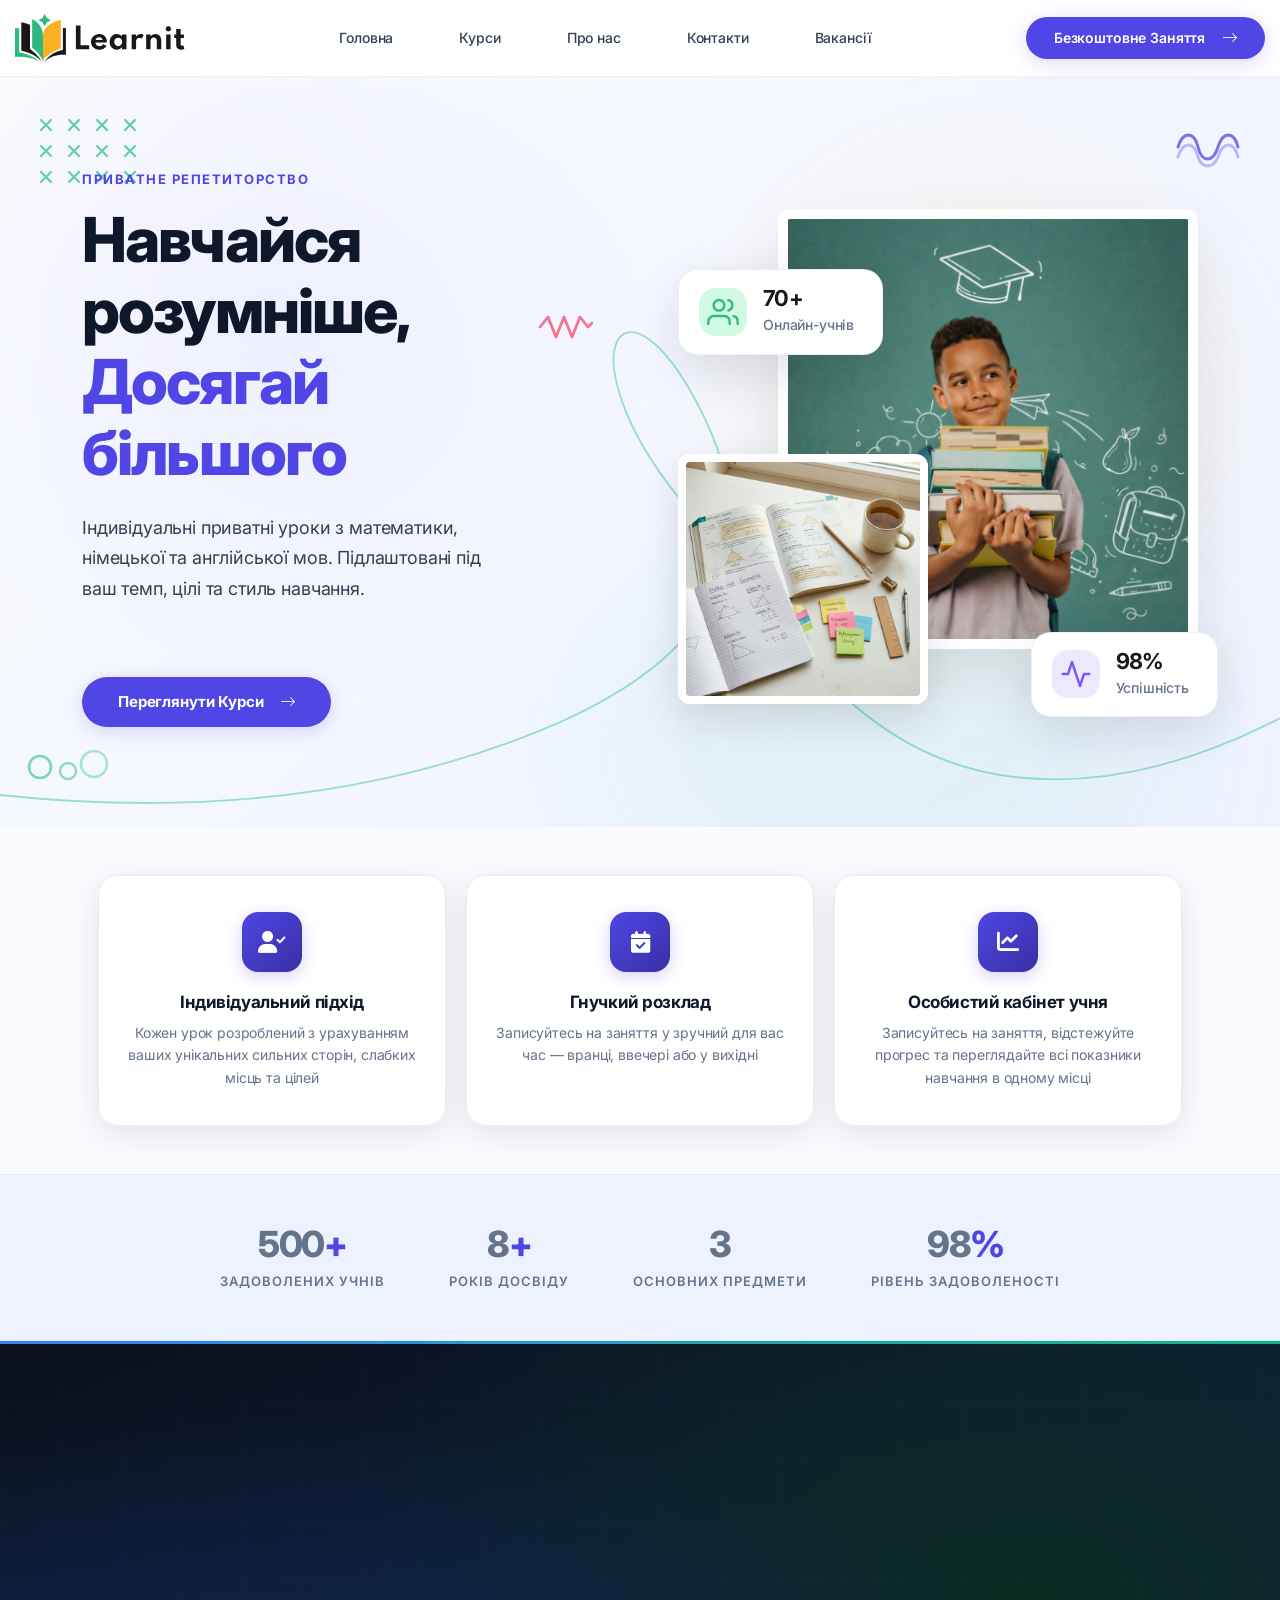
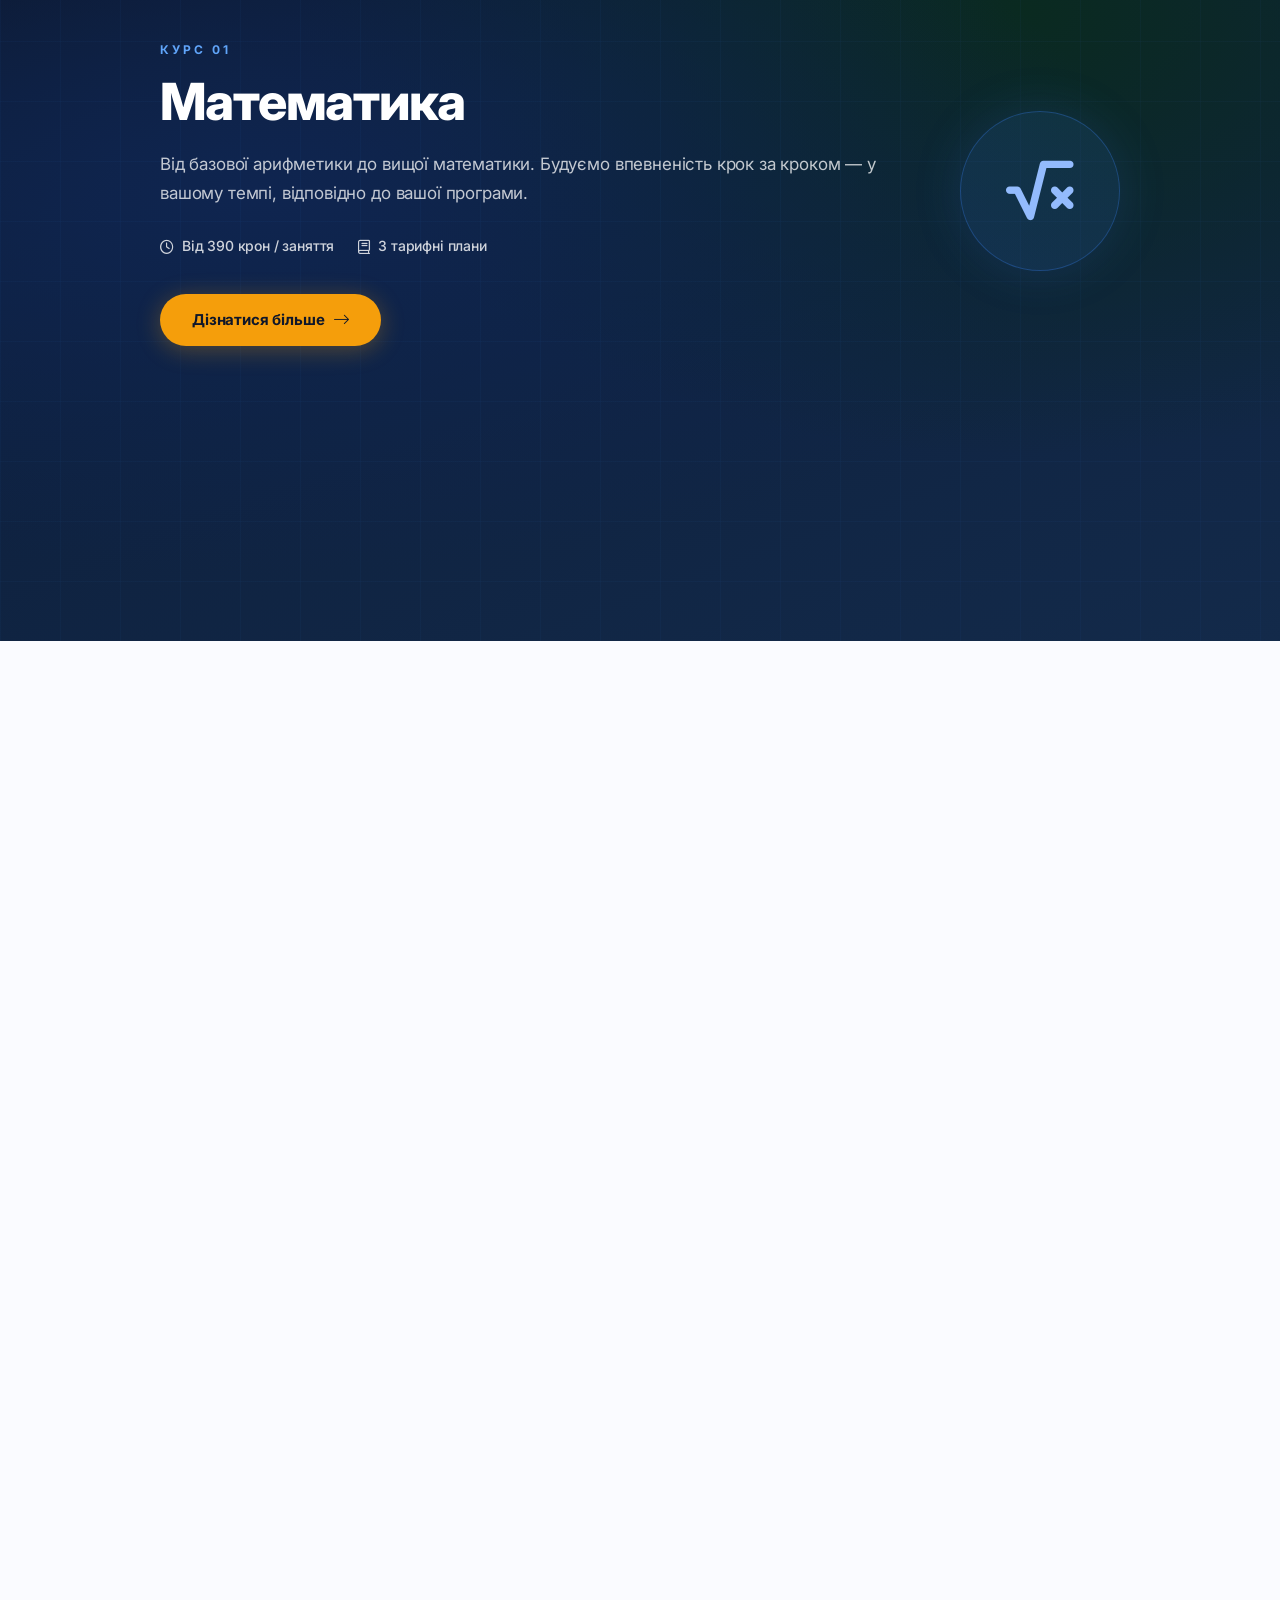
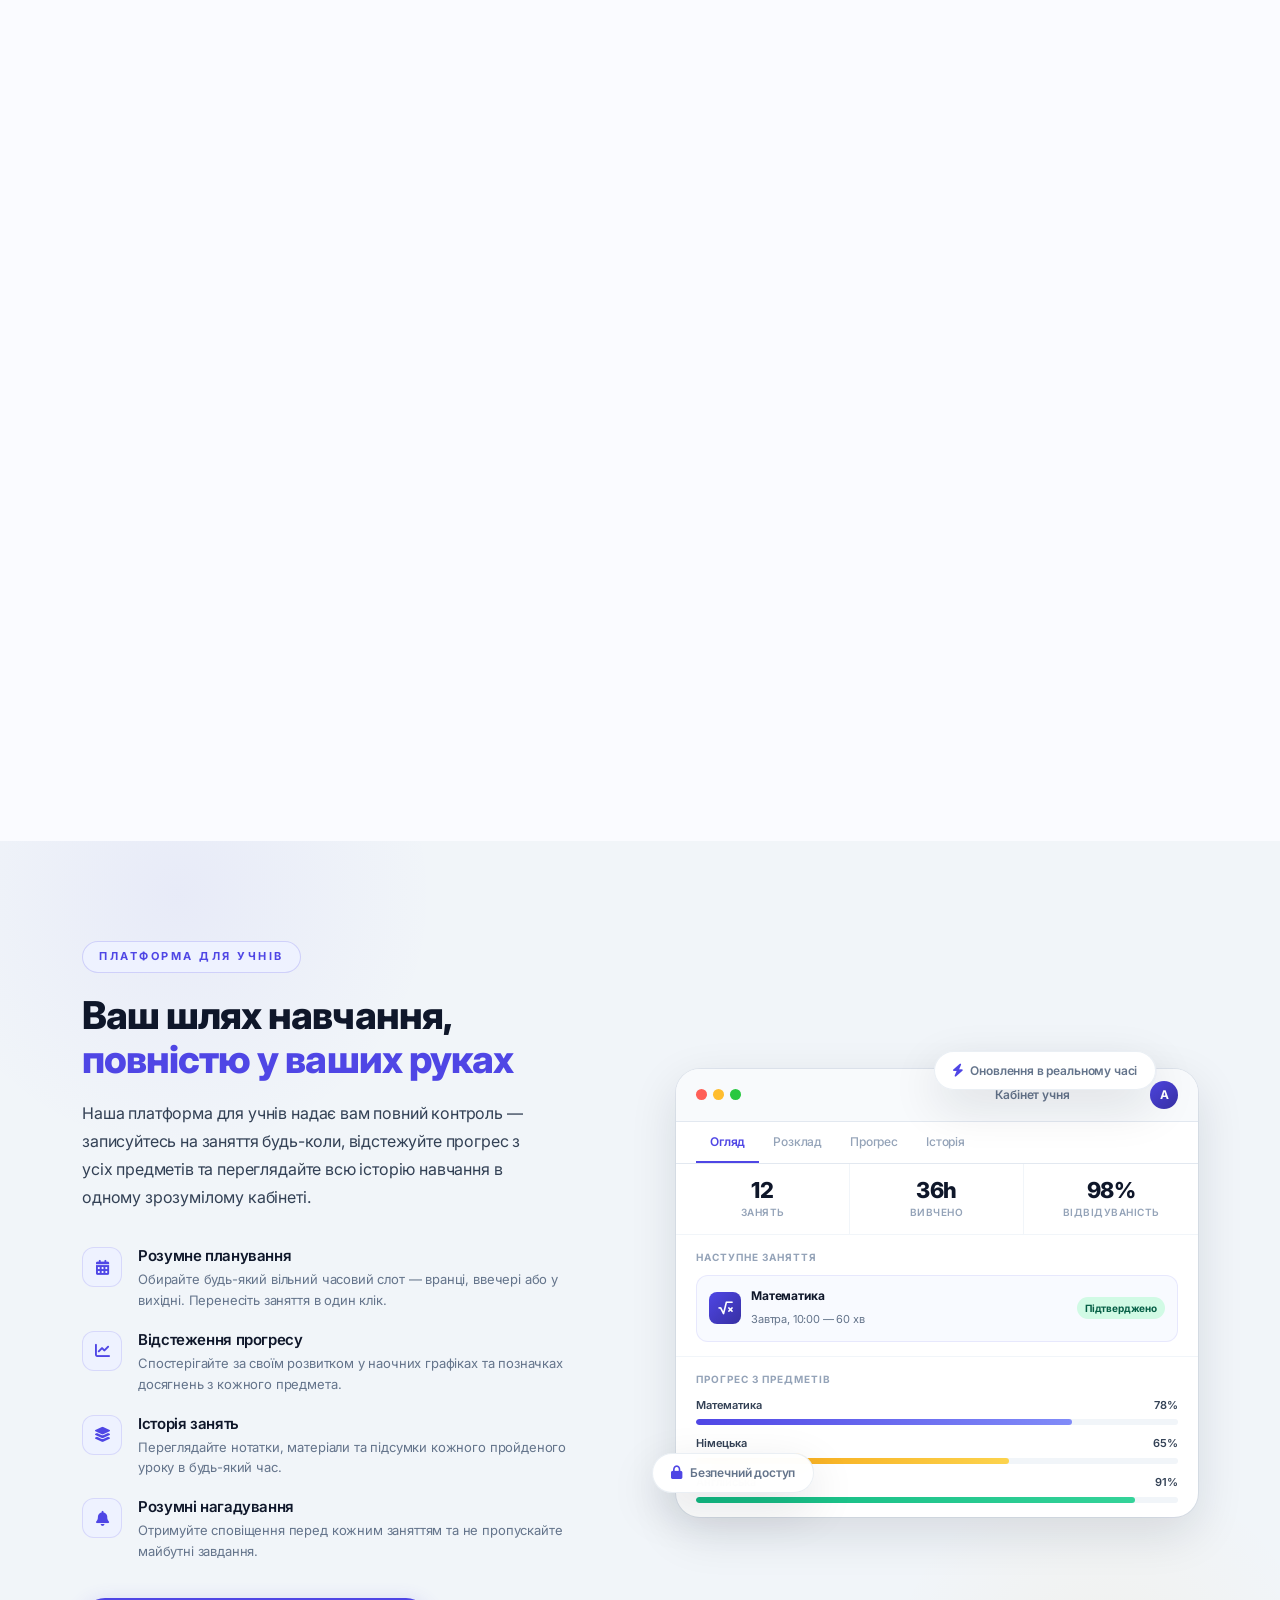
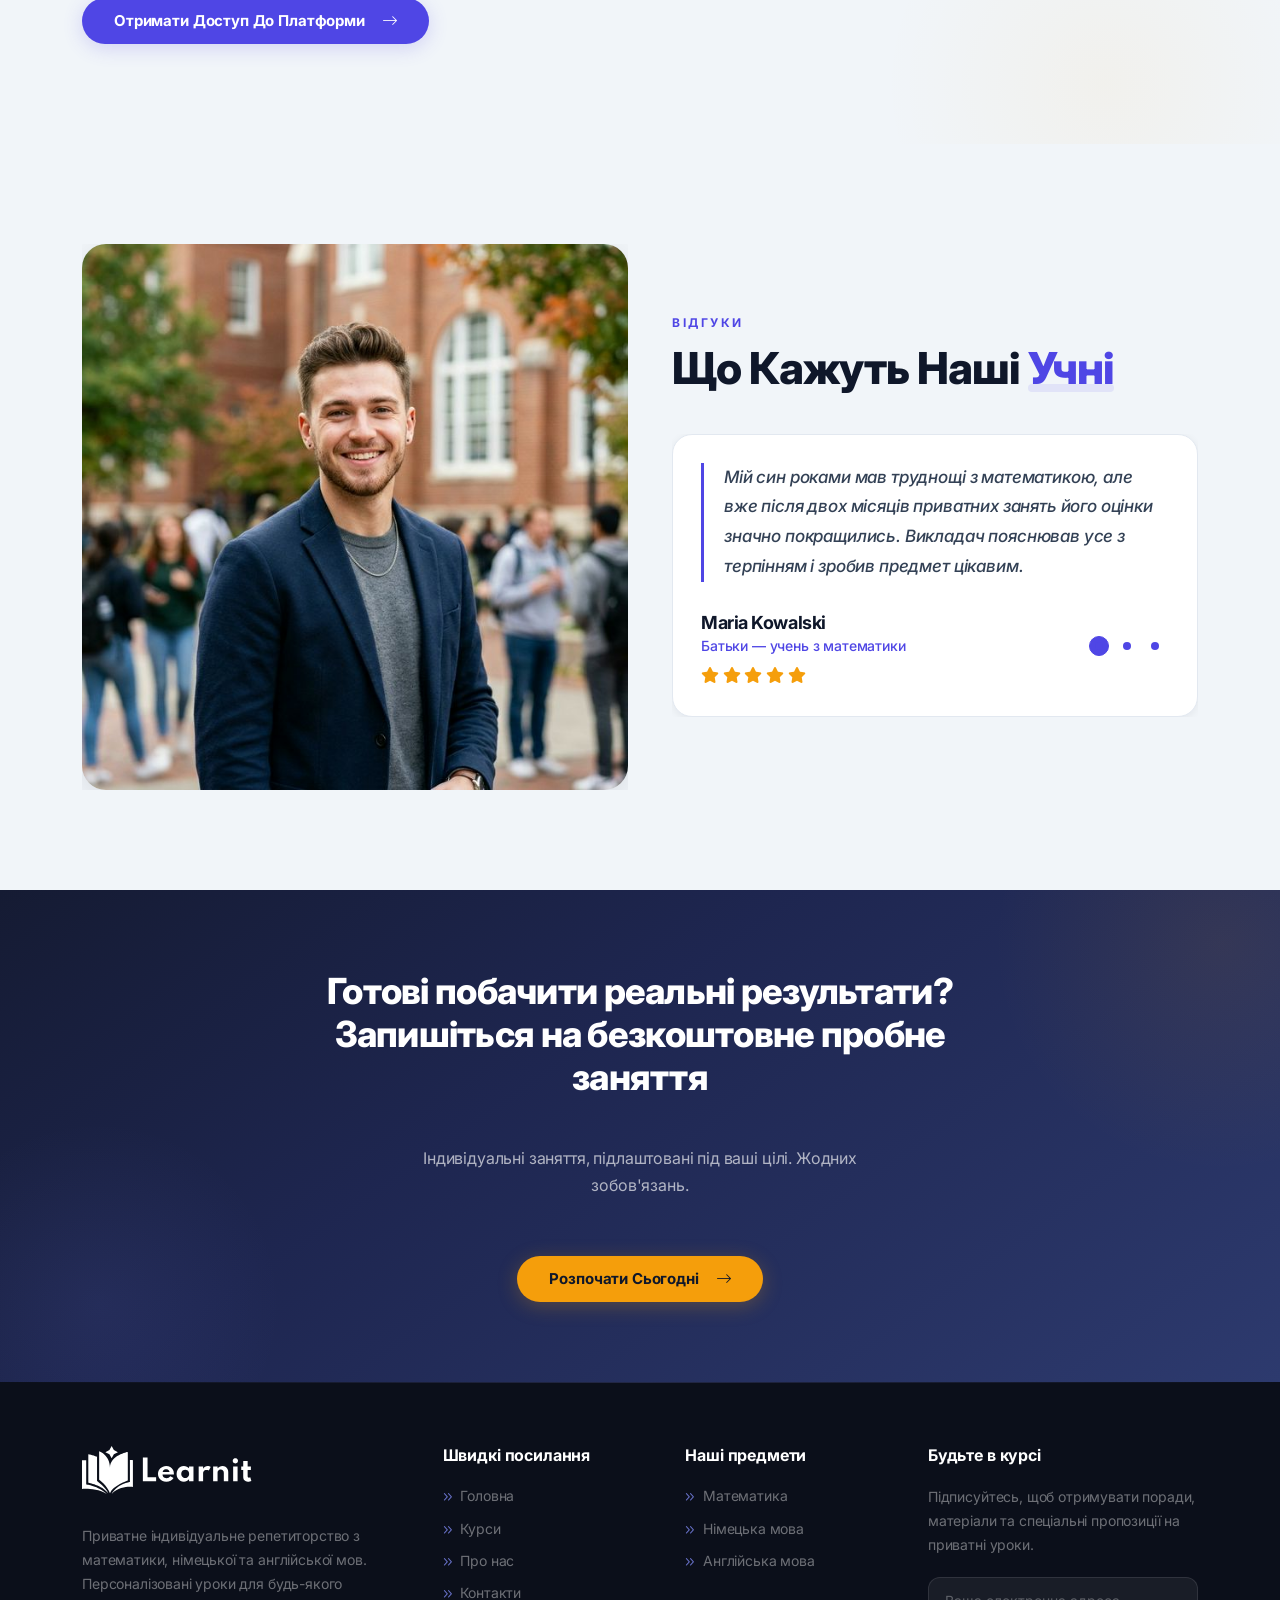
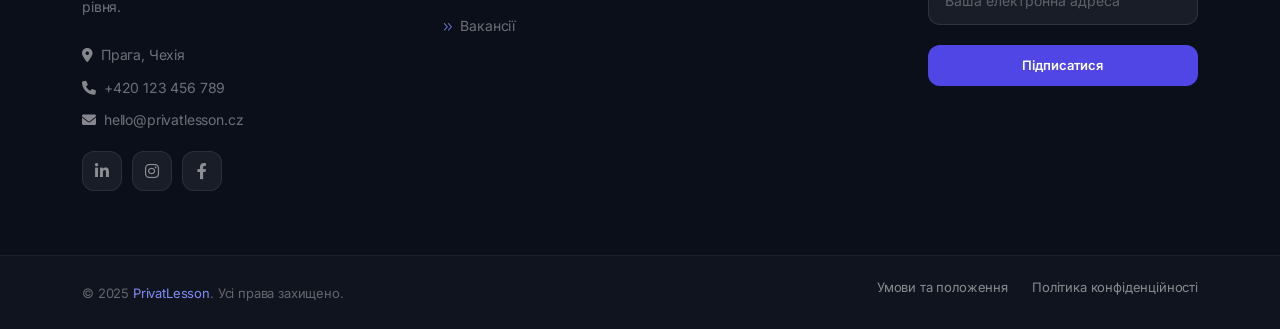
<file: index.html>
<!DOCTYPE html>
<html lang="en">

<head>
    <meta charset="UTF-8">
    <meta http-equiv="X-UA-Compatible" content="IE=edge">
    <meta name="viewport" content="width=device-width, initial-scale=1.0">
    <title>PrivatLesson — Приватне репетиторство з математики, німецької та англійської</title>
    <meta name="description" content="Індивідуальне репетиторство з математики, німецької та англійської мов. Уроки, підлаштовані під вас, гнучкий розклад і перевірені результати. Запишіться на безкоштовне пробне заняття сьогодні.">
    <!-- Favicon img -->
    <link rel="shortcut icon" href="assets/images/favicon.png">
    <!-- Google Fonts — Inter -->
    <link rel="preconnect" href="https://fonts.googleapis.com">
    <link rel="preconnect" href="https://fonts.gstatic.com" crossorigin>
    <link href="https://fonts.googleapis.com/css2?family=Inter:wght@300;400;500;600;700;800;900&display=swap" rel="stylesheet">
    <!-- Bootstarp min css -->
    <link rel="stylesheet" href="assets/css/bootstrap.min.css">
    <!-- Mean menu css -->
    <link rel="stylesheet" href="assets/css/meanmenu.css">
    <!-- All min css -->
    <link rel="stylesheet" href="assets/css/all.min.css">
    <!-- Swiper bundle min css -->
    <link rel="stylesheet" href="assets/css/swiper-bundle.min.css">
    <!-- Magnigic popup css -->
    <!-- Animate css -->
    <link rel="stylesheet" href="assets/css/animate.css">
    <!-- Nice select css -->
    <!-- Style css -->
    <link rel="stylesheet" href="assets/css/style.css">
    <!-- PrivatLesson Design System -->
    <link rel="stylesheet" href="assets/css/privatlesson.css">
</head>

<body>

    <!-- Preloader area start -->
    <div id="loading">
        <div id="loading-center">
            <div id="loading-center-absolute">
                <div class="loading-icon text-center d-flex flex-column align-items-center justify-content-center">
                    <img class="loading-logo" src="assets/images/preloader.svg" alt="icon">
                </div>
            </div>
        </div>
    </div>
    <!-- Preloader area end -->


    <!-- Header area start here -->
    <header class="header-area sticky-header">
        <div class="header__container">
            <div class="header__main">
                <a href="index.html" class="logo">
                    <img src="assets/images/logo/logo.svg" alt="logo">
                </a>
                <div class="main-menu">
                    <nav>
                        <ul>
                            <li><a href="index.html">Головна</a></li>
                            <li><a href="courses.html">Курси</a></li>
                            <li><a href="about.html">Про нас</a></li>
                            <li><a href="contact.html">Контакти</a></li>
                            <li><a href="vacancies.html">Вакансії</a></li>
                        </ul>
                    </nav>
                </div>
                <a href="https://dashboard.lumind.space/node/demo/page-register" class="btn-one nav-cta d-none d-lg-inline-flex">Безкоштовне заняття <i class="fa-light fa-arrow-right-long"></i></a>
                <button class="menubars d-block d-lg-none" type="button" data-bs-toggle="offcanvas"
                    data-bs-target="#menubar">
                    <span></span>
                    <span></span>
                    <span></span>
                </button>
            </div>
        </div>
    </header>
    <!-- Header area end here -->

    <!-- Sidebar area start here -->
    <div class="sidebar-area offcanvas offcanvas-end" id="menubar">
        <div class="offcanvas-header">
            <a href="index.html" class="logo">
                <img src="assets/images/logo/logo-light.svg" alt="logo">
            </a>
            <button type="button" class="btn-close" data-bs-dismiss="offcanvas"><i
                    class="fa-regular fa-xmark"></i></button>
        </div>
        <div class="offcanvas-body sidebar__body">
            <div class="mobile-menu overflow-hidden"></div>
        </div>
    </div>
    <!-- Sidebar area end here -->

    <main>

        <!-- Banner area start here -->
        <section class="banner-light">
            <!-- Top-left: grid of × cross marks (green) -->
            <div class="banner__shape-crosses">
                <svg width="100" height="68" viewBox="0 0 100 68" fill="none" xmlns="http://www.w3.org/2000/svg">
                    <g stroke="#10B981" stroke-width="2.2" stroke-linecap="round">
                        <line x1="3" y1="3" x2="13" y2="13"/><line x1="13" y1="3" x2="3" y2="13"/>
                        <line x1="31" y1="3" x2="41" y2="13"/><line x1="41" y1="3" x2="31" y2="13"/>
                        <line x1="59" y1="3" x2="69" y2="13"/><line x1="69" y1="3" x2="59" y2="13"/>
                        <line x1="87" y1="3" x2="97" y2="13"/><line x1="97" y1="3" x2="87" y2="13"/>
                        <line x1="3" y1="29" x2="13" y2="39"/><line x1="13" y1="29" x2="3" y2="39"/>
                        <line x1="31" y1="29" x2="41" y2="39"/><line x1="41" y1="29" x2="31" y2="39"/>
                        <line x1="59" y1="29" x2="69" y2="39"/><line x1="69" y1="29" x2="59" y2="39"/>
                        <line x1="87" y1="29" x2="97" y2="39"/><line x1="97" y1="29" x2="87" y2="39"/>
                        <line x1="3" y1="55" x2="13" y2="65"/><line x1="13" y1="55" x2="3" y2="65"/>
                        <line x1="31" y1="55" x2="41" y2="65"/><line x1="41" y1="55" x2="31" y2="65"/>
                        <line x1="59" y1="55" x2="69" y2="65"/><line x1="69" y1="55" x2="59" y2="65"/>
                        <line x1="87" y1="55" x2="97" y2="65"/><line x1="97" y1="55" x2="87" y2="65"/>
                    </g>
                </svg>
            </div>
            <!-- Bottom-left: small green circle outlines -->
            <div class="banner__shape-circles-bl">
                <svg width="85" height="65" viewBox="0 0 85 65" fill="none" xmlns="http://www.w3.org/2000/svg">
                    <circle cx="14" cy="51" r="11" stroke="#10B981" stroke-width="2.5" opacity="0.55"/>
                    <circle cx="42" cy="55" r="8"  stroke="#10B981" stroke-width="2.5" opacity="0.45"/>
                    <circle cx="68" cy="48" r="13" stroke="#10B981" stroke-width="2.5" opacity="0.35"/>
                </svg>
            </div>
            <!-- Center: red zigzag (ECG line) -->
            <div class="banner__shape-zigzag-1">
                <svg width="55" height="28" viewBox="0 0 55 28" fill="none" stroke="#F43F5E" stroke-width="2.8" stroke-linecap="round" stroke-linejoin="round">
                    <polyline points="2 14 10 4 18 24 26 4 34 24 42 4 50 14 54 10"></polyline>
                </svg>
            </div>
            <!-- Top-right: blue wavy squiggle -->
            <div class="banner__shape-squiggle">
                <svg width="68" height="44" viewBox="0 0 68 44" fill="none" xmlns="http://www.w3.org/2000/svg">
                    <path d="M4 22 C9 6, 20 6, 24 22 C28 38, 39 38, 44 22 C49 6, 60 6, 64 22" stroke="#4F46E5" stroke-width="3" stroke-linecap="round" fill="none"/>
                    <path d="M4 32 C9 16, 20 16, 24 32 C28 44, 39 44, 44 32 C49 16, 60 16, 64 32" stroke="#4F46E5" stroke-width="3" stroke-linecap="round" fill="none" opacity="0.45"/>
                </svg>
            </div>

            <!-- Large background blobs behind image -->
            <div class="banner__shape-blob-green"></div>
            <div class="banner__shape-blob-yellow"></div>

            <!-- Background curved lines matching the reference photo -->
            <div class="banner__shape-lines" style="position: absolute; top: 0; left: 0; width: 100%; height: 100%; z-index: 0; pointer-events: none; overflow: hidden;">
                <svg width="100%" height="100%" viewBox="0 0 1920 800" preserveAspectRatio="xMidYMid slice" fill="none" xmlns="http://www.w3.org/2000/svg">
                    <!-- Top-right Loop -->
                    <path d="M 1650,-50 C 1600,100 1800,200 1720,250 C 1660,290 1620,220 1680,180 C 1740,140 1850,220 1950,200" stroke="rgba(16, 185, 129, 0.4)" stroke-width="2" stroke-linecap="round" fill="none"/>
                    
                    <!-- Bottom-left sweep and main loops (routed cleanly beneath text and through gaps) -->
                    <path d="M -50,700 C 300,800 600,800 850,700 C 1050,620 1100,500 1020,350 C 940,200 880,300 1000,450 C 1120,600 1200,750 1400,750 C 1600,750 1800,600 2000,400" stroke="rgba(16, 185, 129, 0.4)" stroke-width="2" stroke-linecap="round" fill="none"/>
                </svg>
            </div>

            <div class="container">
                <div class="banner__content-wrap">
                    
                    <!-- Left Content -->
                    <div class="banner__content">
                        <h5 class="wow fadeInUp" data-wow-delay="00ms" data-wow-duration="1500ms">ПРИВАТНЕ РЕПЕТИТОРСТВО</h5>
                        <h1 class="wow fadeInUp" data-wow-delay="200ms" data-wow-duration="1500ms">Навчайся розумніше,
                            <br><span class="primary-color">Досягай більшого</span>
                        </h1>
                        <p class="mt-20 wow fadeInUp" data-wow-delay="400ms" data-wow-duration="1500ms">
                            Індивідуальні приватні уроки з математики, німецької та англійської мов.
                            Підлаштовані під ваш темп, цілі та стиль навчання.
                        </p>
                        <a href="contact.html" class="btn-one mt-40 wow fadeInUp" data-wow-delay="600ms"
                            data-wow-duration="1500ms">Переглянути курси <i class="fa-light fa-arrow-right-long"></i></a>
                    </div>

                    <!-- Right Image & Cards -->
                    <div class="banner__hero-img wow fadeInRight d-none d-lg-block" data-wow-delay="300ms" data-wow-duration="1500ms">
                        <!-- Two-image cluster -->
                        <div class="banner__img-cluster">
                            <!-- Main framed image (right) -->
                            <div class="banner__main-framed">
                                <img src="assets/images/team/team-image1.png" alt="Tutor teaching">
                            </div>
                            <!-- Secondary framed photo bottom-left -->
                            <div class="banner__secondary-framed">
                                <img src="assets/images/team/team-image3.jpg" alt="Student learning">
                            </div>
                        </div>

                        <!-- Floating Stat Card (Top Left) -->
                        <div class="floating-stat stat-1">
                            <div class="stat-icon icon-green">
                                <svg width="32" height="32" viewBox="0 0 24 24" fill="none" stroke="#2EB97E" stroke-width="1.8" stroke-linecap="round" stroke-linejoin="round">
                                    <path d="M17 21v-2a4 4 0 0 0-4-4H5a4 4 0 0 0-4 4v2"></path><circle cx="9" cy="7" r="4"></circle><path d="M23 21v-2a4 4 0 0 0-3-3.87"></path><path d="M16 3.13a4 4 0 0 1 0 7.75"></path>
                                </svg>
                            </div>
                            <div class="stat-text">
                                <h4 style="font-weight: 700; color: #181818;">70+</h4>
                                <span style="font-size: 14px; font-weight: 500; color: #64748b;">Онлайн-учнів</span>
                            </div>
                        </div>

                        <!-- Floating Stat Card (Bottom Right) -->
                        <div class="floating-stat stat-3">
                            <div class="stat-icon icon-purple">
                                <svg width="32" height="32" viewBox="0 0 24 24" fill="none" stroke="#8355F8" stroke-width="1.8" stroke-linecap="round" stroke-linejoin="round">
                                    <polyline points="22 12 18 12 15 21 9 3 6 12 2 12"></polyline>
                                </svg>
                            </div>
                            <div class="stat-text">
                                <h4 style="font-weight: 700; color: #181818;">98%</h4>
                                <span style="font-size: 14px; font-weight: 500; color: #64748b;">Успішність</span>
                            </div>
                        </div>
                    </div>
                    
                </div>
            </div>
        </section>
        <!-- Banner area end here -->

        <!-- Features Row -->
        <div class="container mt-5 mb-5">
            <div class="features-row wow fadeInUp mt-5" data-wow-delay="200ms" data-wow-duration="1500ms">
                <div class="feature-card">
                    <div class="feature-card__icon">
                        <i class="fa-solid fa-user-check"></i>
                    </div>
                    <h4>Індивідуальний підхід</h4>
                    <p>Кожен урок розроблений з урахуванням ваших унікальних сильних сторін, слабких місць та цілей</p>
                </div>
                <div class="feature-card">
                    <div class="feature-card__icon">
                        <i class="fa-solid fa-calendar-check"></i>
                    </div>
                    <h4>Гнучкий розклад</h4>
                    <p>Записуйтесь на заняття у зручний для вас час — вранці, ввечері або у вихідні</p>
                </div>
                <div class="feature-card">
                    <div class="feature-card__icon">
                        <i class="fa-solid fa-chart-line"></i>
                    </div>
                    <h4>Особистий кабінет учня</h4>
                    <p>Записуйтесь на заняття, відстежуйте прогрес та переглядайте всі показники навчання в одному місці</p>
                </div>
            </div>
        </div>

        <!-- Metrics Strip -->
        <section class="metrics-strip wow fadeInUp" data-wow-delay="200ms" data-wow-duration="1500ms">
            <div class="container">
                <div class="metrics-strip__inner">
                    <div class="metrics-strip__item">
                        <h3><span class="count">500</span>+</h3>
                        <p>Задоволених учнів</p>
                    </div>
                    <div class="metrics-strip__item">
                        <h3><span class="count">8</span>+</h3>
                        <p>Років досвіду</p>
                    </div>
                    <div class="metrics-strip__item">
                        <h3><span class="count">3</span></h3>
                        <p>Основних предмети</p>
                    </div>
                    <div class="metrics-strip__item">
                        <h3><span class="count">98</span>%</h3>
                        <p>Рівень задоволеності</p>
                    </div>
                </div>
            </div>
        </section>
        <!-- Metrics Strip end -->

        <!-- Courses area start here -->
        <div id="courses" class="courses-stack">
            <div class="courses-stack__sticky">

                <!-- Mathematics -->
                <div class="course-card course-card--math" data-card="0">
                    <div class="course-card__flag-stripe"></div>
                    <div class="course-card__inner">
                        <div class="course-card__content">
                            <span class="course-card__label">Курс 01</span>
                            <h2 class="course-card__title">Математика</h2>
                            <p class="course-card__desc">Від базової арифметики до вищої математики. Будуємо впевненість крок за кроком — у вашому темпі, відповідно до вашої програми.</p>
                            <div class="course-card__meta">
                                <div class="course-card__meta-item"><i class="fa-regular fa-clock"></i> Від 390 крон / заняття</div>
                                <div class="course-card__meta-item"><i class="fa-regular fa-book"></i> 3 тарифні плани</div>
                            </div>
                            <a href="courses.html#math-bundles" class="course-card__btn">Дізнатися більше <i class="fa-light fa-arrow-right-long"></i></a>
                        </div>
                        <div class="course-card__icon">
                            <i class="fa-solid fa-square-root-variable"></i>
                        </div>
                    </div>
                </div>

                <!-- German -->
                <div class="course-card course-card--german" data-card="1">
                    <div class="course-card__flag-stripe"></div>
                    <div class="course-card__inner">
                        <div class="course-card__content">
                            <span class="course-card__label">Курс 02</span>
                            <h2 class="course-card__title">Німецька мова</h2>
                            <p class="course-card__desc">Розмовна мова, граматика та підготовка до іспитів — від A1 до C2. Викладачі-носії мови супроводжують вас на кожному кроці.</p>
                            <div class="course-card__meta">
                                <div class="course-card__meta-item"><i class="fa-regular fa-clock"></i> Від 390 крон / заняття</div>
                                <div class="course-card__meta-item"><i class="fa-regular fa-book"></i> 3 тарифні плани</div>
                            </div>
                            <a href="courses.html#german-bundles" class="course-card__btn">Дізнатися більше <i class="fa-light fa-arrow-right-long"></i></a>
                        </div>
                        <div class="course-card__icon">
                            <i class="fa-solid fa-language"></i>
                        </div>
                    </div>
                </div>

                <!-- English -->
                <div class="course-card course-card--english" data-card="2">
                    <div class="course-card__flag-stripe"></div>
                    <div class="course-card__inner">
                        <div class="course-card__content">
                            <span class="course-card__label">Курс 03</span>
                            <h2 class="course-card__title">Англійська мова</h2>
                            <p class="course-card__desc">Загальна, ділова та академічна англійська з CELTA-сертифікованими викладачами. Від A1 до C2 — або підготовка до IELTS і Cambridge.</p>
                            <div class="course-card__meta">
                                <div class="course-card__meta-item"><i class="fa-regular fa-clock"></i> Від 390 крон / заняття</div>
                                <div class="course-card__meta-item"><i class="fa-regular fa-book"></i> 3 тарифні плани</div>
                            </div>
                            <a href="courses.html#english-bundles" class="course-card__btn">Дізнатися більше <i class="fa-light fa-arrow-right-long"></i></a>
                        </div>
                        <div class="course-card__icon">
                            <i class="fa-solid fa-book-open"></i>
                        </div>
                    </div>
                </div>

            </div>
        </div>
        <!-- Courses area end here -->

        <!-- Platform Section -->
        <section class="platform-area">
            <div class="container">
                <div class="platform__inner">

                    <!-- Left: copy & features -->
                    <div class="platform__left wow fadeInLeft" data-wow-delay="100ms" data-wow-duration="1200ms">
                        <span class="platform__badge">Платформа для учнів</span>
                        <h2 class="platform__title">Ваш шлях навчання,<br><span>повністю у ваших руках</span></h2>
                        <p class="platform__desc">Наша платформа для учнів надає вам повний контроль — записуйтесь на заняття будь-коли, відстежуйте прогрес з усіх предметів та переглядайте всю історію навчання в одному зрозумілому кабінеті.</p>

                        <div class="platform__features">
                            <div class="platform__feature">
                                <div class="platform__feature-icon">
                                    <i class="fa-solid fa-calendar-days"></i>
                                </div>
                                <div class="platform__feature-text">
                                    <h5>Розумне планування</h5>
                                    <p>Обирайте будь-який вільний часовий слот — вранці, ввечері або у вихідні. Перенесіть заняття в один клік.</p>
                                </div>
                            </div>
                            <div class="platform__feature">
                                <div class="platform__feature-icon">
                                    <i class="fa-solid fa-chart-line"></i>
                                </div>
                                <div class="platform__feature-text">
                                    <h5>Відстеження прогресу</h5>
                                    <p>Спостерігайте за своїм розвитком у наочних графіках та позначках досягнень з кожного предмета.</p>
                                </div>
                            </div>
                            <div class="platform__feature">
                                <div class="platform__feature-icon">
                                    <i class="fa-solid fa-layer-group"></i>
                                </div>
                                <div class="platform__feature-text">
                                    <h5>Історія занять</h5>
                                    <p>Переглядайте нотатки, матеріали та підсумки кожного пройденого уроку в будь-який час.</p>
                                </div>
                            </div>
                            <div class="platform__feature">
                                <div class="platform__feature-icon">
                                    <i class="fa-solid fa-bell"></i>
                                </div>
                                <div class="platform__feature-text">
                                    <h5>Розумні нагадування</h5>
                                    <p>Отримуйте сповіщення перед кожним заняттям та не пропускайте майбутні завдання.</p>
                                </div>
                            </div>
                        </div>

                        <a href="https://dashboard.lumind.space/node/demo/page-register" class="btn-one platform__cta">Отримати доступ до платформи <i class="fa-light fa-arrow-right-long"></i></a>
                    </div>

                    <!-- Right: dashboard mockup -->
                    <div class="platform__right wow fadeInRight" data-wow-delay="200ms" data-wow-duration="1200ms">
                        <div class="dash-mock">
                            <!-- Window chrome -->
                            <div class="dash-mock__header">
                                <div class="dash-mock__dots">
                                    <span class="dash-mock__dot dash-mock__dot--red"></span>
                                    <span class="dash-mock__dot dash-mock__dot--yellow"></span>
                                    <span class="dash-mock__dot dash-mock__dot--green"></span>
                                </div>
                                <span class="dash-mock__win-title">Кабінет учня</span>
                                <div class="dash-mock__avatar">A</div>
                            </div>
                            <!-- Tabs -->
                            <div class="dash-mock__tabs">
                                <span class="dash-mock__tab dash-mock__tab--active">Огляд</span>
                                <span class="dash-mock__tab">Розклад</span>
                                <span class="dash-mock__tab">Прогрес</span>
                                <span class="dash-mock__tab">Історія</span>
                            </div>
                            <!-- Stats row -->
                            <div class="dash-mock__stats">
                                <div class="dash-mock__stat">
                                    <span class="dash-mock__stat-num">12</span>
                                    <span class="dash-mock__stat-label">Занять</span>
                                </div>
                                <div class="dash-mock__stat">
                                    <span class="dash-mock__stat-num">36h</span>
                                    <span class="dash-mock__stat-label">Вивчено</span>
                                </div>
                                <div class="dash-mock__stat">
                                    <span class="dash-mock__stat-num">98%</span>
                                    <span class="dash-mock__stat-label">Відвідуваність</span>
                                </div>
                            </div>
                            <!-- Next session -->
                            <div class="dash-mock__section">
                                <span class="dash-mock__section-label">Наступне заняття</span>
                                <div class="dash-mock__session">
                                    <div class="dash-mock__session-icon">
                                        <i class="fa-solid fa-square-root-variable"></i>
                                    </div>
                                    <div class="dash-mock__session-info">
                                        <strong>Математика</strong>
                                        <span>Завтра, 10:00 &mdash; 60 хв</span>
                                    </div>
                                    <span class="dash-mock__session-badge">Підтверджено</span>
                                </div>
                            </div>
                            <!-- Progress bars -->
                            <div class="dash-mock__section">
                                <span class="dash-mock__section-label">Прогрес з предметів</span>
                                <div class="dash-mock__progress-item">
                                    <div class="dash-mock__progress-meta">
                                        <span>Математика</span><span>78%</span>
                                    </div>
                                    <div class="dash-mock__bar"><div class="dash-mock__bar-fill dash-mock__bar-fill--blue" style="width:78%"></div></div>
                                </div>
                                <div class="dash-mock__progress-item">
                                    <div class="dash-mock__progress-meta">
                                        <span>Німецька</span><span>65%</span>
                                    </div>
                                    <div class="dash-mock__bar"><div class="dash-mock__bar-fill dash-mock__bar-fill--yellow" style="width:65%"></div></div>
                                </div>
                                <div class="dash-mock__progress-item">
                                    <div class="dash-mock__progress-meta">
                                        <span>Англійська</span><span>91%</span>
                                    </div>
                                    <div class="dash-mock__bar"><div class="dash-mock__bar-fill dash-mock__bar-fill--green" style="width:91%"></div></div>
                                </div>
                            </div>
                        </div>

                        <!-- Floating badges -->
                        <div class="platform__float-badge platform__float-badge--1">
                            <i class="fa-solid fa-bolt"></i>
                            <span>Оновлення в реальному часі</span>
                        </div>
                        <div class="platform__float-badge platform__float-badge--2">
                            <i class="fa-solid fa-lock"></i>
                            <span>Безпечний доступ</span>
                        </div>
                    </div>

                </div>
            </div>
        </section>
        <!-- Platform Section end -->

        <!-- Testimonial area start here -->
        <section class="testimonial-area pt-120 pb-120">
            <div class="container">
                <div class="row g-4 align-items-center">
                    <div class="col-lg-6 wow fadeInRight" data-wow-delay="200ms" data-wow-duration="1500ms">
                        <div class="swiper testimonial__slider-image">
                            <div class="swiper-wrapper">
                                <div class="swiper-slide">
                                    <div class="testimonial__image image">
                                        <img src="assets/images/testimonial/testimonial-image1.png" alt="image">
                                    </div>
                                </div>
                                <div class="swiper-slide">
                                    <div class="testimonial__image image">
                                        <img src="assets/images/testimonial/testimonial-image1.png" alt="image">
                                    </div>
                                </div>
                                <div class="swiper-slide">
                                    <div class="testimonial__image image">
                                        <img src="assets/images/testimonial/testimonial-image1.png" alt="image">
                                    </div>
                                </div>
                            </div>
                        </div>
                    </div>
                    <div class="col-lg-6">
                        <div class="testimonial__right-item pl-40">
                            <div class="section-header mb-40">
                                <h5 class="wow fadeInUp" data-wow-delay="00ms" data-wow-duration="1500ms">ВІДГУКИ</h5>
                                <h2 class="wow fadeInUp" data-wow-delay="200ms" data-wow-duration="1500ms">Що кажуть наші <span>учні</span></h2>
                            </div>
                            <div class="swiper testimonial__slider wow fadeInDown" data-wow-delay="200ms"
                                data-wow-duration="1500ms">
                                <div class="swiper-wrapper">
                                    <div class="swiper-slide">
                                        <div class="testimonial__item">
                                            <p class="fw-500 fs-18">Мій син роками мав труднощі з математикою, але вже після двох місяців приватних занять його оцінки значно покращились. Викладач пояснював усе з терпінням і зробив предмет цікавим.</p>
                                            <div class="d-flex align-items-center justify-content-between gap-4 mt-30">
                                                <div>
                                                    <h4>Maria Kowalski</h4>
                                                    <span>Батьки — учень з математики</span>
                                                    <div class="star mt-1">
                                                        <i class="fa-sharp fa-solid fa-star"></i>
                                                        <i class="fa-sharp fa-solid fa-star"></i>
                                                        <i class="fa-sharp fa-solid fa-star"></i>
                                                        <i class="fa-sharp fa-solid fa-star"></i>
                                                        <i class="fa-sharp fa-solid fa-star"></i>
                                                    </div>
                                                </div>
                                                <div>
                                                    <div class="dot testimonial__dot"></div>
                                                </div>
                                            </div>
                                        </div>
                                    </div>
                                    <div class="swiper-slide">
                                        <div class="testimonial__item">
                                            <p class="fw-500 fs-18">Мені потрібно було скласти іспит B2 з німецької для вступу до університету. Індивідуальні заняття були ідеально підлаштовані під мої слабкі місця. Я склала з першої спроби!</p>
                                            <div class="d-flex align-items-center justify-content-between gap-4 mt-30">
                                                <div>
                                                    <h4>Olena Petrova</h4>
                                                    <span>Учениця з німецької</span>
                                                    <div class="star mt-1">
                                                        <i class="fa-sharp fa-solid fa-star"></i>
                                                        <i class="fa-sharp fa-solid fa-star"></i>
                                                        <i class="fa-sharp fa-solid fa-star"></i>
                                                        <i class="fa-sharp fa-solid fa-star"></i>
                                                        <i class="fa-sharp fa-solid fa-star"></i>
                                                    </div>
                                                </div>
                                                <div>
                                                    <div class="dot testimonial__dot"></div>
                                                </div>
                                            </div>
                                        </div>
                                    </div>
                                    <div class="swiper-slide">
                                        <div class="testimonial__item">
                                            <p class="fw-500 fs-18">Уроки англійської допомогли мені почуватись впевнено на ділових зустрічах. Мій викладач зосередився на реальних розмовах і навичках презентації, а не лише на граматичних вправах.</p>
                                            <div class="d-flex align-items-center justify-content-between gap-4 mt-30">
                                                <div>
                                                    <h4>Tomas Horak</h4>
                                                    <span>Учень з англійської</span>
                                                    <div class="star mt-1">
                                                        <i class="fa-sharp fa-solid fa-star"></i>
                                                        <i class="fa-sharp fa-solid fa-star"></i>
                                                        <i class="fa-sharp fa-solid fa-star"></i>
                                                        <i class="fa-sharp fa-solid fa-star"></i>
                                                        <i class="fa-sharp fa-solid fa-star disabled"></i>
                                                    </div>
                                                </div>
                                                <div>
                                                    <div class="dot testimonial__dot"></div>
                                                </div>
                                            </div>
                                        </div>
                                    </div>
                                </div>
                            </div>
                        </div>
                    </div>
                </div>
            </div>
        </section>
        <!-- Testimonial area end here -->


        <!-- Trial area start here -->
        <section class="trial-area pt-120 pb-120">
            <div class="container">
                <div class="trial__wrp">
                    <h2 class="text-white wow fadeInUp" data-wow-delay="00ms" data-wow-duration="1500ms">Готові побачити реальні результати? <br> Запишіться на безкоштовне пробне заняття</h2>
                    <p class="trial__subtitle wow fadeInUp" data-wow-delay="100ms" data-wow-duration="1500ms">Індивідуальні заняття, підлаштовані під ваші цілі. Жодних зобов'язань.</p>
                    <a href="https://dashboard.lumind.space/node/demo/page-register" class="btn-one-light wow fadeInUp" data-wow-delay="200ms"
                        data-wow-duration="1500ms">Розпочати сьогодні <i class="fa-light fa-arrow-right-long"></i></a>
                </div>
            </div>
        </section>
        <!-- Trial area end here -->

    </main>

    <!-- Footer area start here -->
    <footer class="footer-area">
        <div class="container">
            <div class="footer__wrp pt-100 pb-100">
                <div class="footer__item footer-about wow fadeInUp" data-wow-delay="00ms" data-wow-duration="1500ms">
                    <a href="index.html" class="logo mb-30">
                        <img src="assets/images/logo/logo.svg" alt="logo">
                    </a>
                    <p>Приватне індивідуальне репетиторство з математики, німецької та англійської мов. Персоналізовані уроки для будь-якого рівня.</p>
                    <ul class="mt-25">
                        <li><i class="fa-solid fa-location-dot me-2"></i><a href="#0" class="p-0">Прага, Чехія</a></li>
                        <li class="mt-2"><i class="fa-solid fa-phone me-2"></i><a href="tel:+420123456789" class="p-0">+420 123 456 789</a></li>
                        <li class="mt-2"><i class="fa-solid fa-envelope me-2"></i><a href="mailto:hello@privatlesson.cz" class="p-0">hello@privatlesson.cz</a></li>
                    </ul>
                    <div class="footer-social">
                        <a href="#0" aria-label="LinkedIn"><i class="fa-brands fa-linkedin-in"></i></a>
                        <a href="#0" aria-label="Instagram"><i class="fa-brands fa-instagram"></i></a>
                        <a href="#0" aria-label="Facebook"><i class="fa-brands fa-facebook-f"></i></a>
                    </div>
                </div>
                <div class="footer__item item-sm wow fadeInUp" data-wow-delay="200ms" data-wow-duration="1500ms">
                    <h3 class="footer-title">Швидкі посилання</h3>
                    <ul>
                        <li><a href="index.html"><i class="fa-regular fa-angles-right me-1"></i> Головна</a></li>
                        <li><a href="courses.html"><i class="fa-regular fa-angles-right me-1"></i> Курси</a></li>
                        <li><a href="about.html"><i class="fa-regular fa-angles-right me-1"></i> Про нас</a></li>
                        <li><a href="contact.html"><i class="fa-regular fa-angles-right me-1"></i> Контакти</a></li>
                        <li><a href="vacancies.html"><i class="fa-regular fa-angles-right me-1"></i> Вакансії</a></li>
                    </ul>
                </div>
                <div class="footer__item item-sm wow fadeInUp" data-wow-delay="400ms" data-wow-duration="1500ms">
                    <h3 class="footer-title">Наші предмети</h3>
                    <ul>
                        <li><a href="courses.html"><i class="fa-regular fa-angles-right me-1"></i> Математика</a></li>
                        <li><a href="courses.html"><i class="fa-regular fa-angles-right me-1"></i> Німецька мова</a></li>
                        <li><a href="courses.html"><i class="fa-regular fa-angles-right me-1"></i> Англійська мова</a></li>
                    </ul>
                </div>
                <div class="footer__item footer-subscribe wow fadeInUp" data-wow-delay="600ms"
                    data-wow-duration="1500ms">
                    <h3 class="footer-title">Будьте в курсі</h3>
                    <p class="mb-20">Підписуйтесь, щоб отримувати поради, матеріали та спеціальні пропозиції на приватні уроки.</p>
                    <div class="footer-newsletter">
                        <input type="email" placeholder="Ваша електронна адреса">
                        <button>Підписатися</button>
                    </div>
                </div>
            </div>
        </div>
        <div class="footer__copyright">
            <div class="container">
                <div class="d-flex gap-1 flex-wrap align-items-center justify-content-md-between justify-content-center">
                    <p class="wow fadeInDown" data-wow-delay="00ms" data-wow-duration="1500ms">&copy; 2025
                        <a href="#0" class="primary-color">PrivatLesson</a>. Усі права захищено.</p>
                    <ul class="d-flex align-items-center gap-4 wow fadeInDown" data-wow-delay="200ms"
                        data-wow-duration="1500ms">
                        <li><a href="#0">Умови та положення</a></li>
                        <li><a href="#0">Політика конфіденційності</a></li>
                    </ul>
                </div>
            </div>
        </div>
    </footer>
    <!-- Footer area end here -->

    <!-- Back to top area start here -->
    <div class="scroll-up">
        <svg class="scroll-circle svg-content" width="100%" height="100%" viewBox="-1 -1 102 102">
            <path d="M50,1 a49,49 0 0,1 0,98 a49,49 0 0,1 0,-98" />
        </svg>
    </div>
    <!-- Back to top area end here -->

    <!-- Jquery 3. 7. 1 Min Js -->
    <script src="assets/js/jquery-3.7.1.min.js"></script>
    <!-- Bootstrap min Js -->
    <script src="assets/js/bootstrap.min.js"></script>
    <!-- Mean menu Js -->
    <script src="assets/js/meanmenu.js"></script>
    <!-- Swiper bundle min Js -->
    <script src="assets/js/swiper-bundle.min.js"></script>
    <!-- Counterup min Js -->
    <script src="assets/js/jquery.counterup.min.js"></script>
    <!-- Wow min Js -->
    <script src="assets/js/wow.min.js"></script>
    <!-- Magnific popup min Js -->
    <!-- Nice select min Js -->
    <!-- Parallax Js -->
    <!-- Waypoints Js -->
    <script src="assets/js/jquery.waypoints.js"></script>
    <!-- Script Js -->
    <script src="assets/js/script.js"></script>

    <!-- Courses sticky stacking cards -->
    <script>
    (function () {
        var stack = document.querySelector('.courses-stack');
        var cards = document.querySelectorAll('.course-card');
        var count = cards.length;
        if (!stack || count < 2) return;

        var scrollPerCard = window.innerHeight;
        stack.style.height = (count * scrollPerCard) + 'px';

        function onScroll() {
            var rect = stack.getBoundingClientRect();
            var scrolled = -rect.top;
            var progress = Math.max(0, scrolled) / scrollPerCard;
            var activeIndex = Math.min(Math.floor(progress), count - 1);
            var frac = progress - activeIndex;

            for (var i = 0; i < count; i++) {
                var card = cards[i];
                if (i < activeIndex) {
                    card.style.transform = 'translateY(0)';
                    card.style.opacity = '0';
                    card.style.zIndex = i;
                    card.style.pointerEvents = 'none';
                } else if (i === activeIndex) {
                    card.style.transform = 'translateY(0)';
                    card.style.opacity = '1';
                    card.style.zIndex = count - i;
                    card.style.pointerEvents = 'auto';
                } else if (i === activeIndex + 1) {
                    var translateY = (1 - frac) * 100;
                    card.style.transform = 'translateY(' + translateY + '%)';
                    card.style.opacity = '1';
                    card.style.zIndex = count + 1;
                } else {
                    card.style.transform = 'translateY(100%)';
                    card.style.opacity = '1';
                    card.style.zIndex = 0;
                }
            }
        }

        window.addEventListener('scroll', onScroll, { passive: true });
        window.addEventListener('resize', function () {
            scrollPerCard = window.innerHeight;
            stack.style.height = (count * scrollPerCard) + 'px';
            onScroll();
        });
        onScroll();
    })();
    </script>
</body>

</html>
</file>
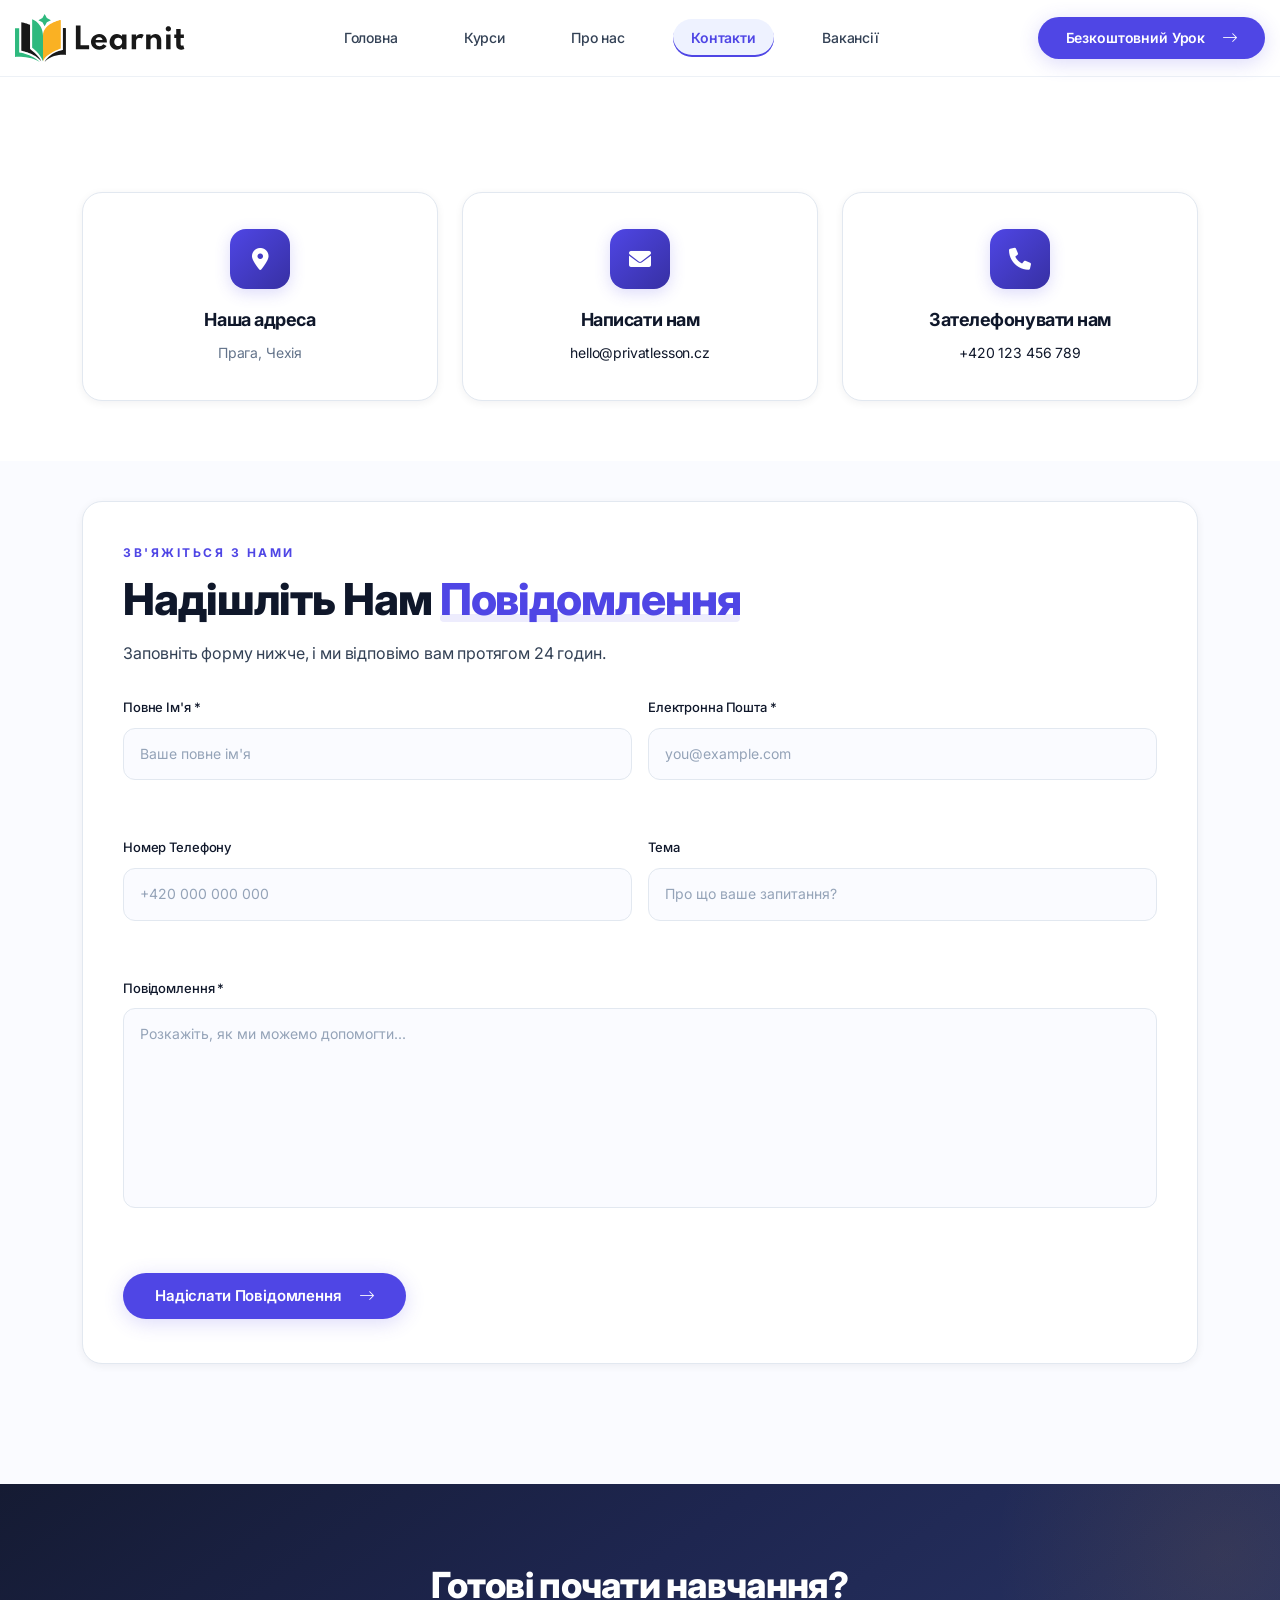
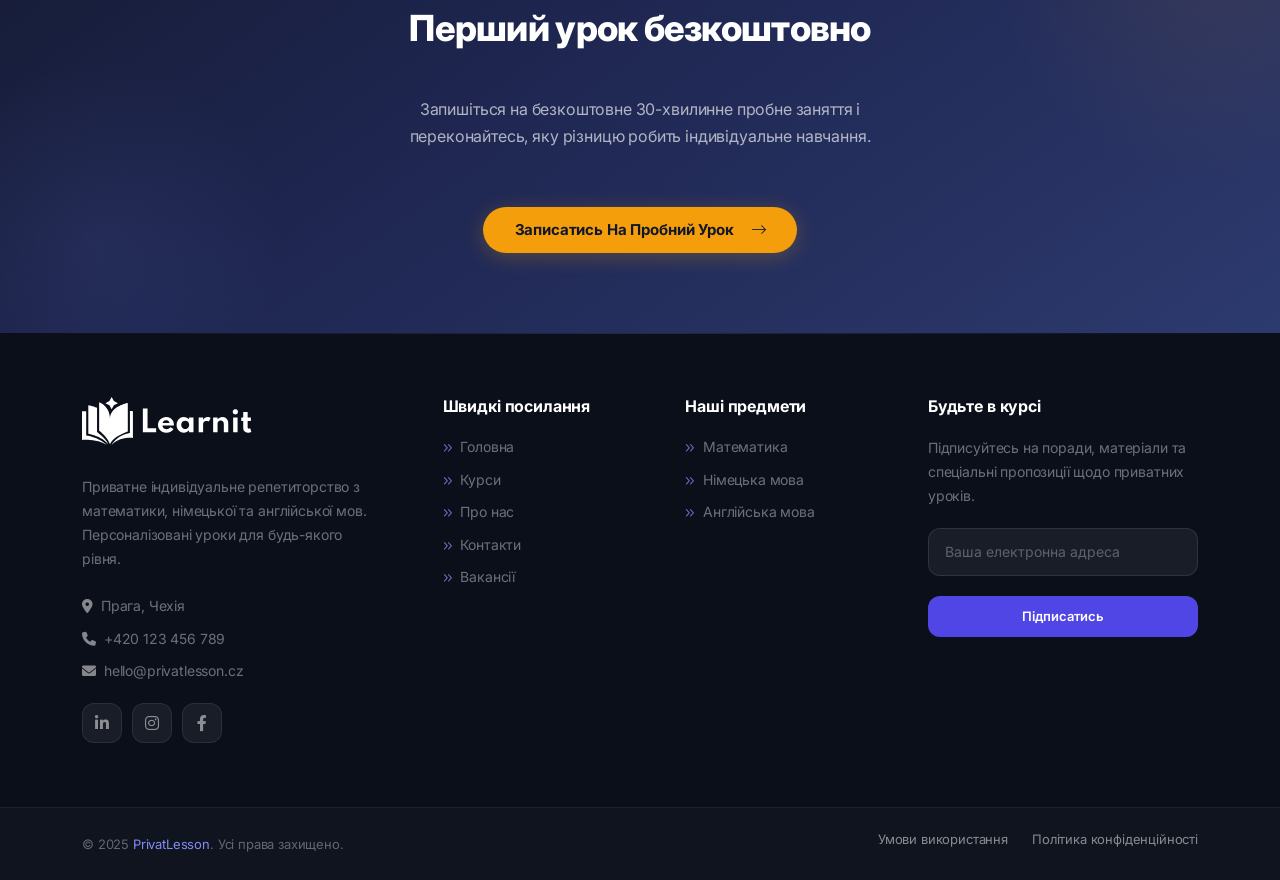
<file: contact.html>
<!DOCTYPE html>
<html lang="en">

<head>
    <meta charset="UTF-8">
    <meta http-equiv="X-UA-Compatible" content="IE=edge">
    <meta name="viewport" content="width=device-width, initial-scale=1.0">
    <title>Зв'яжіться з нами — PrivatLesson | Запишіться на безкоштовне пробне заняття</title>
    <meta name="description" content="Зв'яжіться з PrivatLesson. Запишіться на безкоштовне пробне заняття, дізнайтесь про наші курси або відвідайте нас у Празі. Ми відповідаємо протягом 24 годин.">
    <link rel="shortcut icon" href="assets/images/favicon.png">
    <link rel="preconnect" href="https://fonts.googleapis.com">
    <link rel="preconnect" href="https://fonts.gstatic.com" crossorigin>
    <link href="https://fonts.googleapis.com/css2?family=Inter:wght@300;400;500;600;700;800;900&display=swap" rel="stylesheet">
    <link rel="stylesheet" href="assets/css/bootstrap.min.css">
    <link rel="stylesheet" href="assets/css/meanmenu.css">
    <link rel="stylesheet" href="assets/css/all.min.css">
    <link rel="stylesheet" href="assets/css/swiper-bundle.min.css">
    <link rel="stylesheet" href="assets/css/animate.css">
    <link rel="stylesheet" href="assets/css/style.css">
    <link rel="stylesheet" href="assets/css/privatlesson.css">
</head>

<body>

    <!-- Preloader -->
    <div id="loading">
        <div id="loading-center">
            <div id="loading-center-absolute">
                <div class="loading-icon text-center d-flex flex-column align-items-center justify-content-center">
                    <img class="loading-logo" src="assets/images/preloader.svg" alt="Loading PrivatLesson">
                </div>
            </div>
        </div>
    </div>

    <!-- Header -->
    <header class="header-area sticky-header">
        <div class="header__container">
            <div class="header__main">
                <a href="index.html" class="logo">
                    <img src="assets/images/logo/logo.svg" alt="PrivatLesson logo">
                </a>
                <div class="main-menu">
                    <nav>
                        <ul>
                            <li><a href="index.html">Головна</a></li>
                            <li><a href="courses.html">Курси</a></li>
                            <li><a href="about.html">Про нас</a></li>
                            <li class="active"><a href="contact.html">Контакти</a></li>
                            <li><a href="vacancies.html">Вакансії</a></li>
                        </ul>
                    </nav>
                </div>
                <a href="https://dashboard.lumind.space/node/demo/page-register" class="btn-one nav-cta d-none d-lg-inline-flex">Безкоштовний урок <i class="fa-light fa-arrow-right-long"></i></a>
                <button class="menubars d-block d-lg-none" type="button" data-bs-toggle="offcanvas" data-bs-target="#menubar">
                    <span></span><span></span><span></span>
                </button>
            </div>
        </div>
    </header>

    <!-- Sidebar -->
    <div class="sidebar-area offcanvas offcanvas-end" id="menubar">
        <div class="offcanvas-header">
            <a href="index.html" class="logo"><img src="assets/images/logo/logo-light.svg" alt="PrivatLesson logo"></a>
            <button type="button" class="btn-close" data-bs-dismiss="offcanvas"><i class="fa-regular fa-xmark"></i></button>
        </div>
        <div class="offcanvas-body sidebar__body">
            <div class="mobile-menu overflow-hidden"></div>
        </div>
    </div>

    <main>



        <!-- Contact Info Cards -->
        <section class="contact-area pt-120 pb-60">
            <div class="container">
                <div class="row g-4 contact__info">
                    <div class="col-lg-4 wow fadeInUp" data-wow-delay="00ms" data-wow-duration="1500ms">
                        <div class="item">
                            <div class="contact-icon-box">
                                <i class="fa-solid fa-location-dot"></i>
                            </div>
                            <h3>Наша адреса</h3>
                            <p class="mt-10">Прага, Чехія</p>
                        </div>
                    </div>
                    <div class="col-lg-4 wow fadeInUp" data-wow-delay="100ms" data-wow-duration="1500ms">
                        <div class="item">
                            <div class="contact-icon-box">
                                <i class="fa-solid fa-envelope"></i>
                            </div>
                            <h3>Написати нам</h3>
                            <p class="mt-10"><a href="mailto:hello@privatlesson.cz">hello@privatlesson.cz</a></p>
                        </div>
                    </div>
                    <div class="col-lg-4 wow fadeInUp" data-wow-delay="200ms" data-wow-duration="1500ms">
                        <div class="item">
                            <div class="contact-icon-box">
                                <i class="fa-solid fa-phone"></i>
                            </div>
                            <h3>Зателефонувати нам</h3>
                            <p class="mt-10"><a href="tel:+420123456789">+420 123 456 789</a></p>
                        </div>
                    </div>
                </div>
            </div>
        </section>

        <!-- Contact Form + Map -->
        <section class="pb-120">
            <div class="container">
                <div class="row g-4">
                    <div class="col-12 wow fadeInUp" data-wow-delay="00ms" data-wow-duration="1500ms" style="padding-top: 40px;">
                        <div class="contact__item">
                            <div class="section-header mb-30">
                                <h5>ЗВ'ЯЖІТЬСЯ З НАМИ</h5>
                                <h2>Надішліть нам <span>повідомлення</span></h2>
                                <p class="mt-10">Заповніть форму нижче, і ми відповімо вам протягом 24 годин.</p>
                            </div>

                            <div id="formSuccess" class="form-success-message mb-20">
                                <i class="fa-solid fa-circle-check me-2"></i> Дякуємо! Ваше повідомлення надіслано. Ми відповімо протягом 24 годин.
                            </div>
                            <div id="formError" class="form-error-message mb-20">
                                <i class="fa-solid fa-circle-exclamation me-2"></i> Будь ласка, виправте помилки нижче та спробуйте ще раз.
                            </div>

                            <form id="contactForm" novalidate>
                                <div class="row g-3">
                                    <div class="col-md-6">
                                        <div class="form-field">
                                            <label for="contactName">Повне ім'я *</label>
                                            <input type="text" id="contactName" name="name" placeholder="Ваше повне ім'я" required>
                                            <span class="error-msg">Будь ласка, введіть своє ім'я</span>
                                        </div>
                                    </div>
                                    <div class="col-md-6">
                                        <div class="form-field">
                                            <label for="contactEmail">Електронна пошта *</label>
                                            <input type="email" id="contactEmail" name="email" placeholder="you@example.com" required>
                                            <span class="error-msg">Будь ласка, введіть дійсну електронну адресу</span>
                                        </div>
                                    </div>
                                    <div class="col-md-6">
                                        <div class="form-field">
                                            <label for="contactPhone">Номер телефону</label>
                                            <input type="tel" id="contactPhone" name="phone" placeholder="+420 000 000 000">
                                            <span class="error-msg">Будь ласка, введіть дійсний номер телефону</span>
                                        </div>
                                    </div>
                                    <div class="col-md-6">
                                        <div class="form-field">
                                            <label for="contactSubject">Тема</label>
                                            <input type="text" id="contactSubject" name="subject" placeholder="Про що ваше запитання?">
                                        </div>
                                    </div>
                                    <div class="col-12">
                                        <div class="form-field">
                                            <label for="contactMessage">Повідомлення *</label>
                                            <textarea id="contactMessage" name="message" placeholder="Розкажіть, як ми можемо допомогти..." rows="5" required></textarea>
                                            <span class="error-msg">Будь ласка, введіть своє повідомлення</span>
                                        </div>
                                    </div>
                                    <div class="col-12">
                                        <button type="submit" class="btn-one">Надіслати повідомлення <i class="fa-light fa-arrow-right-long"></i></button>
                                    </div>
                                </div>
                            </form>
                        </div>
                    </div>
                </div>
            </div>
        </section>

        <!-- CTA -->
        <section class="trial-area pt-120 pb-120">
            <div class="container">
                <div class="trial__wrp">
                    <h2 class="text-white wow fadeInUp" data-wow-delay="00ms" data-wow-duration="1500ms">Готові почати навчання? <br> Перший урок безкоштовно</h2>
                    <p class="trial__subtitle wow fadeInUp" data-wow-delay="100ms" data-wow-duration="1500ms">Запишіться на безкоштовне 30-хвилинне пробне заняття і переконайтесь, яку різницю робить індивідуальне навчання.</p>
                    <a href="https://dashboard.lumind.space/node/demo/page-register" class="btn-one-light wow fadeInUp" data-wow-delay="200ms" data-wow-duration="1500ms">Записатись на пробний урок <i class="fa-light fa-arrow-right-long"></i></a>
                </div>
            </div>
        </section>

    </main>

    <!-- Footer -->
    <footer class="footer-area">
        <div class="container">
            <div class="footer__wrp pt-100 pb-100">
                <div class="footer__item footer-about wow fadeInUp" data-wow-delay="00ms" data-wow-duration="1500ms">
                    <a href="index.html" class="logo mb-30"><img src="assets/images/logo/logo.svg" alt="PrivatLesson logo"></a>
                    <p>Приватне індивідуальне репетиторство з математики, німецької та англійської мов. Персоналізовані уроки для будь-якого рівня.</p>
                    <ul class="mt-25">
                        <li><i class="fa-solid fa-location-dot me-2"></i><a href="#0" class="p-0">Прага, Чехія</a></li>
                        <li class="mt-2"><i class="fa-solid fa-phone me-2"></i><a href="tel:+420123456789" class="p-0">+420 123 456 789</a></li>
                        <li class="mt-2"><i class="fa-solid fa-envelope me-2"></i><a href="mailto:hello@privatlesson.cz" class="p-0">hello@privatlesson.cz</a></li>
                    </ul>
                    <div class="footer-social">
                        <a href="#0" aria-label="LinkedIn"><i class="fa-brands fa-linkedin-in"></i></a>
                        <a href="#0" aria-label="Instagram"><i class="fa-brands fa-instagram"></i></a>
                        <a href="#0" aria-label="Facebook"><i class="fa-brands fa-facebook-f"></i></a>
                    </div>
                </div>
                <div class="footer__item item-sm wow fadeInUp" data-wow-delay="200ms" data-wow-duration="1500ms">
                    <h3 class="footer-title">Швидкі посилання</h3>
                    <ul>
                        <li><a href="index.html"><i class="fa-regular fa-angles-right me-1"></i> Головна</a></li>
                        <li><a href="courses.html"><i class="fa-regular fa-angles-right me-1"></i> Курси</a></li>
                        <li><a href="about.html"><i class="fa-regular fa-angles-right me-1"></i> Про нас</a></li>
                        <li><a href="contact.html"><i class="fa-regular fa-angles-right me-1"></i> Контакти</a></li>
                        <li><a href="vacancies.html"><i class="fa-regular fa-angles-right me-1"></i> Вакансії</a></li>
                    </ul>
                </div>
                <div class="footer__item item-sm wow fadeInUp" data-wow-delay="400ms" data-wow-duration="1500ms">
                    <h3 class="footer-title">Наші предмети</h3>
                    <ul>
                        <li><a href="courses.html"><i class="fa-regular fa-angles-right me-1"></i> Математика</a></li>
                        <li><a href="courses.html"><i class="fa-regular fa-angles-right me-1"></i> Німецька мова</a></li>
                        <li><a href="courses.html"><i class="fa-regular fa-angles-right me-1"></i> Англійська мова</a></li>
                    </ul>
                </div>
                <div class="footer__item footer-subscribe wow fadeInUp" data-wow-delay="600ms" data-wow-duration="1500ms">
                    <h3 class="footer-title">Будьте в курсі</h3>
                    <p class="mb-20">Підписуйтесь на поради, матеріали та спеціальні пропозиції щодо приватних уроків.</p>
                    <div class="footer-newsletter">
                        <input type="email" placeholder="Ваша електронна адреса">
                        <button>Підписатись</button>
                    </div>
                </div>
            </div>
        </div>
        <div class="footer__copyright">
            <div class="container">
                <div class="d-flex gap-1 flex-wrap align-items-center justify-content-md-between justify-content-center">
                    <p>&copy; 2025 <a href="#0" class="primary-color">PrivatLesson</a>. Усі права захищено.</p>
                    <ul class="d-flex align-items-center gap-4">
                        <li><a href="#0">Умови використання</a></li>
                        <li><a href="#0">Політика конфіденційності</a></li>
                    </ul>
                </div>
            </div>
        </div>
    </footer>

    <!-- Back to top -->
    <div class="scroll-up">
        <svg class="scroll-circle svg-content" width="100%" height="100%" viewBox="-1 -1 102 102">
            <path d="M50,1 a49,49 0 0,1 0,98 a49,49 0 0,1 0,-98" />
        </svg>
    </div>

    <script src="assets/js/jquery-3.7.1.min.js"></script>
    <script src="assets/js/bootstrap.min.js"></script>
    <script src="assets/js/meanmenu.js"></script>
    <script src="assets/js/swiper-bundle.min.js"></script>
    <script src="assets/js/jquery.counterup.min.js"></script>
    <script src="assets/js/wow.min.js"></script>
    <script src="assets/js/jquery.waypoints.js"></script>
    <script src="assets/js/script.js"></script>

    <!-- Contact Form Validation -->
    <script>
    (function() {
        var form = document.getElementById('contactForm');
        var successMsg = document.getElementById('formSuccess');
        var errorMsg = document.getElementById('formError');

        function validateEmail(email) {
            return /^[^\s@]+@[^\s@]+\.[^\s@]+$/.test(email);
        }

        function validatePhone(phone) {
            if (!phone) return true; // optional field
            return /^[+\d\s\-()]{7,20}$/.test(phone);
        }

        function clearStates() {
            var fields = form.querySelectorAll('.form-field');
            fields.forEach(function(f) {
                f.classList.remove('has-error', 'has-success');
            });
            successMsg.style.display = 'none';
            errorMsg.style.display = 'none';
        }

        function setFieldState(input, valid) {
            var field = input.closest('.form-field');
            if (valid) {
                field.classList.remove('has-error');
                field.classList.add('has-success');
            } else {
                field.classList.remove('has-success');
                field.classList.add('has-error');
            }
        }

        // Real-time validation on blur
        form.querySelectorAll('input, textarea').forEach(function(el) {
            el.addEventListener('blur', function() {
                if (el.id === 'contactName') setFieldState(el, el.value.trim().length > 0);
                if (el.id === 'contactEmail') setFieldState(el, validateEmail(el.value.trim()));
                if (el.id === 'contactPhone') setFieldState(el, validatePhone(el.value.trim()));
                if (el.id === 'contactMessage') setFieldState(el, el.value.trim().length > 0);
            });
            el.addEventListener('input', function() {
                var field = el.closest('.form-field');
                if (field.classList.contains('has-error')) {
                    field.classList.remove('has-error');
                }
            });
        });

        form.addEventListener('submit', function(e) {
            e.preventDefault();
            clearStates();

            var name = document.getElementById('contactName');
            var email = document.getElementById('contactEmail');
            var phone = document.getElementById('contactPhone');
            var message = document.getElementById('contactMessage');
            var valid = true;

            if (!name.value.trim()) { setFieldState(name, false); valid = false; }
            else { setFieldState(name, true); }

            if (!validateEmail(email.value.trim())) { setFieldState(email, false); valid = false; }
            else { setFieldState(email, true); }

            if (!validatePhone(phone.value.trim())) { setFieldState(phone, false); valid = false; }
            else if (phone.value.trim()) { setFieldState(phone, true); }

            if (!message.value.trim()) { setFieldState(message, false); valid = false; }
            else { setFieldState(message, true); }

            if (!valid) {
                errorMsg.style.display = 'block';
                return;
            }

            // Simulate form submission
            successMsg.style.display = 'block';
            form.reset();
            var fields = form.querySelectorAll('.form-field');
            fields.forEach(function(f) { f.classList.remove('has-success', 'has-error'); });
        });
    })();
    </script>
</body>

</html>
</file>
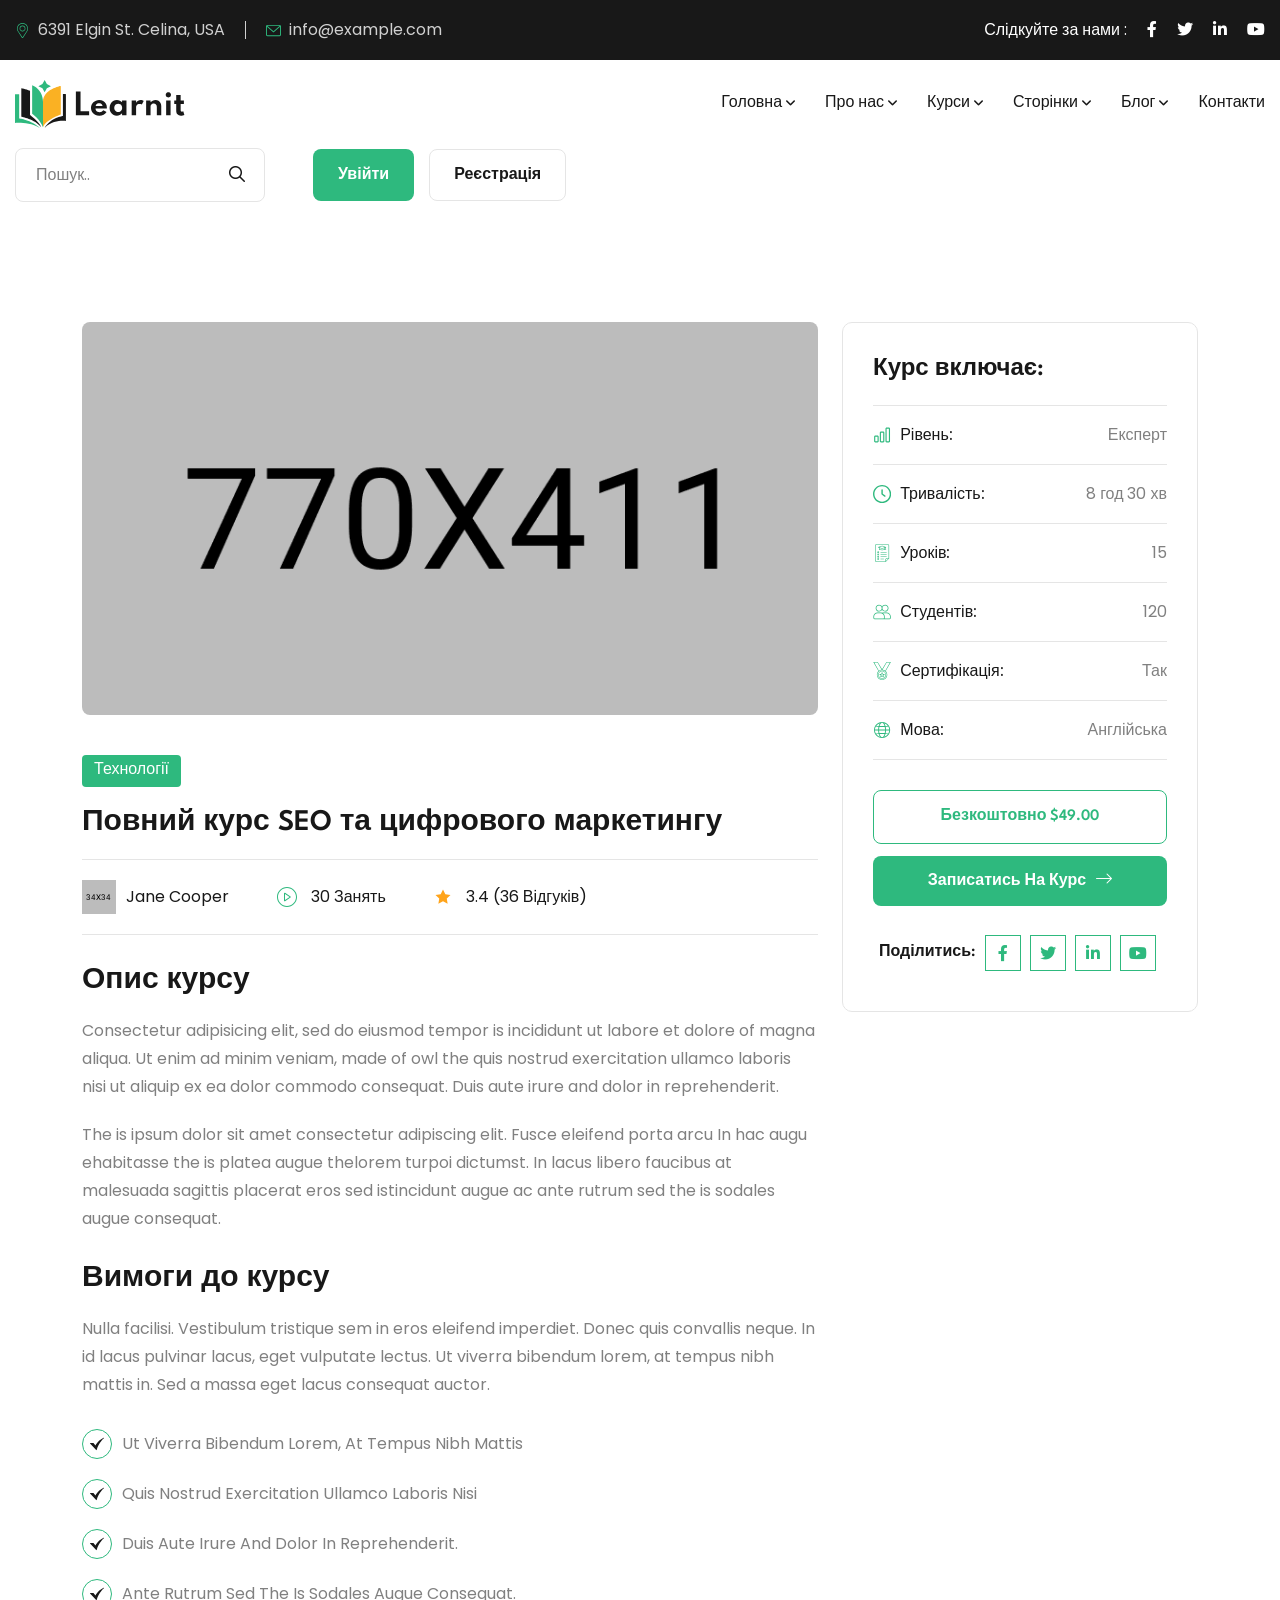
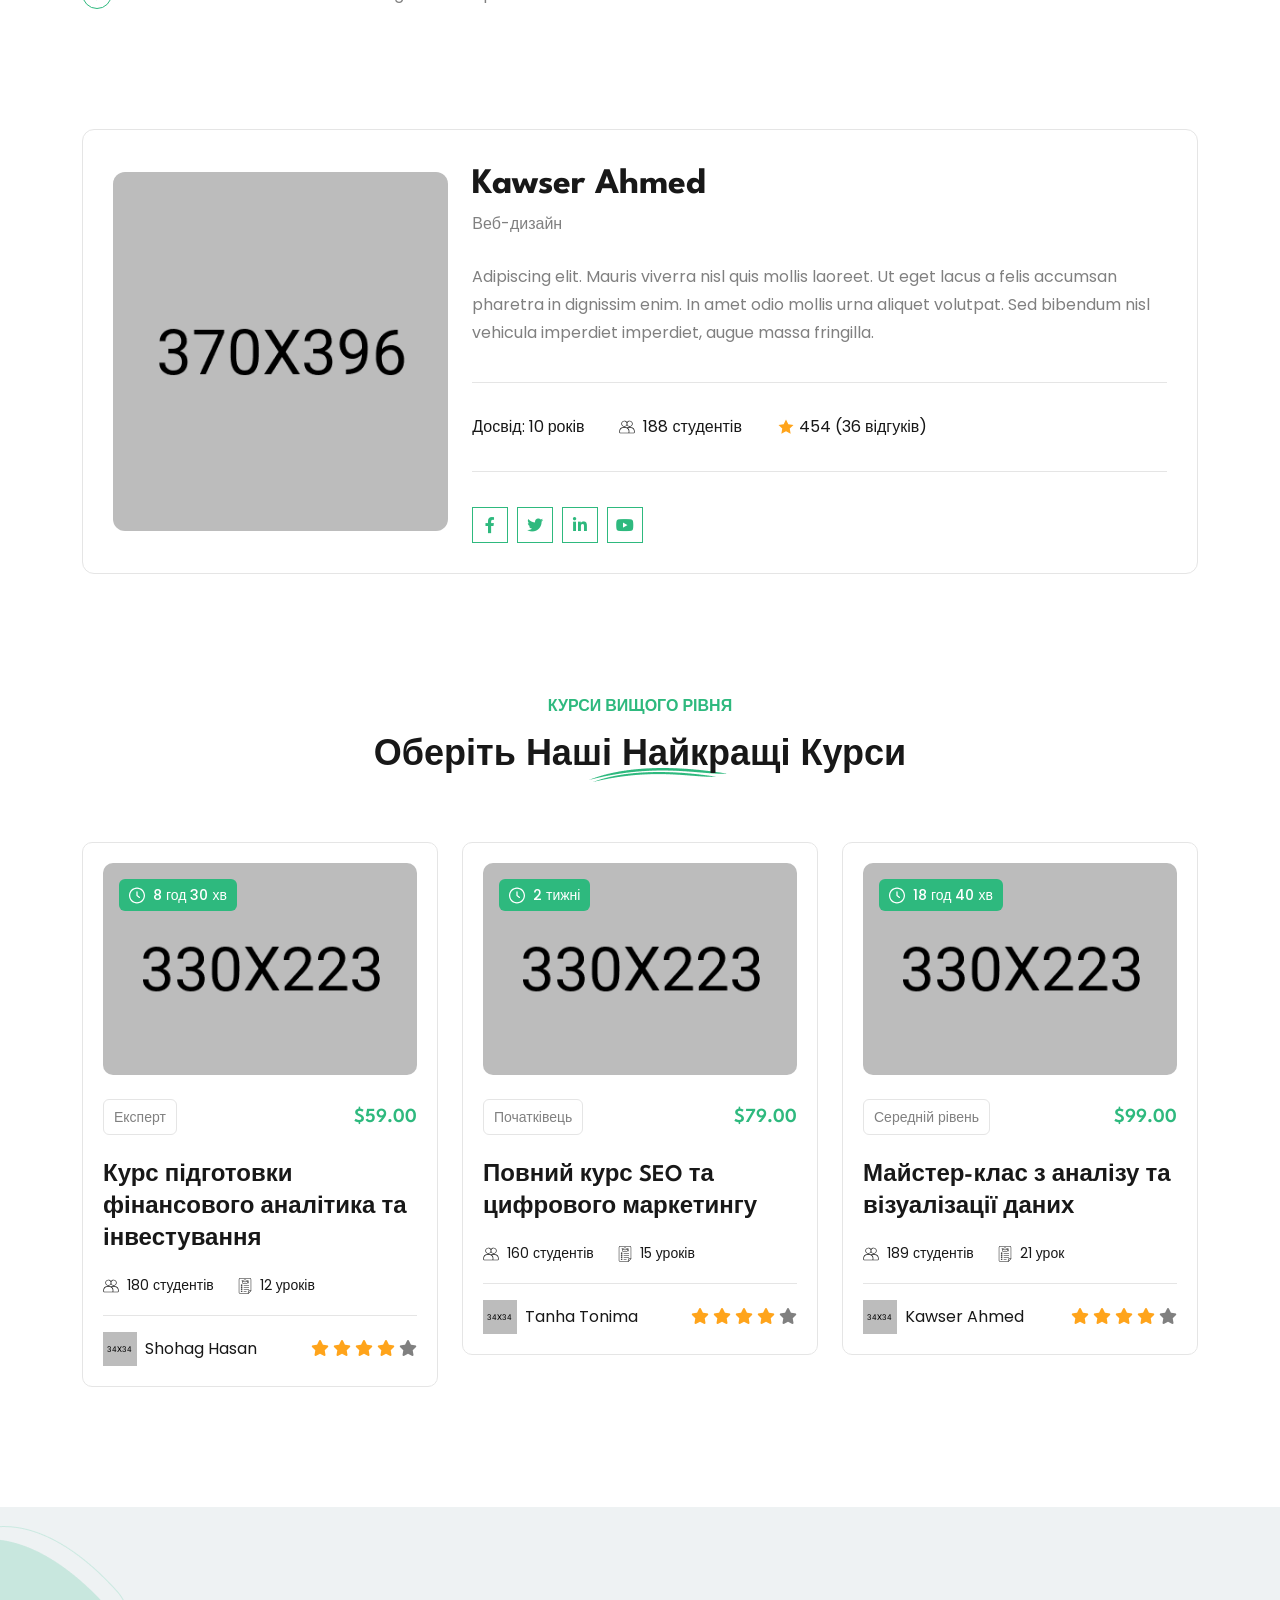
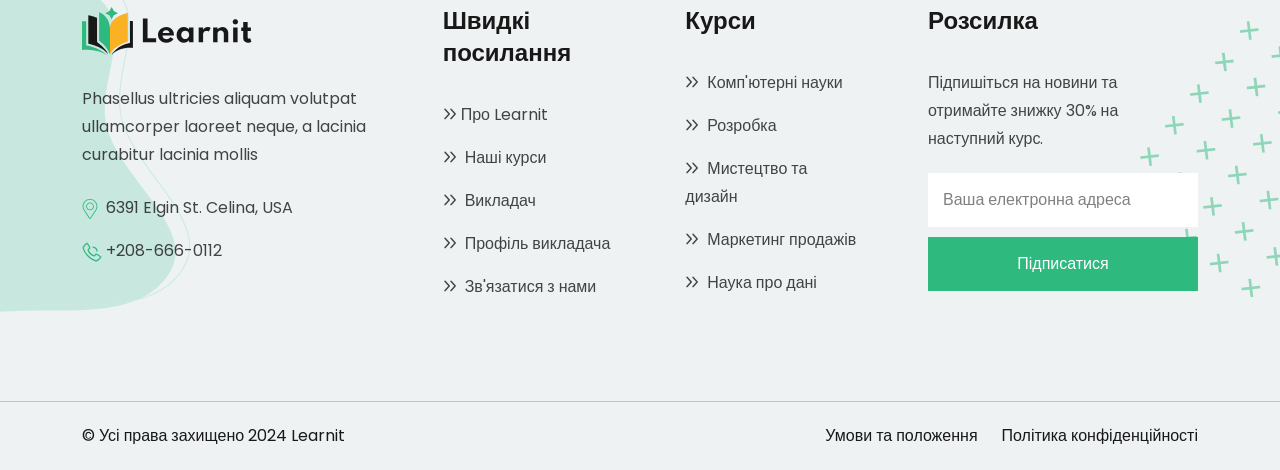
<file: course-details.html>
<!DOCTYPE html>
<html lang="en">

<head>
    <meta charset="UTF-8">
    <meta http-equiv="X-UA-Compatible" content="IE=edge">
    <meta name="viewport" content="width=device-width, initial-scale=1.0">
    <title>Learnit - Освіта та онлайн-курси Html шаблон</title>
    <!-- Favicon img -->
    <link rel="shortcut icon" href="assets/images/favicon.png">
    <!-- Bootstarp min css -->
    <link rel="stylesheet" href="assets/css/bootstrap.min.css">
    <!-- Mean menu css -->
    <link rel="stylesheet" href="assets/css/meanmenu.css">
    <!-- All min css -->
    <link rel="stylesheet" href="assets/css/all.min.css">
    <!-- Swiper bundle min css -->
    <link rel="stylesheet" href="assets/css/swiper-bundle.min.css">
    <!-- Magnigic popup css -->
    <!-- Animate css -->
    <link rel="stylesheet" href="assets/css/animate.css">
    <!-- Nice select css -->
    <!-- Style css -->
    <link rel="stylesheet" href="assets/css/style.css">
</head>

<body>

    <!-- Preloader area start -->
    <div id="loading">
        <div id="loading-center">
            <div id="loading-center-absolute">
                <div class="loading-icon text-center d-flex flex-column align-items-center justify-content-center">
                    <img class="loading-logo" src="assets/images/preloader.svg" alt="icon">
                </div>
            </div>
        </div>
    </div>
    <!-- Preloader area end -->

    <!-- Top header area start here -->
    <div class="header-top-area d-none d-lg-block">
        <div class="header__container">
            <div class="header-top__wrp">
                <ul class="info">
                    <li>
                        <svg width="15" height="15" viewBox="0 0 15 15" fill="none" xmlns="http://www.w3.org/2000/svg">
                            <g clip-path="url(#clip0_906_35)">
                                <path
                                    d="M7.50005 0C4.44464 0 1.95898 2.48566 1.95898 5.54107C1.95898 6.54694 2.41009 7.62875 2.429 7.67438C2.57469 8.02021 2.86218 8.55737 3.06948 8.87223L6.8687 14.6287C7.02417 14.8647 7.25429 15 7.50005 15C7.74582 15 7.97593 14.8647 8.13141 14.6291L11.931 8.87223C12.1386 8.55737 12.4257 8.02021 12.5714 7.67438C12.5903 7.62907 13.0411 6.54726 13.0411 5.54107C13.0411 2.48566 10.5555 0 7.50005 0ZM11.9704 7.42145C11.8403 7.73142 11.5727 8.23109 11.3866 8.51336L7.58708 14.2702C7.51211 14.384 7.48832 14.384 7.41335 14.2702L3.61381 8.51336C3.42769 8.23109 3.16009 7.73109 3.03004 7.42112C3.0245 7.40776 2.61087 6.41199 2.61087 5.54107C2.61087 2.84518 4.80416 0.65189 7.50005 0.65189C10.1959 0.65189 12.3892 2.84518 12.3892 5.54107C12.3892 6.4133 11.9746 7.41167 11.9704 7.42145Z"
                                    fill="#2EB97E" />
                                <path
                                    d="M7.50016 2.60788C5.88249 2.60788 4.56665 3.92405 4.56665 5.54139C4.56665 7.15873 5.88249 8.47489 7.50016 8.47489C9.11782 8.47489 10.4337 7.15873 10.4337 5.54139C10.4337 3.92405 9.11782 2.60788 7.50016 2.60788ZM7.50016 7.823C6.24233 7.823 5.21854 6.79954 5.21854 5.54139C5.21854 4.28324 6.24233 3.25977 7.50016 3.25977C8.75798 3.25977 9.78177 4.28324 9.78177 5.54139C9.78177 6.79954 8.75798 7.823 7.50016 7.823Z"
                                    fill="#2EB97E" />
                            </g>
                            <defs>
                                <clipPath id="clip0_906_35">
                                    <rect width="15" height="15" fill="white" />
                                </clipPath>
                            </defs>
                        </svg>
                        <a href="#0">6391 Elgin St. Celina, USA</a>
                    </li>
                    <li><span></span></li>
                    <li>
                        <svg width="15" height="15" viewBox="0 0 15 15" fill="none" xmlns="http://www.w3.org/2000/svg">
                            <g clip-path="url(#clip0_906_50)">
                                <path
                                    d="M13.5937 1.875H1.40626C0.6308 1.875 0 2.5058 0 3.28126V11.7188C0 12.4942 0.6308 13.125 1.40626 13.125H13.5937C14.3692 13.125 15 12.4942 15 11.7188V3.28126C15 2.5058 14.3692 1.875 13.5937 1.875ZM13.5937 2.8125C13.6574 2.8125 13.718 2.82571 13.7734 2.84879L7.5 8.28599L1.22656 2.84879C1.28346 2.82493 1.34453 2.8126 1.40623 2.8125H13.5937ZM13.5937 12.1875H1.40626C1.14763 12.1875 0.937496 11.9774 0.937496 11.7187V3.83926L7.19283 9.26056C7.2812 9.33699 7.3906 9.375 7.5 9.375C7.6094 9.375 7.7188 9.33702 7.80717 9.26056L14.0625 3.83926V11.7188C14.0625 11.9774 13.8524 12.1875 13.5937 12.1875Z"
                                    fill="#2EB97E" />
                            </g>
                            <defs>
                                <clipPath id="clip0_906_50">
                                    <rect width="15" height="15" fill="white" />
                                </clipPath>
                            </defs>
                        </svg>
                        <a href="#0">info@example.com</a>
                    </li>
                </ul>
                <ul class="socila-link">
                    <li class="text-white">Слідкуйте за нами :</li>
                    <li><a href="#0"><i class="fa-brands fa-facebook-f"></i></a></li>
                    <li><a href="#0"><i class="fa-brands fa-twitter"></i></a></li>
                    <li><a href="#0"><i class="fa-brands fa-linkedin-in"></i></a></li>
                    <li><a href="#0"><i class="fa-brands fa-youtube"></i></a></li>
                </ul>
            </div>
        </div>
    </div>
    <!-- Top header area end here -->

    <!-- Header area start here -->
    <header class="header-area">
        <div class="header__container">
            <div class="header__main">
                <a href="index.html" class="logo">
                    <img src="assets/images/logo/logo.svg" alt="logo">
                </a>
                <div class="main-menu">
                    <nav>
                        <ul>
                            <li>
                                <a href="#0">Головна <i class="fa-solid fa-angle-down"></i></a>
                                <ul class="sub-menu">
                                    <li>
                                        <a href="index.html">Онлайн-академія 1</a>
                                    </li>
                                    <li>
                                        <a href="index-2.html">Онлайн-академія 2</a>
                                    </li>
                                    <li>
                                        <a href="index-3.html">Кулінарний тренер</a>
                                    </li>
                                    <li>
                                        <a href="index-4.html">Інструктор з йоги</a>
                                    </li>
                                    <li>
                                        <a href="index-5.html">Дитячий садок</a>
                                    </li>
                                    <li>
                                        <a href="index-6.html">Онлайн-мистецтво</a>
                                    </li>
                                    <li>
                                        <a href="index-7.html">Вивчення Корану</a>
                                    </li>
                                    <li>
                                        <a href="index-8.html">Тренування в спортзалі</a>
                                    </li>
                                    <li>
                                        <a href="index-9.html">Автошкола</a>
                                    </li>
                                    <li>
                                        <a href="index-10.html">Мовний курс</a>
                                    </li>
                                </ul>
                            </li>
                            <li>
                                <a href="#0">Про нас <i class="fa-solid fa-angle-down"></i></a>
                                <ul class="sub-menu">
                                    <li>
                                        <a href="about.html">Про нас 1</a>
                                    </li>
                                    <li>
                                        <a href="about-2.html">Про нас 2</a>
                                    </li>
                                    <li>
                                        <a href="about-3.html">Про нас 3</a>
                                    </li>
                                </ul>
                            </li>
                            <li>
                                <a href="#0">Курси <i class="fa-solid fa-angle-down"></i></a>
                                <ul class="sub-menu">
                                    <li>
                                        <a href="course.html">Курси 1</a>
                                    </li>
                                    <li>
                                        <a href="course-2.html">Курси 2</a>
                                    </li>
                                    <li>
                                        <a href="course-3.html">Курси 3</a>
                                    </li>
                                    <li>
                                        <a href="course-4.html">Курси 4</a>
                                    </li>
                                    <li>
                                        <a href="course-5.html">Курси 5</a>
                                    </li>
                                    <li>
                                        <a href="course-6.html">Курси 6</a>
                                    </li>
                                    <li>
                                        <a href="course-7.html">Курси 7</a>
                                    </li>
                                    <li>
                                        <a href="#0">Деталі курсу <i class="fa-solid fa-angle-down"></i></a>
                                        <ul class="sub-sub-menu">
                                            <li>
                                                <a href="course-details.html">Деталі курсу 1</a>
                                            </li>
                                            <li>
                                                <a href="course-details-2.html">Деталі курсу 2</a>
                                            </li>
                                        </ul>
                                    </li>
                                </ul>
                            </li>
                            <li>
                                <a href="#0">Сторінки <i class="fa-solid fa-angle-down"></i></a>
                                <ul class="sub-menu">
                                    <li>
                                        <a href="about.html">Про нас</a>
                                    </li>
                                    <li>
                                        <a href="#0">Викладачі <i class="fa-solid fa-angle-down"></i></a>
                                        <ul class="sub-sub-menu">
                                            <li>
                                                <a href="team.html">Викладачі 1</a>
                                            </li>
                                            <li>
                                                <a href="team-2.html">Викладачі 2</a>
                                            </li>
                                            <li>
                                                <a href="team-3.html">Викладачі 3</a>
                                            </li>
                                        </ul>
                                    </li>
                                    <li>
                                        <a href="#0">Профіль викладача <i class="fa-solid fa-angle-down"></i></a>
                                        <ul class="sub-sub-menu">
                                            <li>
                                                <a href="team-details.html">Профіль викладача 1</a>
                                            </li>
                                            <li>
                                                <a href="team-details-2.html">Профіль викладача 2</a>
                                            </li>
                                        </ul>
                                    </li>
                                    <li>
                                        <a href="#0">Подія <i class="fa-solid fa-angle-down"></i></a>
                                        <ul class="sub-sub-menu">
                                            <li>
                                                <a href="event.html">Подія 1</a>
                                            </li>
                                            <li>
                                                <a href="event-2.html">Подія 2</a>
                                            </li>
                                        </ul>
                                    </li>
                                    <li>
                                        <a href="event-details.html">Деталі події</a>
                                    </li>
                                    <li>
                                        <a href="faq.html">Часті запитання</a>
                                    </li>
                                    <li>
                                        <a href="pricing.html">Таблиця цін</a>
                                    </li>
                                    <li>
                                        <a href="privacy.html">Політика конфіденційності</a>
                                    </li>
                                    <li>
                                        <a href="coming-soon.html">Незабаром</a>
                                    </li>
                                    <li>
                                        <a href="error.html">Помилка 404</a>
                                    </li>
                                </ul>
                            </li>
                            <li>
                                <a href="#0">Блог <i class="fa-solid fa-angle-down"></i></a>
                                <ul class="sub-menu">
                                    <li>
                                        <a href="blog.html">Блог — сітка</a>
                                    </li>
                                    <li>
                                        <a href="blog-standard.html">Блог — стандарт</a>
                                    </li>
                                    <li>
                                        <a href="blog-details.html">Деталі статті</a>
                                    </li>
                                </ul>
                            </li>
                            <li><a href="contact.html">Контакти</a></li>
                        </ul>
                    </nav>
                </div>
                <div class="d-flex align-items-center gap-4 gap-xl-5">
                    <div class="menu-search">
                        <input type="text" placeholder="Пошук..">
                        <button><i class="fa-regular fa-magnifying-glass"></i></button>
                    </div>
                    <div class="menu-btns d-none d-lg-flex">
                        <a class="active" href="#0">Увійти</a>
                        <a href="#0">Реєстрація</a>
                    </div>
                </div>
                <button class="menubars d-block d-lg-none" type="button" data-bs-toggle="offcanvas"
                    data-bs-target="#menubar">
                    <span></span>
                    <span></span>
                    <span></span>
                </button>
            </div>
        </div>
    </header>
    <!-- Header area end here -->

    <!-- Sidebar area start here -->
    <div class="sidebar-area offcanvas offcanvas-end" id="menubar">
        <div class="offcanvas-header">
            <a href="index.html" class="logo">
                <img src="assets/images/logo/logo-light.svg" alt="logo">
            </a>
            <button type="button" class="btn-close" data-bs-dismiss="offcanvas"><i
                    class="fa-regular fa-xmark"></i></button>
        </div>
        <div class="offcanvas-body sidebar__body">
            <div class="mobile-menu overflow-hidden"></div>
            <div class="d-none d-lg-block">
                <h5 class="text-white mb-20">Про нас</h5>
                <p class="paragraph-light fs-16">
                    Розкрийте повний потенціал вашого сайту та підвищте його онлайн-присутність завдяки нашим комплексним
                    онлайн-курсам.
                </p>
            </div>
            <div class="sidebar__search d-block d-lg-none">
                <input type="text" placeholder="Пошук..">
                <button><i class="fa-regular fa-magnifying-glass"></i></button>
            </div>
            <div class="sidebar__contact-info mt-30">
                <h5 class="text-white mb-20">Контактна інформація</h5>
                <ul>
                    <li><i class="fa-solid fa-location-dot"></i> <a href="#0">example@example.com</a>
                    </li>
                    <li class="py-2"><i class="fa-solid fa-phone-volume"></i> <a href="tel:+912659302003">+91
                            2659
                            302 003</a>
                    </li>
                    <li><i class="fa-solid fa-paper-plane"></i> <a href="#0">info.company@gmail.com</a>
                    </li>
                </ul>
            </div>
            <div class="sidebar__btns my-4">
                <a href="sign-up.html">Реєстрація</a>
                <a class="sign-in" href="sign-in.html">Увійти</a>
            </div>
            <div class="sidebar__socials">
                <ul>
                    <li>
                        <a href="#0">
                            <i class="fa-brands text-white fa-facebook-f"></i>
                        </a>
                    </li>
                    <li>
                        <a href="#0">
                            <i class="fa-brands text-white fa-twitter"></i>
                        </a>
                    </li>
                    <li>
                        <a href="#0">
                            <i class="fa-brands text-white fa-linkedin-in"></i>
                        </a>
                    </li>
                    <li>
                        <a href="#0">
                            <i class="fa-brands text-white fa-youtube"></i></a>
                    </li>
                </ul>
            </div>
        </div>
    </div>
    <!-- Sidebar area end here -->



    <main>



        <!-- Courses area start here -->
        <section class="courses-details-area pt-120 pb-120">
            <div class="container">
                <div class="row g-4">
                    <div class="col-lg-8 order-2 order-lg-1">
                        <div class="courses-details__item-left">
                            <div class="image mb-40">
                                <img src="assets/images/courses/courses-details-image1.jpg" alt="image">
                            </div>
                            <a href="#0" class="tag">Технології</a>
                            <h3 class="fs-30 mt-20 mb-20">Повний курс SEO та цифрового маркетингу</h3>
                            <ul
                                class="pt-20 pb-20 d-flex flex-wrap align-items-center gap-3 gap-md-5 bor-top bor-bottom">
                                <li class="mb-0"><img src="assets/images/courses/courses-user1.jpg" alt="image"><a
                                        href="#0" class="primary-hover">Jane
                                        Cooper</a></li>
                                <li class="mb-0">
                                    <svg class="me-1" width="20" height="20" viewBox="0 0 20 20" fill="none"
                                        xmlns="http://www.w3.org/2000/svg">
                                        <g clip-path="url(#clip0_1396_3523)">
                                            <path fill-rule="evenodd" clip-rule="evenodd"
                                                d="M10 19C14.9706 19 19 14.9707 19 10C19 5.02944 14.9707 0.999979 10 0.999979C5.02944 0.999979 0.999979 5.02944 0.999979 10C0.999979 14.9706 5.02944 19 10 19ZM10 20C15.5228 20 20 15.5228 20 10C20 4.47711 15.5228 0 10 0C4.47711 0 0 4.47711 0 10C0 15.5228 4.47711 20 10 20Z"
                                                fill="#2EB97E" />
                                            <path fill-rule="evenodd" clip-rule="evenodd"
                                                d="M12.6006 9.99928L8.00204 6.9336V13.0651L12.6006 9.99928ZM13.5297 9.41687C13.9453 9.69399 13.9453 10.3047 13.5297 10.5818L8.09026 14.2081C7.62509 14.5183 7.00195 14.1847 7.00195 13.6256V6.37304C7.00195 5.81395 7.62509 5.48048 8.09026 5.79063L13.5297 9.41687Z"
                                                fill="#2EB97E" />
                                        </g>
                                        <defs>
                                            <clipPath id="clip0_1396_3523">
                                                <rect width="20" height="20" fill="white" />
                                            </clipPath>
                                        </defs>
                                    </svg>
                                    <a href="#0" class="primary-hover">30 Занять</a>
                                </li>
                                <li>
                                    <svg class="me-1" width="18" height="18" viewBox="0 0 18 18" fill="none"
                                        xmlns="http://www.w3.org/2000/svg">
                                        <path
                                            d="M9 1.5L11.3175 6.195L16.5 6.9525L12.75 10.605L13.635 15.765L9 13.3275L4.365 15.765L5.25 10.605L1.5 6.9525L6.6825 6.195L9 1.5Z"
                                            fill="#FFA41B" />
                                    </svg>

                                    <a href="#0" class="primary-hover">3.4 (36 відгуків)</a>
                                </li>
                            </ul>
                            <div class="content mt-30 mb-30">
                                <h3 class="fs-30 mb-20">Опис курсу</h3>
                                <p class="mb-20">Consectetur adipisicing elit, sed do eiusmod tempor is incididunt ut
                                    labore et dolore of magna aliqua.
                                    Ut enim ad minim
                                    veniam, made of owl the quis nostrud exercitation ullamco laboris nisi ut aliquip ex
                                    ea dolor commodo consequat.
                                    Duis
                                    aute irure and dolor in reprehenderit.</p>
                                <p>The is ipsum dolor sit amet consectetur adipiscing elit. Fusce eleifend porta arcu In
                                    hac augu ehabitasse the is
                                    platea
                                    augue thelorem turpoi dictumst. In lacus libero faucibus at malesuada sagittis
                                    placerat eros sed istincidunt augue
                                    ac
                                    ante rutrum sed the is sodales augue consequat.</p>
                            </div>
                            <div class="content">
                                <h3 class="fs-30 mb-20">Вимоги до курсу</h3>
                                <p>Nulla facilisi. Vestibulum tristique sem in eros eleifend imperdiet.
                                    Donec quis convallis neque. In id lacus pulvinar
                                    lacus, eget vulputate lectus. Ut viverra bibendum lorem, at tempus nibh mattis in.
                                    Sed a massa eget lacus consequat
                                    auctor.</p>
                                <ul class="mt-30">
                                    <li>
                                        <span><svg width="16" height="16" viewBox="0 0 16 16" fill="none"
                                                xmlns="http://www.w3.org/2000/svg">
                                                <path
                                                    d="M7.38397 14.1797C7.34153 14.1797 7.29954 14.171 7.26066 14.1539C7.22178 14.1369 7.18683 14.1121 7.15803 14.0809L1.06612 7.49119C1.02551 7.44726 0.99859 7.39244 0.988651 7.33344C0.978712 7.27445 0.986187 7.21384 1.01016 7.15902C1.03414 7.10421 1.07357 7.05758 1.12364 7.02483C1.17371 6.99208 1.23223 6.97464 1.29206 6.97464H4.22437C4.26839 6.97464 4.31191 6.98409 4.35197 7.00234C4.39204 7.0206 4.42772 7.04723 4.45661 7.08045L6.49255 9.42273C6.71258 8.95239 7.13852 8.16925 7.88597 7.21497C8.99095 5.8042 11.0463 3.7294 14.5627 1.85642C14.6307 1.82023 14.7097 1.81083 14.7843 1.83009C14.8588 1.84936 14.9235 1.89587 14.9654 1.96046C15.0073 2.02504 15.0235 2.103 15.0108 2.17894C14.998 2.25488 14.9573 2.32328 14.8966 2.37064C14.8831 2.38113 13.5273 3.44882 11.967 5.40448C10.5309 7.20417 8.62191 10.1469 7.68255 13.946C7.66605 14.0128 7.62767 14.0721 7.57354 14.1144C7.5194 14.1568 7.45263 14.1799 7.38388 14.1799L7.38397 14.1797Z"
                                                    fill="#181818" />
                                            </svg></span>
                                        Ut viverra bibendum lorem, at tempus nibh mattis
                                    </li>
                                    <li>
                                        <span><svg width="16" height="16" viewBox="0 0 16 16" fill="none"
                                                xmlns="http://www.w3.org/2000/svg">
                                                <path
                                                    d="M7.38397 14.1797C7.34153 14.1797 7.29954 14.171 7.26066 14.1539C7.22178 14.1369 7.18683 14.1121 7.15803 14.0809L1.06612 7.49119C1.02551 7.44726 0.99859 7.39244 0.988651 7.33344C0.978712 7.27445 0.986187 7.21384 1.01016 7.15902C1.03414 7.10421 1.07357 7.05758 1.12364 7.02483C1.17371 6.99208 1.23223 6.97464 1.29206 6.97464H4.22437C4.26839 6.97464 4.31191 6.98409 4.35197 7.00234C4.39204 7.0206 4.42772 7.04723 4.45661 7.08045L6.49255 9.42273C6.71258 8.95239 7.13852 8.16925 7.88597 7.21497C8.99095 5.8042 11.0463 3.7294 14.5627 1.85642C14.6307 1.82023 14.7097 1.81083 14.7843 1.83009C14.8588 1.84936 14.9235 1.89587 14.9654 1.96046C15.0073 2.02504 15.0235 2.103 15.0108 2.17894C14.998 2.25488 14.9573 2.32328 14.8966 2.37064C14.8831 2.38113 13.5273 3.44882 11.967 5.40448C10.5309 7.20417 8.62191 10.1469 7.68255 13.946C7.66605 14.0128 7.62767 14.0721 7.57354 14.1144C7.5194 14.1568 7.45263 14.1799 7.38388 14.1799L7.38397 14.1797Z"
                                                    fill="#181818" />
                                            </svg></span>
                                        quis nostrud exercitation ullamco laboris nisi
                                    </li>
                                    <li>
                                        <span><svg width="16" height="16" viewBox="0 0 16 16" fill="none"
                                                xmlns="http://www.w3.org/2000/svg">
                                                <path
                                                    d="M7.38397 14.1797C7.34153 14.1797 7.29954 14.171 7.26066 14.1539C7.22178 14.1369 7.18683 14.1121 7.15803 14.0809L1.06612 7.49119C1.02551 7.44726 0.99859 7.39244 0.988651 7.33344C0.978712 7.27445 0.986187 7.21384 1.01016 7.15902C1.03414 7.10421 1.07357 7.05758 1.12364 7.02483C1.17371 6.99208 1.23223 6.97464 1.29206 6.97464H4.22437C4.26839 6.97464 4.31191 6.98409 4.35197 7.00234C4.39204 7.0206 4.42772 7.04723 4.45661 7.08045L6.49255 9.42273C6.71258 8.95239 7.13852 8.16925 7.88597 7.21497C8.99095 5.8042 11.0463 3.7294 14.5627 1.85642C14.6307 1.82023 14.7097 1.81083 14.7843 1.83009C14.8588 1.84936 14.9235 1.89587 14.9654 1.96046C15.0073 2.02504 15.0235 2.103 15.0108 2.17894C14.998 2.25488 14.9573 2.32328 14.8966 2.37064C14.8831 2.38113 13.5273 3.44882 11.967 5.40448C10.5309 7.20417 8.62191 10.1469 7.68255 13.946C7.66605 14.0128 7.62767 14.0721 7.57354 14.1144C7.5194 14.1568 7.45263 14.1799 7.38388 14.1799L7.38397 14.1797Z"
                                                    fill="#181818" />
                                            </svg></span>
                                        Duis aute irure and dolor in reprehenderit.
                                    </li>
                                    <li>
                                        <span><svg width="16" height="16" viewBox="0 0 16 16" fill="none"
                                                xmlns="http://www.w3.org/2000/svg">
                                                <path
                                                    d="M7.38397 14.1797C7.34153 14.1797 7.29954 14.171 7.26066 14.1539C7.22178 14.1369 7.18683 14.1121 7.15803 14.0809L1.06612 7.49119C1.02551 7.44726 0.99859 7.39244 0.988651 7.33344C0.978712 7.27445 0.986187 7.21384 1.01016 7.15902C1.03414 7.10421 1.07357 7.05758 1.12364 7.02483C1.17371 6.99208 1.23223 6.97464 1.29206 6.97464H4.22437C4.26839 6.97464 4.31191 6.98409 4.35197 7.00234C4.39204 7.0206 4.42772 7.04723 4.45661 7.08045L6.49255 9.42273C6.71258 8.95239 7.13852 8.16925 7.88597 7.21497C8.99095 5.8042 11.0463 3.7294 14.5627 1.85642C14.6307 1.82023 14.7097 1.81083 14.7843 1.83009C14.8588 1.84936 14.9235 1.89587 14.9654 1.96046C15.0073 2.02504 15.0235 2.103 15.0108 2.17894C14.998 2.25488 14.9573 2.32328 14.8966 2.37064C14.8831 2.38113 13.5273 3.44882 11.967 5.40448C10.5309 7.20417 8.62191 10.1469 7.68255 13.946C7.66605 14.0128 7.62767 14.0721 7.57354 14.1144C7.5194 14.1568 7.45263 14.1799 7.38388 14.1799L7.38397 14.1797Z"
                                                    fill="#181818" />
                                            </svg></span>
                                        ante rutrum sed the is sodales augue consequat.
                                    </li>
                                </ul>
                            </div>
                        </div>
                    </div>
                    <div class="col-lg-4 order-1 order-lg-2">
                        <div class="courses-details__item-right">
                            <div class="item">
                                <h3>Курс включає:</h3>
                                <ul>
                                    <li>
                                        <svg class="me-1" width="20" height="20" viewBox="0 0 20 20" fill="none"
                                            xmlns="http://www.w3.org/2000/svg">
                                            <path
                                                d="M11.25 6.25H8.75C8.41848 6.25 8.10054 6.3817 7.86612 6.61612C7.6317 6.85054 7.5 7.16848 7.5 7.5V16.875C7.5 17.2065 7.6317 17.5245 7.86612 17.7589C8.10054 17.9933 8.41848 18.125 8.75 18.125H11.25C11.5815 18.125 11.8995 17.9933 12.1339 17.7589C12.3683 17.5245 12.5 17.2065 12.5 16.875V7.5C12.5 7.16848 12.3683 6.85054 12.1339 6.61612C11.8995 6.3817 11.5815 6.25 11.25 6.25ZM8.75 16.875V7.5H11.25V16.875H8.75ZM17.5 1.875H15C14.6685 1.875 14.3505 2.0067 14.1161 2.24112C13.8817 2.47554 13.75 2.79348 13.75 3.125V16.875C13.75 17.2065 13.8817 17.5245 14.1161 17.7589C14.3505 17.9933 14.6685 18.125 15 18.125H17.5C17.8315 18.125 18.1495 17.9933 18.3839 17.7589C18.6183 17.5245 18.75 17.2065 18.75 16.875V3.125C18.75 2.79348 18.6183 2.47554 18.3839 2.24112C18.1495 2.0067 17.8315 1.875 17.5 1.875ZM15 16.875V3.125H17.5V16.875H15ZM5 10.625H2.5C2.16848 10.625 1.85054 10.7567 1.61612 10.9911C1.3817 11.2255 1.25 11.5435 1.25 11.875V16.875C1.25 17.2065 1.3817 17.5245 1.61612 17.7589C1.85054 17.9933 2.16848 18.125 2.5 18.125H5C5.33152 18.125 5.64946 17.9933 5.88388 17.7589C6.1183 17.5245 6.25 17.2065 6.25 16.875V11.875C6.25 11.5435 6.1183 11.2255 5.88388 10.9911C5.64946 10.7567 5.33152 10.625 5 10.625ZM2.5 16.875V11.875H5V16.875H2.5Z"
                                                fill="#2EB97E" />
                                        </svg>

                                        <p><strong>Рівень:</strong> <span>Експерт</span></p>
                                    </li>
                                    <li>
                                        <svg class="me-1" width="20" height="20" viewBox="0 0 20 20" fill="none"
                                            xmlns="http://www.w3.org/2000/svg">
                                            <path
                                                d="M13.5631 11.7661L10.7746 9.67474V5.4145C10.7746 4.98614 10.4283 4.63989 9.99997 4.63989C9.57161 4.63989 9.22536 4.98614 9.22536 5.4145V10.0621C9.22536 10.3061 9.34001 10.5361 9.53521 10.6818L12.6336 13.0056C12.7673 13.1063 12.9302 13.1606 13.0976 13.1605C13.3338 13.1605 13.5662 13.0543 13.718 12.8499C13.9752 12.5082 13.9055 12.0225 13.5631 11.7661Z"
                                                fill="#2EB97E" />
                                            <path
                                                d="M10 0C4.48566 0 0 4.48566 0 10C0 15.5143 4.48566 20 10 20C15.5143 20 20 15.5143 20 10C20 4.48566 15.5143 0 10 0ZM10 18.4508C5.34082 18.4508 1.54918 14.6592 1.54918 10C1.54918 5.34082 5.34082 1.54918 10 1.54918C14.66 1.54918 18.4508 5.34082 18.4508 10C18.4508 14.6592 14.6592 18.4508 10 18.4508Z"
                                                fill="#2EB97E" />
                                        </svg>

                                        <p><strong>Тривалість:</strong> <span>8 год 30 хв</span></p>
                                    </li>
                                    <li>
                                        <svg class="me-1" width="20" height="20" viewBox="0 0 20 20" fill="none"
                                            xmlns="http://www.w3.org/2000/svg">
                                            <path
                                                d="M13.9392 19.6967H3.75734C2.90885 19.6967 2.24219 19.03 2.24219 18.1815V1.81789C2.24219 0.969401 2.90885 0.302734 3.75734 0.302734H16.2422C17.0907 0.302734 17.7573 0.969401 17.7573 1.81789V15.9694C17.7573 16.1512 17.6361 16.2724 17.4543 16.2724C17.2725 16.2724 17.1513 16.1512 17.1513 15.9694V1.81789C17.1513 1.30273 16.7573 0.908795 16.2422 0.908795H3.75734C3.24219 0.908795 2.84825 1.30273 2.84825 1.81789V18.1815C2.84825 18.6967 3.24219 19.0906 3.75734 19.0906H13.9392C14.121 19.0906 14.2422 19.2118 14.2422 19.3936C14.2422 19.5755 14.121 19.6967 13.9392 19.6967Z"
                                                fill="#2EB97E" />
                                            <path
                                                d="M13.9995 19.6964H13.9692C13.7874 19.6964 13.6662 19.5752 13.6662 19.3933V17.0903C13.6662 16.3024 14.3026 15.6661 15.0904 15.6661H17.4238C17.545 15.6661 17.6662 15.7267 17.6965 15.8479C17.7571 15.9691 17.7268 16.0903 17.6359 16.1812L14.2116 19.6055C14.151 19.6661 14.0904 19.6964 13.9995 19.6964ZM15.0904 16.2721C14.6359 16.2721 14.2723 16.6358 14.2723 17.0903V18.6964L16.6965 16.2721H15.0904ZM10.0298 5.30244C9.99953 5.30244 9.96922 5.30244 9.93892 5.27214L5.6965 3.84789C5.57528 3.81759 5.48438 3.69638 5.48438 3.57517C5.48438 3.45395 5.57528 3.33274 5.6965 3.30244L9.93892 1.8782C9.99953 1.84789 10.0601 1.84789 10.1207 1.8782L14.242 3.30244C14.3632 3.33274 14.4541 3.45395 14.4541 3.57517C14.4541 3.69638 14.3632 3.81759 14.242 3.84789L10.1207 5.27214C10.0904 5.30244 10.0601 5.30244 10.0298 5.30244ZM6.7268 3.57517L10.0298 4.66607L13.2116 3.57517L10.0298 2.48426L6.7268 3.57517Z"
                                                fill="#2EB97E" />
                                            <path
                                                d="M9.99929 6.99953C9.02959 6.99953 8.02959 6.93892 6.99929 6.81771C6.84777 6.78741 6.72656 6.66619 6.72656 6.51468V4.02983C6.72656 3.84801 6.84777 3.7268 7.02959 3.7268C7.21141 3.7268 7.33262 3.84801 7.33262 4.02983V6.24195C9.1205 6.42377 10.8781 6.45407 12.5447 6.24195V4.02983C12.5447 3.84801 12.666 3.7268 12.8478 3.7268C13.0296 3.7268 13.1508 3.84801 13.1508 4.02983V6.51468C13.1508 6.66619 13.0296 6.78741 12.8781 6.81771C11.969 6.93892 10.9993 6.99953 9.99929 6.99953ZM13.9993 6.36316C13.8175 6.36316 13.6963 6.24195 13.6963 6.06013V3.78741C13.6963 3.60559 13.8175 3.48438 13.9993 3.48438C14.1811 3.48438 14.3023 3.60559 14.3023 3.78741V6.06013C14.3023 6.24195 14.1811 6.36316 13.9993 6.36316Z"
                                                fill="#2EB97E" />
                                            <path
                                                d="M14.2093 6.48497H13.8153C13.6335 6.48497 13.5123 6.36375 13.5123 6.18194C13.5123 6.00012 13.6335 5.87891 13.8153 5.87891H14.2093C14.3911 5.87891 14.5123 6.00012 14.5123 6.18194C14.5123 6.36375 14.3911 6.48497 14.2093 6.48497ZM14.785 9.42436H8.57292C8.3911 9.42436 8.26989 9.30315 8.26989 9.12133C8.26989 8.93951 8.3911 8.8183 8.57292 8.8183H14.785C14.9669 8.8183 15.0881 8.93951 15.0881 9.12133C15.0881 9.30315 14.9669 9.42436 14.785 9.42436ZM14.785 11.9395H8.57292C8.3911 11.9395 8.26989 11.8183 8.26989 11.6365C8.26989 11.4547 8.3911 11.3335 8.57292 11.3335H14.785C14.9669 11.3335 15.0881 11.4547 15.0881 11.6365C15.0881 11.8183 14.9669 11.9395 14.785 11.9395ZM14.785 14.4547H8.57292C8.3911 14.4547 8.26989 14.3335 8.26989 14.1516C8.26989 13.9698 8.3911 13.8486 8.57292 13.8486H14.785C14.9669 13.8486 15.0881 13.9698 15.0881 14.1516C15.0881 14.3335 14.9669 14.4547 14.785 14.4547ZM11.6941 16.9698H8.57292C8.3911 16.9698 8.26989 16.8486 8.26989 16.6668C8.26989 16.485 8.3911 16.3638 8.57292 16.3638H11.6941C11.8759 16.3638 11.9972 16.485 11.9972 16.6668C11.9972 16.8486 11.8759 16.9698 11.6941 16.9698ZM6.33049 9.96982H5.20928C5.02746 9.96982 4.90625 9.8486 4.90625 9.66679V8.54557C4.90625 8.36376 5.02746 8.24254 5.20928 8.24254H6.33049C6.51231 8.24254 6.63352 8.36376 6.63352 8.54557V9.66679C6.63352 9.8486 6.51231 9.96982 6.33049 9.96982ZM5.51231 9.36375H6.02746V8.8486H5.51231V9.36375ZM6.33049 12.485H5.20928C5.02746 12.485 4.90625 12.3638 4.90625 12.1819V11.0607C4.90625 10.8789 5.02746 10.7577 5.20928 10.7577H6.33049C6.51231 10.7577 6.63352 10.8789 6.63352 11.0607V12.1819C6.63352 12.3638 6.51231 12.485 6.33049 12.485ZM5.51231 11.8789H6.02746V11.3638H5.51231V11.8789ZM6.33049 15.0001H5.20928C5.02746 15.0001 4.90625 14.8789 4.90625 14.6971V13.5759C4.90625 13.3941 5.02746 13.2728 5.20928 13.2728H6.33049C6.51231 13.2728 6.63352 13.3941 6.63352 13.5759V14.6971C6.63352 14.8789 6.51231 15.0001 6.33049 15.0001ZM5.51231 14.3941H6.02746V13.8789H5.51231V14.3941ZM6.33049 17.5153H5.20928C5.02746 17.5153 4.90625 17.3941 4.90625 17.2122V16.091C4.90625 15.9092 5.02746 15.788 5.20928 15.788H6.33049C6.51231 15.788 6.63352 15.9092 6.63352 16.091V17.2122C6.63352 17.3941 6.51231 17.5153 6.33049 17.5153ZM5.51231 16.9092H6.02746V16.3941H5.51231V16.9092Z"
                                                fill="#2EB97E" />
                                        </svg>
                                        <p><strong>Уроків:</strong> <span>15</span></p>
                                    </li>
                                    <li>
                                        <svg class="me-1" width="20" height="20" viewBox="0 0 20 20" fill="none"
                                            xmlns="http://www.w3.org/2000/svg">
                                            <path fill-rule="evenodd" clip-rule="evenodd"
                                                d="M10.0013 4.11565C9.68563 3.50373 9.20764 2.99048 8.61969 2.63213C8.03175 2.27377 7.35652 2.08414 6.66797 2.08398C4.59839 2.08398 2.91797 3.7644 2.91797 5.83398C2.91797 7.90357 4.59839 9.58398 6.66797 9.58398C7.35652 9.58383 8.03175 9.3942 8.61969 9.03584C9.20764 8.67749 9.68563 8.16424 10.0013 7.55232C10.3169 8.1643 10.7949 8.6776 11.3828 9.03596C11.9708 9.39433 12.6461 9.58393 13.3346 9.58398C15.4042 9.58398 17.0846 7.90357 17.0846 5.83398C17.0846 3.7644 15.4042 2.08398 13.3346 2.08398C12.6461 2.08414 11.9709 2.27377 11.3829 2.63213C10.795 2.99048 10.317 3.50373 10.0013 4.11565ZM13.3346 2.91732C14.9442 2.91732 16.2513 4.2244 16.2513 5.83398C16.2513 7.44357 14.9442 8.75065 13.3346 8.75065C11.7251 8.75065 10.418 7.44357 10.418 5.83398C10.418 4.2244 11.7251 2.91732 13.3346 2.91732ZM6.66797 2.91732C8.27755 2.91732 9.58464 4.2244 9.58464 5.83398C9.58464 7.44357 8.27755 8.75065 6.66797 8.75065C5.05839 8.75065 3.7513 7.44357 3.7513 5.83398C3.7513 4.2244 5.05839 2.91732 6.66797 2.91732ZM10.0013 10.7298C10.518 10.5282 11.0801 10.4173 11.668 10.4173H15.0013C17.5326 10.4173 19.5846 12.4694 19.5846 15.0007V16.6673C19.5846 16.9988 19.4529 17.3168 19.2185 17.5512C18.9841 17.7856 18.6662 17.9173 18.3346 17.9173H1.66797C1.33645 17.9173 1.01851 17.7856 0.784085 17.5512C0.549665 17.3168 0.417969 16.9988 0.417969 16.6673V15.0007C0.417969 12.4694 2.47005 10.4173 5.0013 10.4173H8.33464C8.92255 10.4173 9.48464 10.5282 10.0013 10.7298ZM12.0846 15.0007V16.6673C12.0846 16.7778 12.0407 16.8838 11.9626 16.9619C11.8845 17.0401 11.7785 17.084 11.668 17.084H1.66797C1.55746 17.084 1.45148 17.0401 1.37334 16.9619C1.2952 16.8838 1.2513 16.7778 1.2513 16.6673V15.0007C1.2513 14.0061 1.64639 13.0523 2.34965 12.349C3.05291 11.6457 4.00674 11.2507 5.0013 11.2507H8.33464C9.3292 11.2507 10.283 11.6457 10.9863 12.349C11.6895 13.0523 12.0846 14.0061 12.0846 15.0007ZM12.8467 17.084H18.3346C18.4451 17.084 18.5511 17.0401 18.6293 16.9619C18.7074 16.8838 18.7513 16.7778 18.7513 16.6673V15.0007C18.7513 14.0061 18.3562 13.0523 17.653 12.349C16.9497 11.6457 15.9959 11.2507 15.0013 11.2507H11.668C11.4551 11.2507 11.2459 11.2686 11.0426 11.3027C11.6242 11.728 12.0972 12.2845 12.4231 12.9271C12.749 13.5697 12.9185 14.2802 12.918 15.0007V16.6673C12.918 16.8136 12.893 16.9536 12.8467 17.084Z"
                                                fill="#2EB97E" />
                                        </svg>

                                        <p><strong>Студентів:</strong> <span>120</span></p>
                                    </li>
                                    <li>
                                        <svg class="me-1" width="20" height="20" viewBox="0 0 20 20" fill="none"
                                            xmlns="http://www.w3.org/2000/svg">
                                            <g clip-path="url(#clip0_1396_3480)">
                                                <path
                                                    d="M19.4545 0.303859C19.3939 0.21295 19.303 0.152344 19.1818 0.152344H14.9091C14.7879 0.152344 14.697 0.21295 14.6364 0.303859L10 8.09174L5.33333 0.303859C5.27273 0.21295 5.18182 0.152344 5.06061 0.152344H0.818182C0.69697 0.152344 0.606061 0.21295 0.545455 0.303859C0.484848 0.394768 0.484848 0.51598 0.545455 0.606889L6 10.122C4.93939 11.1523 4.30303 12.5766 4.30303 14.1826C4.30303 17.3342 6.84849 19.8796 10 19.8796C13.1515 19.8796 15.697 17.3342 15.697 14.1826C15.697 12.6069 15.0303 11.1523 14 10.122L19.4545 0.606889C19.5152 0.51598 19.5152 0.394768 19.4545 0.303859ZM6.48485 9.6978L1.33333 0.758404H4.90909L9.51515 8.48568C8.42424 8.57659 7.33333 9.03113 6.48485 9.6978ZM15.0909 14.1523C15.0909 16.9705 12.8182 19.2433 10 19.2433C7.18182 19.2433 4.90909 16.9705 4.90909 14.1523C4.90909 11.3342 7.21212 9.06144 9.9697 9.06144H10C12.8182 9.09174 15.0909 11.3645 15.0909 14.1523ZM13.5152 9.6978C12.6364 9.00083 11.5455 8.57659 10.4545 8.48568L15.0909 0.758404H18.6667L13.5152 9.6978Z"
                                                    fill="#2EB97E" />
                                                <path
                                                    d="M10.8466 13.2724L10.3012 11.5754C10.2709 11.4542 10.1497 11.3633 9.99815 11.3633C9.87693 11.3633 9.75572 11.4542 9.69512 11.5754L9.14966 13.2724H7.39209C7.27087 13.2724 7.14966 13.3633 7.08905 13.4845C7.05875 13.6057 7.08905 13.7572 7.21027 13.8178L8.63451 14.8481L8.08905 16.5451C7.99815 16.8178 8.33148 17.0603 8.5436 16.8784L9.96784 15.8481L11.3921 16.8784C11.6345 17.0603 11.9375 16.8178 11.8466 16.5451L11.3618 14.8481L12.786 13.8178C12.9072 13.7269 12.9375 13.6057 12.9072 13.4845C12.8769 13.3633 12.7557 13.2724 12.6042 13.2724H10.8466ZM10.8163 14.4845C10.6951 14.5754 10.6648 14.6966 10.6951 14.8178L11.0284 15.8178L10.18 15.1815C10.1194 15.1815 10.0588 15.1512 9.99815 15.1512C9.93754 15.1512 9.87693 15.1815 9.81633 15.2118L8.96784 15.8481L9.30118 14.8481C9.33148 14.7269 9.30118 14.5754 9.17996 14.5148L8.33148 13.8784H9.39208C9.5133 13.8784 9.63451 13.7875 9.69512 13.6663L10.0284 12.6663L10.3618 13.6663C10.3921 13.7875 10.5133 13.8784 10.6648 13.8784H11.7254L10.8163 14.4845Z"
                                                    fill="#2EB97E" />
                                                <path
                                                    d="M9.99941 9.75781C7.57517 9.75781 5.60547 11.7275 5.60547 14.1518C5.60547 16.576 7.57517 18.5457 9.99941 18.5457C12.4237 18.5457 14.3933 16.576 14.3933 14.1518C14.3933 11.7275 12.4237 9.75781 9.99941 9.75781ZM9.99941 17.9396C7.9085 17.9396 6.21153 16.2427 6.21153 14.1518C6.21153 12.0608 7.9085 10.3639 9.99941 10.3639C12.0903 10.3639 13.7873 12.0608 13.7873 14.1518C13.7873 16.2427 12.0903 17.9396 9.99941 17.9396Z"
                                                    fill="#2EB97E" />
                                            </g>
                                            <defs>
                                                <clipPath id="clip0_1396_3480">
                                                    <rect width="20" height="20" fill="white" />
                                                </clipPath>
                                            </defs>
                                        </svg>
                                        <p><strong>Сертифікація:</strong> <span>Так</span></p>
                                    </li>
                                    <li>
                                        <svg class="me-1" width="20" height="20" viewBox="0 0 20 20" fill="none"
                                            xmlns="http://www.w3.org/2000/svg">
                                            <path
                                                d="M17.5927 14.6462C18.4506 13.2485 18.9037 11.64 18.9015 9.99999C18.9037 8.35989 18.4506 6.75117 17.5927 5.35339L17.5879 5.34559C16.7919 4.04823 15.6765 2.97667 14.3484 2.23331C13.0202 1.48994 11.5235 1.09961 10.0015 1.09961C8.4794 1.09961 6.98277 1.48994 5.65458 2.23331C4.32639 2.97667 3.21102 4.04823 2.41507 5.34559L2.41027 5.35339C1.55445 6.7521 1.10156 8.36002 1.10156 9.99979C1.10156 11.6396 1.55445 13.2475 2.41027 14.6462L2.41527 14.6542C3.21125 15.9515 4.32662 17.023 5.6548 17.7663C6.98298 18.5096 8.47959 18.8999 10.0016 18.8999C11.5237 18.8999 13.0203 18.5095 14.3484 17.7662C15.6766 17.0228 16.7919 15.9513 17.5879 14.654L17.5927 14.6462ZM11.1391 17.3744C10.9694 17.5381 10.7742 17.6729 10.5611 17.7736C10.3862 17.8567 10.195 17.8998 10.0014 17.8998C9.80774 17.8998 9.61655 17.8567 9.44167 17.7736C9.03618 17.5665 8.68907 17.261 8.43207 16.8852C7.90723 16.1267 7.51831 15.2827 7.28267 14.391C8.188 14.3353 9.09427 14.3069 10.0015 14.3058C10.9083 14.3058 11.8146 14.3342 12.7205 14.391C12.59 14.8495 12.4271 15.2981 12.2329 15.7334C11.9771 16.3456 11.6058 16.9028 11.1391 17.3744ZM2.11887 10.4998H5.70867C5.73206 11.5015 5.84065 12.4993 6.03327 13.4826C5.05193 13.569 4.07313 13.6877 3.09687 13.8386C2.52512 12.8129 2.1909 11.6719 2.11887 10.4998ZM3.09687 6.16119C4.07273 6.31239 5.05187 6.43105 6.03427 6.51719C5.84131 7.50034 5.73252 8.49815 5.70907 9.49979H2.11887C2.19093 8.32776 2.52514 7.18685 3.09687 6.16119ZM8.86387 2.62519C9.03349 2.4615 9.22873 2.32666 9.44187 2.22599C9.61675 2.14289 9.80794 2.09978 10.0016 2.09978C10.1952 2.09978 10.3864 2.14289 10.5613 2.22599C10.9668 2.43309 11.3139 2.73853 11.5709 3.11439C12.0957 3.87286 12.4846 4.71684 12.7203 5.60859C11.8149 5.66432 10.9087 5.69272 10.0015 5.69379C9.09467 5.69379 8.18833 5.66539 7.28247 5.60859C7.41292 5.15011 7.57587 4.70151 7.77007 4.26619C8.02579 3.65396 8.39717 3.09679 8.86387 2.62519ZM17.8841 9.49979H14.2943C14.2709 8.49811 14.1623 7.50025 13.9697 6.51699C14.951 6.43059 15.9298 6.31192 16.9061 6.16099C17.4778 7.18671 17.812 8.32769 17.8841 9.49979ZM7.03907 13.4048C6.84353 12.4481 6.7331 11.476 6.70907 10.4998H13.2941C13.2703 11.476 13.16 12.4482 12.9647 13.405C11.978 13.3402 10.9903 13.3071 10.0015 13.3058C9.01347 13.3058 8.026 13.3388 7.03907 13.4048ZM12.9639 6.59479C13.1594 7.55148 13.2698 8.52361 13.2939 9.49979H6.70907C6.73287 8.52356 6.8431 7.55136 7.03847 6.59459C8.02513 6.65939 9.01287 6.69245 10.0017 6.69379C10.9897 6.69379 11.9771 6.66072 12.9641 6.59459L12.9639 6.59479ZM14.2939 10.4998H17.8841C17.812 11.6718 17.4778 12.8127 16.9061 13.8384C15.9301 13.6872 14.9509 13.5685 13.9687 13.4824C14.1616 12.4992 14.2704 11.5014 14.2939 10.4998ZM16.3065 5.24079C15.4531 5.36385 14.5973 5.46132 13.7391 5.53319C13.5848 4.95879 13.3859 4.39735 13.1441 3.85399C12.9233 3.354 12.6454 2.8812 12.3161 2.44499C13.9076 2.93312 15.3042 3.91162 16.3065 5.24079ZM4.41547 4.41359C5.32845 3.49973 6.45167 2.82378 7.68667 2.44499C7.66787 2.46939 7.64867 2.49259 7.63027 2.51719C6.99546 3.43097 6.53306 4.4531 6.26587 5.53319C5.40747 5.46052 4.55107 5.36305 3.69667 5.24079C3.91699 4.94888 4.15716 4.67249 4.41547 4.41359ZM3.69667 14.7588C4.54987 14.6357 5.40567 14.5383 6.26407 14.4664C6.41831 15.0408 6.61725 15.6022 6.85907 16.1456C7.07989 16.6456 7.35773 17.1184 7.68707 17.5546C6.09554 17.0665 4.69894 16.0879 3.69667 14.7588ZM15.5879 15.586C14.6749 16.4999 13.5517 17.1758 12.3167 17.5546C12.3355 17.5302 12.3547 17.507 12.3731 17.4824C13.0079 16.5686 13.4703 15.5465 13.7375 14.4664C14.5959 14.5391 15.4523 14.6365 16.3067 14.7588C16.0863 15.0507 15.8462 15.3271 15.5879 15.586Z"
                                                fill="#2EB97E" />
                                        </svg>
                                        <p><strong>Мова:</strong> <span>Англійська</span></p>
                                    </li>
                                </ul>
                                <span class="price">Безкоштовно $49.00</span>
                                <a href="#0" class="btn-one">Записатись на курс<i
                                        class="fa-light fa-arrow-right-long"></i></a>
                                <div class="share">
                                    <strong>Поділитись:</strong>
                                    <div class="social-icons">
                                        <a href="#0"><i class="fa-brands fa-facebook-f"></i></a>
                                        <a href="#0"><i class="fa-brands fa-twitter"></i></a>
                                        <a href="#0"><i class="fa-brands fa-linkedin-in"></i></a>
                                        <a href="#0"><i class="fa-brands fa-youtube"></i></a>
                                    </div>
                                </div>
                            </div>
                        </div>
                    </div>
                </div>
                <div class="team-details__item mt-120">
                    <div class="row g-4 align-items-center">
                        <div class="col-lg-4">
                            <div class="image">
                                <img src="assets/images/team/team-details-image1.jpg" alt="image">
                            </div>
                        </div>
                        <div class="col-lg-8">
                            <div class="team-details__content">
                                <h2>Kawser Ahmed</h2>
                                <span>Веб-дизайн</span>
                                <p class="mt-25">Adipiscing elit. Mauris viverra nisl quis mollis laoreet. Ut eget lacus
                                    a felis
                                    accumsan
                                    pharetra in dignissim enim. In
                                    amet odio mollis urna aliquet volutpat. Sed bibendum nisl vehicula imperdiet
                                    imperdiet,
                                    augue massa fringilla.</p>
                                <ul class="bor-top bor-bottom pt-30 pb-30">
                                    <li>Досвід: 10 років</li>
                                    <li>
                                        <svg class="me-1" width="16" height="16" viewBox="0 0 16 16" fill="none"
                                            xmlns="http://www.w3.org/2000/svg">
                                            <path fill-rule="evenodd" clip-rule="evenodd"
                                                d="M7.99967 3.29233C7.74714 2.80279 7.36475 2.39219 6.89439 2.10551C6.42403 1.81882 5.88385 1.66711 5.33301 1.66699C3.67734 1.66699 2.33301 3.01133 2.33301 4.66699C2.33301 6.32266 3.67734 7.66699 5.33301 7.66699C5.88385 7.66687 6.42403 7.51516 6.89439 7.22848C7.36475 6.94179 7.74714 6.5312 7.99967 6.04166C8.25215 6.53125 8.63453 6.94188 9.1049 7.22857C9.57527 7.51527 10.1155 7.66695 10.6663 7.66699C12.322 7.66699 13.6663 6.32266 13.6663 4.66699C13.6663 3.01133 12.322 1.66699 10.6663 1.66699C10.1155 1.66711 9.57532 1.81882 9.10496 2.10551C8.6346 2.39219 8.25221 2.80279 7.99967 3.29233ZM10.6663 2.33366C11.954 2.33366 12.9997 3.37933 12.9997 4.66699C12.9997 5.95466 11.954 7.00033 10.6663 7.00033C9.37867 7.00033 8.33301 5.95466 8.33301 4.66699C8.33301 3.37933 9.37867 2.33366 10.6663 2.33366ZM5.33301 2.33366C6.62067 2.33366 7.66634 3.37933 7.66634 4.66699C7.66634 5.95466 6.62067 7.00033 5.33301 7.00033C4.04534 7.00033 2.99967 5.95466 2.99967 4.66699C2.99967 3.37933 4.04534 2.33366 5.33301 2.33366ZM7.99967 8.58366C8.41301 8.42233 8.86267 8.33366 9.33301 8.33366H11.9997C14.0247 8.33366 15.6663 9.97533 15.6663 12.0003V13.3337C15.6663 13.5989 15.561 13.8532 15.3734 14.0408C15.1859 14.2283 14.9316 14.3337 14.6663 14.3337H1.33301C1.06779 14.3337 0.813437 14.2283 0.625901 14.0408C0.438365 13.8532 0.333008 13.5989 0.333008 13.3337V12.0003C0.333008 9.97533 1.97467 8.33366 3.99967 8.33366H6.66634C7.13667 8.33366 7.58634 8.42233 7.99967 8.58366ZM9.66634 12.0003V13.3337C9.66634 13.4221 9.63122 13.5068 9.56871 13.5694C9.5062 13.6319 9.42141 13.667 9.33301 13.667H1.33301C1.2446 13.667 1.15982 13.6319 1.09731 13.5694C1.03479 13.5068 0.999674 13.4221 0.999674 13.3337V12.0003C0.999674 11.2047 1.31574 10.4416 1.87835 9.87901C2.44096 9.3164 3.20403 9.00033 3.99967 9.00033H6.66634C7.46199 9.00033 8.22505 9.3164 8.78766 9.87901C9.35027 10.4416 9.66634 11.2047 9.66634 12.0003ZM10.276 13.667H14.6663C14.7547 13.667 14.8395 13.6319 14.902 13.5694C14.9646 13.5068 14.9997 13.4221 14.9997 13.3337V12.0003C14.9997 11.2047 14.6836 10.4416 14.121 9.87901C13.5584 9.3164 12.7953 9.00033 11.9997 9.00033H9.33301C9.16267 9.00033 8.99534 9.01466 8.83267 9.04199C9.29799 9.38218 9.6764 9.82742 9.93711 10.3415C10.1978 10.8556 10.3335 11.4239 10.333 12.0003V13.3337C10.333 13.4507 10.313 13.5627 10.276 13.667Z"
                                                fill="#181818" />
                                        </svg>
                                        188 студентів
                                    </li>
                                    <li>
                                        <svg width="18" height="18" viewBox="0 0 18 18" fill="none"
                                            xmlns="http://www.w3.org/2000/svg">
                                            <path
                                                d="M9 1.5L11.3175 6.195L16.5 6.9525L12.75 10.605L13.635 15.765L9 13.3275L4.365 15.765L5.25 10.605L1.5 6.9525L6.6825 6.195L9 1.5Z"
                                                fill="#FFA41B" />
                                        </svg>

                                        454 (36 відгуків)
                                    </li>
                                </ul>
                                <div class="team-details__social">
                                    <div class="social-icons">
                                        <a href="#0"><i class="fa-brands fa-facebook-f"></i></a>
                                        <a href="#0"><i class="fa-brands fa-twitter"></i></a>
                                        <a href="#0"><i class="fa-brands fa-linkedin-in"></i></a>
                                        <a href="#0"><i class="fa-brands fa-youtube"></i></a>
                                    </div>
                                </div>
                            </div>
                        </div>
                    </div>
                </div>
            </div>
        </section>
        <!-- Courses area end here -->

        <!-- Courses area start here -->
        <section class="courses-area pb-120">
            <div class="container">
                <div class="section-header mb-60 text-center">
                    <h5 class="wow fadeInUp" data-wow-delay="00ms" data-wow-duration="1500ms">Курси вищого рівня
                    </h5>
                    <h2 class="wow fadeInUp" data-wow-delay="200ms" data-wow-duration="1500ms">Оберіть <span>наші
                            найкращі
                            <img src="assets/images/shape/header-shape.png" alt="shape"></span>
                        курси</h2>
                </div>
                <div class="swiper courses__slider">
                    <div class="swiper-wrapper">
                        <div class="swiper-slide">
                            <div class="courses-two__item">
                                <div class="courses-two__image image">
                                    <img src="assets/images/courses/courses-two-image1.png" alt="image">
                                    <span class="time">
                                        <svg class="me-1" width="16" height="17" viewBox="0 0 16 17" fill="none"
                                            xmlns="http://www.w3.org/2000/svg">
                                            <path
                                                d="M10.8505 9.91291L8.61967 8.23979V4.8316C8.61967 4.48891 8.34266 4.21191 7.99998 4.21191C7.65729 4.21191 7.38029 4.48891 7.38029 4.8316V8.54966C7.38029 8.74485 7.47201 8.92892 7.62817 9.04541L10.1069 10.9044C10.2138 10.985 10.3441 11.0285 10.478 11.0284C10.667 11.0284 10.8529 10.9435 10.9744 10.7799C11.1802 10.5066 11.1244 10.118 10.8505 9.91291Z"
                                                fill="white" />
                                            <path
                                                d="M8 0.5C3.58853 0.5 0 4.08853 0 8.5C0 12.9115 3.58853 16.5 8 16.5C12.4115 16.5 16 12.9115 16 8.5C16 4.08853 12.4115 0.5 8 0.5ZM8 15.2607C4.27266 15.2607 1.23934 12.2273 1.23934 8.5C1.23934 4.77266 4.27266 1.73934 8 1.73934C11.728 1.73934 14.7607 4.77266 14.7607 8.5C14.7607 12.2273 11.7273 15.2607 8 15.2607Z"
                                                fill="white" />
                                        </svg>
                                        8 год 30 хв
                                    </span>
                                </div>
                                <div class="courses__content pt-4 p-0">
                                    <div class="courses-two__info pb-4">
                                        <a href="#">Експерт</a>
                                        <h4>$59.00</h4>
                                    </div>
                                    <h3><a href="course-details-2.html" class="primary-hover">Курс підготовки
                                            фінансового аналітика та
                                            інвестування</a></h3>
                                    <ul class="d-flex align-items-center gap-4 my-3">
                                        <li>
                                            <svg class="me-1" width="16" height="14" viewBox="0 0 16 14" fill="none"
                                                xmlns="http://www.w3.org/2000/svg">
                                                <path fill-rule="evenodd" clip-rule="evenodd"
                                                    d="M7.99967 2.29208C7.74714 1.80254 7.36475 1.39195 6.89439 1.10526C6.42403 0.81858 5.88385 0.666869 5.33301 0.666748C3.67734 0.666748 2.33301 2.01108 2.33301 3.66675C2.33301 5.32241 3.67734 6.66675 5.33301 6.66675C5.88385 6.66663 6.42403 6.51492 6.89439 6.22823C7.36475 5.94155 7.74714 5.53095 7.99967 5.04142C8.25215 5.531 8.63453 5.94164 9.1049 6.22833C9.57527 6.51502 10.1155 6.6667 10.6663 6.66675C12.322 6.66675 13.6663 5.32241 13.6663 3.66675C13.6663 2.01108 12.322 0.666748 10.6663 0.666748C10.1155 0.666869 9.57532 0.81858 9.10496 1.10526C8.6346 1.39195 8.25221 1.80254 7.99967 2.29208ZM10.6663 1.33341C11.954 1.33341 12.9997 2.37908 12.9997 3.66675C12.9997 4.95441 11.954 6.00008 10.6663 6.00008C9.37867 6.00008 8.33301 4.95441 8.33301 3.66675C8.33301 2.37908 9.37867 1.33341 10.6663 1.33341ZM5.33301 1.33341C6.62067 1.33341 7.66634 2.37908 7.66634 3.66675C7.66634 4.95441 6.62067 6.00008 5.33301 6.00008C4.04534 6.00008 2.99967 4.95441 2.99967 3.66675C2.99967 2.37908 4.04534 1.33341 5.33301 1.33341ZM7.99967 7.58342C8.41301 7.42208 8.86267 7.33342 9.33301 7.33342H11.9997C14.0247 7.33342 15.6663 8.97508 15.6663 11.0001V12.3334C15.6663 12.5986 15.561 12.853 15.3734 13.0405C15.1859 13.2281 14.9316 13.3334 14.6663 13.3334H1.33301C1.06779 13.3334 0.813437 13.2281 0.625901 13.0405C0.438365 12.853 0.333008 12.5986 0.333008 12.3334V11.0001C0.333008 8.97508 1.97467 7.33342 3.99967 7.33342H6.66634C7.13667 7.33342 7.58634 7.42208 7.99967 7.58342ZM9.66634 11.0001V12.3334C9.66634 12.4218 9.63122 12.5066 9.56871 12.5691C9.5062 12.6316 9.42141 12.6667 9.33301 12.6667H1.33301C1.2446 12.6667 1.15982 12.6316 1.09731 12.5691C1.03479 12.5066 0.999674 12.4218 0.999674 12.3334V11.0001C0.999674 10.2044 1.31574 9.44137 1.87835 8.87876C2.44096 8.31615 3.20403 8.00008 3.99967 8.00008H6.66634C7.46199 8.00008 8.22505 8.31615 8.78766 8.87876C9.35027 9.44137 9.66634 10.2044 9.66634 11.0001ZM10.276 12.6667H14.6663C14.7547 12.6667 14.8395 12.6316 14.902 12.5691C14.9646 12.5066 14.9997 12.4218 14.9997 12.3334V11.0001C14.9997 10.2044 14.6836 9.44137 14.121 8.87876C13.5584 8.31615 12.7953 8.00008 11.9997 8.00008H9.33301C9.16267 8.00008 8.99534 8.01441 8.83267 8.04175C9.29799 8.38193 9.6764 8.82718 9.93711 9.34125C10.1978 9.85532 10.3335 10.4237 10.333 11.0001V12.3334C10.333 12.4504 10.313 12.5624 10.276 12.6667Z"
                                                    fill="#181818" />
                                            </svg>
                                            <a class="primary-hover fs-14" href="#0">180
                                                студентів</a>
                                        </li>
                                        <li>
                                            <svg class="me-1" width="14" height="16" viewBox="0 0 14 16" fill="none"
                                                xmlns="http://www.w3.org/2000/svg">
                                                <path
                                                    d="M10.1515 15.7576H2.00607C1.32728 15.7576 0.793945 15.2242 0.793945 14.5455V1.45455C0.793945 0.775765 1.32728 0.242432 2.00607 0.242432H11.9939C12.6727 0.242432 13.2061 0.775765 13.2061 1.45455V12.7758C13.2061 12.9212 13.1091 13.0182 12.9636 13.0182C12.8182 13.0182 12.7212 12.9212 12.7212 12.7758V1.45455C12.7212 1.04243 12.4061 0.72728 11.9939 0.72728H2.00607C1.59395 0.72728 1.27879 1.04243 1.27879 1.45455V14.5455C1.27879 14.9576 1.59395 15.2727 2.00607 15.2727H10.1515C10.297 15.2727 10.3939 15.3697 10.3939 15.5152C10.3939 15.6606 10.297 15.7576 10.1515 15.7576Z"
                                                    fill="#181818" />
                                                <path
                                                    d="M10.2001 15.7576H10.1758C10.0304 15.7576 9.93339 15.6606 9.93339 15.5152V13.6727C9.93339 13.0424 10.4425 12.5333 11.0728 12.5333H12.9395C13.0364 12.5333 13.1334 12.5818 13.1576 12.6788C13.2061 12.7758 13.1819 12.8727 13.1092 12.9455L10.3698 15.6849C10.3213 15.7333 10.2728 15.7576 10.2001 15.7576ZM11.0728 13.0182C10.7092 13.0182 10.4182 13.3091 10.4182 13.6727V14.9576L12.3576 13.0182H11.0728ZM7.0243 4.24244C7.00006 4.24244 6.97582 4.24244 6.95158 4.2182L3.55764 3.0788C3.46067 3.05456 3.38794 2.95759 3.38794 2.86062C3.38794 2.76365 3.46067 2.66668 3.55764 2.64244L6.95158 1.50305C7.00006 1.4788 7.04855 1.4788 7.09703 1.50305L10.394 2.64244C10.491 2.66668 10.5637 2.76365 10.5637 2.86062C10.5637 2.95759 10.491 3.05456 10.394 3.0788L7.09703 4.2182C7.07279 4.24244 7.04855 4.24244 7.0243 4.24244ZM4.38188 2.86062L7.0243 3.73335L9.56976 2.86062L7.0243 1.98789L4.38188 2.86062Z"
                                                    fill="#181818" />
                                                <path
                                                    d="M7.00002 5.59996C6.22426 5.59996 5.42426 5.55148 4.60002 5.45451C4.47881 5.43027 4.38184 5.3333 4.38184 5.21208V3.22421C4.38184 3.07875 4.47881 2.98178 4.62426 2.98178C4.76971 2.98178 4.86668 3.07875 4.86668 3.22421V4.9939C6.29699 5.13936 7.70305 5.1636 9.03638 4.9939V3.22421C9.03638 3.07875 9.13335 2.98178 9.27881 2.98178C9.42426 2.98178 9.52123 3.07875 9.52123 3.22421V5.21208C9.52123 5.3333 9.42426 5.43027 9.30305 5.45451C8.57578 5.55148 7.80002 5.59996 7.00002 5.59996ZM10.2 5.09087C10.0546 5.09087 9.95759 4.9939 9.95759 4.84845V3.03027C9.95759 2.88481 10.0546 2.78784 10.2 2.78784C10.3455 2.78784 10.4424 2.88481 10.4424 3.03027V4.84845C10.4424 4.9939 10.3455 5.09087 10.2 5.09087Z"
                                                    fill="#181818" />
                                                <path
                                                    d="M10.3702 5.18797H10.055C9.90955 5.18797 9.81258 5.091 9.81258 4.94555C9.81258 4.80009 9.90955 4.70312 10.055 4.70312H10.3702C10.5156 4.70312 10.6126 4.80009 10.6126 4.94555C10.6126 5.091 10.5156 5.18797 10.3702 5.18797ZM10.8308 7.53949H5.86107C5.71561 7.53949 5.61864 7.44252 5.61864 7.29706C5.61864 7.15161 5.71561 7.05464 5.86107 7.05464H10.8308C10.9762 7.05464 11.0732 7.15161 11.0732 7.29706C11.0732 7.44252 10.9762 7.53949 10.8308 7.53949ZM10.8308 9.55161H5.86107C5.71561 9.55161 5.61864 9.45464 5.61864 9.30919C5.61864 9.16373 5.71561 9.06676 5.86107 9.06676H10.8308C10.9762 9.06676 11.0732 9.16373 11.0732 9.30919C11.0732 9.45464 10.9762 9.55161 10.8308 9.55161ZM10.8308 11.5637H5.86107C5.71561 11.5637 5.61864 11.4668 5.61864 11.3213C5.61864 11.1759 5.71561 11.0789 5.86107 11.0789H10.8308C10.9762 11.0789 11.0732 11.1759 11.0732 11.3213C11.0732 11.4668 10.9762 11.5637 10.8308 11.5637ZM8.35804 13.5759H5.86107C5.71561 13.5759 5.61864 13.4789 5.61864 13.3334C5.61864 13.188 5.71561 13.091 5.86107 13.091H8.35804C8.50349 13.091 8.60046 13.188 8.60046 13.3334C8.60046 13.4789 8.50349 13.5759 8.35804 13.5759ZM4.06713 7.97585H3.17016C3.0247 7.97585 2.92773 7.87888 2.92773 7.73343V6.83646C2.92773 6.691 3.0247 6.59403 3.17016 6.59403H4.06713C4.21258 6.59403 4.30955 6.691 4.30955 6.83646V7.73343C4.30955 7.87888 4.21258 7.97585 4.06713 7.97585ZM3.41258 7.491H3.8247V7.07888H3.41258V7.491ZM4.06713 9.98797H3.17016C3.0247 9.98797 2.92773 9.891 2.92773 9.74555V8.84858C2.92773 8.70312 3.0247 8.60616 3.17016 8.60616H4.06713C4.21258 8.60616 4.30955 8.70312 4.30955 8.84858V9.74555C4.30955 9.891 4.21258 9.98797 4.06713 9.98797ZM3.41258 9.50313H3.8247V9.091H3.41258V9.50313ZM4.06713 12.0001H3.17016C3.0247 12.0001 2.92773 11.9031 2.92773 11.7577V10.8607C2.92773 10.7152 3.0247 10.6183 3.17016 10.6183H4.06713C4.21258 10.6183 4.30955 10.7152 4.30955 10.8607V11.7577C4.30955 11.9031 4.21258 12.0001 4.06713 12.0001ZM3.41258 11.5152H3.8247V11.1031H3.41258V11.5152ZM4.06713 14.0122H3.17016C3.0247 14.0122 2.92773 13.9152 2.92773 13.7698V12.8728C2.92773 12.7274 3.0247 12.6304 3.17016 12.6304H4.06713C4.21258 12.6304 4.30955 12.7274 4.30955 12.8728V13.7698C4.30955 13.9152 4.21258 14.0122 4.06713 14.0122ZM3.41258 13.5274H3.8247V13.1152H3.41258V13.5274Z"
                                                    fill="#181818" />
                                            </svg>
                                            <a class="primary-hover fs-14" href="#0">12 уроків</a>
                                        </li>
                                    </ul>
                                    <div class="bor-top pt-3 d-flex align-items-center justify-content-between gap-3">
                                        <div class="d-flex gap-2 align-items-center">
                                            <img src="assets/images/courses/courses-user1.jpg" alt="image">
                                            <a href="#0" class="primary-hover">Shohag Hasan</a>
                                        </div>
                                        <div class="star">
                                            <i class="fa-sharp fa-solid fa-star"></i>
                                            <i class="fa-sharp fa-solid fa-star"></i>
                                            <i class="fa-sharp fa-solid fa-star"></i>
                                            <i class="fa-sharp fa-solid fa-star"></i>
                                            <i class="fa-sharp fa-solid fa-star disabled"></i>
                                        </div>
                                    </div>
                                </div>
                            </div>
                        </div>
                        <div class="swiper-slide">
                            <div class="courses-two__item">
                                <div class="courses-two__image image">
                                    <img src="assets/images/courses/courses-two-image2.png" alt="image">
                                    <span class="time">
                                        <svg class="me-1" width="16" height="17" viewBox="0 0 16 17" fill="none"
                                            xmlns="http://www.w3.org/2000/svg">
                                            <path
                                                d="M10.8505 9.91291L8.61967 8.23979V4.8316C8.61967 4.48891 8.34266 4.21191 7.99998 4.21191C7.65729 4.21191 7.38029 4.48891 7.38029 4.8316V8.54966C7.38029 8.74485 7.47201 8.92892 7.62817 9.04541L10.1069 10.9044C10.2138 10.985 10.3441 11.0285 10.478 11.0284C10.667 11.0284 10.8529 10.9435 10.9744 10.7799C11.1802 10.5066 11.1244 10.118 10.8505 9.91291Z"
                                                fill="white" />
                                            <path
                                                d="M8 0.5C3.58853 0.5 0 4.08853 0 8.5C0 12.9115 3.58853 16.5 8 16.5C12.4115 16.5 16 12.9115 16 8.5C16 4.08853 12.4115 0.5 8 0.5ZM8 15.2607C4.27266 15.2607 1.23934 12.2273 1.23934 8.5C1.23934 4.77266 4.27266 1.73934 8 1.73934C11.728 1.73934 14.7607 4.77266 14.7607 8.5C14.7607 12.2273 11.7273 15.2607 8 15.2607Z"
                                                fill="white" />
                                        </svg>
                                        2 тижні
                                    </span>
                                </div>
                                <div class="courses__content pt-4 p-0">
                                    <div class="courses-two__info pb-4">
                                        <a href="#">Початківець</a>
                                        <h4>$79.00</h4>
                                    </div>
                                    <h3><a href="course-details-2.html" class="primary-hover">Повний
                                            курс SEO та цифрового
                                            маркетингу</a>
                                    </h3>
                                    <ul class="d-flex align-items-center gap-4 my-3">
                                        <li>
                                            <svg class="me-1" width="16" height="14" viewBox="0 0 16 14" fill="none"
                                                xmlns="http://www.w3.org/2000/svg">
                                                <path fill-rule="evenodd" clip-rule="evenodd"
                                                    d="M7.99967 2.29208C7.74714 1.80254 7.36475 1.39195 6.89439 1.10526C6.42403 0.81858 5.88385 0.666869 5.33301 0.666748C3.67734 0.666748 2.33301 2.01108 2.33301 3.66675C2.33301 5.32241 3.67734 6.66675 5.33301 6.66675C5.88385 6.66663 6.42403 6.51492 6.89439 6.22823C7.36475 5.94155 7.74714 5.53095 7.99967 5.04142C8.25215 5.531 8.63453 5.94164 9.1049 6.22833C9.57527 6.51502 10.1155 6.6667 10.6663 6.66675C12.322 6.66675 13.6663 5.32241 13.6663 3.66675C13.6663 2.01108 12.322 0.666748 10.6663 0.666748C10.1155 0.666869 9.57532 0.81858 9.10496 1.10526C8.6346 1.39195 8.25221 1.80254 7.99967 2.29208ZM10.6663 1.33341C11.954 1.33341 12.9997 2.37908 12.9997 3.66675C12.9997 4.95441 11.954 6.00008 10.6663 6.00008C9.37867 6.00008 8.33301 4.95441 8.33301 3.66675C8.33301 2.37908 9.37867 1.33341 10.6663 1.33341ZM5.33301 1.33341C6.62067 1.33341 7.66634 2.37908 7.66634 3.66675C7.66634 4.95441 6.62067 6.00008 5.33301 6.00008C4.04534 6.00008 2.99967 4.95441 2.99967 3.66675C2.99967 2.37908 4.04534 1.33341 5.33301 1.33341ZM7.99967 7.58342C8.41301 7.42208 8.86267 7.33342 9.33301 7.33342H11.9997C14.0247 7.33342 15.6663 8.97508 15.6663 11.0001V12.3334C15.6663 12.5986 15.561 12.853 15.3734 13.0405C15.1859 13.2281 14.9316 13.3334 14.6663 13.3334H1.33301C1.06779 13.3334 0.813437 13.2281 0.625901 13.0405C0.438365 12.853 0.333008 12.5986 0.333008 12.3334V11.0001C0.333008 8.97508 1.97467 7.33342 3.99967 7.33342H6.66634C7.13667 7.33342 7.58634 7.42208 7.99967 7.58342ZM9.66634 11.0001V12.3334C9.66634 12.4218 9.63122 12.5066 9.56871 12.5691C9.5062 12.6316 9.42141 12.6667 9.33301 12.6667H1.33301C1.2446 12.6667 1.15982 12.6316 1.09731 12.5691C1.03479 12.5066 0.999674 12.4218 0.999674 12.3334V11.0001C0.999674 10.2044 1.31574 9.44137 1.87835 8.87876C2.44096 8.31615 3.20403 8.00008 3.99967 8.00008H6.66634C7.46199 8.00008 8.22505 8.31615 8.78766 8.87876C9.35027 9.44137 9.66634 10.2044 9.66634 11.0001ZM10.276 12.6667H14.6663C14.7547 12.6667 14.8395 12.6316 14.902 12.5691C14.9646 12.5066 14.9997 12.4218 14.9997 12.3334V11.0001C14.9997 10.2044 14.6836 9.44137 14.121 8.87876C13.5584 8.31615 12.7953 8.00008 11.9997 8.00008H9.33301C9.16267 8.00008 8.99534 8.01441 8.83267 8.04175C9.29799 8.38193 9.6764 8.82718 9.93711 9.34125C10.1978 9.85532 10.3335 10.4237 10.333 11.0001V12.3334C10.333 12.4504 10.313 12.5624 10.276 12.6667Z"
                                                    fill="#181818" />
                                            </svg>
                                            <a class="primary-hover fs-14" href="#0">160
                                                студентів</a>
                                        </li>
                                        <li>
                                            <svg class="me-1" width="14" height="16" viewBox="0 0 14 16" fill="none"
                                                xmlns="http://www.w3.org/2000/svg">
                                                <path
                                                    d="M10.1515 15.7576H2.00607C1.32728 15.7576 0.793945 15.2242 0.793945 14.5455V1.45455C0.793945 0.775765 1.32728 0.242432 2.00607 0.242432H11.9939C12.6727 0.242432 13.2061 0.775765 13.2061 1.45455V12.7758C13.2061 12.9212 13.1091 13.0182 12.9636 13.0182C12.8182 13.0182 12.7212 12.9212 12.7212 12.7758V1.45455C12.7212 1.04243 12.4061 0.72728 11.9939 0.72728H2.00607C1.59395 0.72728 1.27879 1.04243 1.27879 1.45455V14.5455C1.27879 14.9576 1.59395 15.2727 2.00607 15.2727H10.1515C10.297 15.2727 10.3939 15.3697 10.3939 15.5152C10.3939 15.6606 10.297 15.7576 10.1515 15.7576Z"
                                                    fill="#181818" />
                                                <path
                                                    d="M10.2001 15.7576H10.1758C10.0304 15.7576 9.93339 15.6606 9.93339 15.5152V13.6727C9.93339 13.0424 10.4425 12.5333 11.0728 12.5333H12.9395C13.0364 12.5333 13.1334 12.5818 13.1576 12.6788C13.2061 12.7758 13.1819 12.8727 13.1092 12.9455L10.3698 15.6849C10.3213 15.7333 10.2728 15.7576 10.2001 15.7576ZM11.0728 13.0182C10.7092 13.0182 10.4182 13.3091 10.4182 13.6727V14.9576L12.3576 13.0182H11.0728ZM7.0243 4.24244C7.00006 4.24244 6.97582 4.24244 6.95158 4.2182L3.55764 3.0788C3.46067 3.05456 3.38794 2.95759 3.38794 2.86062C3.38794 2.76365 3.46067 2.66668 3.55764 2.64244L6.95158 1.50305C7.00006 1.4788 7.04855 1.4788 7.09703 1.50305L10.394 2.64244C10.491 2.66668 10.5637 2.76365 10.5637 2.86062C10.5637 2.95759 10.491 3.05456 10.394 3.0788L7.09703 4.2182C7.07279 4.24244 7.04855 4.24244 7.0243 4.24244ZM4.38188 2.86062L7.0243 3.73335L9.56976 2.86062L7.0243 1.98789L4.38188 2.86062Z"
                                                    fill="#181818" />
                                                <path
                                                    d="M7.00002 5.59996C6.22426 5.59996 5.42426 5.55148 4.60002 5.45451C4.47881 5.43027 4.38184 5.3333 4.38184 5.21208V3.22421C4.38184 3.07875 4.47881 2.98178 4.62426 2.98178C4.76971 2.98178 4.86668 3.07875 4.86668 3.22421V4.9939C6.29699 5.13936 7.70305 5.1636 9.03638 4.9939V3.22421C9.03638 3.07875 9.13335 2.98178 9.27881 2.98178C9.42426 2.98178 9.52123 3.07875 9.52123 3.22421V5.21208C9.52123 5.3333 9.42426 5.43027 9.30305 5.45451C8.57578 5.55148 7.80002 5.59996 7.00002 5.59996ZM10.2 5.09087C10.0546 5.09087 9.95759 4.9939 9.95759 4.84845V3.03027C9.95759 2.88481 10.0546 2.78784 10.2 2.78784C10.3455 2.78784 10.4424 2.88481 10.4424 3.03027V4.84845C10.4424 4.9939 10.3455 5.09087 10.2 5.09087Z"
                                                    fill="#181818" />
                                                <path
                                                    d="M10.3702 5.18797H10.055C9.90955 5.18797 9.81258 5.091 9.81258 4.94555C9.81258 4.80009 9.90955 4.70312 10.055 4.70312H10.3702C10.5156 4.70312 10.6126 4.80009 10.6126 4.94555C10.6126 5.091 10.5156 5.18797 10.3702 5.18797ZM10.8308 7.53949H5.86107C5.71561 7.53949 5.61864 7.44252 5.61864 7.29706C5.61864 7.15161 5.71561 7.05464 5.86107 7.05464H10.8308C10.9762 7.05464 11.0732 7.15161 11.0732 7.29706C11.0732 7.44252 10.9762 7.53949 10.8308 7.53949ZM10.8308 9.55161H5.86107C5.71561 9.55161 5.61864 9.45464 5.61864 9.30919C5.61864 9.16373 5.71561 9.06676 5.86107 9.06676H10.8308C10.9762 9.06676 11.0732 9.16373 11.0732 9.30919C11.0732 9.45464 10.9762 9.55161 10.8308 9.55161ZM10.8308 11.5637H5.86107C5.71561 11.5637 5.61864 11.4668 5.61864 11.3213C5.61864 11.1759 5.71561 11.0789 5.86107 11.0789H10.8308C10.9762 11.0789 11.0732 11.1759 11.0732 11.3213C11.0732 11.4668 10.9762 11.5637 10.8308 11.5637ZM8.35804 13.5759H5.86107C5.71561 13.5759 5.61864 13.4789 5.61864 13.3334C5.61864 13.188 5.71561 13.091 5.86107 13.091H8.35804C8.50349 13.091 8.60046 13.188 8.60046 13.3334C8.60046 13.4789 8.50349 13.5759 8.35804 13.5759ZM4.06713 7.97585H3.17016C3.0247 7.97585 2.92773 7.87888 2.92773 7.73343V6.83646C2.92773 6.691 3.0247 6.59403 3.17016 6.59403H4.06713C4.21258 6.59403 4.30955 6.691 4.30955 6.83646V7.73343C4.30955 7.87888 4.21258 7.97585 4.06713 7.97585ZM3.41258 7.491H3.8247V7.07888H3.41258V7.491ZM4.06713 9.98797H3.17016C3.0247 9.98797 2.92773 9.891 2.92773 9.74555V8.84858C2.92773 8.70312 3.0247 8.60616 3.17016 8.60616H4.06713C4.21258 8.60616 4.30955 8.70312 4.30955 8.84858V9.74555C4.30955 9.891 4.21258 9.98797 4.06713 9.98797ZM3.41258 9.50313H3.8247V9.091H3.41258V9.50313ZM4.06713 12.0001H3.17016C3.0247 12.0001 2.92773 11.9031 2.92773 11.7577V10.8607C2.92773 10.7152 3.0247 10.6183 3.17016 10.6183H4.06713C4.21258 10.6183 4.30955 10.7152 4.30955 10.8607V11.7577C4.30955 11.9031 4.21258 12.0001 4.06713 12.0001ZM3.41258 11.5152H3.8247V11.1031H3.41258V11.5152ZM4.06713 14.0122H3.17016C3.0247 14.0122 2.92773 13.9152 2.92773 13.7698V12.8728C2.92773 12.7274 3.0247 12.6304 3.17016 12.6304H4.06713C4.21258 12.6304 4.30955 12.7274 4.30955 12.8728V13.7698C4.30955 13.9152 4.21258 14.0122 4.06713 14.0122ZM3.41258 13.5274H3.8247V13.1152H3.41258V13.5274Z"
                                                    fill="#181818" />
                                            </svg>
                                            <a class="primary-hover fs-14" href="#0">15 уроків</a>
                                        </li>
                                    </ul>
                                    <div class="bor-top pt-3 d-flex align-items-center justify-content-between gap-3">
                                        <div class="d-flex gap-2 align-items-center">
                                            <img src="assets/images/courses/courses-user2.jpg" alt="image">
                                            <a href="#0" class="primary-hover">Tanha Tonima</a>
                                        </div>
                                        <div class="star">
                                            <i class="fa-sharp fa-solid fa-star"></i>
                                            <i class="fa-sharp fa-solid fa-star"></i>
                                            <i class="fa-sharp fa-solid fa-star"></i>
                                            <i class="fa-sharp fa-solid fa-star"></i>
                                            <i class="fa-sharp fa-solid fa-star disabled"></i>
                                        </div>
                                    </div>
                                </div>
                            </div>
                        </div>
                        <div class="swiper-slide">
                            <div class="courses-two__item">
                                <div class="courses-two__image image">
                                    <img src="assets/images/courses/courses-two-image3.png" alt="image">
                                    <span class="time">
                                        <svg class="me-1" width="16" height="17" viewBox="0 0 16 17" fill="none"
                                            xmlns="http://www.w3.org/2000/svg">
                                            <path
                                                d="M10.8505 9.91291L8.61967 8.23979V4.8316C8.61967 4.48891 8.34266 4.21191 7.99998 4.21191C7.65729 4.21191 7.38029 4.48891 7.38029 4.8316V8.54966C7.38029 8.74485 7.47201 8.92892 7.62817 9.04541L10.1069 10.9044C10.2138 10.985 10.3441 11.0285 10.478 11.0284C10.667 11.0284 10.8529 10.9435 10.9744 10.7799C11.1802 10.5066 11.1244 10.118 10.8505 9.91291Z"
                                                fill="white" />
                                            <path
                                                d="M8 0.5C3.58853 0.5 0 4.08853 0 8.5C0 12.9115 3.58853 16.5 8 16.5C12.4115 16.5 16 12.9115 16 8.5C16 4.08853 12.4115 0.5 8 0.5ZM8 15.2607C4.27266 15.2607 1.23934 12.2273 1.23934 8.5C1.23934 4.77266 4.27266 1.73934 8 1.73934C11.728 1.73934 14.7607 4.77266 14.7607 8.5C14.7607 12.2273 11.7273 15.2607 8 15.2607Z"
                                                fill="white" />
                                        </svg>
                                        18 год 40 хв
                                    </span>
                                </div>
                                <div class="courses__content pt-4 p-0">
                                    <div class="courses-two__info pb-4">
                                        <a href="#">Середній рівень</a>
                                        <h4>$99.00</h4>
                                    </div>
                                    <h3><a href="course-details-2.html" class="primary-hover">Майстер-клас
                                            з аналізу
                                            та візуалізації даних</a>
                                    </h3>
                                    <ul class="d-flex align-items-center gap-4 my-3">
                                        <li>
                                            <svg class="me-1" width="16" height="14" viewBox="0 0 16 14" fill="none"
                                                xmlns="http://www.w3.org/2000/svg">
                                                <path fill-rule="evenodd" clip-rule="evenodd"
                                                    d="M7.99967 2.29208C7.74714 1.80254 7.36475 1.39195 6.89439 1.10526C6.42403 0.81858 5.88385 0.666869 5.33301 0.666748C3.67734 0.666748 2.33301 2.01108 2.33301 3.66675C2.33301 5.32241 3.67734 6.66675 5.33301 6.66675C5.88385 6.66663 6.42403 6.51492 6.89439 6.22823C7.36475 5.94155 7.74714 5.53095 7.99967 5.04142C8.25215 5.531 8.63453 5.94164 9.1049 6.22833C9.57527 6.51502 10.1155 6.6667 10.6663 6.66675C12.322 6.66675 13.6663 5.32241 13.6663 3.66675C13.6663 2.01108 12.322 0.666748 10.6663 0.666748C10.1155 0.666869 9.57532 0.81858 9.10496 1.10526C8.6346 1.39195 8.25221 1.80254 7.99967 2.29208ZM10.6663 1.33341C11.954 1.33341 12.9997 2.37908 12.9997 3.66675C12.9997 4.95441 11.954 6.00008 10.6663 6.00008C9.37867 6.00008 8.33301 4.95441 8.33301 3.66675C8.33301 2.37908 9.37867 1.33341 10.6663 1.33341ZM5.33301 1.33341C6.62067 1.33341 7.66634 2.37908 7.66634 3.66675C7.66634 4.95441 6.62067 6.00008 5.33301 6.00008C4.04534 6.00008 2.99967 4.95441 2.99967 3.66675C2.99967 2.37908 4.04534 1.33341 5.33301 1.33341ZM7.99967 7.58342C8.41301 7.42208 8.86267 7.33342 9.33301 7.33342H11.9997C14.0247 7.33342 15.6663 8.97508 15.6663 11.0001V12.3334C15.6663 12.5986 15.561 12.853 15.3734 13.0405C15.1859 13.2281 14.9316 13.3334 14.6663 13.3334H1.33301C1.06779 13.3334 0.813437 13.2281 0.625901 13.0405C0.438365 12.853 0.333008 12.5986 0.333008 12.3334V11.0001C0.333008 8.97508 1.97467 7.33342 3.99967 7.33342H6.66634C7.13667 7.33342 7.58634 7.42208 7.99967 7.58342ZM9.66634 11.0001V12.3334C9.66634 12.4218 9.63122 12.5066 9.56871 12.5691C9.5062 12.6316 9.42141 12.6667 9.33301 12.6667H1.33301C1.2446 12.6667 1.15982 12.6316 1.09731 12.5691C1.03479 12.5066 0.999674 12.4218 0.999674 12.3334V11.0001C0.999674 10.2044 1.31574 9.44137 1.87835 8.87876C2.44096 8.31615 3.20403 8.00008 3.99967 8.00008H6.66634C7.46199 8.00008 8.22505 8.31615 8.78766 8.87876C9.35027 9.44137 9.66634 10.2044 9.66634 11.0001ZM10.276 12.6667H14.6663C14.7547 12.6667 14.8395 12.6316 14.902 12.5691C14.9646 12.5066 14.9997 12.4218 14.9997 12.3334V11.0001C14.9997 10.2044 14.6836 9.44137 14.121 8.87876C13.5584 8.31615 12.7953 8.00008 11.9997 8.00008H9.33301C9.16267 8.00008 8.99534 8.01441 8.83267 8.04175C9.29799 8.38193 9.6764 8.82718 9.93711 9.34125C10.1978 9.85532 10.3335 10.4237 10.333 11.0001V12.3334C10.333 12.4504 10.313 12.5624 10.276 12.6667Z"
                                                    fill="#181818" />
                                            </svg>
                                            <a class="primary-hover fs-14" href="#0">189
                                                студентів</a>
                                        </li>
                                        <li>
                                            <svg class="me-1" width="14" height="16" viewBox="0 0 14 16" fill="none"
                                                xmlns="http://www.w3.org/2000/svg">
                                                <path
                                                    d="M10.1515 15.7576H2.00607C1.32728 15.7576 0.793945 15.2242 0.793945 14.5455V1.45455C0.793945 0.775765 1.32728 0.242432 2.00607 0.242432H11.9939C12.6727 0.242432 13.2061 0.775765 13.2061 1.45455V12.7758C13.2061 12.9212 13.1091 13.0182 12.9636 13.0182C12.8182 13.0182 12.7212 12.9212 12.7212 12.7758V1.45455C12.7212 1.04243 12.4061 0.72728 11.9939 0.72728H2.00607C1.59395 0.72728 1.27879 1.04243 1.27879 1.45455V14.5455C1.27879 14.9576 1.59395 15.2727 2.00607 15.2727H10.1515C10.297 15.2727 10.3939 15.3697 10.3939 15.5152C10.3939 15.6606 10.297 15.7576 10.1515 15.7576Z"
                                                    fill="#181818" />
                                                <path
                                                    d="M10.2001 15.7576H10.1758C10.0304 15.7576 9.93339 15.6606 9.93339 15.5152V13.6727C9.93339 13.0424 10.4425 12.5333 11.0728 12.5333H12.9395C13.0364 12.5333 13.1334 12.5818 13.1576 12.6788C13.2061 12.7758 13.1819 12.8727 13.1092 12.9455L10.3698 15.6849C10.3213 15.7333 10.2728 15.7576 10.2001 15.7576ZM11.0728 13.0182C10.7092 13.0182 10.4182 13.3091 10.4182 13.6727V14.9576L12.3576 13.0182H11.0728ZM7.0243 4.24244C7.00006 4.24244 6.97582 4.24244 6.95158 4.2182L3.55764 3.0788C3.46067 3.05456 3.38794 2.95759 3.38794 2.86062C3.38794 2.76365 3.46067 2.66668 3.55764 2.64244L6.95158 1.50305C7.00006 1.4788 7.04855 1.4788 7.09703 1.50305L10.394 2.64244C10.491 2.66668 10.5637 2.76365 10.5637 2.86062C10.5637 2.95759 10.491 3.05456 10.394 3.0788L7.09703 4.2182C7.07279 4.24244 7.04855 4.24244 7.0243 4.24244ZM4.38188 2.86062L7.0243 3.73335L9.56976 2.86062L7.0243 1.98789L4.38188 2.86062Z"
                                                    fill="#181818" />
                                                <path
                                                    d="M7.00002 5.59996C6.22426 5.59996 5.42426 5.55148 4.60002 5.45451C4.47881 5.43027 4.38184 5.3333 4.38184 5.21208V3.22421C4.38184 3.07875 4.47881 2.98178 4.62426 2.98178C4.76971 2.98178 4.86668 3.07875 4.86668 3.22421V4.9939C6.29699 5.13936 7.70305 5.1636 9.03638 4.9939V3.22421C9.03638 3.07875 9.13335 2.98178 9.27881 2.98178C9.42426 2.98178 9.52123 3.07875 9.52123 3.22421V5.21208C9.52123 5.3333 9.42426 5.43027 9.30305 5.45451C8.57578 5.55148 7.80002 5.59996 7.00002 5.59996ZM10.2 5.09087C10.0546 5.09087 9.95759 4.9939 9.95759 4.84845V3.03027C9.95759 2.88481 10.0546 2.78784 10.2 2.78784C10.3455 2.78784 10.4424 2.88481 10.4424 3.03027V4.84845C10.4424 4.9939 10.3455 5.09087 10.2 5.09087Z"
                                                    fill="#181818" />
                                                <path
                                                    d="M10.3702 5.18797H10.055C9.90955 5.18797 9.81258 5.091 9.81258 4.94555C9.81258 4.80009 9.90955 4.70312 10.055 4.70312H10.3702C10.5156 4.70312 10.6126 4.80009 10.6126 4.94555C10.6126 5.091 10.5156 5.18797 10.3702 5.18797ZM10.8308 7.53949H5.86107C5.71561 7.53949 5.61864 7.44252 5.61864 7.29706C5.61864 7.15161 5.71561 7.05464 5.86107 7.05464H10.8308C10.9762 7.05464 11.0732 7.15161 11.0732 7.29706C11.0732 7.44252 10.9762 7.53949 10.8308 7.53949ZM10.8308 9.55161H5.86107C5.71561 9.55161 5.61864 9.45464 5.61864 9.30919C5.61864 9.16373 5.71561 9.06676 5.86107 9.06676H10.8308C10.9762 9.06676 11.0732 9.16373 11.0732 9.30919C11.0732 9.45464 10.9762 9.55161 10.8308 9.55161ZM10.8308 11.5637H5.86107C5.71561 11.5637 5.61864 11.4668 5.61864 11.3213C5.61864 11.1759 5.71561 11.0789 5.86107 11.0789H10.8308C10.9762 11.0789 11.0732 11.1759 11.0732 11.3213C11.0732 11.4668 10.9762 11.5637 10.8308 11.5637ZM8.35804 13.5759H5.86107C5.71561 13.5759 5.61864 13.4789 5.61864 13.3334C5.61864 13.188 5.71561 13.091 5.86107 13.091H8.35804C8.50349 13.091 8.60046 13.188 8.60046 13.3334C8.60046 13.4789 8.50349 13.5759 8.35804 13.5759ZM4.06713 7.97585H3.17016C3.0247 7.97585 2.92773 7.87888 2.92773 7.73343V6.83646C2.92773 6.691 3.0247 6.59403 3.17016 6.59403H4.06713C4.21258 6.59403 4.30955 6.691 4.30955 6.83646V7.73343C4.30955 7.87888 4.21258 7.97585 4.06713 7.97585ZM3.41258 7.491H3.8247V7.07888H3.41258V7.491ZM4.06713 9.98797H3.17016C3.0247 9.98797 2.92773 9.891 2.92773 9.74555V8.84858C2.92773 8.70312 3.0247 8.60616 3.17016 8.60616H4.06713C4.21258 8.60616 4.30955 8.70312 4.30955 8.84858V9.74555C4.30955 9.891 4.21258 9.98797 4.06713 9.98797ZM3.41258 9.50313H3.8247V9.091H3.41258V9.50313ZM4.06713 12.0001H3.17016C3.0247 12.0001 2.92773 11.9031 2.92773 11.7577V10.8607C2.92773 10.7152 3.0247 10.6183 3.17016 10.6183H4.06713C4.21258 10.6183 4.30955 10.7152 4.30955 10.8607V11.7577C4.30955 11.9031 4.21258 12.0001 4.06713 12.0001ZM3.41258 11.5152H3.8247V11.1031H3.41258V11.5152ZM4.06713 14.0122H3.17016C3.0247 14.0122 2.92773 13.9152 2.92773 13.7698V12.8728C2.92773 12.7274 3.0247 12.6304 3.17016 12.6304H4.06713C4.21258 12.6304 4.30955 12.7274 4.30955 12.8728V13.7698C4.30955 13.9152 4.21258 14.0122 4.06713 14.0122ZM3.41258 13.5274H3.8247V13.1152H3.41258V13.5274Z"
                                                    fill="#181818" />
                                            </svg>
                                            <a class="primary-hover fs-14" href="#0">21 урок</a>
                                        </li>
                                    </ul>
                                    <div class="bor-top pt-3 d-flex align-items-center justify-content-between gap-3">
                                        <div class="d-flex gap-2 align-items-center">
                                            <img src="assets/images/courses/courses-user3.jpg" alt="image">
                                            <a href="#0" class="primary-hover">Kawser Ahmed</a>
                                        </div>
                                        <div class="star">
                                            <i class="fa-sharp fa-solid fa-star"></i>
                                            <i class="fa-sharp fa-solid fa-star"></i>
                                            <i class="fa-sharp fa-solid fa-star"></i>
                                            <i class="fa-sharp fa-solid fa-star"></i>
                                            <i class="fa-sharp fa-solid fa-star disabled"></i>
                                        </div>
                                    </div>
                                </div>
                            </div>
                        </div>
                    </div>
                </div>
            </div>
        </section>
        <!-- Courses area end here -->
    </main>

    <!-- Footer area start here -->
    <footer class="footer-area sub-bg">
        <div class="footer__shape-left">
            <img src="assets/images/shape/footer-shape-left.png" alt="shape">
        </div>
        <div class="footer__shape-right sway_Y__animationY">
            <img src="assets/images/shape/footer-shape-right.png" alt="shape">
        </div>
        <div class="container">
            <div class="footer__wrp pt-100 pb-100">
                <div class="footer__item footer-about wow fadeInUp" data-wow-delay="00ms" data-wow-duration="1500ms">
                    <a href="index.html" class="logo mb-30">
                        <img src="assets/images/logo/logo.svg" alt="logo">
                    </a>
                    <p>Phasellus ultricies aliquam volutpat
                        ullamcorper laoreet neque, a lacinia
                        curabitur lacinia mollis</p>
                    <ul class="mt-25">
                        <li>
                            <svg class="me-1" width="16" height="20" viewBox="0 0 16 20" fill="none"
                                xmlns="http://www.w3.org/2000/svg">
                                <path
                                    d="M7.99991 0C3.92603 0 0.611816 3.31421 0.611816 7.38809C0.611816 8.72925 1.21329 10.1717 1.2385 10.2325C1.43276 10.6936 1.81608 11.4098 2.09248 11.8296L7.1581 19.505C7.3654 19.8196 7.67222 20 7.99991 20C8.32759 20 8.63442 19.8196 8.84172 19.5054L13.9078 11.8296C14.1846 11.4098 14.5675 10.6936 14.7618 10.2325C14.787 10.1721 15.388 8.72968 15.388 7.38809C15.388 3.31421 12.0738 0 7.99991 0ZM13.9604 9.89526C13.787 10.3086 13.4302 10.9748 13.182 11.3512L8.11594 19.0269C8.01599 19.1786 7.98426 19.1786 7.88431 19.0269L2.81825 11.3512C2.5701 10.9748 2.21329 10.3081 2.03989 9.89483C2.0325 9.87701 1.481 8.54933 1.481 7.38809C1.481 3.79357 4.40538 0.869187 7.99991 0.869187C11.5944 0.869187 14.5188 3.79357 14.5188 7.38809C14.5188 8.55106 13.966 9.88223 13.9604 9.89526Z"
                                    fill="#2EB97E" />
                                <path
                                    d="M7.99972 3.47754C5.84283 3.47754 4.08838 5.23243 4.08838 7.38888C4.08838 9.54534 5.84283 11.3002 7.99972 11.3002C10.1566 11.3002 11.9111 9.54534 11.9111 7.38888C11.9111 5.23243 10.1566 3.47754 7.99972 3.47754ZM7.99972 10.431C6.32262 10.431 4.95757 9.06641 4.95757 7.38888C4.95757 5.71135 6.32262 4.34673 7.99972 4.34673C9.67682 4.34673 11.0419 5.71135 11.0419 7.38888C11.0419 9.06641 9.67682 10.431 7.99972 10.431Z"
                                    fill="#2EB97E" />
                            </svg>
                            <a href="#0" class="p-0">6391 Elgin St. Celina, USA</a>
                        </li>
                        <li>
                            <svg width="20" height="20" viewBox="0 0 20 20" fill="none"
                                xmlns="http://www.w3.org/2000/svg">
                                <path
                                    d="M18.7719 14.1213C18.7388 14.0938 14.9913 11.4275 13.9794 11.5906C13.4913 11.6769 13.2125 12.01 12.6531 12.6762C12.4985 12.8617 12.3403 13.0443 12.1788 13.2238C11.8252 13.1086 11.4804 12.9682 11.1469 12.8038C9.42533 11.9656 8.03437 10.5747 7.19625 8.85312C7.03179 8.51964 6.89143 8.1748 6.77625 7.82125C6.96 7.65312 7.2175 7.43625 7.3275 7.34375C7.99062 6.7875 8.32312 6.50812 8.40938 6.01937C8.58625 5.0075 5.90625 1.26125 5.87875 1.2275C5.7567 1.05441 5.59775 0.910578 5.41336 0.806386C5.22897 0.702193 5.02374 0.640241 4.8125 0.625C3.72625 0.625 0.625 4.6475 0.625 5.32562C0.625 5.365 0.681875 9.3675 5.6175 14.3881C10.6325 19.3181 14.635 19.375 14.6744 19.375C15.3519 19.375 19.375 16.2737 19.375 15.1875C19.3596 14.9762 19.2975 14.771 19.1932 14.5866C19.0889 14.4022 18.945 14.2433 18.7719 14.1213ZM14.605 18.1213C14.0625 18.075 10.7 17.6319 6.5 13.5063C2.35437 9.28563 1.9225 5.9175 1.87937 5.39563C2.69861 4.10978 3.68799 2.94064 4.82062 1.92C4.84562 1.945 4.87875 1.9825 4.92125 2.03125C5.78989 3.21702 6.53817 4.48642 7.155 5.82062C6.95441 6.02242 6.7424 6.21253 6.52 6.39C6.17512 6.65278 5.85843 6.95063 5.575 7.27875C5.52704 7.34604 5.4929 7.42217 5.47456 7.50274C5.45621 7.5833 5.45403 7.66671 5.46812 7.74813C5.60039 8.32108 5.80297 8.87549 6.07125 9.39875C7.03243 11.3725 8.62735 12.9672 10.6012 13.9281C11.1244 14.1968 11.6788 14.3996 12.2519 14.5319C12.3333 14.5463 12.4168 14.5443 12.4974 14.5259C12.578 14.5075 12.6541 14.4732 12.7213 14.425C13.0505 14.1404 13.3494 13.8225 13.6131 13.4762C13.8094 13.2425 14.0712 12.9306 14.1706 12.8425C15.5082 13.4587 16.7805 14.2079 17.9681 15.0787C18.02 15.1225 18.0569 15.1562 18.0812 15.1781C17.0606 16.3111 15.8912 17.3007 14.605 18.12V18.1213ZM14.375 9.375H15.625C15.6235 8.04937 15.0962 6.77847 14.1589 5.84111C13.2215 4.90375 11.9506 4.37649 10.625 4.375V5.625C11.6193 5.62599 12.5725 6.0214 13.2756 6.72445C13.9786 7.42749 14.374 8.38074 14.375 9.375Z"
                                    fill="#2EB97E" />
                            </svg>
                            <a href="tel:+2086660112" class="p-0">+208-666-0112</a>
                        </li>
                    </ul>
                </div>
                <div class="footer__item item-sm wow fadeInUp" data-wow-delay="200ms" data-wow-duration="1500ms">
                    <h3 class="footer-title">Швидкі посилання</h3>
                    <ul>
                        <li><a href="about.html"><i class="fa-regular fa-angles-right me-1"></i>Про Learnit</a></li>
                        <li><a href="course.html"><i class="fa-regular fa-angles-right me-1"></i> Наші курси</a>
                        </li>
                        <li><a href="team.html"><i class="fa-regular fa-angles-right me-1"></i> Викладач</a>
                        </li>
                        <li><a href="team-details.html"><i class="fa-regular fa-angles-right me-1"></i> Профіль
                                викладача</a>
                        </li>
                        <li><a href="contact.html"><i class="fa-regular fa-angles-right me-1"></i> Зв'язатися з нами</a></li>
                    </ul>
                </div>
                <div class="footer__item item-sm wow fadeInUp" data-wow-delay="400ms" data-wow-duration="1500ms">
                    <h3 class="footer-title">Курси</h3>
                    <ul>
                        <li><a href="service-details.html"><i class="fa-regular fa-angles-right me-1"></i> Комп'ютерні
                                науки</a></li>
                        <li><a href="service-details.html"><i class="fa-regular fa-angles-right me-1"></i>
                                Розробка</a>
                        </li>
                        <li><a href="service-details.html"><i class="fa-regular fa-angles-right me-1"></i> Мистецтво та
                                дизайн</a>
                        </li>
                        <li><a href="service-details.html"><i class="fa-regular fa-angles-right me-1"></i> Маркетинг
                                продажів</a></li>
                        <li><a href="service-details.html"><i class="fa-regular fa-angles-right me-1"></i> Наука про
                                дані</a></li>
                    </ul>
                </div>
                <div class="footer__item footer-subscribe wow fadeInUp" data-wow-delay="600ms"
                    data-wow-duration="1500ms">
                    <h3 class="footer-title">Розсилка</h3>
                    <p class="mb-20">Підпишіться на новини та отримайте знижку 30%
                        на наступний курс.</p>
                    <div class="footer-newsletter">
                        <input type="text" placeholder="Ваша електронна адреса">
                        <button>Підписатися</button>
                    </div>
                </div>
            </div>
        </div>
        <div class="footer__copyright">
            <div class="container">
                <div
                    class="d-flex gap-1 flex-wrap align-items-center justify-content-md-between justify-content-center">
                    <p class="wow fadeInDown" data-wow-delay="00ms" data-wow-duration="1500ms">&copy; Усі права захищено 2024
                        <a href="#0" class="primary-color">Learnit</a></p>
                    <ul class="d-flex align-items-center gap-4 wow fadeInDown" data-wow-delay="200ms"
                        data-wow-duration="1500ms">
                        <li><a href="#0">Умови та положення</a></li>
                        <li><a href="#0">Політика конфіденційності</a></li>
                    </ul>
                </div>
            </div>
        </div>
    </footer>
    <!-- Footer area end here -->

    <!-- Back to top area start here -->
    <div class="scroll-up">
        <svg class="scroll-circle svg-content" width="100%" height="100%" viewBox="-1 -1 102 102">
            <path d="M50,1 a49,49 0 0,1 0,98 a49,49 0 0,1 0,-98" />
        </svg>
    </div>
    <!-- Back to top area end here -->

    <!-- Jquery 3. 7. 1 Min Js -->
    <script src="assets/js/jquery-3.7.1.min.js"></script>
    <!-- Bootstrap min Js -->
    <script src="assets/js/bootstrap.min.js"></script>
    <!-- Mean menu Js -->
    <script src="assets/js/meanmenu.js"></script>
    <!-- Swiper bundle min Js -->
    <script src="assets/js/swiper-bundle.min.js"></script>
    <!-- Counterup min Js -->
    <script src="assets/js/jquery.counterup.min.js"></script>
    <!-- Wow min Js -->
    <script src="assets/js/wow.min.js"></script>
    <!-- Magnific popup min Js -->
    <!-- Nice select min Js -->
    <!-- Parallax Js -->
    <!-- Waypoints Js -->
    <script src="assets/js/jquery.waypoints.js"></script>
    <!-- Script Js -->
    <script src="assets/js/script.js"></script>
</body>

</html>
</file>
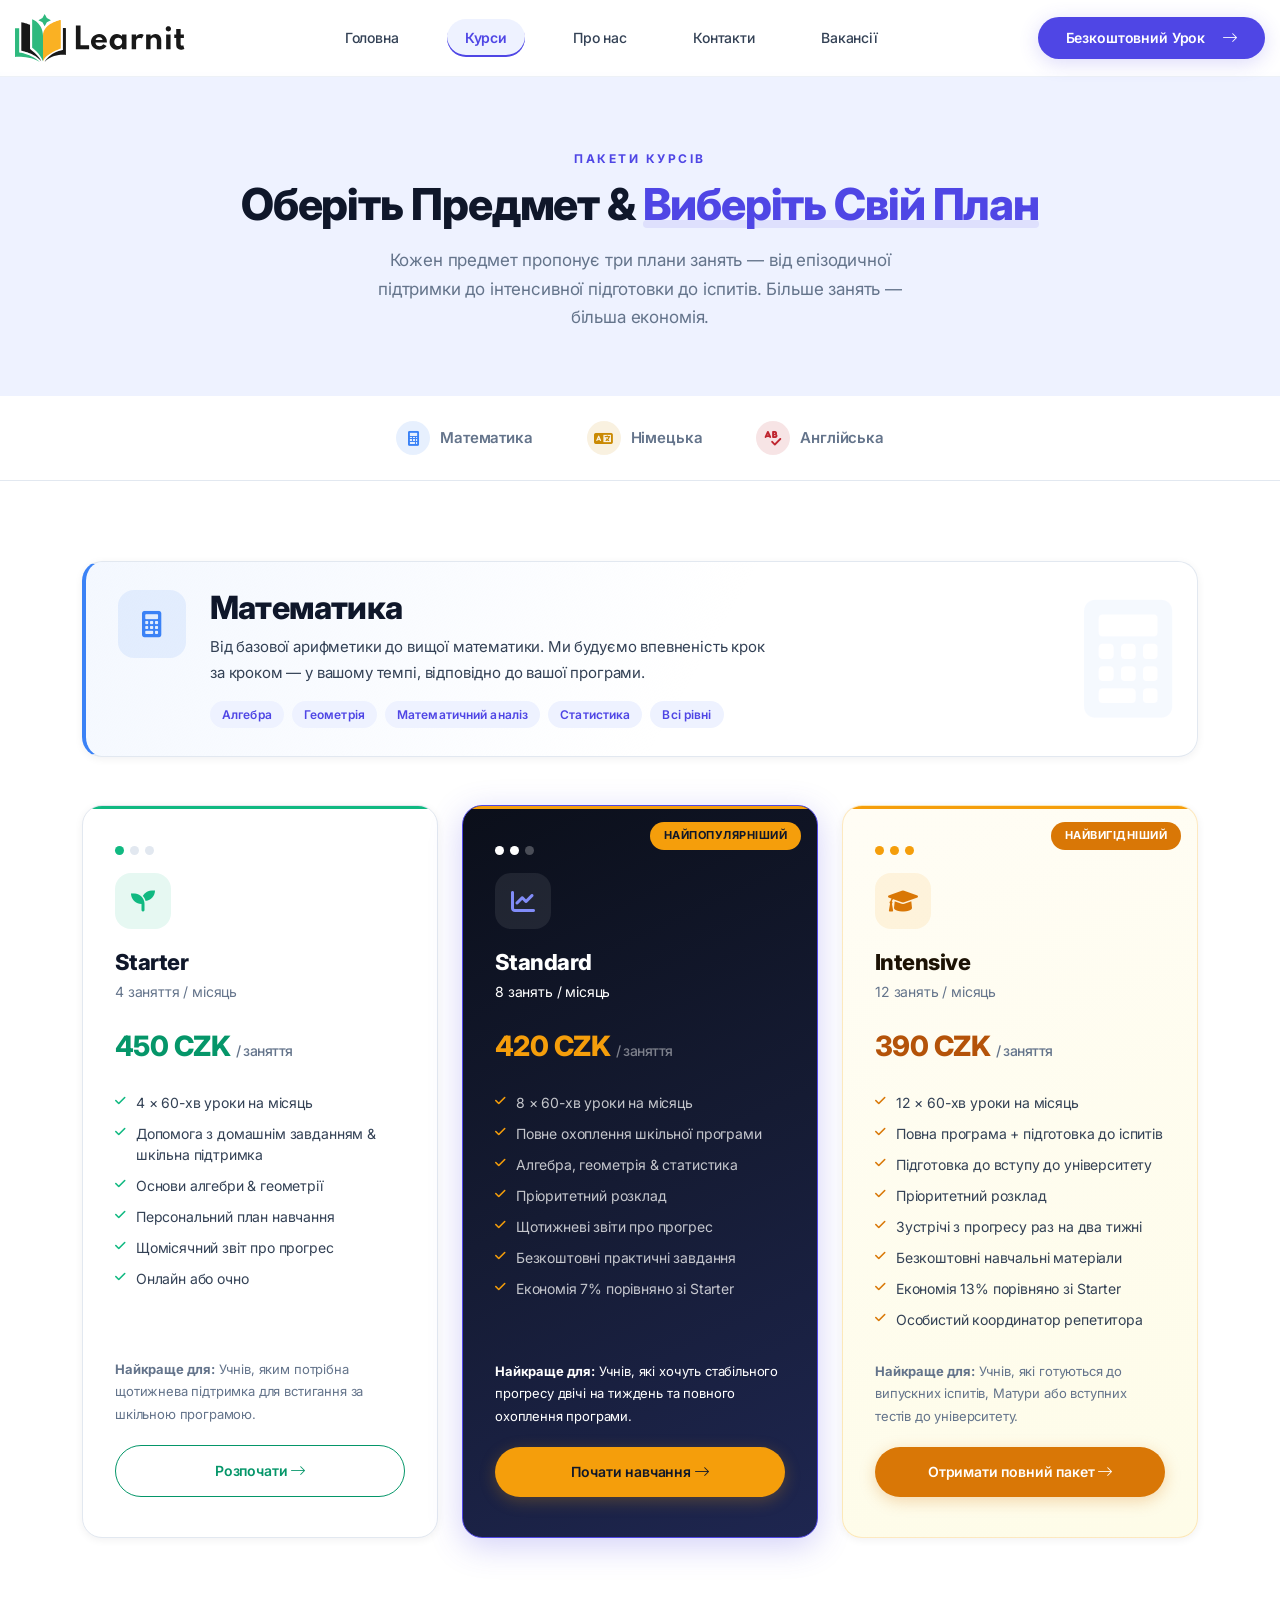
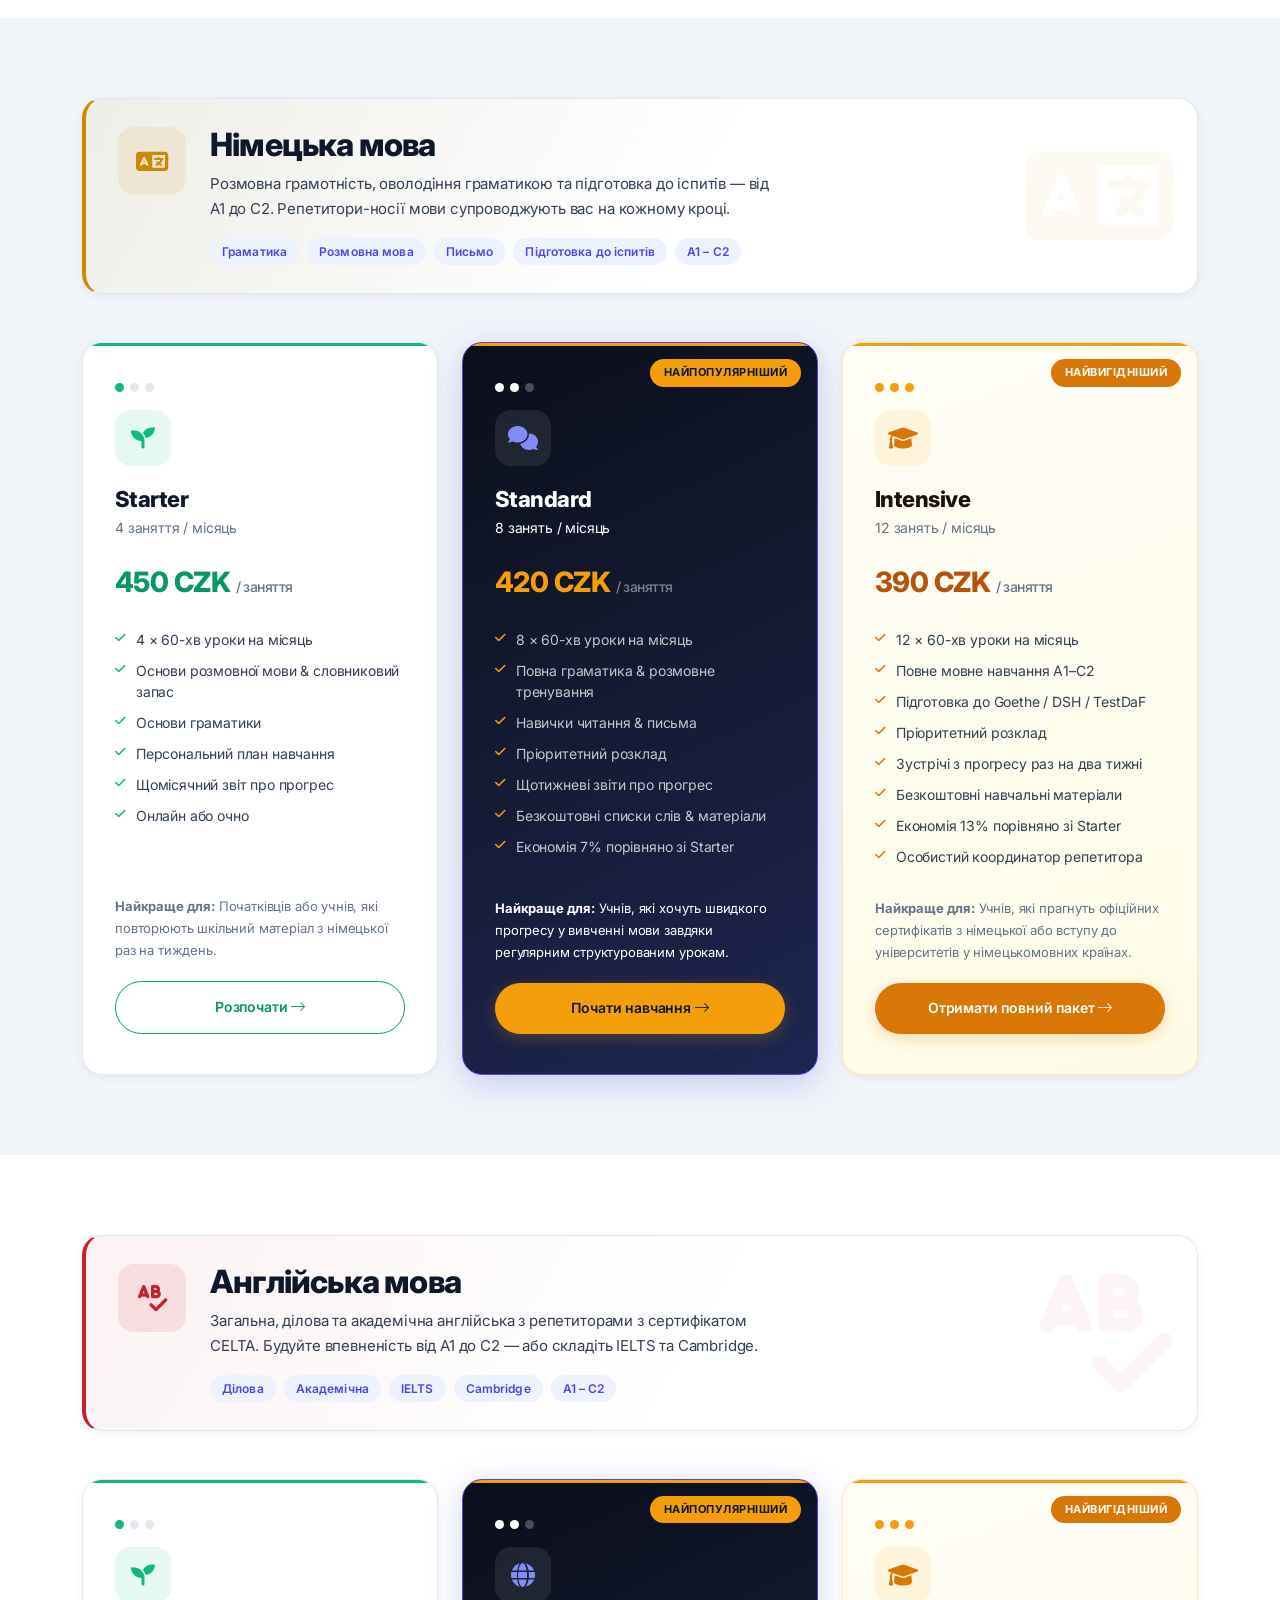
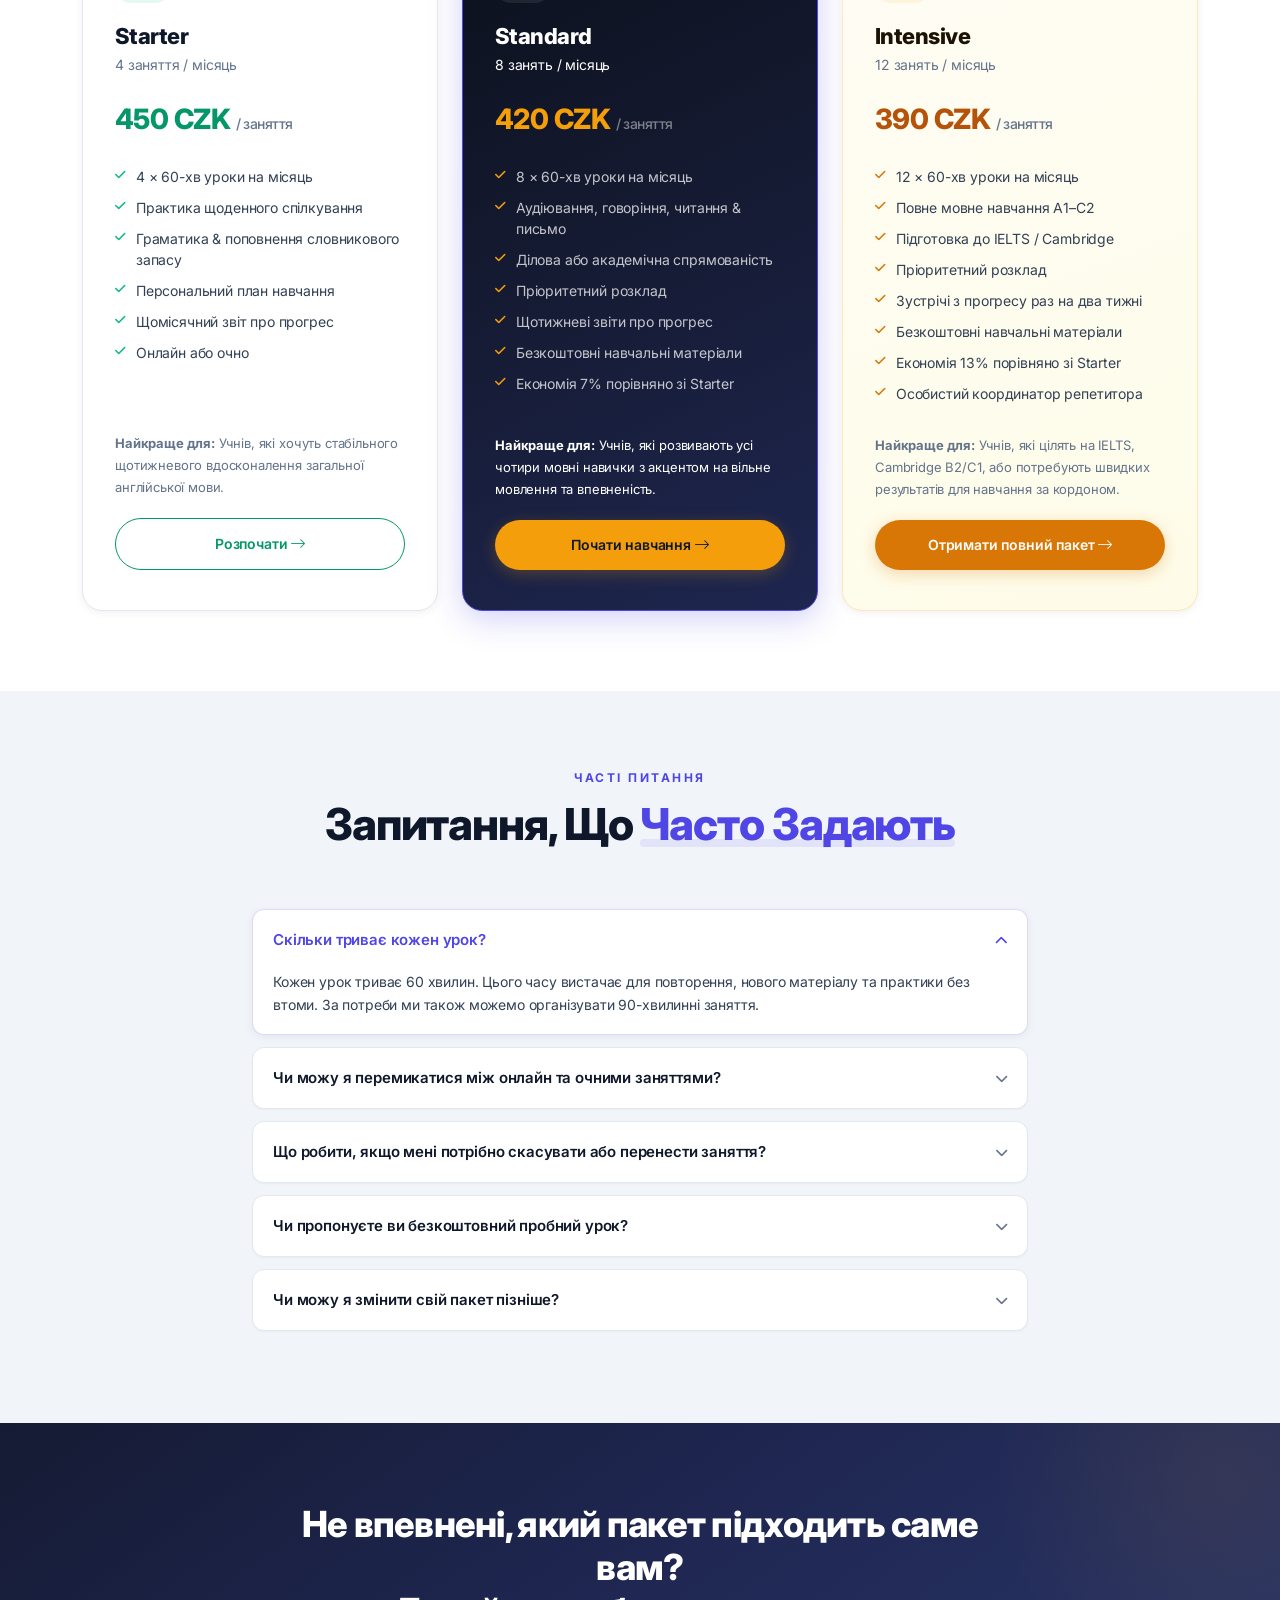
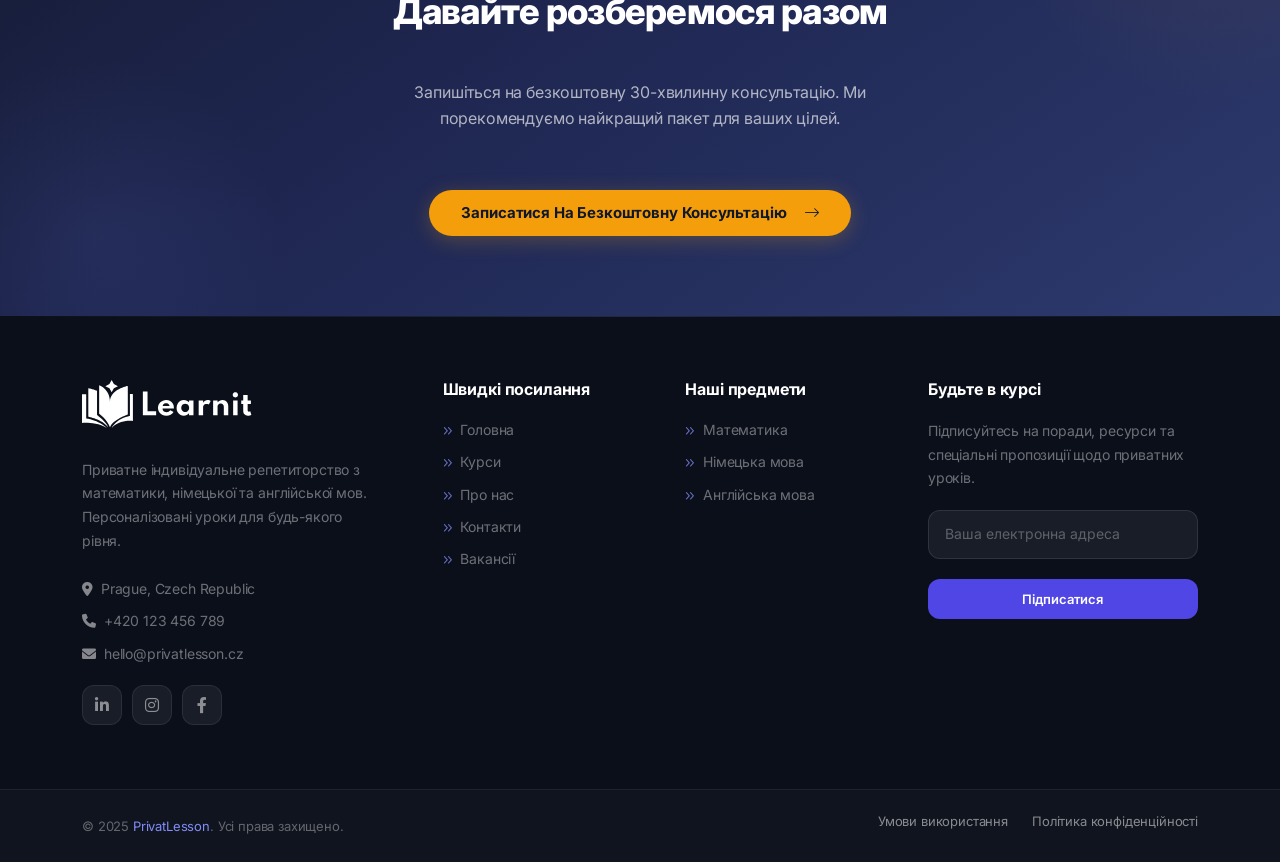
<file: courses.html>
<!DOCTYPE html>
<html lang="en">

<head>
    <meta charset="UTF-8">
    <meta http-equiv="X-UA-Compatible" content="IE=edge">
    <meta name="viewport" content="width=device-width, initial-scale=1.0">
    <title>Курси та пакети — PrivatLesson | Репетиторство з математики, німецької та англійської</title>
    <meta name="description" content="Ознайомтеся з нашими пакетами курсів та окремими предметами. Пакети Starter, Standard та Intensive для приватного репетиторства з математики, німецької та англійської мов.">
    <link rel="shortcut icon" href="assets/images/favicon.png">
    <link rel="preconnect" href="https://fonts.googleapis.com">
    <link rel="preconnect" href="https://fonts.gstatic.com" crossorigin>
    <link href="https://fonts.googleapis.com/css2?family=Inter:wght@300;400;500;600;700;800;900&display=swap" rel="stylesheet">
    <link rel="stylesheet" href="assets/css/bootstrap.min.css">
    <link rel="stylesheet" href="assets/css/meanmenu.css">
    <link rel="stylesheet" href="assets/css/all.min.css">
    <link rel="stylesheet" href="assets/css/swiper-bundle.min.css">
    <link rel="stylesheet" href="assets/css/animate.css">
    <link rel="stylesheet" href="assets/css/style.css">
    <link rel="stylesheet" href="assets/css/privatlesson.css">
</head>

<body>

    <!-- Preloader -->
    <div id="loading">
        <div id="loading-center">
            <div id="loading-center-absolute">
                <div class="loading-icon text-center d-flex flex-column align-items-center justify-content-center">
                    <img class="loading-logo" src="assets/images/preloader.svg" alt="Loading PrivatLesson">
                </div>
            </div>
        </div>
    </div>

    <!-- Header -->
    <header class="header-area sticky-header">
        <div class="header__container">
            <div class="header__main">
                <a href="index.html" class="logo">
                    <img src="assets/images/logo/logo.svg" alt="PrivatLesson logo">
                </a>
                <div class="main-menu">
                    <nav>
                        <ul>
                            <li><a href="index.html">Головна</a></li>
                            <li class="active"><a href="courses.html">Курси</a></li>
                            <li><a href="about.html">Про нас</a></li>
                            <li><a href="contact.html">Контакти</a></li>
                            <li><a href="vacancies.html">Вакансії</a></li>
                        </ul>
                    </nav>
                </div>
                <a href="https://dashboard.lumind.space/node/demo/page-register" class="btn-one nav-cta d-none d-lg-inline-flex">Безкоштовний урок <i class="fa-light fa-arrow-right-long"></i></a>
                <button class="menubars d-block d-lg-none" type="button" data-bs-toggle="offcanvas" data-bs-target="#menubar">
                    <span></span><span></span><span></span>
                </button>
            </div>
        </div>
    </header>

    <!-- Sidebar -->
    <div class="sidebar-area offcanvas offcanvas-end" id="menubar">
        <div class="offcanvas-header">
            <a href="index.html" class="logo"><img src="assets/images/logo/logo-light.svg" alt="PrivatLesson logo"></a>
            <button type="button" class="btn-close" data-bs-dismiss="offcanvas"><i class="fa-regular fa-xmark"></i></button>
        </div>
        <div class="offcanvas-body sidebar__body">
            <div class="mobile-menu overflow-hidden"></div>
        </div>
    </div>

    <main>

        <!-- Page Intro -->
        <section class="courses-page-section" style="background: var(--bg-tertiary); padding: 80px 0 64px;">
            <div class="container">
                <div class="section-header text-center">
                    <h5 class="wow fadeInUp" data-wow-delay="00ms" data-wow-duration="1500ms">ПАКЕТИ КУРСІВ</h5>
                    <h2 class="wow fadeInUp" data-wow-delay="200ms" data-wow-duration="1500ms">Оберіть предмет &amp; <span>виберіть свій план</span></h2>
                    <p class="section-subtitle wow fadeInUp" data-wow-delay="100ms" data-wow-duration="1500ms">Кожен предмет пропонує три плани занять — від епізодичної підтримки до інтенсивної підготовки до іспитів. Більше занять — більша економія.</p>
                </div>
            </div>
        </section>

        <!-- Course Navigation Tabs -->
        <div class="course-tab-nav-wrap">
            <div class="container">
                <nav class="course-tab-nav" aria-label="Jump to subject">
                    <a href="#math-bundles" class="course-tab-nav__item">
                        <span class="course-tab-nav__icon" style="background: rgba(59,130,246,0.12); color: #3b82f6;">
                            <i class="fa-solid fa-calculator"></i>
                        </span>
                        <span class="course-tab-nav__label">Математика</span>
                    </a>
                    <a href="#german-bundles" class="course-tab-nav__item">
                        <span class="course-tab-nav__icon" style="background: rgba(202,138,4,0.12); color: #ca8a04;">
                            <i class="fa-solid fa-language"></i>
                        </span>
                        <span class="course-tab-nav__label">Німецька</span>
                    </a>
                    <a href="#english-bundles" class="course-tab-nav__item">
                        <span class="course-tab-nav__icon" style="background: rgba(191,37,47,0.12); color: #bf252f;">
                            <i class="fa-solid fa-spell-check"></i>
                        </span>
                        <span class="course-tab-nav__label">Англійська</span>
                    </a>
                </nav>
            </div>
        </div>

        <!-- ─── Mathematics Bundles ─── -->
        <section id="math-bundles" class="courses-page-section subject-bundles-section" style="background: var(--white);">
            <div class="container">
                <div class="subject-section-header wow fadeInUp" data-wow-delay="00ms" data-wow-duration="1500ms">
                    <div class="subject-section-header__icon" style="background: rgba(59,130,246,0.1); color: #3b82f6;">
                        <i class="fa-solid fa-calculator"></i>
                    </div>
                    <div class="subject-section-header__content">
                        <h2>Математика</h2>
                        <p>Від базової арифметики до вищої математики. Ми будуємо впевненість крок за кроком — у вашому темпі, відповідно до вашої програми.</p>
                        <div class="subject-section-header__tags">
                            <span>Алгебра</span>
                            <span>Геометрія</span>
                            <span>Математичний аналіз</span>
                            <span>Статистика</span>
                            <span>Всі рівні</span>
                        </div>
                    </div>
                    <div class="subject-section-header__watermark" aria-hidden="true">
                        <i class="fa-solid fa-calculator"></i>
                    </div>
                </div>
                <div class="row g-4 align-items-stretch">
                    <!-- Math Starter -->
                    <div class="col-lg-4 wow fadeInUp" data-wow-delay="00ms" data-wow-duration="1500ms">
                        <div class="bundle-card bundle-card--starter">
                            <div class="bundle-card__tier">
                                <span class="tier-dot tier-dot--filled"></span>
                                <span class="tier-dot"></span>
                                <span class="tier-dot"></span>
                            </div>
                            <div class="bundle-card__icon"><i class="fa-solid fa-seedling"></i></div>
                            <h3 class="bundle-card__title">Starter</h3>
                            <p class="bundle-card__subtitle">4 заняття / місяць</p>
                            <div class="bundle-card__price">450 CZK <span>/ заняття</span></div>
                            <ul class="bundle-card__includes">
                                <li><i class="fa-solid fa-check"></i> 4 × 60-хв уроки на місяць</li>
                                <li><i class="fa-solid fa-check"></i> Допомога з домашнім завданням &amp; шкільна підтримка</li>
                                <li><i class="fa-solid fa-check"></i> Основи алгебри &amp; геометрії</li>
                                <li><i class="fa-solid fa-check"></i> Персональний план навчання</li>
                                <li><i class="fa-solid fa-check"></i> Щомісячний звіт про прогрес</li>
                                <li><i class="fa-solid fa-check"></i> Онлайн або очно</li>
                            </ul>
                            <p class="bundle-card__note"><strong>Найкраще для:</strong> Учнів, яким потрібна щотижнева підтримка для встигання за шкільною програмою.</p>
                            <a href="https://dashboard.lumind.space/node/demo/page-register" class="bundle-card__btn bundle-card__btn--outline">Розпочати <i class="fa-light fa-arrow-right-long"></i></a>
                        </div>
                    </div>
                    <!-- Math Standard (Featured) -->
                    <div class="col-lg-4 wow fadeInUp" data-wow-delay="200ms" data-wow-duration="1500ms">
                        <div class="bundle-card bundle-card--featured">
                            <span class="bundle-card__badge">Найпопулярніший</span>
                            <div class="bundle-card__tier">
                                <span class="tier-dot tier-dot--filled"></span>
                                <span class="tier-dot tier-dot--filled"></span>
                                <span class="tier-dot"></span>
                            </div>
                            <div class="bundle-card__icon"><i class="fa-solid fa-chart-line"></i></div>
                            <h3 class="bundle-card__title">Standard</h3>
                            <p class="bundle-card__subtitle">8 занять / місяць</p>
                            <div class="bundle-card__price">420 CZK <span>/ заняття</span></div>
                            <ul class="bundle-card__includes">
                                <li><i class="fa-solid fa-check"></i> 8 × 60-хв уроки на місяць</li>
                                <li><i class="fa-solid fa-check"></i> Повне охоплення шкільної програми</li>
                                <li><i class="fa-solid fa-check"></i> Алгебра, геометрія &amp; статистика</li>
                                <li><i class="fa-solid fa-check"></i> Пріоритетний розклад</li>
                                <li><i class="fa-solid fa-check"></i> Щотижневі звіти про прогрес</li>
                                <li><i class="fa-solid fa-check"></i> Безкоштовні практичні завдання</li>
                                <li><i class="fa-solid fa-check"></i> Економія 7% порівняно зі Starter</li>
                            </ul>
                            <p class="bundle-card__note"><strong>Найкраще для:</strong> Учнів, які хочуть стабільного прогресу двічі на тиждень та повного охоплення програми.</p>
                            <a href="https://dashboard.lumind.space/node/demo/page-register" class="bundle-card__btn bundle-card__btn--accent">Почати навчання <i class="fa-light fa-arrow-right-long"></i></a>
                        </div>
                    </div>
                    <!-- Math Intensive -->
                    <div class="col-lg-4 wow fadeInUp" data-wow-delay="400ms" data-wow-duration="1500ms">
                        <div class="bundle-card bundle-card--intensive">
                            <span class="bundle-card__badge bundle-card__badge--savings">Найвигідніший</span>
                            <div class="bundle-card__tier">
                                <span class="tier-dot tier-dot--filled"></span>
                                <span class="tier-dot tier-dot--filled"></span>
                                <span class="tier-dot tier-dot--filled"></span>
                            </div>
                            <div class="bundle-card__icon"><i class="fa-solid fa-graduation-cap"></i></div>
                            <h3 class="bundle-card__title">Intensive</h3>
                            <p class="bundle-card__subtitle">12 занять / місяць</p>
                            <div class="bundle-card__price">390 CZK <span>/ заняття</span></div>
                            <ul class="bundle-card__includes">
                                <li><i class="fa-solid fa-check"></i> 12 × 60-хв уроки на місяць</li>
                                <li><i class="fa-solid fa-check"></i> Повна програма + підготовка до іспитів</li>
                                <li><i class="fa-solid fa-check"></i> Підготовка до вступу до університету</li>
                                <li><i class="fa-solid fa-check"></i> Пріоритетний розклад</li>
                                <li><i class="fa-solid fa-check"></i> Зустрічі з прогресу раз на два тижні</li>
                                <li><i class="fa-solid fa-check"></i> Безкоштовні навчальні матеріали</li>
                                <li><i class="fa-solid fa-check"></i> Економія 13% порівняно зі Starter</li>
                                <li><i class="fa-solid fa-check"></i> Особистий координатор репетитора</li>
                            </ul>
                            <p class="bundle-card__note"><strong>Найкраще для:</strong> Учнів, які готуються до випускних іспитів, Матури або вступних тестів до університету.</p>
                            <a href="https://dashboard.lumind.space/node/demo/page-register" class="bundle-card__btn bundle-card__btn--primary">Отримати повний пакет <i class="fa-light fa-arrow-right-long"></i></a>
                        </div>
                    </div>
                </div>
            </div>
        </section>

        <!-- ─── German Language Bundles ─── -->
        <section id="german-bundles" class="courses-page-section subject-bundles-section" style="background: var(--sub-bg);">
            <div class="container">
                <div class="subject-section-header wow fadeInUp" data-wow-delay="00ms" data-wow-duration="1500ms">
                    <div class="subject-section-header__icon" style="background: rgba(202,138,4,0.1); color: #ca8a04;">
                        <i class="fa-solid fa-language"></i>
                    </div>
                    <div class="subject-section-header__content">
                        <h2>Німецька мова</h2>
                        <p>Розмовна грамотність, оволодіння граматикою та підготовка до іспитів — від A1 до C2. Репетитори-носії мови супроводжують вас на кожному кроці.</p>
                        <div class="subject-section-header__tags">
                            <span>Граматика</span>
                            <span>Розмовна мова</span>
                            <span>Письмо</span>
                            <span>Підготовка до іспитів</span>
                            <span>A1 – C2</span>
                        </div>
                    </div>
                    <div class="subject-section-header__watermark" aria-hidden="true">
                        <i class="fa-solid fa-language"></i>
                    </div>
                </div>
                <div class="row g-4 align-items-stretch">
                    <!-- German Starter -->
                    <div class="col-lg-4 wow fadeInUp" data-wow-delay="00ms" data-wow-duration="1500ms">
                        <div class="bundle-card bundle-card--starter">
                            <div class="bundle-card__tier">
                                <span class="tier-dot tier-dot--filled"></span>
                                <span class="tier-dot"></span>
                                <span class="tier-dot"></span>
                            </div>
                            <div class="bundle-card__icon"><i class="fa-solid fa-seedling"></i></div>
                            <h3 class="bundle-card__title">Starter</h3>
                            <p class="bundle-card__subtitle">4 заняття / місяць</p>
                            <div class="bundle-card__price">450 CZK <span>/ заняття</span></div>
                            <ul class="bundle-card__includes">
                                <li><i class="fa-solid fa-check"></i> 4 × 60-хв уроки на місяць</li>
                                <li><i class="fa-solid fa-check"></i> Основи розмовної мови &amp; словниковий запас</li>
                                <li><i class="fa-solid fa-check"></i> Основи граматики</li>
                                <li><i class="fa-solid fa-check"></i> Персональний план навчання</li>
                                <li><i class="fa-solid fa-check"></i> Щомісячний звіт про прогрес</li>
                                <li><i class="fa-solid fa-check"></i> Онлайн або очно</li>
                            </ul>
                            <p class="bundle-card__note"><strong>Найкраще для:</strong> Початківців або учнів, які повторюють шкільний матеріал з німецької раз на тиждень.</p>
                            <a href="https://dashboard.lumind.space/node/demo/page-register" class="bundle-card__btn bundle-card__btn--outline">Розпочати <i class="fa-light fa-arrow-right-long"></i></a>
                        </div>
                    </div>
                    <!-- German Standard (Featured) -->
                    <div class="col-lg-4 wow fadeInUp" data-wow-delay="200ms" data-wow-duration="1500ms">
                        <div class="bundle-card bundle-card--featured">
                            <span class="bundle-card__badge">Найпопулярніший</span>
                            <div class="bundle-card__tier">
                                <span class="tier-dot tier-dot--filled"></span>
                                <span class="tier-dot tier-dot--filled"></span>
                                <span class="tier-dot"></span>
                            </div>
                            <div class="bundle-card__icon"><i class="fa-solid fa-comments"></i></div>
                            <h3 class="bundle-card__title">Standard</h3>
                            <p class="bundle-card__subtitle">8 занять / місяць</p>
                            <div class="bundle-card__price">420 CZK <span>/ заняття</span></div>
                            <ul class="bundle-card__includes">
                                <li><i class="fa-solid fa-check"></i> 8 × 60-хв уроки на місяць</li>
                                <li><i class="fa-solid fa-check"></i> Повна граматика &amp; розмовне тренування</li>
                                <li><i class="fa-solid fa-check"></i> Навички читання &amp; письма</li>
                                <li><i class="fa-solid fa-check"></i> Пріоритетний розклад</li>
                                <li><i class="fa-solid fa-check"></i> Щотижневі звіти про прогрес</li>
                                <li><i class="fa-solid fa-check"></i> Безкоштовні списки слів &amp; матеріали</li>
                                <li><i class="fa-solid fa-check"></i> Економія 7% порівняно зі Starter</li>
                            </ul>
                            <p class="bundle-card__note"><strong>Найкраще для:</strong> Учнів, які хочуть швидкого прогресу у вивченні мови завдяки регулярним структурованим урокам.</p>
                            <a href="https://dashboard.lumind.space/node/demo/page-register" class="bundle-card__btn bundle-card__btn--accent">Почати навчання <i class="fa-light fa-arrow-right-long"></i></a>
                        </div>
                    </div>
                    <!-- German Intensive -->
                    <div class="col-lg-4 wow fadeInUp" data-wow-delay="400ms" data-wow-duration="1500ms">
                        <div class="bundle-card bundle-card--intensive">
                            <span class="bundle-card__badge bundle-card__badge--savings">Найвигідніший</span>
                            <div class="bundle-card__tier">
                                <span class="tier-dot tier-dot--filled"></span>
                                <span class="tier-dot tier-dot--filled"></span>
                                <span class="tier-dot tier-dot--filled"></span>
                            </div>
                            <div class="bundle-card__icon"><i class="fa-solid fa-graduation-cap"></i></div>
                            <h3 class="bundle-card__title">Intensive</h3>
                            <p class="bundle-card__subtitle">12 занять / місяць</p>
                            <div class="bundle-card__price">390 CZK <span>/ заняття</span></div>
                            <ul class="bundle-card__includes">
                                <li><i class="fa-solid fa-check"></i> 12 × 60-хв уроки на місяць</li>
                                <li><i class="fa-solid fa-check"></i> Повне мовне навчання A1–C2</li>
                                <li><i class="fa-solid fa-check"></i> Підготовка до Goethe / DSH / TestDaF</li>
                                <li><i class="fa-solid fa-check"></i> Пріоритетний розклад</li>
                                <li><i class="fa-solid fa-check"></i> Зустрічі з прогресу раз на два тижні</li>
                                <li><i class="fa-solid fa-check"></i> Безкоштовні навчальні матеріали</li>
                                <li><i class="fa-solid fa-check"></i> Економія 13% порівняно зі Starter</li>
                                <li><i class="fa-solid fa-check"></i> Особистий координатор репетитора</li>
                            </ul>
                            <p class="bundle-card__note"><strong>Найкраще для:</strong> Учнів, які прагнуть офіційних сертифікатів з німецької або вступу до університетів у німецькомовних країнах.</p>
                            <a href="https://dashboard.lumind.space/node/demo/page-register" class="bundle-card__btn bundle-card__btn--primary">Отримати повний пакет <i class="fa-light fa-arrow-right-long"></i></a>
                        </div>
                    </div>
                </div>
            </div>
        </section>

        <!-- ─── English Language Bundles ─── -->
        <section id="english-bundles" class="courses-page-section subject-bundles-section" style="background: var(--white);">
            <div class="container">
                <div class="subject-section-header wow fadeInUp" data-wow-delay="00ms" data-wow-duration="1500ms">
                    <div class="subject-section-header__icon" style="background: rgba(191,37,47,0.1); color: #bf252f;">
                        <i class="fa-solid fa-spell-check"></i>
                    </div>
                    <div class="subject-section-header__content">
                        <h2>Англійська мова</h2>
                        <p>Загальна, ділова та академічна англійська з репетиторами з сертифікатом CELTA. Будуйте впевненість від A1 до C2 — або складіть IELTS та Cambridge.</p>
                        <div class="subject-section-header__tags">
                            <span>Ділова</span>
                            <span>Академічна</span>
                            <span>IELTS</span>
                            <span>Cambridge</span>
                            <span>A1 – C2</span>
                        </div>
                    </div>
                    <div class="subject-section-header__watermark" aria-hidden="true">
                        <i class="fa-solid fa-spell-check"></i>
                    </div>
                </div>
                <div class="row g-4 align-items-stretch">
                    <!-- English Starter -->
                    <div class="col-lg-4 wow fadeInUp" data-wow-delay="00ms" data-wow-duration="1500ms">
                        <div class="bundle-card bundle-card--starter">
                            <div class="bundle-card__tier">
                                <span class="tier-dot tier-dot--filled"></span>
                                <span class="tier-dot"></span>
                                <span class="tier-dot"></span>
                            </div>
                            <div class="bundle-card__icon"><i class="fa-solid fa-seedling"></i></div>
                            <h3 class="bundle-card__title">Starter</h3>
                            <p class="bundle-card__subtitle">4 заняття / місяць</p>
                            <div class="bundle-card__price">450 CZK <span>/ заняття</span></div>
                            <ul class="bundle-card__includes">
                                <li><i class="fa-solid fa-check"></i> 4 × 60-хв уроки на місяць</li>
                                <li><i class="fa-solid fa-check"></i> Практика щоденного спілкування</li>
                                <li><i class="fa-solid fa-check"></i> Граматика &amp; поповнення словникового запасу</li>
                                <li><i class="fa-solid fa-check"></i> Персональний план навчання</li>
                                <li><i class="fa-solid fa-check"></i> Щомісячний звіт про прогрес</li>
                                <li><i class="fa-solid fa-check"></i> Онлайн або очно</li>
                            </ul>
                            <p class="bundle-card__note"><strong>Найкраще для:</strong> Учнів, які хочуть стабільного щотижневого вдосконалення загальної англійської мови.</p>
                            <a href="https://dashboard.lumind.space/node/demo/page-register" class="bundle-card__btn bundle-card__btn--outline">Розпочати <i class="fa-light fa-arrow-right-long"></i></a>
                        </div>
                    </div>
                    <!-- English Standard (Featured) -->
                    <div class="col-lg-4 wow fadeInUp" data-wow-delay="200ms" data-wow-duration="1500ms">
                        <div class="bundle-card bundle-card--featured">
                            <span class="bundle-card__badge">Найпопулярніший</span>
                            <div class="bundle-card__tier">
                                <span class="tier-dot tier-dot--filled"></span>
                                <span class="tier-dot tier-dot--filled"></span>
                                <span class="tier-dot"></span>
                            </div>
                            <div class="bundle-card__icon"><i class="fa-solid fa-globe"></i></div>
                            <h3 class="bundle-card__title">Standard</h3>
                            <p class="bundle-card__subtitle">8 занять / місяць</p>
                            <div class="bundle-card__price">420 CZK <span>/ заняття</span></div>
                            <ul class="bundle-card__includes">
                                <li><i class="fa-solid fa-check"></i> 8 × 60-хв уроки на місяць</li>
                                <li><i class="fa-solid fa-check"></i> Аудіювання, говоріння, читання &amp; письмо</li>
                                <li><i class="fa-solid fa-check"></i> Ділова або академічна спрямованість</li>
                                <li><i class="fa-solid fa-check"></i> Пріоритетний розклад</li>
                                <li><i class="fa-solid fa-check"></i> Щотижневі звіти про прогрес</li>
                                <li><i class="fa-solid fa-check"></i> Безкоштовні навчальні матеріали</li>
                                <li><i class="fa-solid fa-check"></i> Економія 7% порівняно зі Starter</li>
                            </ul>
                            <p class="bundle-card__note"><strong>Найкраще для:</strong> Учнів, які розвивають усі чотири мовні навички з акцентом на вільне мовлення та впевненість.</p>
                            <a href="https://dashboard.lumind.space/node/demo/page-register" class="bundle-card__btn bundle-card__btn--accent">Почати навчання <i class="fa-light fa-arrow-right-long"></i></a>
                        </div>
                    </div>
                    <!-- English Intensive -->
                    <div class="col-lg-4 wow fadeInUp" data-wow-delay="400ms" data-wow-duration="1500ms">
                        <div class="bundle-card bundle-card--intensive">
                            <span class="bundle-card__badge bundle-card__badge--savings">Найвигідніший</span>
                            <div class="bundle-card__tier">
                                <span class="tier-dot tier-dot--filled"></span>
                                <span class="tier-dot tier-dot--filled"></span>
                                <span class="tier-dot tier-dot--filled"></span>
                            </div>
                            <div class="bundle-card__icon"><i class="fa-solid fa-graduation-cap"></i></div>
                            <h3 class="bundle-card__title">Intensive</h3>
                            <p class="bundle-card__subtitle">12 занять / місяць</p>
                            <div class="bundle-card__price">390 CZK <span>/ заняття</span></div>
                            <ul class="bundle-card__includes">
                                <li><i class="fa-solid fa-check"></i> 12 × 60-хв уроки на місяць</li>
                                <li><i class="fa-solid fa-check"></i> Повне мовне навчання A1–C2</li>
                                <li><i class="fa-solid fa-check"></i> Підготовка до IELTS / Cambridge</li>
                                <li><i class="fa-solid fa-check"></i> Пріоритетний розклад</li>
                                <li><i class="fa-solid fa-check"></i> Зустрічі з прогресу раз на два тижні</li>
                                <li><i class="fa-solid fa-check"></i> Безкоштовні навчальні матеріали</li>
                                <li><i class="fa-solid fa-check"></i> Економія 13% порівняно зі Starter</li>
                                <li><i class="fa-solid fa-check"></i> Особистий координатор репетитора</li>
                            </ul>
                            <p class="bundle-card__note"><strong>Найкраще для:</strong> Учнів, які цілять на IELTS, Cambridge B2/C1, або потребують швидких результатів для навчання за кордоном.</p>
                            <a href="https://dashboard.lumind.space/node/demo/page-register" class="bundle-card__btn bundle-card__btn--primary">Отримати повний пакет <i class="fa-light fa-arrow-right-long"></i></a>
                        </div>
                    </div>
                </div>
            </div>
        </section>

        <!-- FAQ Section -->
        <section class="courses-page-section" style="background: var(--sub-bg);">
            <div class="container" style="max-width: 800px;">
                <div class="section-header mb-60 text-center">
                    <h5 class="wow fadeInUp" data-wow-delay="00ms" data-wow-duration="1500ms">ЧАСТІ ПИТАННЯ</h5>
                    <h2 class="wow fadeInUp" data-wow-delay="200ms" data-wow-duration="1500ms">Запитання, що <span>часто задають</span></h2>
                </div>
                <div class="wow fadeInUp" data-wow-delay="100ms" data-wow-duration="1500ms">
                    <div class="faq-item active">
                        <div class="faq-item__question" onclick="this.parentElement.classList.toggle('active')">
                            Скільки триває кожен урок?
                            <i class="fa-solid fa-chevron-down"></i>
                        </div>
                        <div class="faq-item__answer">
                            Кожен урок триває 60 хвилин. Цього часу вистачає для повторення, нового матеріалу та практики без втоми. За потреби ми також можемо організувати 90-хвилинні заняття.
                        </div>
                    </div>
                    <div class="faq-item">
                        <div class="faq-item__question" onclick="this.parentElement.classList.toggle('active')">
                            Чи можу я перемикатися між онлайн та очними заняттями?
                            <i class="fa-solid fa-chevron-down"></i>
                        </div>
                        <div class="faq-item__answer">
                            Звичайно! Ви можете обирати формат для кожного окремого заняття. Онлайн-уроки проводяться через Zoom або Google Meet, а очні заняття — в нашому офісі в Празі.
                        </div>
                    </div>
                    <div class="faq-item">
                        <div class="faq-item__question" onclick="this.parentElement.classList.toggle('active')">
                            Що робити, якщо мені потрібно скасувати або перенести заняття?
                            <i class="fa-solid fa-chevron-down"></i>
                        </div>
                        <div class="faq-item__answer">
                            Ми просимо повідомляти не менш ніж за 24 години про скасування або перенесення. За заняття, скасовані менш ніж за 24 години, може стягуватися 50% від вартості уроку.
                        </div>
                    </div>
                    <div class="faq-item">
                        <div class="faq-item__question" onclick="this.parentElement.classList.toggle('active')">
                            Чи пропонуєте ви безкоштовний пробний урок?
                            <i class="fa-solid fa-chevron-down"></i>
                        </div>
                        <div class="faq-item__answer">
                            Так! Ми пропонуємо безкоштовний 30-хвилинний пробний урок, щоб ви могли познайомитися з репетитором, обговорити свої цілі та зрозуміти, чи підходить вам наш стиль навчання. <a href="https://dashboard.lumind.space/node/demo/page-register" style="color: var(--primary-color); font-weight: 600;">Запишіться на безкоштовний пробний урок тут</a>.
                        </div>
                    </div>
                    <div class="faq-item">
                        <div class="faq-item__question" onclick="this.parentElement.classList.toggle('active')">
                            Чи можу я змінити свій пакет пізніше?
                            <i class="fa-solid fa-chevron-down"></i>
                        </div>
                        <div class="faq-item__answer">
                            Так, ви можете оновити або змінити свій пакет у будь-який час. Якщо ви починаєте з пакету Starter і хочете додати більше предметів, ми скоригуємо вартість відповідним чином.
                        </div>
                    </div>
                </div>
            </div>
        </section>

        <!-- CTA -->
        <section class="trial-area pt-120 pb-120">
            <div class="container">
                <div class="trial__wrp">
                    <h2 class="text-white wow fadeInUp" data-wow-delay="00ms" data-wow-duration="1500ms">Не впевнені, який пакет підходить саме вам? <br> Давайте розберемося разом</h2>
                    <p class="trial__subtitle wow fadeInUp" data-wow-delay="100ms" data-wow-duration="1500ms">Запишіться на безкоштовну 30-хвилинну консультацію. Ми порекомендуємо найкращий пакет для ваших цілей.</p>
                    <a href="https://dashboard.lumind.space/node/demo/page-register" class="btn-one-light wow fadeInUp" data-wow-delay="200ms" data-wow-duration="1500ms">Записатися на безкоштовну консультацію <i class="fa-light fa-arrow-right-long"></i></a>
                </div>
            </div>
        </section>

    </main>

    <!-- Footer -->
    <footer class="footer-area">
        <div class="container">
            <div class="footer__wrp pt-100 pb-100">
                <div class="footer__item footer-about wow fadeInUp" data-wow-delay="00ms" data-wow-duration="1500ms">
                    <a href="index.html" class="logo mb-30"><img src="assets/images/logo/logo.svg" alt="PrivatLesson logo"></a>
                    <p>Приватне індивідуальне репетиторство з математики, німецької та англійської мов. Персоналізовані уроки для будь-якого рівня.</p>
                    <ul class="mt-25">
                        <li><i class="fa-solid fa-location-dot me-2"></i><a href="#0" class="p-0">Prague, Czech Republic</a></li>
                        <li class="mt-2"><i class="fa-solid fa-phone me-2"></i><a href="tel:+420123456789" class="p-0">+420 123 456 789</a></li>
                        <li class="mt-2"><i class="fa-solid fa-envelope me-2"></i><a href="mailto:hello@privatlesson.cz" class="p-0">hello@privatlesson.cz</a></li>
                    </ul>
                    <div class="footer-social">
                        <a href="#0" aria-label="LinkedIn"><i class="fa-brands fa-linkedin-in"></i></a>
                        <a href="#0" aria-label="Instagram"><i class="fa-brands fa-instagram"></i></a>
                        <a href="#0" aria-label="Facebook"><i class="fa-brands fa-facebook-f"></i></a>
                    </div>
                </div>
                <div class="footer__item item-sm wow fadeInUp" data-wow-delay="200ms" data-wow-duration="1500ms">
                    <h3 class="footer-title">Швидкі посилання</h3>
                    <ul>
                        <li><a href="index.html"><i class="fa-regular fa-angles-right me-1"></i> Головна</a></li>
                        <li><a href="courses.html"><i class="fa-regular fa-angles-right me-1"></i> Курси</a></li>
                        <li><a href="about.html"><i class="fa-regular fa-angles-right me-1"></i> Про нас</a></li>
                        <li><a href="contact.html"><i class="fa-regular fa-angles-right me-1"></i> Контакти</a></li>
                        <li><a href="vacancies.html"><i class="fa-regular fa-angles-right me-1"></i> Вакансії</a></li>
                    </ul>
                </div>
                <div class="footer__item item-sm wow fadeInUp" data-wow-delay="400ms" data-wow-duration="1500ms">
                    <h3 class="footer-title">Наші предмети</h3>
                    <ul>
                        <li><a href="courses.html"><i class="fa-regular fa-angles-right me-1"></i> Математика</a></li>
                        <li><a href="courses.html"><i class="fa-regular fa-angles-right me-1"></i> Німецька мова</a></li>
                        <li><a href="courses.html"><i class="fa-regular fa-angles-right me-1"></i> Англійська мова</a></li>
                    </ul>
                </div>
                <div class="footer__item footer-subscribe wow fadeInUp" data-wow-delay="600ms" data-wow-duration="1500ms">
                    <h3 class="footer-title">Будьте в курсі</h3>
                    <p class="mb-20">Підписуйтесь на поради, ресурси та спеціальні пропозиції щодо приватних уроків.</p>
                    <div class="footer-newsletter">
                        <input type="email" placeholder="Ваша електронна адреса">
                        <button>Підписатися</button>
                    </div>
                </div>
            </div>
        </div>
        <div class="footer__copyright">
            <div class="container">
                <div class="d-flex gap-1 flex-wrap align-items-center justify-content-md-between justify-content-center">
                    <p>&copy; 2025 <a href="#0" class="primary-color">PrivatLesson</a>. Усі права захищено.</p>
                    <ul class="d-flex align-items-center gap-4">
                        <li><a href="#0">Умови використання</a></li>
                        <li><a href="#0">Політика конфіденційності</a></li>
                    </ul>
                </div>
            </div>
        </div>
    </footer>

    <!-- Back to top -->
    <div class="scroll-up">
        <svg class="scroll-circle svg-content" width="100%" height="100%" viewBox="-1 -1 102 102">
            <path d="M50,1 a49,49 0 0,1 0,98 a49,49 0 0,1 0,-98" />
        </svg>
    </div>

    <script src="assets/js/jquery-3.7.1.min.js"></script>
    <script src="assets/js/bootstrap.min.js"></script>
    <script src="assets/js/meanmenu.js"></script>
    <script src="assets/js/swiper-bundle.min.js"></script>
    <script src="assets/js/jquery.counterup.min.js"></script>
    <script src="assets/js/wow.min.js"></script>
    <script src="assets/js/jquery.waypoints.js"></script>
    <script src="assets/js/script.js"></script>
</body>

</html>
</file>
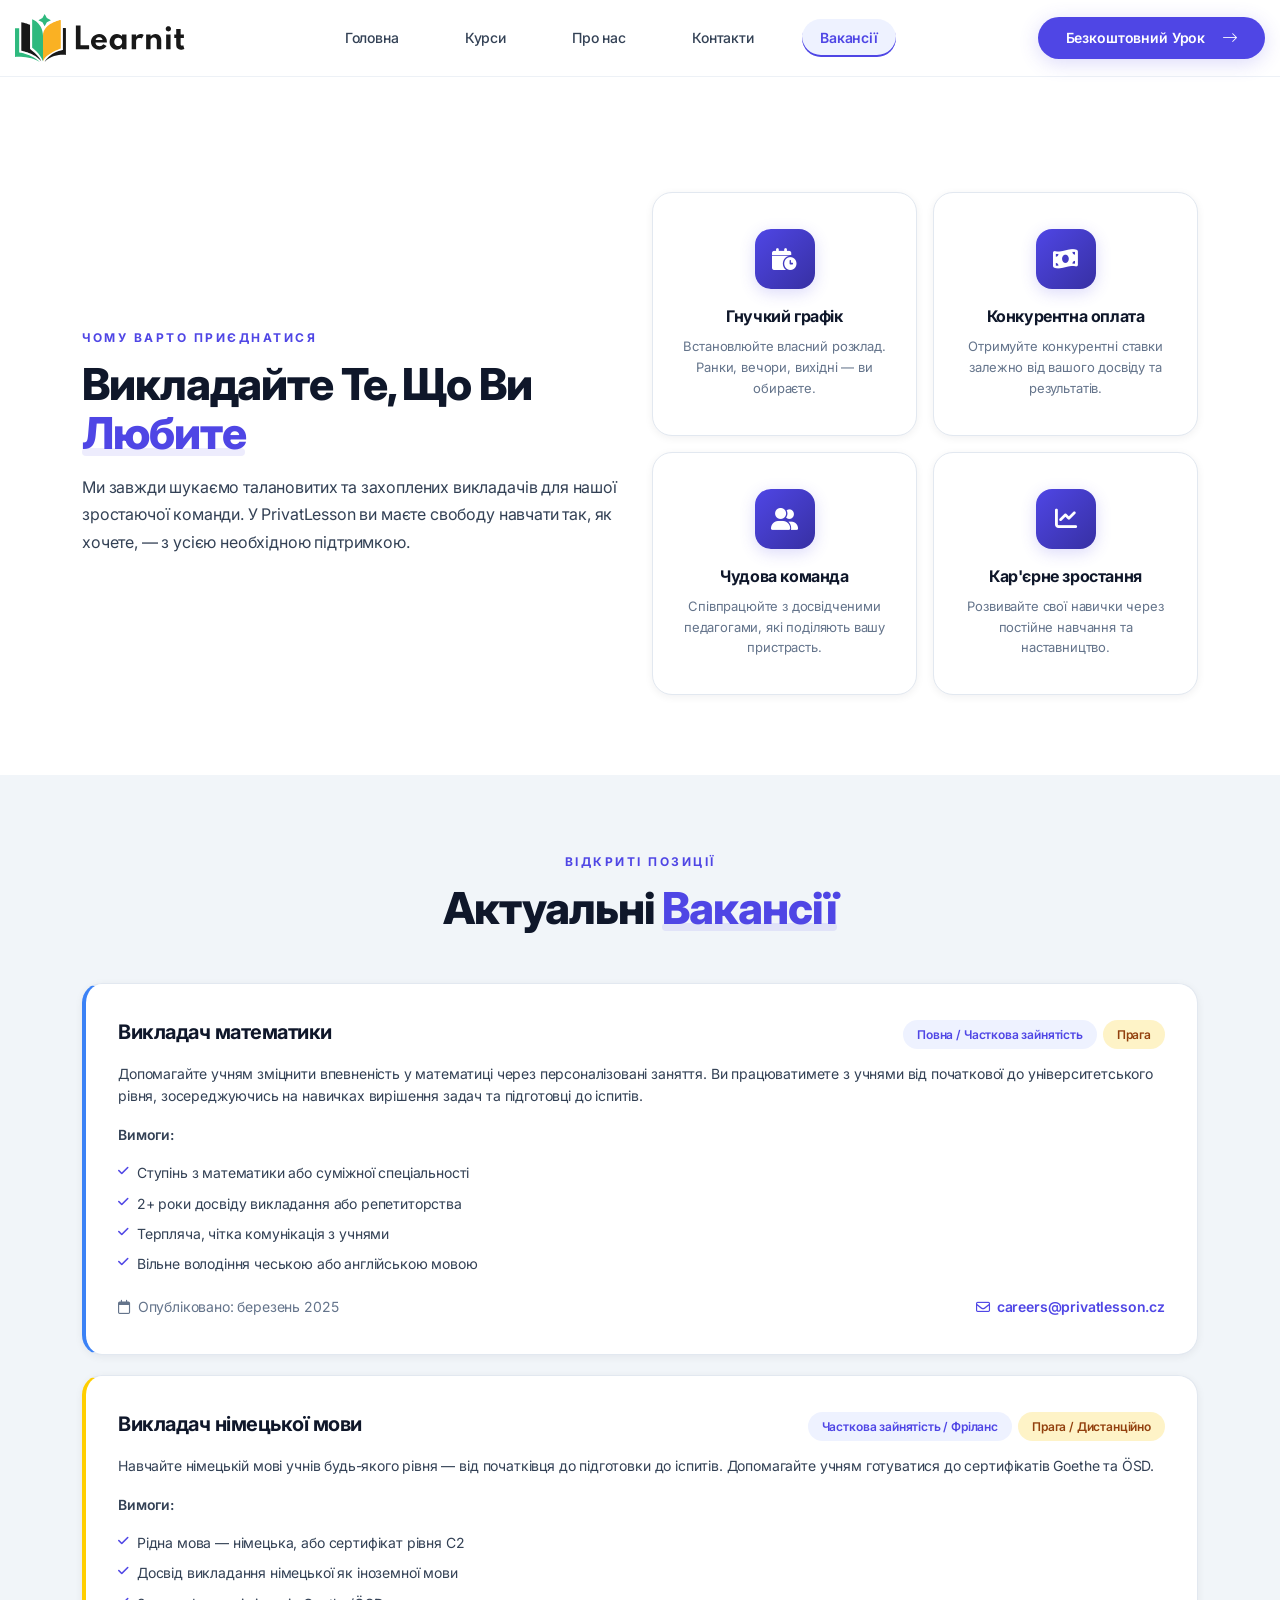
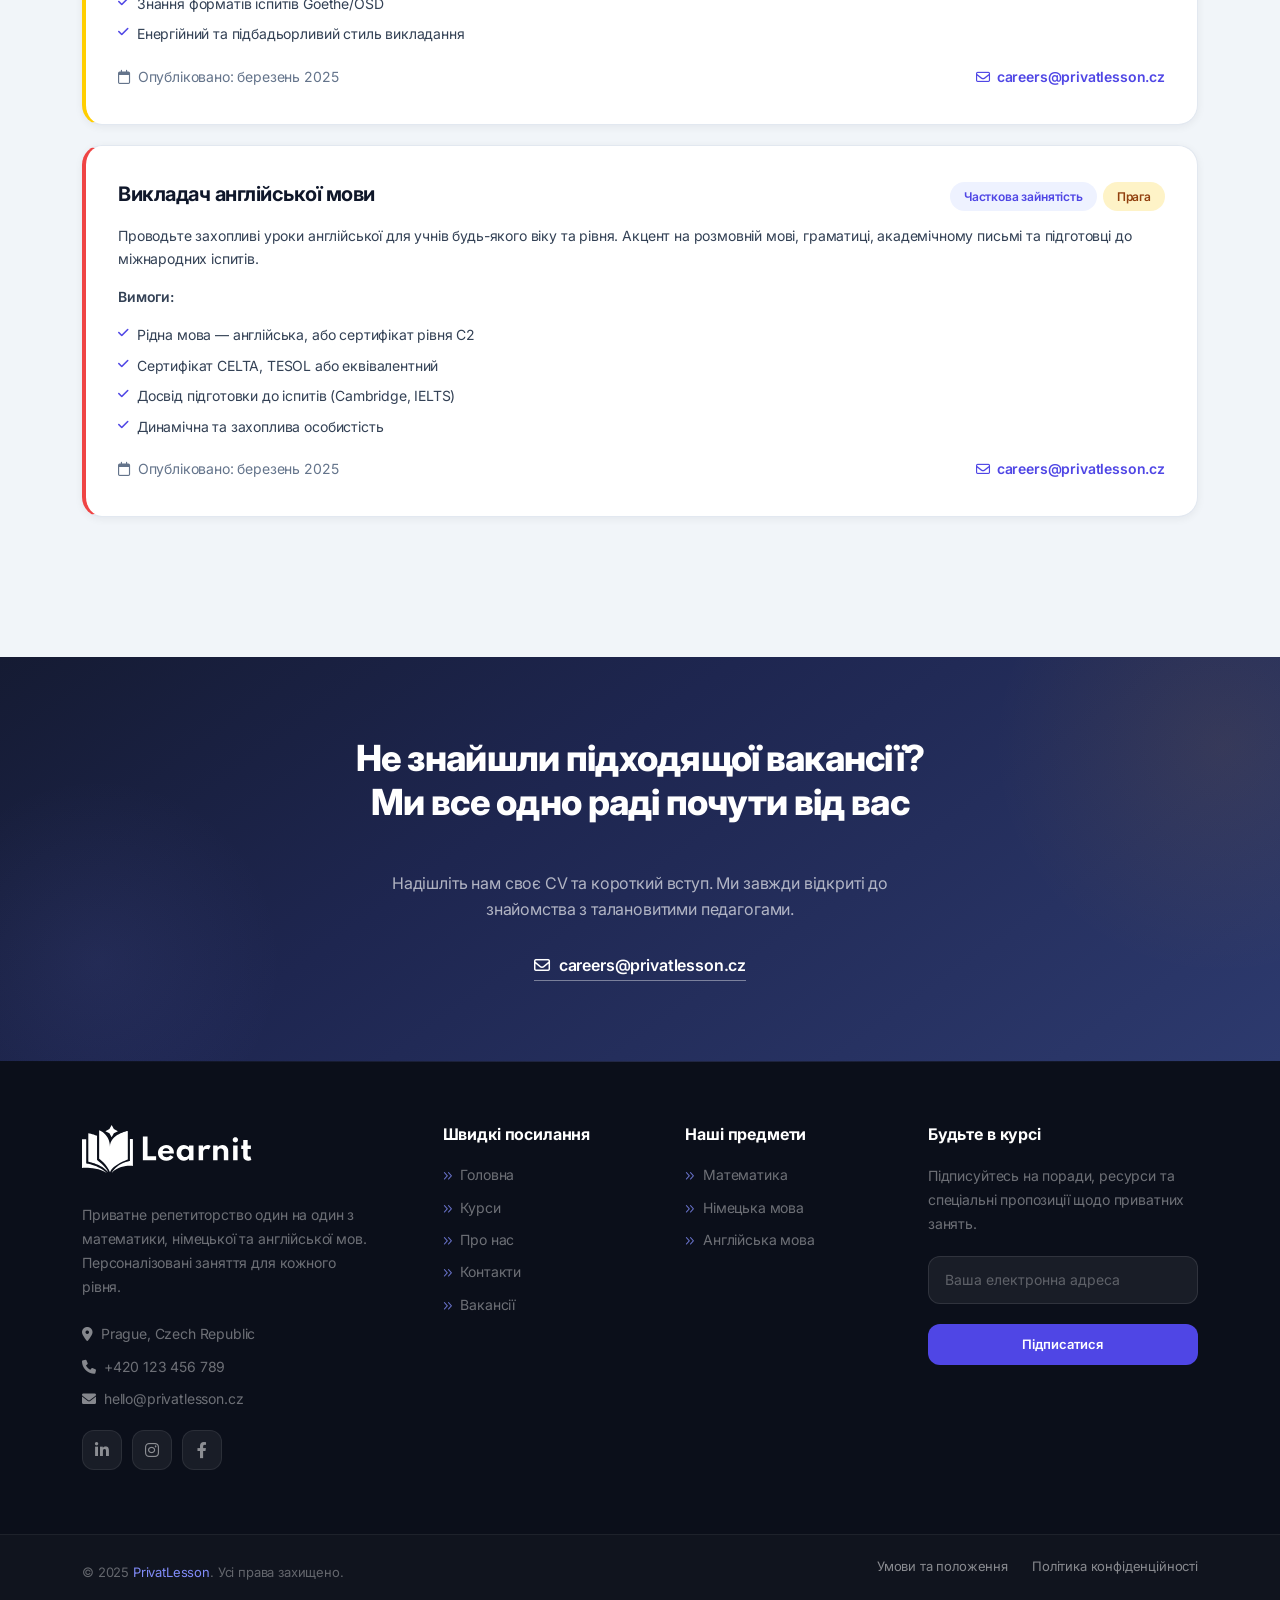
<file: vacancies.html>
<!DOCTYPE html>
<html lang="en">

<head>
    <meta charset="UTF-8">
    <meta http-equiv="X-UA-Compatible" content="IE=edge">
    <meta name="viewport" content="width=device-width, initial-scale=1.0">
    <title>Вакансії — PrivatLesson | Приєднуйтесь до нашої команди викладачів</title>
    <meta name="description" content="Приєднуйтесь до PrivatLesson як викладач! Ми шукаємо захоплених викладачів математики, німецької та англійської мов у Празі. Гнучкий графік, конкурентна оплата та чудова команда.">
    <link rel="shortcut icon" href="assets/images/favicon.png">
    <link rel="preconnect" href="https://fonts.googleapis.com">
    <link rel="preconnect" href="https://fonts.gstatic.com" crossorigin>
    <link href="https://fonts.googleapis.com/css2?family=Inter:wght@300;400;500;600;700;800;900&display=swap" rel="stylesheet">
    <link rel="stylesheet" href="assets/css/bootstrap.min.css">
    <link rel="stylesheet" href="assets/css/meanmenu.css">
    <link rel="stylesheet" href="assets/css/all.min.css">
    <link rel="stylesheet" href="assets/css/swiper-bundle.min.css">
    <link rel="stylesheet" href="assets/css/animate.css">
    <link rel="stylesheet" href="assets/css/style.css">
    <link rel="stylesheet" href="assets/css/privatlesson.css">
</head>

<body>

    <!-- Preloader -->
    <div id="loading">
        <div id="loading-center">
            <div id="loading-center-absolute">
                <div class="loading-icon text-center d-flex flex-column align-items-center justify-content-center">
                    <img class="loading-logo" src="assets/images/preloader.svg" alt="Loading PrivatLesson">
                </div>
            </div>
        </div>
    </div>

    <!-- Header -->
    <header class="header-area sticky-header">
        <div class="header__container">
            <div class="header__main">
                <a href="index.html" class="logo">
                    <img src="assets/images/logo/logo.svg" alt="PrivatLesson logo">
                </a>
                <div class="main-menu">
                    <nav>
                        <ul>
                            <li><a href="index.html">Головна</a></li>
                            <li><a href="courses.html">Курси</a></li>
                            <li><a href="about.html">Про нас</a></li>
                            <li><a href="contact.html">Контакти</a></li>
                            <li class="active"><a href="vacancies.html">Вакансії</a></li>
                        </ul>
                    </nav>
                </div>
                <a href="https://dashboard.lumind.space/node/demo/page-register" class="btn-one nav-cta d-none d-lg-inline-flex">Безкоштовний урок <i class="fa-light fa-arrow-right-long"></i></a>
                <button class="menubars d-block d-lg-none" type="button" data-bs-toggle="offcanvas" data-bs-target="#menubar">
                    <span></span><span></span><span></span>
                </button>
            </div>
        </div>
    </header>

    <!-- Sidebar -->
    <div class="sidebar-area offcanvas offcanvas-end" id="menubar">
        <div class="offcanvas-header">
            <a href="index.html" class="logo"><img src="assets/images/logo/logo-light.svg" alt="PrivatLesson logo"></a>
            <button type="button" class="btn-close" data-bs-dismiss="offcanvas"><i class="fa-regular fa-xmark"></i></button>
        </div>
        <div class="offcanvas-body sidebar__body">
            <div class="mobile-menu overflow-hidden"></div>
        </div>
    </div>

    <main>



        <!-- Why Join Us -->
        <section class="pt-120 pb-80" style="background: var(--white);">
            <div class="container">
                <div class="row g-4 align-items-center">
                    <div class="col-lg-6 wow fadeInUp" data-wow-delay="00ms" data-wow-duration="1500ms">
                        <div class="section-header">
                            <h5>ЧОМУ ВАРТО ПРИЄДНАТИСЯ</h5>
                            <h2>Викладайте те, що ви <span>Любите</span></h2>
                            <p class="mt-20">Ми завжди шукаємо талановитих та захоплених викладачів для нашої зростаючої команди. У PrivatLesson ви маєте свободу навчати так, як хочете, — з усією необхідною підтримкою.</p>
                        </div>
                    </div>
                    <div class="col-lg-6 wow fadeInUp" data-wow-delay="200ms" data-wow-duration="1500ms">
                        <div class="row g-3">
                            <div class="col-sm-6">
                                <div class="value-card">
                                    <div class="value-card__icon"><i class="fa-solid fa-calendar-clock"></i></div>
                                    <h4>Гнучкий графік</h4>
                                    <p>Встановлюйте власний розклад. Ранки, вечори, вихідні — ви обираєте.</p>
                                </div>
                            </div>
                            <div class="col-sm-6">
                                <div class="value-card">
                                    <div class="value-card__icon"><i class="fa-solid fa-money-bill-wave"></i></div>
                                    <h4>Конкурентна оплата</h4>
                                    <p>Отримуйте конкурентні ставки залежно від вашого досвіду та результатів.</p>
                                </div>
                            </div>
                            <div class="col-sm-6">
                                <div class="value-card">
                                    <div class="value-card__icon"><i class="fa-solid fa-user-group"></i></div>
                                    <h4>Чудова команда</h4>
                                    <p>Співпрацюйте з досвідченими педагогами, які поділяють вашу пристрасть.</p>
                                </div>
                            </div>
                            <div class="col-sm-6">
                                <div class="value-card">
                                    <div class="value-card__icon"><i class="fa-solid fa-chart-line"></i></div>
                                    <h4>Кар'єрне зростання</h4>
                                    <p>Розвивайте свої навички через постійне навчання та наставництво.</p>
                                </div>
                            </div>
                        </div>
                    </div>
                </div>
            </div>
        </section>

        <!-- Open Positions -->
        <section class="pt-80 pb-120" style="background: var(--sub-bg);">
            <div class="container">
                <div class="section-header mb-50 text-center">
                    <h5 class="wow fadeInUp" data-wow-delay="00ms" data-wow-duration="1500ms">ВІДКРИТІ ПОЗИЦІЇ</h5>
                    <h2 class="wow fadeInUp" data-wow-delay="200ms" data-wow-duration="1500ms">Актуальні <span>Вакансії</span></h2>
                </div>

                <!-- Math Tutor -->
                <div class="vacancy-card vacancy-card--math wow fadeInUp" data-wow-delay="00ms" data-wow-duration="1500ms">
                    <div class="vacancy-card__header">
                        <h4 class="vacancy-card__title">Викладач математики</h4>
                        <div class="vacancy-card__tags">
                            <span class="tag--type">Повна / Часткова зайнятість</span>
                            <span class="tag--location">Прага</span>
                        </div>
                    </div>
                    <p>Допомагайте учням зміцнити впевненість у математиці через персоналізовані заняття. Ви працюватимете з учнями від початкової до університетського рівня, зосереджуючись на навичках вирішення задач та підготовці до іспитів.</p>
                    <p class="vacancy-requirements-label">Вимоги:</p>
                    <ul class="vacancy-requirements">
                        <li><i class="fa-solid fa-check"></i>Ступінь з математики або суміжної спеціальності</li>
                        <li><i class="fa-solid fa-check"></i>2+ роки досвіду викладання або репетиторства</li>
                        <li><i class="fa-solid fa-check"></i>Терпляча, чітка комунікація з учнями</li>
                        <li><i class="fa-solid fa-check"></i>Вільне володіння чеською або англійською мовою</li>
                    </ul>
                    <div class="vacancy-card__footer">
                        <span class="vacancy-posted"><i class="fa-regular fa-calendar me-1"></i> Опубліковано: березень 2025</span>
                        <a href="mailto:careers@privatlesson.cz" class="vacancy-email"><i class="fa-regular fa-envelope"></i> careers@privatlesson.cz</a>
                    </div>
                </div>

                <!-- German Tutor -->
                <div class="vacancy-card vacancy-card--german wow fadeInUp" data-wow-delay="100ms" data-wow-duration="1500ms">
                    <div class="vacancy-card__header">
                        <h4 class="vacancy-card__title">Викладач німецької мови</h4>
                        <div class="vacancy-card__tags">
                            <span class="tag--type">Часткова зайнятість / Фріланс</span>
                            <span class="tag--location">Прага / Дистанційно</span>
                        </div>
                    </div>
                    <p>Навчайте німецькій мові учнів будь-якого рівня — від початківця до підготовки до іспитів. Допомагайте учням готуватися до сертифікатів Goethe та ÖSD.</p>
                    <p class="vacancy-requirements-label">Вимоги:</p>
                    <ul class="vacancy-requirements">
                        <li><i class="fa-solid fa-check"></i>Рідна мова — німецька, або сертифікат рівня C2</li>
                        <li><i class="fa-solid fa-check"></i>Досвід викладання німецької як іноземної мови</li>
                        <li><i class="fa-solid fa-check"></i>Знання форматів іспитів Goethe/ÖSD</li>
                        <li><i class="fa-solid fa-check"></i>Енергійний та підбадьорливий стиль викладання</li>
                    </ul>
                    <div class="vacancy-card__footer">
                        <span class="vacancy-posted"><i class="fa-regular fa-calendar me-1"></i> Опубліковано: березень 2025</span>
                        <a href="mailto:careers@privatlesson.cz" class="vacancy-email"><i class="fa-regular fa-envelope"></i> careers@privatlesson.cz</a>
                    </div>
                </div>

                <!-- English Tutor -->
                <div class="vacancy-card vacancy-card--english wow fadeInUp" data-wow-delay="200ms" data-wow-duration="1500ms">
                    <div class="vacancy-card__header">
                        <h4 class="vacancy-card__title">Викладач англійської мови</h4>
                        <div class="vacancy-card__tags">
                            <span class="tag--type">Часткова зайнятість</span>
                            <span class="tag--location">Прага</span>
                        </div>
                    </div>
                    <p>Проводьте захопливі уроки англійської для учнів будь-якого віку та рівня. Акцент на розмовній мові, граматиці, академічному письмі та підготовці до міжнародних іспитів.</p>
                    <p class="vacancy-requirements-label">Вимоги:</p>
                    <ul class="vacancy-requirements">
                        <li><i class="fa-solid fa-check"></i>Рідна мова — англійська, або сертифікат рівня C2</li>
                        <li><i class="fa-solid fa-check"></i>Сертифікат CELTA, TESOL або еквівалентний</li>
                        <li><i class="fa-solid fa-check"></i>Досвід підготовки до іспитів (Cambridge, IELTS)</li>
                        <li><i class="fa-solid fa-check"></i>Динамічна та захоплива особистість</li>
                    </ul>
                    <div class="vacancy-card__footer">
                        <span class="vacancy-posted"><i class="fa-regular fa-calendar me-1"></i> Опубліковано: березень 2025</span>
                        <a href="mailto:careers@privatlesson.cz" class="vacancy-email"><i class="fa-regular fa-envelope"></i> careers@privatlesson.cz</a>
                    </div>
                </div>
            </div>
        </section>

        <!-- CTA -->
        <section class="trial-area pt-120 pb-120">
            <div class="container">
                <div class="trial__wrp">
                    <h2 class="text-white wow fadeInUp" data-wow-delay="00ms" data-wow-duration="1500ms">Не знайшли підходящої вакансії? <br> Ми все одно раді почути від вас</h2>
                    <p class="trial__subtitle wow fadeInUp" data-wow-delay="100ms" data-wow-duration="1500ms">Надішліть нам своє CV та короткий вступ. Ми завжди відкриті до знайомства з талановитими педагогами.</p>
                    <a href="mailto:careers@privatlesson.cz" class="trial-email wow fadeInUp" data-wow-delay="200ms" data-wow-duration="1500ms"><i class="fa-regular fa-envelope"></i> careers@privatlesson.cz</a>
                </div>
            </div>
        </section>

    </main>

    <!-- Footer -->
    <footer class="footer-area">
        <div class="container">
            <div class="footer__wrp pt-100 pb-100">
                <div class="footer__item footer-about wow fadeInUp" data-wow-delay="00ms" data-wow-duration="1500ms">
                    <a href="index.html" class="logo mb-30"><img src="assets/images/logo/logo.svg" alt="PrivatLesson logo"></a>
                    <p>Приватне репетиторство один на один з математики, німецької та англійської мов. Персоналізовані заняття для кожного рівня.</p>
                    <ul class="mt-25">
                        <li><i class="fa-solid fa-location-dot me-2"></i><a href="#0" class="p-0">Prague, Czech Republic</a></li>
                        <li class="mt-2"><i class="fa-solid fa-phone me-2"></i><a href="tel:+420123456789" class="p-0">+420 123 456 789</a></li>
                        <li class="mt-2"><i class="fa-solid fa-envelope me-2"></i><a href="mailto:hello@privatlesson.cz" class="p-0">hello@privatlesson.cz</a></li>
                    </ul>
                    <div class="footer-social">
                        <a href="#0" aria-label="LinkedIn"><i class="fa-brands fa-linkedin-in"></i></a>
                        <a href="#0" aria-label="Instagram"><i class="fa-brands fa-instagram"></i></a>
                        <a href="#0" aria-label="Facebook"><i class="fa-brands fa-facebook-f"></i></a>
                    </div>
                </div>
                <div class="footer__item item-sm wow fadeInUp" data-wow-delay="200ms" data-wow-duration="1500ms">
                    <h3 class="footer-title">Швидкі посилання</h3>
                    <ul>
                        <li><a href="index.html"><i class="fa-regular fa-angles-right me-1"></i> Головна</a></li>
                        <li><a href="courses.html"><i class="fa-regular fa-angles-right me-1"></i> Курси</a></li>
                        <li><a href="about.html"><i class="fa-regular fa-angles-right me-1"></i> Про нас</a></li>
                        <li><a href="contact.html"><i class="fa-regular fa-angles-right me-1"></i> Контакти</a></li>
                        <li><a href="vacancies.html"><i class="fa-regular fa-angles-right me-1"></i> Вакансії</a></li>
                    </ul>
                </div>
                <div class="footer__item item-sm wow fadeInUp" data-wow-delay="400ms" data-wow-duration="1500ms">
                    <h3 class="footer-title">Наші предмети</h3>
                    <ul>
                        <li><a href="courses.html"><i class="fa-regular fa-angles-right me-1"></i> Математика</a></li>
                        <li><a href="courses.html"><i class="fa-regular fa-angles-right me-1"></i> Німецька мова</a></li>
                        <li><a href="courses.html"><i class="fa-regular fa-angles-right me-1"></i> Англійська мова</a></li>
                    </ul>
                </div>
                <div class="footer__item footer-subscribe wow fadeInUp" data-wow-delay="600ms" data-wow-duration="1500ms">
                    <h3 class="footer-title">Будьте в курсі</h3>
                    <p class="mb-20">Підписуйтесь на поради, ресурси та спеціальні пропозиції щодо приватних занять.</p>
                    <div class="footer-newsletter">
                        <input type="email" placeholder="Ваша електронна адреса">
                        <button>Підписатися</button>
                    </div>
                </div>
            </div>
        </div>
        <div class="footer__copyright">
            <div class="container">
                <div class="d-flex gap-1 flex-wrap align-items-center justify-content-md-between justify-content-center">
                    <p>&copy; 2025 <a href="#0" class="primary-color">PrivatLesson</a>. Усі права захищено.</p>
                    <ul class="d-flex align-items-center gap-4">
                        <li><a href="#0">Умови та положення</a></li>
                        <li><a href="#0">Політика конфіденційності</a></li>
                    </ul>
                </div>
            </div>
        </div>
    </footer>

    <!-- Back to top -->
    <div class="scroll-up">
        <svg class="scroll-circle svg-content" width="100%" height="100%" viewBox="-1 -1 102 102">
            <path d="M50,1 a49,49 0 0,1 0,98 a49,49 0 0,1 0,-98" />
        </svg>
    </div>

    <script src="assets/js/jquery-3.7.1.min.js"></script>
    <script src="assets/js/bootstrap.min.js"></script>
    <script src="assets/js/meanmenu.js"></script>
    <script src="assets/js/swiper-bundle.min.js"></script>
    <script src="assets/js/jquery.counterup.min.js"></script>
    <script src="assets/js/wow.min.js"></script>
    <script src="assets/js/jquery.waypoints.js"></script>
    <script src="assets/js/script.js"></script>
</body>

</html>
</file>
<file: assets/css/meanmenu.css>
/* hide the link until viewport size is reached */
a.meanmenu-reveal {
	display: none;
}

/* when under viewport size, .mean-container is added to body */
.mean-container .mean-bar {
	float: left;
	width: 100%;
	position: relative;
	background: #0c1923;
	/* padding: 4px 0;
	min-height: 42px; */
	z-index: 999999;
}

.mean-container a.meanmenu-reveal {
	width: 22px;
	height: 22px;
	padding: 13px 13px 11px 13px;
	position: absolute;
	top: 0;
	right: 0;
	cursor: pointer;
	color: #fff;
	text-decoration: none;
	font-size: 16px;
	text-indent: -9999em;
	line-height: 22px;
	font-size: 1px;
	display: block;
	font-family: Arial, Helvetica, sans-serif;
	font-weight: 700;
}

.mean-container a.meanmenu-reveal span {
	display: block;
	background: #fff;
	height: 3px;
	margin-top: 3px;
}

.mean-container .mean-nav {
	float: left;
	width: 100%;
	background-color: #000;
}

.mean-container .mean-nav ul {
	padding: 0;
	margin: 0;
	width: 100%;
	list-style-type: none;
}

.mean-container .mean-nav ul li {
	position: relative;
	float: left;
	width: 100%;
}

.mean-container .mean-nav ul li a {
	display: block;
	float: left;
	width: 100%;
	padding: 10px 0;
	margin: 0;
	text-align: left;
	color: #fff;
	border-top: 1px solid rgba(255, 255, 255, 0.25);
}

.mean-container .mean-nav ul li li a {
	width: 80%;
	padding: 1em 10%;
	border-top: 1px solid #f1f1f1;
	border-top: 1px solid rgba(255, 255, 255, 0.25);
	opacity: 0.75;
	filter: alpha(opacity=75);
	text-shadow: none !important;
	visibility: visible;
}

.mean-container .mean-nav ul li.mean-last a {
	border-bottom: none;
	margin-bottom: 0;
}

.mean-container .mean-nav ul li li li a {
	width: 70%;
	padding: 1em 15%;
}

.mean-container .mean-nav ul li li li li a {
	width: 60%;
	padding: 1em 20%;
}

.mean-container .mean-nav ul li li li li li a {
	width: 50%;
	padding: 1em 25%;
}

/* .mean-container .mean-nav ul li a:hover {
	background: #252525;
	background: rgba(255, 255, 255, 0.1);
} */

.mean-container .mean-nav ul li a.mean-expand {
	width: 30px;
	height: 15px;
	line-height: 14px;
	text-align: center;
	position: absolute;
	right: 0px;
	top: 7px;
	z-index: 2;
	font-weight: 700;
	background-color: var(--primary-color);
	border-radius: 10px;
	padding: 10px 0;
}

/* .mean-container .mean-nav ul li a.mean-expand:hover {
	background: rgba(0, 0, 0, 0.9);
} */

.mean-container .mean-push {
	float: left;
	width: 100%;
	padding: 0;
	margin: 0;
	clear: both;
}

.mean-nav .wrapper {
	width: 100%;
	padding: 0;
	margin: 0;
}

/* Fix for box sizing on Foundation Framework etc. */
.mean-container .mean-bar,
.mean-container .mean-bar * {
	-webkit-box-sizing: content-box;
	-moz-box-sizing: content-box;
	box-sizing: content-box;
}

.mean-remove {
	display: none !important;
}
</file>
<file: assets/css/style.css>
/*-----------------------------------------------------------------

Template Name:  Learnit - Education & Online Courses Html Template
Author:  Gramentheme
Author URI: https://themeforest.net/user/gramentheme/portfolio
Developer: Kawser Ahmed Roni
Version: 1.0.0
Description: Learnit - Education & Online Courses Html5 Template

-------------------------------------------------------------------
CSS TABLE OF CONTENTS
-------------------------------------------------------------------

01. abstracts
    1.01 --> mixins
    1.02 --> variable

02. base
    2.01 --> typography
    2.02 --> animation
    2.03 --> responsive

03. components
    3.01 --> buttons
    3.02 --> progress

04. layout
    4.01 --> header
    4.02 --> banner
    4.03 --> section
    4.04 --> footer

------------------------------------------------------------------*/
@import url("https://fonts.googleapis.com/css2?family=League+Spartan:wght@100..900&family=Poppins:ital,wght@0,100;0,200;0,300;0,400;0,500;0,600;0,700;0,800;0,900;1,100;1,200;1,300;1,400;1,500;1,600;1,700;1,800;1,900&display=swap");
:root {
  --spartan: "League Spartan", sans-serif;
  --poppins: "Poppins", sans-serif;
  --primary-color: #2eb97e;
  --secondary-color: #181818;
  --sub-bg: #eef2f3;
  --sub-bg-two: #faf9f6;
  --heading-color: #181818;
  --paragraph: #808080;
  --paragraph-light: rgba(255, 255, 255, 0.8);
  --span: #808080;
  --border: #e5e5e5;
  --white: #ffffff;
  --black: #000000;
  --transition: all 0.5s;
  --shadow: 0px 4px 25px 0px #0000000f;
}

* {
  margin: 0;
  padding: 0;
  -webkit-box-sizing: border-box;
  box-sizing: border-box;
  outline: none;
}

body {
  margin: 0;
  padding: 0;
  font-family: var(--poppins);
  color: var(--paragraph);
  background-color: var(--white);
  line-height: 28px;
  font-weight: 400;
}

h1,
h2,
h3,
h4,
h5,
h6 {
  margin: 0;
  padding: 0;
  color: var(--heading-color);
  font-family: var(--spartan);
}

h1 {
  font-size: 60px;
  font-weight: 700;
  line-height: 70px;
}
@media (max-width: 575px) {
  h1 {
    font-size: 46px;
    line-height: 55px;
  }
}

h2 {
  font-size: 36px;
  font-weight: 700;
  line-height: 50px;
}

h3 {
  font-size: 24px;
  line-height: 32px;
  font-weight: 600;
}

h4 {
  font-size: 20px;
  line-height: 32px;
  font-weight: 600;
}

h5 {
  font-size: 16px;
  font-weight: 600;
  line-height: 28px;
}

h6 {
  font-size: 14px;
  font-weight: 600;
}

p {
  margin: 0;
  padding: 0;
  line-height: 28px;
  font-size: 16px;
}

input {
  border: none;
  outline: none;
}

span {
  display: inline-block;
  color: var(--span);
}

a {
  text-decoration: none;
  display: inline-block;
  color: var(--heading-color);
  transition: var(--transition);
}

a:hover {
  color: var(--heading-color);
}

ul {
  margin: 0;
  padding: 0;
  text-decoration: none;
}

li {
  list-style: none;
  transition: var(--transition);
}

button {
  border: none;
  background-color: transparent;
  transition: var(--transition);
}

img {
  transition: var(--transition);
}

::placeholder {
  color: var(--span);
}

::selection {
  color: var(--white);
  background-color: var(--primary-color);
}

.mt-5 {
  margin-top: 5px;
}

.mt-10 {
  margin-top: 10px;
}

.mt-15 {
  margin-top: 15px;
}

.mt-20 {
  margin-top: 20px;
}

.mt-25 {
  margin-top: 25px;
}

.mt-30 {
  margin-top: 30px;
}

.mt-35 {
  margin-top: 35px;
}

.mt-40 {
  margin-top: 40px;
}

.mt-45 {
  margin-top: 45px;
}

.mt-50 {
  margin-top: 50px;
}

.mt-55 {
  margin-top: 55px;
}

.mt-60 {
  margin-top: 60px;
}

.mt-65 {
  margin-top: 65px;
}

.mt-70 {
  margin-top: 70px;
}

.mt-75 {
  margin-top: 75px;
}

.mt-80 {
  margin-top: 80px;
}

.mt-85 {
  margin-top: 85px;
}

.mt-90 {
  margin-top: 90px;
}

.mt-95 {
  margin-top: 95px;
}

.mt-100 {
  margin-top: 100px;
}

.mt-105 {
  margin-top: 105px;
}

.mt-110 {
  margin-top: 110px;
}

.mt-115 {
  margin-top: 115px;
}

.mt-120 {
  margin-top: 120px;
}

.mt-125 {
  margin-top: 125px;
}

.mt-130 {
  margin-top: 130px;
}

.mt-135 {
  margin-top: 135px;
}

.mt-140 {
  margin-top: 140px;
}

.mt-145 {
  margin-top: 145px;
}

.mt-150 {
  margin-top: 150px;
}

.mt-155 {
  margin-top: 155px;
}

.mt-160 {
  margin-top: 160px;
}

.mt-165 {
  margin-top: 165px;
}

.mt-170 {
  margin-top: 170px;
}

.mt-175 {
  margin-top: 175px;
}

.mt-180 {
  margin-top: 180px;
}

.mt-185 {
  margin-top: 185px;
}

.mt-190 {
  margin-top: 190px;
}

.mt-195 {
  margin-top: 195px;
}

.mt-200 {
  margin-top: 200px;
}

/*-- Margin Bottom --*/
.mb-5 {
  margin-bottom: 5px;
}

.mb-10 {
  margin-bottom: 10px;
}

.mb-15 {
  margin-bottom: 15px;
}

.mb-20 {
  margin-bottom: 20px;
}

.mb-25 {
  margin-bottom: 25px;
}

.mb-30 {
  margin-bottom: 30px;
}

.mb-35 {
  margin-bottom: 35px;
}

.mb-40 {
  margin-bottom: 40px;
}

.mb-45 {
  margin-bottom: 45px;
}

.mb-50 {
  margin-bottom: 50px;
}

.mb-55 {
  margin-bottom: 55px;
}

.mb-60 {
  margin-bottom: 60px;
}

.mb-65 {
  margin-bottom: 65px;
}

.mb-70 {
  margin-bottom: 70px;
}

.mb-75 {
  margin-bottom: 75px;
}

.mb-80 {
  margin-bottom: 80px;
}

.mb-85 {
  margin-bottom: 85px;
}

.mb-90 {
  margin-bottom: 90px;
}

.mb-95 {
  margin-bottom: 95px;
}

.mb-100 {
  margin-bottom: 100px;
}

.mb-105 {
  margin-bottom: 105px;
}

.mb-110 {
  margin-bottom: 110px;
}

.mb-115 {
  margin-bottom: 115px;
}

.mb-120 {
  margin-bottom: 120px;
}

.mb-125 {
  margin-bottom: 125px;
}

.mb-130 {
  margin-bottom: 130px;
}

.mb-135 {
  margin-bottom: 135px;
}

.mb-140 {
  margin-bottom: 140px;
}

.mb-145 {
  margin-bottom: 145px;
}

.mb-150 {
  margin-bottom: 150px;
}

.mb-155 {
  margin-bottom: 155px;
}

.mb-160 {
  margin-bottom: 160px;
}

.mb-165 {
  margin-bottom: 165px;
}

.mb-170 {
  margin-bottom: 170px;
}

.mb-175 {
  margin-bottom: 175px;
}

.mb-180 {
  margin-bottom: 180px;
}

.mb-185 {
  margin-bottom: 185px;
}

.mb-190 {
  margin-bottom: 190px;
}

.mb-195 {
  margin-bottom: 195px;
}

.mb-200 {
  margin-bottom: 200px;
}

.ml-5 {
  margin-left: 5px;
}

.ml-10 {
  margin-left: 10px;
}

.ml-15 {
  margin-left: 15px;
}

.ml-20 {
  margin-left: 20px;
}

.ml-25 {
  margin-left: 25px;
}

.ml-30 {
  margin-left: 30px;
}

.ml-35 {
  margin-left: 35px;
}

.ml-40 {
  margin-left: 40px;
}

.ml-45 {
  margin-left: 45px;
}

.ml-50 {
  margin-left: 50px;
}

.ml-55 {
  margin-left: 55px;
}

.ml-60 {
  margin-left: 60px;
}

.ml-65 {
  margin-left: 65px;
}

.ml-70 {
  margin-left: 70px;
}

.ml-75 {
  margin-left: 75px;
}

.ml-80 {
  margin-left: 80px;
}

.ml-85 {
  margin-left: 85px;
}

.ml-90 {
  margin-left: 90px;
}

.ml-95 {
  margin-left: 95px;
}

.ml-100 {
  margin-left: 100px;
}

.ml-105 {
  margin-left: 105px;
}

.ml-110 {
  margin-left: 110px;
}

.ml-115 {
  margin-left: 115px;
}

.ml-120 {
  margin-left: 120px;
}

.ml-125 {
  margin-left: 125px;
}

.ml-130 {
  margin-left: 130px;
}

.ml-135 {
  margin-left: 135px;
}

.ml-140 {
  margin-left: 140px;
}

.ml-145 {
  margin-left: 145px;
}

.ml-150 {
  margin-left: 150px;
}

.ml-155 {
  margin-left: 155px;
}

.ml-160 {
  margin-left: 160px;
}

.ml-165 {
  margin-left: 165px;
}

.ml-170 {
  margin-left: 170px;
}

.ml-175 {
  margin-left: 175px;
}

.ml-180 {
  margin-left: 180px;
}

.ml-185 {
  margin-left: 185px;
}

.ml-190 {
  margin-left: 190px;
}

.ml-195 {
  margin-left: 195px;
}

.ml-200 {
  margin-left: 200px;
}

.mr-5 {
  margin-right: 5px;
}

.mr-10 {
  margin-right: 10px;
}

.mr-15 {
  margin-right: 15px;
}

.mr-20 {
  margin-right: 20px;
}

.mr-25 {
  margin-right: 25px;
}

.mr-30 {
  margin-right: 30px;
}

.mr-35 {
  margin-right: 35px;
}

.mr-40 {
  margin-right: 40px;
}

.mr-45 {
  margin-right: 45px;
}

.mr-50 {
  margin-right: 50px;
}

.mr-55 {
  margin-right: 55px;
}

.mr-60 {
  margin-right: 60px;
}

.mr-65 {
  margin-right: 65px;
}

.mr-70 {
  margin-right: 70px;
}

.mr-75 {
  margin-right: 75px;
}

.mr-80 {
  margin-right: 80px;
}

.mr-85 {
  margin-right: 85px;
}

.mr-90 {
  margin-right: 90px;
}

.mr-95 {
  margin-right: 95px;
}

.mr-100 {
  margin-right: 100px;
}

.mr-105 {
  margin-right: 105px;
}

.mr-110 {
  margin-right: 110px;
}

.mr-115 {
  margin-right: 115px;
}

.mr-120 {
  margin-right: 120px;
}

.mr-125 {
  margin-right: 125px;
}

.mr-130 {
  margin-right: 130px;
}

.mr-135 {
  margin-right: 135px;
}

.mr-140 {
  margin-right: 140px;
}

.mr-145 {
  margin-right: 145px;
}

.mr-150 {
  margin-right: 150px;
}

.mr-155 {
  margin-right: 155px;
}

.mr-160 {
  margin-right: 160px;
}

.mr-165 {
  margin-right: 165px;
}

.mr-170 {
  margin-right: 170px;
}

.mr-175 {
  margin-right: 175px;
}

.mr-180 {
  margin-right: 180px;
}

.mr-185 {
  margin-right: 185px;
}

.mr-190 {
  margin-right: 190px;
}

.mr-195 {
  margin-right: 195px;
}

.mr-200 {
  margin-right: 200px;
}

.pt-5 {
  padding-top: 5px;
}

.pt-10 {
  padding-top: 10px;
}

.pt-15 {
  padding-top: 15px;
}

.pt-20 {
  padding-top: 20px;
}

.pt-25 {
  padding-top: 25px;
}

.pt-30 {
  padding-top: 30px;
}

.pt-35 {
  padding-top: 35px;
}

.pt-40 {
  padding-top: 40px;
}

.pt-45 {
  padding-top: 45px;
}

.pt-50 {
  padding-top: 50px;
}

.pt-55 {
  padding-top: 55px;
}

.pt-60 {
  padding-top: 60px;
}

.pt-65 {
  padding-top: 65px;
}

.pt-70 {
  padding-top: 70px;
}

.pt-75 {
  padding-top: 75px;
}

.pt-80 {
  padding-top: 80px;
}

.pt-85 {
  padding-top: 85px;
}

.pt-90 {
  padding-top: 90px;
}

.pt-95 {
  padding-top: 95px;
}

.pt-100 {
  padding-top: 100px;
}

.pt-105 {
  padding-top: 105px;
}

.pt-110 {
  padding-top: 110px;
}

.pt-115 {
  padding-top: 115px;
}

.pt-120 {
  padding-top: 120px;
}

.pt-125 {
  padding-top: 125px;
}

.pt-130 {
  padding-top: 130px;
}

.pt-135 {
  padding-top: 135px;
}

.pt-140 {
  padding-top: 140px;
}

.pt-145 {
  padding-top: 145px;
}

.pt-150 {
  padding-top: 150px;
}

.pt-155 {
  padding-top: 155px;
}

.pt-160 {
  padding-top: 160px;
}

.pt-165 {
  padding-top: 165px;
}

.pt-170 {
  padding-top: 170px;
}

.pt-175 {
  padding-top: 175px;
}

.pt-180 {
  padding-top: 180px;
}

.pt-185 {
  padding-top: 185px;
}

.pt-190 {
  padding-top: 190px;
}

.pt-195 {
  padding-top: 195px;
}

.pt-200 {
  padding-top: 200px;
}

.pb-5 {
  padding-bottom: 5px;
}

.pb-10 {
  padding-bottom: 10px;
}

.pb-15 {
  padding-bottom: 15px;
}

.pb-20 {
  padding-bottom: 20px;
}

.pb-25 {
  padding-bottom: 25px;
}

.pb-30 {
  padding-bottom: 30px;
}

.pb-35 {
  padding-bottom: 35px;
}

.pb-40 {
  padding-bottom: 40px;
}

.pb-45 {
  padding-bottom: 45px;
}

.pb-50 {
  padding-bottom: 50px;
}

.pb-55 {
  padding-bottom: 55px;
}

.pb-60 {
  padding-bottom: 60px;
}

.pb-65 {
  padding-bottom: 65px;
}

.pb-70 {
  padding-bottom: 70px;
}

.pb-75 {
  padding-bottom: 75px;
}

.pb-80 {
  padding-bottom: 80px;
}

.pb-85 {
  padding-bottom: 85px;
}

.pb-90 {
  padding-bottom: 90px;
}

.pb-95 {
  padding-bottom: 95px;
}

.pb-100 {
  padding-bottom: 100px;
}

.pb-105 {
  padding-bottom: 105px;
}

.pb-110 {
  padding-bottom: 110px;
}

.pb-115 {
  padding-bottom: 115px;
}

.pb-120 {
  padding-bottom: 120px;
}

.pb-125 {
  padding-bottom: 125px;
}

.pb-130 {
  padding-bottom: 130px;
}

.pb-135 {
  padding-bottom: 135px;
}

.pb-140 {
  padding-bottom: 140px;
}

.pb-145 {
  padding-bottom: 145px;
}

.pb-150 {
  padding-bottom: 150px;
}

.pb-155 {
  padding-bottom: 155px;
}

.pb-160 {
  padding-bottom: 160px;
}

.pb-165 {
  padding-bottom: 165px;
}

.pb-170 {
  padding-bottom: 170px;
}

.pb-175 {
  padding-bottom: 175px;
}

.pb-180 {
  padding-bottom: 180px;
}

.pb-185 {
  padding-bottom: 185px;
}

.pb-190 {
  padding-bottom: 190px;
}

.pb-195 {
  padding-bottom: 195px;
}

.pb-200 {
  padding-bottom: 200px;
}

.pl-5 {
  padding-left: 5px;
}

.pl-10 {
  padding-left: 10px;
}

.pl-15 {
  padding-left: 15px;
}

.pl-20 {
  padding-left: 20px;
}

.pl-25 {
  padding-left: 25px;
}

.pl-30 {
  padding-left: 30px;
}

.pl-35 {
  padding-left: 35px;
}

.pl-40 {
  padding-left: 40px;
}

.pl-45 {
  padding-left: 45px;
}

.pl-50 {
  padding-left: 50px;
}

.pl-55 {
  padding-left: 55px;
}

.pl-60 {
  padding-left: 60px;
}

.pl-65 {
  padding-left: 65px;
}

.pl-70 {
  padding-left: 70px;
}

.pl-75 {
  padding-left: 75px;
}

.pl-80 {
  padding-left: 80px;
}

.pl-85 {
  padding-left: 85px;
}

.pl-90 {
  padding-left: 90px;
}

.pl-95 {
  padding-left: 95px;
}

.pl-100 {
  padding-left: 100px;
}

.pl-105 {
  padding-left: 105px;
}

.pl-110 {
  padding-left: 110px;
}

.pl-115 {
  padding-left: 115px;
}

.pl-120 {
  padding-left: 120px;
}

.pl-125 {
  padding-left: 125px;
}

.pl-130 {
  padding-left: 130px;
}

.pl-135 {
  padding-left: 135px;
}

.pl-140 {
  padding-left: 140px;
}

.pl-145 {
  padding-left: 145px;
}

.pl-150 {
  padding-left: 150px;
}

.pl-155 {
  padding-left: 155px;
}

.pl-160 {
  padding-left: 160px;
}

.pl-165 {
  padding-left: 165px;
}

.pl-170 {
  padding-left: 170px;
}

.pl-175 {
  padding-left: 175px;
}

.pl-180 {
  padding-left: 180px;
}

.pl-185 {
  padding-left: 185px;
}

.pl-190 {
  padding-left: 190px;
}

.pl-195 {
  padding-left: 195px;
}

.pl-200 {
  padding-left: 200px;
}

.pr-5 {
  padding-right: 5px;
}

.pr-10 {
  padding-right: 10px;
}

.pr-15 {
  padding-right: 15px;
}

.pr-20 {
  padding-right: 20px;
}

.pr-25 {
  padding-right: 25px;
}

.pr-30 {
  padding-right: 30px;
}

.pr-35 {
  padding-right: 35px;
}

.pr-40 {
  padding-right: 40px;
}

.pr-45 {
  padding-right: 45px;
}

.pr-50 {
  padding-right: 50px;
}

.pr-55 {
  padding-right: 55px;
}

.pr-60 {
  padding-right: 60px;
}

.pr-65 {
  padding-right: 65px;
}

.pr-70 {
  padding-right: 70px;
}

.pr-75 {
  padding-right: 75px;
}

.pr-80 {
  padding-right: 80px;
}

.pr-85 {
  padding-right: 85px;
}

.pr-90 {
  padding-right: 90px;
}

.pr-95 {
  padding-right: 95px;
}

.pr-100 {
  padding-right: 100px;
}

.pr-105 {
  padding-right: 105px;
}

.pr-110 {
  padding-right: 110px;
}

.pr-115 {
  padding-right: 115px;
}

.pr-120 {
  padding-right: 120px;
}

.pr-125 {
  padding-right: 125px;
}

.pr-130 {
  padding-right: 130px;
}

.pr-135 {
  padding-right: 135px;
}

.pr-140 {
  padding-right: 140px;
}

.pr-145 {
  padding-right: 145px;
}

.pr-150 {
  padding-right: 150px;
}

.pr-155 {
  padding-right: 155px;
}

.pr-160 {
  padding-right: 160px;
}

.pr-165 {
  padding-right: 165px;
}

.pr-170 {
  padding-right: 170px;
}

.pr-175 {
  padding-right: 175px;
}

.pr-180 {
  padding-right: 180px;
}

.pr-185 {
  padding-right: 185px;
}

.pr-190 {
  padding-right: 190px;
}

.pr-195 {
  padding-right: 195px;
}

.pr-200 {
  padding-right: 200px;
}

@media (max-width: 767px) {
  .pt-60 {
    padding-top: 30px;
  }
  .pb-60 {
    padding-bottom: 30px;
  }
  .mt-60 {
    margin-top: 30px;
  }
  .mb-60 {
    margin-bottom: 30px;
  }
  .pt-100 {
    padding-top: 50px;
  }
  .pb-100 {
    padding-bottom: 50px;
  }
  .mt-100 {
    margin-top: 50px;
  }
  .mb-100 {
    margin-bottom: 50px;
  }
  .pt-120 {
    padding-top: 60px;
  }
  .pb-120 {
    padding-bottom: 60px;
  }
  .mt-120 {
    margin-top: 60px;
  }
  .mb-120 {
    margin-bottom: 60px;
  }
}
.bor {
  border: 1px solid var(--border);
}

.bor-top {
  border-top: 1px solid var(--border);
}

.bor-left {
  border-left: 1px solid var(--border);
}

.bor-bottom {
  border-bottom: 1px solid var(--border);
}

.bor-right {
  border-right: 1px solid var(--border);
}

.border-none {
  border: none !important;
}

.text-justify {
  text-align: justify;
}

.image img {
  width: 100%;
}

.primary-color {
  color: var(--primary-color);
}

.primary-hover:hover {
  color: var(--primary-color) !important;
}

.primary-bg {
  background-color: var(--primary-color);
}

.secondary-color {
  color: var(--secondary-color);
}

.secondary-bg {
  background-color: var(--secondary-color);
}

.paragraph-light {
  color: var(--paragraph-light);
}

.sub-bg {
  background-color: var(--sub-bg);
}

.sub-bg-two {
  background-color: var(--sub-bg-two);
}

.sm-font {
  font-size: 14px !important;
}

.bg-image {
  background-position: center;
  background-repeat: no-repeat;
  background-size: cover;
}

.transition {
  transition: var(--transition);
}

.fs-14 {
  font-size: 14px !important;
}

.fs-16 {
  font-size: 16px !important;
}

.fs-18 {
  font-size: 18px !important;
}

.fs-20 {
  font-size: 20px !important;
}

.fs-22 {
  font-size: 22px !important;
}

.fs-24 {
  font-size: 24px !important;
}

.fs-26 {
  font-size: 26px !important;
}

.fs-28 {
  font-size: 28px !important;
}

.fs-30 {
  font-size: 30px !important;
}

.fs-32 {
  font-size: 32px !important;
}

.fw-500 {
  font-weight: 500 !important;
}

.fw-600 {
  font-weight: 600 !important;
}

.fw-700 {
  font-weight: 700 !important;
}

.title-font {
  font-family: var(--spartan) !important;
}

.text-font {
  font-family: var(--poppins) !important;
}

.shadow {
  box-shadow: var(--shadow) !important;
}

.overlay {
  position: relative;
  z-index: 1;
}
.overlay::before {
  content: "";
  position: absolute;
  top: 0;
  left: 0;
  right: 0;
  bottom: 0;
}

.radius0 {
  border-radius: 0px !important;
}

.radius6 {
  border-radius: 6px !important;
}

.radius8 {
  border-radius: 8px !important;
}

.radius12 {
  border-radius: 12px !important;
}

.radius20 {
  border-radius: 20px !important;
}

.nice-select {
  width: 100%;
  border-radius: 10px;
  height: 50px;
  line-height: 50px;
}
.nice-select:focus {
  border: 1px solid var(--primary-color);
}
.nice-select .list {
  width: 100%;
}

.star i {
  color: #ffa41b;
}
.star i.disabled {
  color: var(--paragraph);
}

.accordion .accordion-item {
  border: var(--border-1px);
  border-radius: 6px;
  margin-bottom: 10px;
}
.accordion .accordion-item.dark-mode {
  background-color: var(--secondary-color);
}
.accordion .accordion-item h2 button {
  font-size: 20px;
  line-height: 28px;
  font-weight: 700;
  box-shadow: none;
  border-radius: 0 !important;
  padding: 20px 30px;
}
.accordion .accordion-item .accordion-body {
  padding: 20px 30px;
  padding-top: 0;
}
.accordion .accordion-item .accordion-body p {
  color: var(--paragraph);
}
.accordion .accordion-button {
  background-color: transparent;
  color: var(--primary-color);
}
.accordion .accordion-button::after {
  display: none;
}
.accordion .accordion-button::before {
  position: absolute;
  content: "\f068";
  font-family: "Font Awesome 6 Pro";
  font-weight: 700;
  top: 20px;
  right: 25px;
  font-size: 15px;
  width: 30px;
  height: 30px;
  line-height: 30px;
  border-radius: 6px;
  color: var(--white);
  background-color: var(--primary-color);
  text-align: center;
  transition: var(--transition);
}
.accordion .accordion-button.collapsed {
  background-color: transparent;
  color: var(--heading-color);
}
.accordion .accordion-button.collapsed::before {
  content: "+";
  background-color: var(--sub-bg);
  color: var(--primary-color);
}

.pegi {
  display: flex;
  align-items: center;
  flex-wrap: wrap;
  gap: 10px;
}
.pegi a {
  width: 50px;
  height: 50px;
  line-height: 50px;
  text-align: center;
  border-radius: 50%;
  transition: var(--transition);
  background-color: var(--primary-10);
  color: var(--heading-color);
  border: 1px solid var(--border);
}
.pegi a i {
  font-size: 20px;
  line-height: 50px;
}
.pegi a:hover {
  background-color: var(--primary-color);
  color: var(--white);
  border: 1px solid transparent;
}
.pegi a:hover i {
  color: var(--white) !important;
}
.pegi a.active {
  background-color: var(--primary-color);
  color: var(--white);
  border: 1px solid transparent;
}

.search-wrap {
  width: 100%;
  height: 100%;
  overflow: hidden;
  display: none;
  position: fixed;
  top: 0;
  left: 0;
  z-index: 9999;
  background-color: rgba(0, 0, 0, 0.8);
  cursor: url(/assets/images/icon/cancel.png), auto;
}
.search-wrap .search-inner {
  position: relative;
  width: 100%;
  height: 100%;
}
.search-wrap .search-cell {
  position: absolute;
  top: 50%;
  width: 100%;
  transform: translateY(-50%);
}
.search-wrap .search-field-holder {
  width: 50%;
  margin: auto;
  position: relative;
  animation: slideInUp 0.3s;
}
.search-wrap .main-search-input {
  width: 100%;
  height: 70px;
  border: 0;
  padding: 0 50px;
  background: transparent;
  font-size: 25px;
  color: var(--white);
  border-bottom: 1px solid var(--white);
  text-align: center;
  letter-spacing: 2px;
}
.search-wrap input.main-search-input::placeholder {
  color: var(--white);
  opacity: 1;
  font-size: 24px;
}
.search-wrap .search-close {
  position: absolute;
  top: 30px;
  right: 30px;
  font-size: 30px;
  color: var(--white);
  cursor: pointer;
  width: 50px;
  height: 50px;
  line-height: 50px;
  text-align: center;
  border-radius: 50%;
  transition: var(--transition);
  transition: var(--transition);
}
.search-wrap .search-close:hover {
  transform: rotate(90deg);
}

#loading {
  background-color: var(--white);
  height: 100%;
  width: 100%;
  position: fixed;
  z-index: 9999999;
  margin-top: 0px;
  top: 0px;
}
#loading #loading-center {
  width: 100%;
  height: 100%;
  position: relative;
}
#loading .loading-line {
  position: absolute;
  top: 50%;
  left: 50%;
  transform: translate(-50%, -50%);
}
#loading .loading-line .loading-logo-wrp {
  animation: rotate 10s linear infinite;
  max-width: 240px;
}
#loading #loading-center-absolute {
  position: absolute;
  left: 50%;
  top: 50%;
  width: 25%;
  transform: translate(-50%, -50%);
}
#loading .loading-icon .loading-logo {
  width: 170px;
}
@media (max-width: 575px) {
  #loading .loading-icon .loading-logo {
    width: 100px;
  }
}

.scroll-up {
  cursor: pointer;
  display: block;
  border-radius: 50px;
  box-shadow: inset 0 0 0 2px var(--border);
  z-index: 99;
  opacity: 0;
  visibility: hidden;
  transform: translateY(15px);
  position: fixed;
  right: 25px;
  bottom: 35px;
  height: 50px;
  width: 50px;
  transition: var(--transition);
}
.scroll-up::after {
  position: absolute;
  font-family: "Font Awesome 6 Pro";
  content: "\f062";
  text-align: center;
  line-height: 50px;
  font-weight: 700;
  font-size: 18px;
  color: var(--primary-color);
  left: 0;
  top: 0;
  height: 50px;
  width: 50px;
  cursor: pointer;
  display: block;
  z-index: 1;
  transition: var(--transition);
}
.scroll-up svg path {
  fill: none;
}
.scroll-up svg.scroll-circle path {
  stroke: var(--primary-color);
  stroke-width: 4px;
  box-sizing: border-box;
  transition: var(--transition);
}
.scroll-up.active-scroll {
  opacity: 1;
  visibility: visible;
  transform: translateY(0);
}

.btn-one, .btn-one-light, .event-five__content .event-five-btn {
  padding: 15px 25px;
  background-color: var(--primary-color);
  font-weight: 600;
  line-height: 18px;
  color: var(--white);
  transition: var(--transition);
  position: relative;
  font-family: var(--spartan);
  border-radius: 8px;
  position: relative;
  z-index: 1;
  display: inline-block;
  overflow: hidden;
  text-transform: capitalize;
}
.btn-one i, .btn-one-light i, .event-five__content .event-five-btn i {
  margin-left: 10px;
}
.btn-one::after, .btn-one-light::after, .event-five__content .event-five-btn::after {
  position: absolute;
  top: 0;
  right: 0;
  height: 100%;
  width: 0%;
  background-color: var(--secondary-color);
  transition: var(--transition);
  content: "";
  z-index: -1;
}
.btn-one:hover, .btn-one-light:hover, .event-five__content .event-five-btn:hover {
  color: var(--white);
}
.btn-one:hover::after, .btn-one-light:hover::after, .event-five__content .event-five-btn:hover::after {
  position: absolute;
  right: unset;
  left: 0;
  width: 100%;
}
.btn-one-light, .event-five__content .event-five-btn {
  background-color: var(--white);
  color: var(--secondary-color);
}

.read-more-btn {
  text-transform: capitalize;
  font-weight: 600;
  color: var(--paragraph);
}
.read-more-btn i {
  margin-left: 5px;
  transition: var(--transition);
}
.read-more-btn:hover {
  color: var(--primary-color);
}
.read-more-btn:hover i {
  color: var(--primary-color);
  margin-left: 10px;
}

.dot .swiper-pagination-bullet, .dot-light .swiper-pagination-bullet {
  width: 20px;
  height: 20px;
  border-radius: 50%;
  transition: 0.6s;
  background-color: transparent;
  opacity: 1;
  position: relative;
  border: 1px solid transparent;
}
.dot .swiper-pagination-bullet::before, .dot-light .swiper-pagination-bullet::before {
  position: absolute;
  content: "";
  top: 5px;
  left: 5px;
  width: 8px;
  height: 8px;
  border-radius: 50%;
  background-color: var(--primary-color);
  transition: 0.6s;
}
.dot .swiper-pagination-bullet.swiper-pagination-bullet-active, .dot-light .swiper-pagination-bullet.swiper-pagination-bullet-active {
  border: 1px solid var(--primary-color);
}
.dot .swiper-pagination-bullet.swiper-pagination-bullet-active::before, .dot-light .swiper-pagination-bullet.swiper-pagination-bullet-active::before {
  background-color: var(--primary-color);
}

.dot-light .swiper-pagination-bullet {
  background-color: transparent;
  border: 1px solid transparent;
}
.dot-light .swiper-pagination-bullet::before {
  background-color: var(--white);
}
.dot-light .swiper-pagination-bullet.swiper-pagination-bullet-active {
  border: 1px solid var(--white);
}
.dot-light .swiper-pagination-bullet.swiper-pagination-bullet-active::before {
  background-color: var(--white);
}

.arry-prev, .arry-next {
  width: 60px;
  height: 60px;
  line-height: 60px;
  text-align: center;
  border-radius: 50%;
  transition: var(--transition);
  color: var(--secondary-color);
  transition: var(--transition);
  border: 1px solid var(--border);
  font-size: 20px;
  background-color: var(--white);
}
@media (max-width: 767px) {
  .arry-prev, .arry-next {
    width: 40px;
    height: 40px;
    line-height: 40px;
    text-align: center;
    border-radius: 50%;
    transition: var(--transition);
    font-size: 14px;
  }
}
.arry-prev:hover, .arry-next:hover {
  background-color: var(--primary-color);
  color: var(--white);
  border: 1px solid transparent;
}
.arry-prev.active, .active.arry-next {
  background-color: var(--primary-color);
  color: var(--white);
  border: 1px solid transparent;
}

.video-btn {
  position: relative;
  text-align: center;
  display: inline-block;
  z-index: 2;
}
.video-btn a {
  position: relative;
  color: var(--primary-color);
  font-size: 22px;
  z-index: 1;
  background-color: var(--white);
  width: 80px;
  height: 80px;
  line-height: 80px;
  border-radius: 50%;
  display: block;
}
@media (max-width: 767px) {
  .video-btn a {
    width: 50px;
    height: 50px;
    line-height: 50px;
    font-size: 16px;
  }
}
.video-btn.video-pulse::after, .video-btn.video-pulse::before {
  position: absolute;
  content: "";
  width: 100%;
  height: 100%;
  border: 1px solid var(--white);
  opacity: 0.7;
  left: 0;
  top: 0;
  border-radius: 50%;
  -webkit-animation-duration: 2.5s;
  animation-duration: 2.5s;
  -webkit-animation-timing-function: linear;
  animation-timing-function: linear;
  -webkit-animation-name: video-animation;
  animation-name: video-animation;
  -webkit-animation-iteration-count: infinite;
  animation-iteration-count: infinite;
}
.video-btn.video-pulse::before {
  -webkit-animation-delay: 1s;
  animation-delay: 1s;
}

.experience-progress-wrapper .progress {
  background-color: #ededed;
  height: 10px;
  border-radius: 100px;
}
.experience-progress-wrapper .progress .progress-bar {
  background-color: var(--primary-color);
}
.experience-progress-wrapper span {
  color: var(--primary-color);
  font-size: 14px;
  font-weight: 600;
}
.experience-progress-wrapper .experience-title {
  font-weight: 600;
}

.logo {
  display: block;
  width: 170px;
}
.logo img {
  width: 100%;
}

.header-top-area, .header-top-two-area {
  padding: 16px 0;
  overflow: hidden;
  background-color: var(--heading-color);
}
.header-top__wrp, .header-top-two__wrp {
  display: flex;
  flex-wrap: wrap;
  align-items: center;
  justify-content: space-between;
}
.header-top__wrp .info, .header-top-two__wrp .info {
  display: flex;
  align-items: center;
  gap: 20px;
}
.header-top__wrp .info a, .header-top-two__wrp .info a {
  transition: var(--transition);
  color: var(--paragraph-light);
}
.header-top__wrp .info a:hover, .header-top-two__wrp .info a:hover {
  color: var(--primary-color);
}
.header-top__wrp .info li, .header-top-two__wrp .info li {
  display: flex;
  align-items: center;
  gap: 8px;
}
.header-top__wrp .info li span, .header-top-two__wrp .info li span {
  height: 18px;
  width: 1px;
  background-color: var(--paragraph-light);
}
.header-top__wrp .socila-link, .header-top-two__wrp .socila-link {
  display: flex;
  align-items: center;
  gap: 20px;
}
.header-top__wrp .socila-link li a, .header-top-two__wrp .socila-link li a {
  color: var(--white);
  text-align: center;
}
.header-top__wrp .socila-link li a:hover, .header-top-two__wrp .socila-link li a:hover {
  color: var(--primary-color);
}
.header-top-two-area {
  position: absolute;
  top: 0;
  width: 100%;
  z-index: 99;
  background-color: transparent;
}
.header-top-two__wrp .info a {
  color: var(--paragraph);
}
.header-top-two__wrp .info li span {
  height: 18px;
  width: 1px;
  background-color: var(--paragraph);
}
.header-top-two__wrp .socila-link {
  display: flex;
  align-items: center;
  gap: 20px;
}
.header-top-two__wrp .socila-link li a {
  color: var(--paragraph);
}

.header-area.menu-fixed {
  background-color: var(--white);
  box-shadow: var(--shadow);
  position: fixed;
  width: 100%;
  top: 0;
  z-index: 999;
}
.header__container {
  max-width: 1650px;
  margin: 0 auto;
  padding: 0 15px;
}
.header__main {
  display: flex;
  flex-wrap: wrap;
  align-items: center;
  justify-content: space-between;
}
.header__main .main-menu ul {
  display: flex;
  align-items: center;
  gap: 30px;
}
@media (max-width: 1199px) {
  .header__main .main-menu ul {
    gap: 20px;
  }
}
.header__main .main-menu ul li {
  position: relative;
}
.header__main .main-menu ul li a {
  font-weight: 500;
  padding: 30px 0;
  font-family: var(--spartan);
}
@media (max-width: 1199px) {
  .header__main .main-menu ul li a {
    font-size: 16px;
  }
}
.header__main .main-menu ul li a i {
  font-size: 12px;
  transition: var(--transition);
}
.header__main .main-menu ul li .sub-menu {
  position: absolute;
  left: 0;
  top: 80px;
  z-index: 99;
  flex-direction: column;
  gap: 0;
  width: 200px;
  border: var(--border-1px);
  box-shadow: var(--shadow);
  background-color: var(--white);
  border-radius: 10px;
  transition: var(--transition);
  opacity: 0;
  visibility: hidden;
  transform: translateY(10px);
}
.header__main .main-menu ul li .sub-menu li {
  width: 100%;
}
.header__main .main-menu ul li .sub-menu li:not(:last-child) {
  border-bottom: 1px solid var(--border);
}
.header__main .main-menu ul li .sub-menu li a {
  display: block;
  padding: 6px 20px;
  color: var(--heading-color);
}
.header__main .main-menu ul li .sub-menu li a i {
  float: right;
  transform: rotate(0deg) !important;
  margin-top: 8px;
  color: var(--heading-color);
}
.header__main .main-menu ul li .sub-menu li:hover a {
  padding-left: 25px;
  color: var(--primary-color);
}
.header__main .main-menu ul li .sub-menu li:hover a i {
  transform: rotate(-90deg) !important;
  color: var(--primary-color);
}
.header__main .main-menu ul li .sub-menu li:hover .sub-sub-menu {
  opacity: 1;
  visibility: visible;
  transform: translateX(0px);
}
.header__main .main-menu ul li .sub-sub-menu {
  position: absolute;
  left: 190px;
  top: 0px;
  z-index: 99;
  flex-direction: column;
  gap: 0;
  width: 200px;
  border: var(--border-1px);
  box-shadow: var(--shadow);
  background-color: var(--white);
  border-radius: 10px;
  transition: var(--transition);
  opacity: 0;
  visibility: hidden;
  transform: translateX(-10px);
}
.header__main .main-menu ul li .sub-sub-menu li {
  width: 100%;
}
.header__main .main-menu ul li .sub-sub-menu li:not(:last-child) {
  border-bottom: 1px solid var(--border);
}
.header__main .main-menu ul li .sub-sub-menu li a {
  display: block;
  padding: 6px 20px !important;
  color: var(--heading-color) !important;
}
.header__main .main-menu ul li .sub-sub-menu li:hover a {
  padding-left: 25px !important;
  color: var(--primary-color) !important;
}
.header__main .main-menu ul li:hover .sub-menu {
  opacity: 1;
  visibility: visible;
  transform: translateY(0px);
}
.header__main .main-menu ul li:hover a {
  color: var(--primary-color);
}
.header__main .main-menu ul li:hover i {
  transform: rotate(-180deg);
  color: var(--primary-color);
}
.header__main .main-menu-light ul li a {
  color: var(--white);
}
.header__main .main-menu-light ul li:hover a {
  color: var(--white);
}
.header__main .main-menu-light ul li:hover i {
  color: var(--white);
}
.header__main .main-menu-light ul li .sub-menu li a {
  color: var(--heading-color);
}
.header__main .main-menu-light ul li .sub-menu li:hover a {
  color: var(--primary-color);
}
.header__main .main-menu-light ul li .sub-menu li:hover i {
  color: var(--primary-color);
}
@media (max-width: 991px) {
  .header__main {
    padding: 15px 0;
  }
}
.header__main .menubars {
  width: 30px;
  line-height: 10px;
  text-align: right;
}
.header__main .menubars span {
  width: 100%;
  height: 2px;
  background-color: var(--heading-color);
  transition: var(--transition);
}
.header__main .menubars span:nth-child(2) {
  width: 70%;
  text-align: right;
}
.header__main .menubars:hover span:nth-child(2) {
  width: 100%;
}
.header__main .menubars-light span {
  background-color: var(--white);
}
.header__main .menu-btns {
  display: flex;
  align-items: center;
  gap: 15px;
}
.header__main .menu-btns a {
  padding: 10px 24px;
  padding-top: 12px;
  font-weight: 600;
  font-family: var(--spartan);
  border-radius: 8px;
  border: 1px solid var(--border);
  color: var(--heading-color);
}
.header__main .menu-btns a:hover {
  color: var(--white);
  background-color: var(--primary-color);
  border: 1px solid transparent;
}
.header__main .menu-btns a.active {
  color: var(--white);
  background-color: var(--primary-color);
  border: 1px solid transparent;
}
.header__main .menu-search {
  position: relative;
  width: 350px;
}
@media (max-width: 1399px) {
  .header__main .menu-search {
    width: 250px;
  }
}
@media (max-width: 1199px) {
  .header__main .menu-search {
    width: 120px;
  }
}
@media (max-width: 991px) {
  .header__main .menu-search {
    display: none;
  }
}
.header__main .menu-search input {
  padding: 12px 20px;
  padding-right: 40px;
  border-radius: 8px;
  border: 1px solid var(--border);
  width: 100%;
}
.header__main .menu-search button {
  color: var(--heading-color);
  position: absolute;
  top: 13px;
  right: 20px;
}
.header-two-area, .header-three-area {
  background-color: transparent;
  position: fixed;
  top: 60px;
  width: 100%;
  z-index: 999;
}
@media (max-width: 991px) {
  .header-two-area, .header-three-area {
    top: 0;
  }
}
.header-two__main {
  background-color: var(--white);
  border-radius: 16px;
  border: 1px solid --border;
  padding-left: 30px;
  padding-right: 30px;
}
@media (max-width: 1199px) {
  .header-two__main {
    padding-left: 0px;
    padding-right: 0px;
    background-color: transparent;
  }
}
.header-two__info {
  display: flex;
  align-items: center;
  gap: 30px;
}
.header-two__info .menubars {
  width: 50px;
  height: 50px;
  line-height: 44px;
  text-align: center;
  border-radius: 50%;
  transition: var(--transition);
  border: 1px solid var(--border);
}
.header-three-area {
  top: 0;
}
.header-three-area.menu-fixed {
  background-color: var(--heading-color);
}

.offcanvas {
  width: 375px !important;
  border-left: 3px solid var(--primary-color) !important;
}
@media screen and (max-width: 375px) {
  .offcanvas {
    width: 320px !important;
  }
}
.offcanvas-backdrop {
  background-color: rgba(0, 0, 0, 0.8);
  cursor: url(/assets/images/icon/cancel.png), auto;
}
.offcanvas-backdrop.show {
  opacity: 1;
}
.offcanvas .btn-close {
  width: 25px;
  height: 25px;
  line-height: 25px;
  text-align: center;
  border-radius: 50%;
  transition: var(--transition);
  font-size: 22px;
  color: var(--white);
  background-color: var(--primary-color);
  opacity: 1;
  background-image: none;
  transition: var(--transition);
}
.offcanvas .btn-close:hover {
  transform: rotate(90deg);
}

.sidebar-area {
  z-index: 99999;
  background-color: var(--heading-color);
}
.sidebar__socials ul {
  display: flex;
  align-items: center;
  gap: 12px;
}
.sidebar__socials ul li {
  width: 40px;
  height: 40px;
  line-height: 40px;
  text-align: center;
  border-radius: 50%;
  transition: var(--transition);
  background-color: var(--primary-color);
}
.sidebar__btns {
  display: flex;
  align-items: center;
  gap: 12px;
}
.sidebar__btns a {
  padding: 6px 16px;
  border-radius: 8px;
  color: var(--white);
  background-color: var(--primary-color);
}
.sidebar__search {
  position: relative;
  margin-top: 20px;
}
.sidebar__search input {
  width: 100%;
  padding: 12px 20px;
  padding-right: 40px;
  border: 1px solid var(--border);
  border-radius: 10px;
}
.sidebar__search button {
  position: absolute;
  top: 13px;
  right: 20px;
  color: var(--heading-color);
}
.sidebar__contact-info ul li:not(:last-child) {
  margin-bottom: 10px;
}
.sidebar__contact-info ul li i {
  color: var(--primary-color);
  margin-right: 8px;
}
.sidebar__contact-info ul li a {
  color: var(--paragraph-light);
}
.sidebar__body {
  margin-top: 30px;
}
.sidebar__body .mean-container .mean-nav {
  background-color: var(--heading-color);
}
.sidebar__body .mean-container .mean-nav ul li a.mean-expand {
  background-color: var(--primary-color);
}

.mobile-menu .meanmenu-reveal {
  display: none !important;
}
.mobile-menu.mean-container .mean-nav > ul {
  width: 100%;
  display: block !important;
}
.mobile-menu ul li a i {
  display: none;
}

.banner-area, .banner-two-area {
  overflow: hidden;
  position: relative;
  z-index: 1;
}
@media (max-width: 767px) {
  .banner-area, .banner-two-area {
    padding: 100px 0;
  }
}
.banner__shape1, .banner-two__shape1 {
  position: absolute;
  left: 0;
  bottom: 0;
  z-index: -1;
}
.banner__shape2, .banner-two__shape2 {
  position: absolute;
  top: 40%;
  left: 65px;
  z-index: -1;
}
@media (max-width: 575px) {
  .banner__shape2, .banner-two__shape2 {
    display: none;
  }
}
.banner__shape3 {
  position: absolute;
  top: 70px;
  left: 50%;
  transform: translateX(-50%);
  z-index: -1;
}
@media (max-width: 575px) {
  .banner__shape3 {
    display: none;
  }
}
.banner__shape4 {
  position: absolute;
  top: 65px;
  right: 110px;
  z-index: -1;
}
.banner__shape5 {
  position: absolute;
  bottom: 65px;
  right: 0px;
  z-index: -1;
}
@media (max-width: 767px) {
  .banner__shape5 {
    display: none;
  }
}
.banner__video-btn .video-pulse::after, .banner__video-btn .video-pulse::before {
  border: 1px solid var(--primary-color);
}
.banner__video-btn .video-popup {
  width: 44px;
  height: 44px;
  line-height: 44px;
  text-align: center;
  border-radius: 50%;
  transition: var(--transition);
  background-color: var(--primary-color);
  color: var(--white);
  font-size: 16px;
}
.banner__content, .banner-two__content, .banner-ten__content, .banner-eight__content, .banner-five__content {
  max-width: 490px;
}
.banner__content h1, .banner-two__content h1, .banner-ten__content h1, .banner-eight__content h1, .banner-five__content h1 {
  letter-spacing: 2px;
}
.banner__content p, .banner-two__content p, .banner-ten__content p, .banner-eight__content p, .banner-five__content p {
  font-size: 18px;
  color: var(--heading-color);
}
@media (max-width: 575px) {
  .banner__content p, .banner-two__content p, .banner-ten__content p, .banner-eight__content p, .banner-five__content p {
    font-size: 16px;
  }
}
.banner__hero {
  position: absolute;
  right: 20%;
  bottom: 0;
}
@media (max-width: 1600px) {
  .banner__hero {
    right: 10%;
  }
}
@media (max-width: 1199px) {
  .banner__hero {
    display: none;
  }
}
.banner__hero .hero-shape1 {
  position: absolute;
  top: 225px;
  left: 20px;
  z-index: -1;
}
.banner__hero .hero-shape2 {
  position: absolute;
  left: 80px;
  bottom: 5px;
  z-index: -1;
}
.banner__hero .hero-shape3 {
  position: absolute;
  right: -20px;
  top: 220px;
  z-index: -1;
}
.banner__hero .hero-shape4 {
  position: absolute;
  right: -20px;
  bottom: 65px;
  z-index: -1;
}
.banner__info {
  max-width: 210px;
  border-radius: 8px;
  padding: 20px;
  background-color: var(--white);
  display: flex;
  align-items: center;
  gap: 15px;
  box-shadow: var(--shadow);
  left: -63px;
  bottom: 30%;
  position: absolute;
}
.banner__info.info2 {
  top: 193px;
  left: unset;
  right: -100px;
  bottom: unset;
}
.banner__info.info3 {
  left: -185px;
  top: 70px;
  bottom: unset;
}
.banner-two-area {
  padding-top: 165px;
  padding-bottom: 265px;
}
@media (max-width: 767px) {
  .banner-two-area {
    padding-top: 120px;
    padding-bottom: 200px;
  }
}
.banner-two__shape2 {
  top: 60px;
  left: 50px;
}
@media (max-width: 991px) {
  .banner-two__shape2 {
    display: none;
  }
}
.banner-two__shape3 {
  position: absolute;
  top: 0;
  right: 0;
  z-index: -1;
}
.banner-two__shape4 {
  position: absolute;
  bottom: 0;
  right: 0;
  z-index: -1;
}
@media (max-width: 991px) {
  .banner-two__shape4 {
    display: none;
  }
}
.banner-two__content, .banner-ten__content, .banner-eight__content, .banner-five__content {
  max-width: 530px;
}
@media (max-width: 575px) {
  .banner-two__content h1, .banner-ten__content h1, .banner-eight__content h1, .banner-five__content h1 {
    font-size: 38px;
  }
}
.banner-two__content h1 span, .banner-ten__content h1 span, .banner-eight__content h1 span, .banner-five__content h1 span {
  position: relative;
  z-index: 1;
}
.banner-two__content h1 span img, .banner-ten__content h1 span img, .banner-eight__content h1 span img, .banner-five__content h1 span img {
  position: absolute;
  bottom: -5px;
  left: 50%;
  transform: translateX(-50%);
  z-index: -1;
}
.banner-two__image {
  position: absolute;
  right: 15%;
  top: 16%;
}
@media (max-width: 1600px) {
  .banner-two__image {
    right: 5%;
  }
}
@media (max-width: 1399px) {
  .banner-two__image {
    right: 0%;
  }
}
@media (max-width: 1199px) {
  .banner-two__image {
    display: none;
  }
}
.banner-two__image .image1 {
  max-width: 287px;
  position: absolute;
  bottom: 0;
  left: -260px;
}
.banner-two__image .image2 {
  max-width: 450px;
}
.banner-two__image .shape-line {
  position: absolute;
  top: 0px;
  left: -120px;
  z-index: -1;
}
.banner-two__image .shape-dots {
  position: absolute;
  top: 120px;
  left: -75px;
  z-index: -1;
}
.banner-two__image .shape {
  position: absolute;
  top: -30px;
  right: -30px;
  z-index: -1;
}
.banner-three-area {
  overflow: hidden;
  position: relative;
  z-index: 1;
  padding: 215px 0;
}
@media (max-width: 767px) {
  .banner-three-area {
    padding: 120px 0;
  }
}
.banner-three__shape1 {
  position: absolute;
  top: 30px;
  left: 40px;
  z-index: -1;
}
.banner-three__shape2 {
  position: absolute;
  bottom: 60px;
  left: 40px;
  z-index: -1;
}
@media (max-width: 575px) {
  .banner-three__shape2 {
    display: none;
  }
}
.banner-three__shape3 {
  position: absolute;
  top: 116px;
  right: 74px;
  z-index: -1;
  animation: rotate 5s linear infinite;
}
@media (max-width: 575px) {
  .banner-three__shape3 {
    display: none;
  }
}
.banner-three__shape4 {
  position: absolute;
  bottom: 78px;
  right: 68px;
  z-index: -1;
}
.banner-three__image {
  position: absolute;
  right: 17%;
  top: 50%;
  transform: translateY(-50%);
}
@media (max-width: 1600px) {
  .banner-three__image {
    right: 12%;
  }
}
@media (max-width: 1399px) {
  .banner-three__image {
    right: 5%;
  }
}
@media (max-width: 1199px) {
  .banner-three__image {
    display: none;
  }
}
.banner-three__image .image2 {
  position: absolute;
  left: -95px;
  bottom: 20px;
}
.banner-three__image .shape1 {
  position: absolute;
  top: 25px;
  left: 0px;
  z-index: -1;
}
.banner-three__image .shape2 {
  position: absolute;
  bottom: 20px;
  left: -55px;
}
.banner-three__image .dots {
  position: absolute;
  top: 105px;
  left: 20px;
  z-index: -1;
}
.banner-three__image .line {
  position: absolute;
  top: 120px;
  right: -55px;
  z-index: -1;
}
.banner-four-area {
  overflow: hidden;
  position: relative;
  z-index: 1;
  padding: 220px 0;
}
@media (max-width: 991px) {
  .banner-four-area {
    padding: 120px 0;
  }
}
.banner-four__image {
  position: absolute;
  right: 19%;
  top: 50%;
  transform: translateY(-50%);
}
@media (max-width: 1600px) {
  .banner-four__image {
    right: 10%;
  }
}
@media (max-width: 1199px) {
  .banner-four__image {
    right: 5%;
  }
}
@media (max-width: 991px) {
  .banner-four__image {
    display: none;
  }
}
.banner-four__image .line {
  position: absolute;
  top: 25px;
  left: 16%;
  z-index: -1;
}
.banner-four__image .image-bg {
  position: absolute;
  top: 45%;
  left: 65%;
  transform: translate(-50%, -50%);
  z-index: -1;
}
.banner-five-area {
  overflow: hidden;
  position: relative;
  z-index: 1;
  padding-top: 220px;
  padding-bottom: 250px;
}
@media (max-width: 767px) {
  .banner-five-area {
    padding-top: 120px;
    padding-bottom: 150px;
  }
}
@media (max-width: 575px) {
  .banner-five-area {
    padding-top: 80px;
    padding-bottom: 100px;
  }
}
.banner-five__cloud-shape {
  position: absolute;
  bottom: 0;
  left: -10px;
}
.banner-five__shape1 {
  position: absolute;
  top: 0;
  left: 0;
  z-index: -1;
}
.banner-five__shape2 {
  position: absolute;
  top: 150px;
  left: 20px;
  z-index: -1;
}
@media (max-width: 575px) {
  .banner-five__shape2 {
    display: none;
  }
}
.banner-five__shadow1 {
  position: absolute;
  top: 0px;
  left: 0px;
  z-index: -1;
}
.banner-five__shape3 {
  position: absolute;
  bottom: 70px;
  left: -50px;
  z-index: -1;
}
@media (max-width: 1199px) {
  .banner-five__shape3 {
    display: none;
  }
}
.banner-five__shape4 {
  position: absolute;
  top: 90px;
  left: 48%;
  z-index: -1;
}
@media (max-width: 575px) {
  .banner-five__shape4 {
    display: none;
  }
}
.banner-five__shadow2 {
  position: absolute;
  top: 0;
  right: 0;
  z-index: -1;
}
.banner-five__shape5 {
  position: absolute;
  top: 70px;
  right: 0px;
  z-index: -1;
}
@media (max-width: 575px) {
  .banner-five__shape5 {
    display: none;
  }
}
.banner-five__shape6 {
  position: absolute;
  bottom: 200px;
  right: 128px;
  z-index: -1;
}
@media (max-width: 575px) {
  .banner-five__shape6 {
    display: none;
  }
}
.banner-five__dots {
  position: absolute;
  bottom: 60px;
  right: 48%;
  z-index: -1;
}
@media (max-width: 991px) {
  .banner-five__dots {
    display: none;
  }
}
.banner-five__image {
  max-width: 611px;
  bottom: 0;
  right: 19%;
  position: absolute;
}
@media (max-width: 1600px) {
  .banner-five__image {
    right: 15%;
  }
}
@media (max-width: 1399px) {
  .banner-five__image {
    right: 5%;
  }
}
@media (max-width: 1199px) {
  .banner-five__image {
    display: none;
  }
}
.banner-five__image .image-bg {
  position: absolute;
  left: 0;
  bottom: 0;
  z-index: -1;
}
.banner-five__image .star-shape {
  position: absolute;
  right: 90px;
  top: 65px;
  z-index: -1;
}
.banner-five__image .dots {
  position: absolute;
  right: 2px;
  top: 122px;
  z-index: -1;
}
.banner-five__content h5 svg {
  margin-top: -5px;
  margin-left: 8px;
}
.banner-six-area {
  overflow: hidden;
  position: relative;
  z-index: 1;
  padding-top: 360px;
  padding-bottom: 175px;
}
.banner-six__shape1 {
  position: absolute;
  top: 170px;
  left: 60px;
  z-index: -1;
}
@media (max-width: 575px) {
  .banner-six__shape1 {
    display: none;
  }
}
.banner-six__shape2 {
  position: absolute;
  bottom: 30px;
  left: 30px;
  z-index: -1;
}
@media (max-width: 575px) {
  .banner-six__shape2 {
    display: none;
  }
}
.banner-six__shape3 {
  position: absolute;
  top: 220px;
  right: 30px;
  z-index: -1;
}
@media (max-width: 575px) {
  .banner-six__shape3 {
    display: none;
  }
}
.banner-six__image {
  max-width: 707px;
  position: absolute;
  bottom: 0;
  right: 13%;
}
@media (max-width: 1600px) {
  .banner-six__image {
    right: 5%;
  }
}
@media (max-width: 1399px) {
  .banner-six__image {
    right: 2%;
  }
}
@media (max-width: 1199px) {
  .banner-six__image {
    display: none;
  }
}
.banner-six__image .shape1 {
  position: absolute;
  top: -100px;
  left: -15px;
  z-index: -1;
}
.banner-six__image .shape2 {
  position: absolute;
  top: -20px;
  right: 100px;
  z-index: -1;
}
.banner-six__image .shape3 {
  position: absolute;
  bottom: 30px;
  right: -20px;
  z-index: -1;
}
.banner-seven-area {
  overflow: hidden;
  position: relative;
  z-index: 1;
  padding: 210px 0;
}
.banner-seven__image {
  position: absolute;
  bottom: 0;
  right: 16%;
  max-width: 546px;
}
@media (max-width: 1600px) {
  .banner-seven__image {
    right: 10%;
  }
}
@media (max-width: 1399px) {
  .banner-seven__image {
    right: 5%;
  }
}
@media (max-width: 1199px) {
  .banner-seven__image {
    display: none;
  }
}
.banner-seven__image .al-quran {
  position: absolute;
  top: 90px;
  left: -60px;
}
.banner-eight-area {
  overflow: hidden;
  position: relative;
  z-index: 1;
  padding-top: 315px;
  padding-bottom: 235px;
}
.banner-eight__shape1 {
  position: absolute;
  bottom: 0;
  left: 0;
  z-index: -1;
}
@media (max-width: 575px) {
  .banner-eight__shape1 {
    display: none;
  }
}
.banner-eight__shape2 {
  position: absolute;
  top: 225px;
  right: 0;
  z-index: -1;
}
@media (max-width: 575px) {
  .banner-eight__shape2 {
    display: none;
  }
}
.banner-eight__circle {
  position: absolute;
  top: -65px;
  left: -180px;
  z-index: -1;
}
.banner-eight__circle2 {
  position: absolute;
  bottom: -120px;
  right: -150px;
  z-index: -1;
}
.banner-eight__equpment {
  position: absolute;
  top: 40%;
  left: 55%;
  z-index: -1;
}
@media (max-width: 575px) {
  .banner-eight__equpment {
    display: none;
  }
}
.banner-eight__content h1 {
  color: var(--white);
}
.banner-eight__content h1 span {
  color: #ee4a62;
}
.banner-eight__content p {
  color: rgba(255, 255, 255, 0.9);
}
.banner-nine-area {
  overflow: hidden;
  padding-top: 210px;
  padding-bottom: 210px;
  position: relative;
  z-index: 1;
}
.banner-nine__bg {
  position: absolute;
  top: 0;
  right: 0;
  z-index: -1;
}
@media (max-width: 991px) {
  .banner-nine__bg {
    display: none;
  }
}
.banner-nine__shape1 {
  position: absolute;
  top: 20px;
  left: -150px;
  z-index: -1;
}
.banner-nine__shape2 {
  position: absolute;
  bottom: -150px;
  left: 0;
  z-index: -1;
}
.banner-nine__shape3 {
  position: absolute;
  top: 25px;
  left: 47%;
  z-index: -1;
}
@media (max-width: 767px) {
  .banner-nine__shape3 {
    display: none;
  }
}
.banner-nine__shape4 {
  position: absolute;
  top: 25px;
  right: 0;
  z-index: -1;
}
@media (max-width: 767px) {
  .banner-nine__shape4 {
    display: none;
  }
}
.banner-nine__shape5 {
  position: absolute;
  bottom: 20px;
  right: -150px;
  z-index: -1;
}
.banner-nine__car {
  position: absolute;
  bottom: 0;
  left: 0;
  z-index: -1;
}
.banner-nine__image {
  position: absolute;
  max-width: 639px;
  top: 50%;
  right: 13%;
  transform: translateY(-50%);
}
@media (max-width: 1600px) {
  .banner-nine__image {
    right: 10%;
  }
}
@media (max-width: 1399px) {
  .banner-nine__image {
    right: 5%;
  }
}
@media (max-width: 1199px) {
  .banner-nine__image {
    display: none;
  }
}
.banner-ten-area {
  overflow: hidden;
  position: relative;
  padding-top: 160px;
  padding-bottom: 230px;
  z-index: 1;
}
.banner-ten__line {
  position: absolute;
  bottom: 120px;
  right: 105px;
  z-index: -1;
}
.banner-ten__input {
  box-shadow: 0px 4px 25px 0px rgba(0, 0, 0, 0.0588235294);
  display: flex;
  border-radius: 10px;
}
.banner-ten__input .select-option {
  position: relative;
  width: 75%;
}
.banner-ten__input .select-option svg {
  position: absolute;
  top: 22px;
  left: 18px;
  z-index: 1;
}
.banner-ten__input .select-option .nice-select {
  padding-left: 40px;
  border-radius: 0;
  border: none;
  border-right: 1px solid var(--border);
  border-top-left-radius: 10px;
  border-bottom-left-radius: 10px;
  height: 59px;
  line-height: 59px;
}
.banner-ten__input .select-option .nice-select .current {
  font-weight: 500;
  color: var(--heading-color);
}
.banner-ten__input .select-option .nice-select .list .option.selected {
  font-weight: 400;
}
.banner-ten__input .input-feild {
  position: relative;
  width: 100%;
}
.banner-ten__input .input-feild input {
  width: 100%;
  padding: 16px 40px;
  border-top-right-radius: 10px;
  border-bottom-right-radius: 10px;
}
.banner-ten__input .input-feild button {
  font-weight: 700;
  font-family: var(--spartan);
  line-height: 16px;
  border-radius: 6px;
  padding: 16px;
  background-color: var(--primary-color);
  color: var(--white);
  position: absolute;
  right: 6px;
  top: 6px;
}
.banner-ten__input .input-feild svg {
  top: 22px;
  left: 18px;
  position: absolute;
}
.banner-ten__content {
  max-width: 538px;
}
.banner-ten__content .user strong {
  font-weight: 500;
  font-family: var(--spartan);
  color: var(--heading-color);
  font-size: 14px;
}
.banner-ten__content .user strong span {
  color: var(--primary-color);
}
.banner-ten__image {
  max-width: 620px;
  position: absolute;
  bottom: 130px;
  right: 15%;
}
@media (max-width: 1600px) {
  .banner-ten__image {
    right: 10%;
  }
}
@media (max-width: 1399px) {
  .banner-ten__image {
    right: 5%;
  }
}
@media (max-width: 1199px) {
  .banner-ten__image {
    display: none;
  }
}
.banner-ten__image .circle {
  position: absolute;
  top: 50px;
  left: -40px;
  z-index: -1;
}
.banner-inner-area {
  overflow: hidden;
  position: relative;
  z-index: 1;
  padding: 150px 0;
}
@media (max-width: 767px) {
  .banner-inner-area {
    padding: 80px 0;
  }
}
.banner-inner__shape1 {
  position: absolute;
  top: 60px;
  left: 145px;
  z-index: -1;
}
@media (max-width: 767px) {
  .banner-inner__shape1 {
    display: none;
  }
}
.banner-inner__shape2 {
  position: absolute;
  bottom: 0px;
  left: 0px;
  z-index: -1;
}
@media (max-width: 767px) {
  .banner-inner__shape2 {
    display: none;
  }
}
.banner-inner__shape3 {
  position: absolute;
  bottom: 60px;
  left: 80px;
  z-index: -1;
}
@media (max-width: 767px) {
  .banner-inner__shape3 {
    display: none;
  }
}
.banner-inner__shape4 {
  position: absolute;
  top: 60px;
  right: 15%;
  z-index: -1;
}
@media (max-width: 767px) {
  .banner-inner__shape4 {
    display: none;
  }
}
.banner-inner__shape5 {
  position: absolute;
  top: 50%;
  right: 0;
  transform: translateY(-50%);
  z-index: -1;
}
@media (max-width: 767px) {
  .banner-inner__shape5 {
    display: none;
  }
}
.banner-inner__circle {
  position: absolute;
  top: 90px;
  left: 30%;
  z-index: -1;
}
.banner-inner__circle2 {
  position: absolute;
  bottom: 60px;
  right: 40%;
  z-index: -1;
}
.banner-inner__dots {
  position: absolute;
  bottom: 40px;
  right: 145px;
  z-index: -1;
}
@media (max-width: 767px) {
  .banner-inner__dots {
    display: none;
  }
}
.banner-inner__content {
  text-align: center;
}
.banner-inner__content h1 {
  font-size: 50px;
}
@media (max-width: 767px) {
  .banner-inner__content h1 {
    font-size: 36px;
    line-height: 40px;
  }
}
.banner-inner__content ul {
  display: flex;
  align-items: center;
  justify-content: center;
  gap: 10px;
}
.banner-inner__content ul li {
  font-weight: 500;
}
@media (max-width: 767px) {
  .banner-inner__content ul li {
    font-size: 14px;
  }
}
.banner-inner__content ul li a {
  color: rgba(24, 24, 24, 0.8);
}
.banner-inner__content ul li a:hover {
  color: var(--primary-color);
}
.banner-inner__content ul li i {
  color: var(--heading-color);
}
.banner-inner__content ul li:last-child {
  color: var(--primary-color);
}

.section-header h5, .section-header-four h5, .section-header-three h5 {
  color: var(--primary-color);
  margin-bottom: 10px;
  text-transform: uppercase;
  font-weight: 700;
}
.section-header h2, .section-header-four h2, .section-header-three h2 {
  text-transform: capitalize;
}
.section-header h2 span, .section-header-four h2 span, .section-header-three h2 span {
  color: var(--heading-color);
  position: relative;
  z-index: 1;
}
.section-header h2 span img, .section-header-four h2 span img, .section-header-three h2 span img {
  position: absolute;
  bottom: 0;
  left: 50%;
  transform: translateX(-50%);
  z-index: -1;
}
.section-header p, .section-header-four p, .section-header-three p {
  margin-top: 20px;
}
.section-header-three h5 {
  background-color: rgba(46, 185, 126, 0.1019607843);
  border-radius: 5px;
  padding: 2px 12px;
  display: inline-block;
  font-weight: 600;
  padding-top: 6px;
  text-transform: capitalize;
  margin-bottom: 15px;
}
.section-header-four h5 {
  color: #ee4a62;
}

.cloud-shape-area {
  position: relative;
  z-index: 1;
}
.cloud-shape-area.cloud-pt {
  padding-top: 238px;
}
@media (max-width: 1600px) {
  .cloud-shape-area.cloud-pt {
    padding-top: 200px;
  }
}
@media (max-width: 1399px) {
  .cloud-shape-area.cloud-pt {
    padding-top: 150px;
  }
}
@media (max-width: 1199px) {
  .cloud-shape-area.cloud-pt {
    padding-top: 120px;
  }
}
@media (max-width: 767px) {
  .cloud-shape-area.cloud-pt {
    padding-top: 60px;
  }
}
.cloud-shape-area.cloud-pb {
  padding-bottom: 238px;
}
@media (max-width: 1600px) {
  .cloud-shape-area.cloud-pb {
    padding-bottom: 200px;
  }
}
@media (max-width: 1399px) {
  .cloud-shape-area.cloud-pb {
    padding-bottom: 150px;
  }
}
@media (max-width: 1199px) {
  .cloud-shape-area.cloud-pb {
    padding-bottom: 120px;
  }
}
@media (max-width: 767px) {
  .cloud-shape-area.cloud-pb {
    padding-bottom: 60px;
  }
}
.cloud-shape__top {
  position: absolute;
  top: 0;
  left: 0;
  z-index: -1;
}
@media (max-width: 767px) {
  .cloud-shape__top {
    display: none;
  }
}
.cloud-shape__top img {
  width: 100%;
}

.brand-area {
  overflow: hidden;
}
.brand-two-area, .brand-five-area {
  position: relative;
  z-index: 1;
}
.brand-two-area::after, .brand-five-area::after {
  position: absolute;
  top: 0;
  left: 0;
  width: 100%;
  height: 50%;
  content: "";
  height: 50%;
  background-color: var(--sub-bg-two);
  z-index: -1;
}
.brand-two__wrp {
  padding: 60px;
  box-shadow: var(--shadow);
  border-radius: 20px;
  background-color: var(--white);
}
@media (max-width: 767px) {
  .brand-two__wrp {
    padding: 20px;
  }
}
.brand-five-area::after {
  background-color: var(--sub-bg);
}
.brand-ten-area {
  overflow: hidden;
  margin-top: -60px;
}
.brand-ten__wrp {
  position: relative;
  z-index: 1;
}
.brand-ten__slider {
  border: 1px solid var(--border);
  padding-right: 40px;
  border-radius: 100px;
  background-color: var(--white);
}
.brand-ten__arry-prev {
  position: absolute;
  top: 30px;
  left: -30px;
  z-index: 9;
}
@media (max-width: 767px) {
  .brand-ten__arry-prev {
    top: 40px;
    left: 10px;
  }
}
.brand-ten__arry-next {
  position: absolute;
  top: 30px;
  right: -30px;
  z-index: 9;
}
@media (max-width: 767px) {
  .brand-ten__arry-next {
    top: 40px;
    right: 10px;
  }
}

.about-area {
  overflow: hidden;
}
.about-area.extra-padding {
  padding-bottom: 250px;
}
@media (max-width: 1199px) {
  .about-area.extra-padding {
    padding-bottom: 120px;
  }
}
@media (max-width: 767px) {
  .about-area.extra-padding {
    padding-bottom: 60px;
  }
}
.about__image, .about-nine__image {
  max-width: 447px;
  position: relative;
  z-index: 1;
}
.about__image img, .about-nine__image img {
  width: 100%;
}
.about__image .sm-image, .about-nine__image .sm-image {
  max-width: 287px;
  position: absolute;
  bottom: 40px;
  right: -22%;
}
@media (max-width: 575px) {
  .about__image .sm-image, .about-nine__image .sm-image {
    max-width: 200px;
    right: -5%;
  }
}
.about__image .about-dots, .about-nine__image .about-dots {
  max-width: 112px;
  top: -2px;
  left: -2px;
  position: absolute;
  z-index: -1;
}
@media (max-width: 575px) {
  .about__image .about-dots, .about-nine__image .about-dots {
    display: none;
  }
}
.about__image .about-circle, .about-nine__image .about-circle {
  max-width: 298px;
  right: -10%;
  top: 50px;
  z-index: -1;
  position: absolute;
}
@media (max-width: 575px) {
  .about__image .about-circle, .about-nine__image .about-circle {
    display: none;
  }
}
.about__image .count-info, .about-nine__image .count-info {
  background: var(--white);
  border-radius: 8px;
  box-shadow: var(--shadow);
  padding: 20px;
  max-width: 170px;
  position: absolute;
  top: 130px;
  left: -50px;
}
@media (max-width: 767px) {
  .about__image .count-info, .about-nine__image .count-info {
    top: 50px;
    left: 50px;
    padding: 10px;
  }
}
.about__left-part {
  margin-left: -30px;
}
.about__info, .choose-five__info {
  display: flex;
  align-items: center;
  gap: 20px;
}
.about__info .icon, .choose-five__info .icon {
  width: 90px;
  height: 90px;
  line-height: 90px;
  text-align: center;
  border-radius: 50%;
  transition: var(--transition);
  min-width: 90px;
  border-radius: 8px;
}
.about__info .icon.bg__1, .choose-five__info .icon.bg__1 {
  background-color: rgba(26, 182, 157, 0.1490196078);
}
.about__info .icon.bg__2, .choose-five__info .icon.bg__2 {
  background-color: rgba(238, 74, 98, 0.1490196078);
}
.about__info .icon.bg__3, .choose-five__info .icon.bg__3 {
  background-color: rgba(255, 164, 27, 0.1019607843);
}
.about__right-part, .choose-nine__right-part, .choose-five__right-part {
  display: flex;
  align-items: center;
  gap: 30px;
}
@media (max-width: 767px) {
  .about__right-part, .choose-nine__right-part, .choose-five__right-part {
    flex-wrap: wrap;
  }
}
.about__right-wrp, .choose-five__right-wrp {
  max-width: 620px;
  float: right;
}
@media (max-width: 1199px) {
  .about__right-wrp, .choose-five__right-wrp {
    float: unset;
    max-width: unset;
  }
}
.about-two-area, .choose-four-area, .about-ten-area, .about-three-area {
  overflow: hidden;
  position: relative;
  z-index: 1;
}
.about-two__shape-right {
  position: absolute;
  top: 110px;
  right: 100px;
  z-index: -1;
}
.about-two__shape-left {
  position: absolute;
  bottom: 100px;
  left: 30px;
  z-index: 1;
}
.about-two__video-btn, .choose-five__video-btn {
  position: absolute;
  bottom: 28%;
  right: 25%;
}
.about-two__video-btn .video-popup, .choose-five__video-btn .video-popup {
  width: 60px;
  height: 60px;
  line-height: 60px;
  text-align: center;
  border-radius: 50%;
  transition: var(--transition);
  font-size: 18px;
}
@media (max-width: 575px) {
  .about-two__video-btn .video-popup, .choose-five__video-btn .video-popup {
    width: 40px;
    height: 40px;
    line-height: 40px;
    text-align: center;
    border-radius: 50%;
    transition: var(--transition);
    font-size: 14px;
  }
}
.about-two__image, .choose-four__image, .about-ten__image, .about-three__image {
  position: relative;
  z-index: 1;
}
.about-two__image .shape, .choose-four__image .shape, .about-ten__image .shape, .about-three__image .shape {
  bottom: 5%;
  right: 5%;
  z-index: -1;
  position: absolute;
}
.about-two__image .dots, .choose-four__image .dots, .about-ten__image .dots, .about-three__image .dots {
  top: 15%;
  right: 12%;
  z-index: -1;
  position: absolute;
}
@media (max-width: 575px) {
  .about-two__image .dots, .choose-four__image .dots, .about-ten__image .dots, .about-three__image .dots {
    display: none;
  }
}
.about-two__item {
  display: flex;
  align-items: center;
  flex-wrap: wrap;
  gap: 40px;
}
.about-two__item ul li {
  display: flex;
  align-items: center;
  gap: 12px;
}
.about-two__item ul li span {
  width: 30px;
  height: 30px;
  line-height: 30px;
  text-align: center;
  border-radius: 50%;
  transition: var(--transition);
  border: 1px solid var(--primary-color);
}
.about-three__image .shape {
  bottom: 10%;
  right: 27%;
  z-index: -1;
  position: absolute;
  max-width: 390px;
}
.about-three__image .dots {
  top: 10%;
  right: 15%;
  z-index: -1;
  position: absolute;
}
.about-four-area {
  overflow: hidden;
  position: relative;
  z-index: 1;
}
.about-four__shape-left {
  position: absolute;
  top: 120px;
  left: 65px;
  z-index: -1;
}
@media (max-width: 575px) {
  .about-four__shape-left {
    display: none;
  }
}
.about-four__shape-right {
  position: absolute;
  right: -33px;
  bottom: 95px;
  z-index: -1;
  animation: rotateAndScaleY 60s linear infinite;
}
@media (max-width: 575px) {
  .about-four__shape-right {
    display: none;
  }
}
.about-four__image {
  position: relative;
  z-index: 1;
}
.about-four__image .bg-shape {
  position: absolute;
  top: 50px;
  left: 50%;
  transform: translate(-50%);
  z-index: -1;
}
@media (max-width: 575px) {
  .about-four__image .bg-shape img {
    max-width: 350px;
  }
}
.about-five-area {
  overflow: hidden;
}
.about-five__call-icon {
  width: 56px;
  height: 56px;
  line-height: 56px;
  text-align: center;
  border-radius: 50%;
  transition: var(--transition);
  border: 1px solid var(--primary-color);
}
.about-five__call-icon span {
  width: 48px;
  height: 48px;
  line-height: 50px;
  text-align: center;
  border-radius: 50%;
  transition: var(--transition);
  background-color: var(--primary-color);
}
.about-five__image {
  position: relative;
  z-index: 1;
}
.about-five__image .shape {
  position: absolute;
  top: 0px;
  right: 30px;
  z-index: -1;
}
.about-five__image .bg-shape {
  position: absolute;
  top: -15px;
  left: 0;
  z-index: -1;
}
.about-six-area {
  overflow: hidden;
  position: relative;
  z-index: 1;
}
.about-six__shape1 {
  position: absolute;
  bottom: 130px;
  left: 58px;
  z-index: -1;
}
@media (max-width: 575px) {
  .about-six__shape1 {
    display: none;
  }
}
.about-six__shape2 {
  position: absolute;
  top: 113px;
  right: 75px;
  z-index: -1;
}
.about-six__shape3 {
  position: absolute;
  bottom: 120px;
  right: 160px;
  z-index: -1;
}
.about-seven-area {
  overflow: hidden;
}
.about-eight-area {
  overflow: hidden;
  position: relative;
  z-index: 1;
}
.about-eight__hero {
  position: absolute;
  bottom: 0;
  right: -45px;
  z-index: -1;
}
@media (max-width: 991px) {
  .about-eight__hero {
    display: none;
  }
}
.about-nine-area {
  overflow: hidden;
}
.about-nine__image .main-image {
  border-radius: 8px;
}
.about-nine__image .about-dots {
  top: unset;
  left: unset;
  bottom: 5px;
  right: -15px;
}
.about-nine__image .sm-image {
  max-width: 237px;
  bottom: unset;
  top: 5px;
}
.about-nine__image .count-info {
  top: unset;
  bottom: 80px;
  left: -60px;
}
@media (max-width: 1399px) {
  .about-nine__image .count-info {
    bottom: 20px;
    left: 20px;
  }
}
@media (max-width: 575px) {
  .about-nine__image .count-info {
    bottom: 20px;
    left: 30px;
  }
}
.about-ten__image .dots {
  top: unset;
  right: unset;
  left: 50px;
  bottom: 50px;
}
.about-ten__image .count-info {
  background: var(--white);
  border-radius: 8px;
  box-shadow: var(--shadow);
  padding: 20px;
  max-width: 170px;
  position: absolute;
  top: 30px;
  right: 70px;
}
@media (max-width: 575px) {
  .about-ten__image .count-info {
    top: 5px;
    right: 15px;
  }
}
.about-inner-area {
  position: relative;
  z-index: 1;
}
.about-inner__shape {
  position: absolute;
  top: 50%;
  right: 0;
  transform: translateY(-50%);
  z-index: -1;
}

.choose-area, .choose-four-area {
  overflow: hidden;
}
.choose-four__image .shape {
  right: unset;
  left: -80px;
  bottom: -10px;
}
.choose-five-area {
  overflow: hidden;
}
.choose-five__right-wrp {
  max-width: 650px;
}
.choose-five__video-btn {
  bottom: 30%;
  right: 28%;
}
.choose-five__info .icon.bg__1 {
  background-color: rgba(248, 184, 31, 0.1490196078);
}
.choose-five__info .icon.bg__2 {
  background-color: rgba(57, 192, 250, 0.1490196078);
}
.choose-five__info .icon.bg__3 {
  background-color: rgba(88, 102, 235, 0.1490196078);
}
.choose-five__info .icon.bg__4 {
  background-color: rgba(249, 37, 150, 0.1490196078);
}
.choose-nine-area {
  overflow: hidden;
  position: relative;
  z-index: 1;
}
.choose-nine-area.extra-padding {
  padding-bottom: 250px;
}
@media (max-width: 767px) {
  .choose-nine-area.extra-padding {
    padding-bottom: 200px;
  }
}
.choose-nine__shape {
  position: absolute;
  top: 0;
  right: 0;
  z-index: -1;
}
.choose-nine__image {
  top: 0;
  left: 0;
  position: absolute;
  z-index: -1;
}
@media (max-width: 1800px) {
  .choose-nine__image {
    margin-left: -5%;
  }
}
@media (max-width: 1600px) {
  .choose-nine__image {
    margin-left: -15%;
  }
}
@media (max-width: 1399px) {
  .choose-nine__image {
    margin-left: -25%;
  }
}
@media (max-width: 1199px) {
  .choose-nine__image {
    display: none;
  }
}
.choose-nine__right-part .icon.bg1 {
  background-color: rgba(248, 184, 31, 0.1490196078);
}
.choose-nine__right-part .icon.bg2 {
  background-color: rgba(57, 192, 250, 0.1490196078);
}
.choose-nine__right-part .icon.bg3 {
  background-color: rgba(88, 102, 235, 0.1490196078);
}
.choose-nine__right-part .icon.bg4 {
  background-color: rgba(249, 37, 150, 0.1490196078);
}

.courses-area {
  overflow: hidden;
  position: relative;
  z-index: 1;
}
.courses__wrp {
  position: relative;
  z-index: 1;
}
.courses__line {
  position: absolute;
  top: 0;
  left: 0;
  z-index: -1;
}
.courses__shape {
  position: absolute;
  right: 0;
  bottom: 75px;
  z-index: -1;
}
.courses__slider {
  position: relative;
  z-index: 1;
}
.courses__arry-prev {
  position: absolute;
  top: 50%;
  left: -30px;
  z-index: 9;
}
@media (max-width: 575px) {
  .courses__arry-prev {
    left: 10px;
    top: 30%;
  }
}
.courses__arry-next {
  position: absolute;
  top: 50%;
  right: -30px;
  z-index: 9;
}
@media (max-width: 575px) {
  .courses__arry-next {
    right: 10px;
    top: 30%;
  }
}
.courses__image, .courses-six__image, .courses-two__image, .event-five__image, .courses-seven__image {
  position: relative;
}
.courses__image .courses-price, .courses-six__image .courses-price, .courses-two__image .courses-price, .event-five__image .courses-price, .courses-seven__image .courses-price {
  position: absolute;
  bottom: -28px;
  left: 30px;
}
.courses__image .courses-price h5, .courses-six__image .courses-price h5, .courses-two__image .courses-price h5, .event-five__image .courses-price h5, .courses-seven__image .courses-price h5 {
  width: 56px;
  height: 56px;
  line-height: 56px;
  text-align: center;
  border-radius: 50%;
  transition: var(--transition);
  background-color: var(--primary-color);
  color: var(--white);
  margin: 0 auto;
}
.courses__content {
  padding: 30px;
  padding-top: 50px;
}
.courses__item, .courses-six__item, .courses-two__item, .event__item, .our-class-five__item, .event-five__item, .courses-seven__item {
  border-radius: 16px;
  overflow: hidden;
  background-color: var(--white);
}
.courses-two__tab {
  display: flex;
  align-items: center;
  flex-wrap: wrap;
  gap: 16px;
  border: none;
}
@media (max-width: 575px) {
  .courses-two__tab {
    gap: 5px;
  }
}
.courses-two__tab li.nav-item a.nav-link {
  color: var(--paragraph);
  padding: 8px 14px;
  border: 1px solid var(--border);
  border-radius: 6px;
  font-size: 14px;
  transition: var(--transition);
  font-weight: 500;
}
@media (max-width: 575px) {
  .courses-two__tab li.nav-item a.nav-link {
    padding: 3px 5px;
    font-size: 13px;
  }
}
.courses-two__tab li.nav-item a.nav-link.active {
  background-color: var(--primary-color);
  color: var(--white);
  border: 1px solid transparent;
}
.courses-two__tab li.nav-item a.nav-link:hover {
  background-color: var(--primary-color);
  color: var(--white);
  border: 1px solid transparent;
}
.courses-two__info {
  display: flex;
  flex-wrap: wrap;
  align-items: center;
  justify-content: space-between;
}
.courses-two__info a {
  color: var(--paragraph);
  font-weight: 500;
  font-size: 14px;
  padding: 3px 10px;
  display: inline-block;
  border: 1px solid var(--border);
  border-radius: 6px;
}
.courses-two__info h4 {
  font-size: 20px;
  line-height: 32px;
  color: var(--primary-color);
}
.courses-two__image img, .event-five__image img, .courses-seven__image img {
  border-radius: 10px;
}
.courses-two__image .time, .event-five__image .time, .courses-seven__image .time {
  position: absolute;
  top: 16px;
  left: 16px;
  font-size: 14px;
  font-weight: 500;
  padding: 2px 10px;
  display: inline-block;
  color: var(--white);
  border-radius: 6px;
  background-color: var(--primary-color);
}
.courses-two__item, .event__item, .our-class-five__item, .event-five__item, .courses-seven__item {
  border: 1px solid var(--border);
  padding: 20px;
  border-radius: 10px;
}
.courses-three-area {
  overflow: hidden;
  position: relative;
  z-index: 1;
}
.courses-three__shape1 {
  position: absolute;
  left: 60px;
  top: 40%;
  z-index: -1;
}
.courses-three__shape2 {
  position: absolute;
  top: 57%;
  left: 50%;
  transform: translate(-50%, -50%);
  z-index: -1;
}
.courses-three__shape3 {
  position: absolute;
  top: 157px;
  right: 155px;
  z-index: -1;
}
.courses-three__shape4 {
  position: absolute;
  bottom: 140px;
  right: 75px;
  z-index: -1;
}
.courses-three__image {
  width: 100%;
  max-width: 250px;
  position: relative;
}
@media (max-width: 575px) {
  .courses-three__image {
    max-width: 100%;
  }
}
.courses-three__image .tag {
  padding: 3px 10px;
  border-radius: 6px;
  background-color: var(--primary-color);
  color: var(--white);
  font-size: 14px;
  position: absolute;
  top: 15px;
  left: 15px;
}
.courses-three__content {
  padding: 20px;
  padding-left: 0;
}
@media (max-width: 575px) {
  .courses-three__content {
    padding: 20px;
  }
}
.courses-three__content .tag {
  padding: 3px 10px;
  border-radius: 6px;
  font-size: 14px;
  border: 1px solid var(--border);
  font-weight: 500;
}
.courses-three__item {
  background-color: var(--white);
  display: flex;
  align-items: center;
  gap: 30px;
  border-radius: 10px;
  border: 1px solid var(--border);
  overflow: hidden;
}
@media (max-width: 575px) {
  .courses-three__item {
    flex-wrap: wrap;
    gap: 10px;
  }
}
.courses-four-area, .courses-eight-area {
  overflow: hidden;
  position: relative;
  z-index: 1;
}
.courses-four__shape1, .courses-eight__shape2 {
  position: absolute;
  top: 228px;
  left: -30px;
  z-index: -1;
}
.courses-four__shape2, .courses-eight__shape1 {
  position: absolute;
  bottom: 25px;
  right: -85px;
  z-index: -1;
}
.courses-six-area {
  overflow: hidden;
}
.courses-six__image .courses-price {
  left: unset;
  right: 20px;
}
.courses-six__image .courses-price h5 {
  border-radius: 6px;
}
.courses-six__content {
  padding: 24px 20px;
}
.courses-six__content .tag {
  font-size: 14px;
  font-weight: 500;
  border-radius: 6px;
  border: 1px solid var(--border);
  padding: 3px 10px;
  display: inline-block;
}
.courses-seven-area {
  overflow: hidden;
  position: relative;
  z-index: 1;
}
.courses-seven__shape1 {
  position: absolute;
  top: 0;
  left: 100px;
  z-index: -1;
}
.courses-seven__shape2 {
  position: absolute;
  bottom: 0;
  right: 13%;
  z-index: -1;
  opacity: 0.3;
}
.courses-seven__shape3 {
  position: absolute;
  right: -90px;
  bottom: 180px;
  z-index: -1;
  opacity: 0.3;
}
.courses-seven__image .time {
  bottom: -16px;
  top: unset;
}
.courses-seven__info {
  border: 1px solid var(--border);
  border-radius: 10px;
  padding-left: 20px;
  overflow: hidden;
}
.courses-seven__info .info-day {
  font-size: 14px;
  padding: 15px 30px;
  color: var(--white);
  line-height: 20px;
}
.courses-seven__info .info-day span {
  font-size: 12px;
  color: var(--white);
  display: block;
}
.courses-seven__info .info-day.bg1 {
  background-color: #ffa41b;
}
.courses-seven__info .info-day.bg2 {
  background-color: #6956ff;
}
.courses-seven__info .info-day.bg3 {
  background-color: #39c0fa;
}
.courses-seven__content {
  margin-top: 40px;
}
.courses-eight__shape1 {
  right: unset;
  left: 0px;
}
.courses-eight__shape2 {
  left: unset;
  right: 0;
  top: 50px;
}
.courses-eight__circle {
  position: absolute;
  top: 0;
  left: 50%;
  transform: translateX(-50%);
  z-index: -1;
}
.courses-nine-area {
  overflow: hidden;
  position: relative;
  z-index: 1;
}
.courses-nine-area.extra-padding {
  padding-bottom: 360px;
}
@media (max-width: 767px) {
  .courses-nine-area.extra-padding {
    padding-bottom: 120px;
  }
}
.courses-nine__arry1 {
  position: absolute;
  top: 30px;
  left: -170px;
  z-index: -1;
}
.courses-nine__arry2 {
  position: absolute;
  bottom: 390px;
  right: -170px;
  z-index: -1;
}
.courses-nine__shape {
  position: absolute;
  top: 60px;
  right: -180px;
  z-index: -1;
}
.courses-nine__bg {
  position: absolute;
  bottom: 0;
  left: 0;
  z-index: -1;
}
.courses-nine__bg img {
  width: 100%;
}
.courses-nine__image {
  min-width: 227px;
  position: relative;
}
@media (max-width: 767px) {
  .courses-nine__image {
    min-width: 100%;
  }
}
.courses-nine__image .price-tag {
  padding: 2px 12px;
  background-color: var(--primary-color);
  color: var(--white);
  font-weight: 600;
  font-size: 18px;
  line-height: 32px;
  font-family: var(--spartan);
  border-radius: 6px;
  position: absolute;
  top: 15px;
  left: 15px;
}
.courses-nine__image img {
  width: 100%;
  border-radius: 10px;
}
.courses-nine__info {
  padding: 10px 15px;
  border: 1px solid var(--border);
  border-radius: 8px;
  position: relative;
}
.courses-nine__info .next-btn {
  position: absolute;
  top: -1px;
  right: -1px;
  color: var(--white);
  border-radius: 8px;
  padding: 21px;
  background-color: var(--primary-color);
}
.courses-nine__info h5 {
  line-height: 10px;
  margin-top: 10px;
}
.courses-nine__info span {
  font-size: 12px;
  color: var(--primary-color);
}
.courses-nine__content .time-tag {
  padding: 8px 12px;
  padding-right: 60px;
  clip-path: polygon(0% 0%, 75% 0%, 84% 52%, 75% 100%, 0% 100%);
  color: var(--white);
}
.courses-nine__content .time-tag i {
  margin-right: 2px;
}
.courses-nine__content .time-tag.bg1 {
  background-color: #ffa41b;
}
.courses-nine__content .time-tag.bg2 {
  background-color: #6956ff;
}
.courses-nine__content .time-tag.bg3 {
  background-color: #39c0fa;
}
.courses-nine__content .time-tag.bg4 {
  background-color: #145aff;
}
.courses-nine__content .time-tag.bg5 {
  background-color: #6621ba;
}
.courses-nine__content .time-tag.bg6 {
  background-color: #f92596;
}
.courses-nine__content h4 {
  margin: 15px 0;
}
.courses-nine__content ul {
  margin: 10px 0;
  display: flex;
  align-items: center;
  flex-wrap: wrap;
  gap: 15px;
}
.courses-nine__content ul li {
  color: var(--heading-color);
  font-size: 14px;
  font-weight: 500;
  font-family: var(--spartan);
  display: flex;
  align-items: center;
  gap: 4px;
}
.courses-nine__item {
  background-color: var(--white);
  border-radius: 10px;
  display: flex;
  gap: 30px;
}
@media (max-width: 767px) {
  .courses-nine__item {
    flex-wrap: wrap;
  }
}
.courses-ten-area {
  overflow: hidden;
  position: relative;
  z-index: 1;
}
.courses-ten__shape1 {
  position: absolute;
  top: 0;
  left: 0;
  z-index: -1;
}
.courses-ten__shape2 {
  position: absolute;
  top: 45%;
  left: -30px;
  z-index: -1;
}
.courses-ten__shape3 {
  position: absolute;
  bottom: 0;
  right: 0;
  z-index: -1;
}
.courses-details-area {
  position: relative;
  z-index: 1;
}
.courses-details__item-left .image img {
  border-radius: 8px;
}
.courses-details__item-left .tag {
  padding: 2px 12px;
  background-color: var(--primary-color);
  color: var(--white);
  border-radius: 4px;
  font-weight: 500;
  font-family: var(--spartan);
}
.courses-details__item-right {
  position: sticky;
  top: 120px;
}
.courses-details__item-right ul li p {
  display: flex;
  flex-wrap: wrap;
  align-items: center;
  justify-content: space-between;
  width: 100%;
}
.courses-details-two-area {
  position: relative;
  z-index: 1;
}
.courses-details-two__tab ul.nav {
  display: flex;
  align-items: center;
  flex-wrap: wrap;
  padding: 20px;
  border: 1px solid var(--border);
  gap: 24px;
  border-radius: 10px;
}
.courses-details-two__tab ul.nav li a {
  padding: 8px 24px;
  border-radius: 8px;
  font-family: var(--spartan);
  border: 1px solid var(--border);
  font-weight: 600;
  color: var(--heading-color);
}
.courses-details-two__tab ul.nav li a:hover {
  background-color: var(--primary-color);
  color: var(--white);
  border: 1px solid transparent;
}
.courses-details-two__tab ul.nav li a.active {
  background-color: var(--primary-color);
  color: var(--white);
  border: 1px solid transparent;
}
.courses-details-two__item .image img {
  border-radius: 8px;
}
.courses-details-two__item .tag {
  padding: 2px 12px;
  background-color: var(--primary-color);
  color: var(--white);
  border-radius: 4px;
  font-weight: 500;
  font-family: var(--spartan);
  float: right;
  margin-top: 35px;
}
@media (max-width: 991px) {
  .courses-details-two__item .tag {
    float: left;
    margin-top: 20px;
  }
}

.class-time-area {
  overflow: hidden;
  position: relative;
  z-index: 1;
}
.class-time-area::after {
  position: absolute;
  bottom: 0;
  left: 0;
  width: 100%;
  height: 40%;
  background-color: var(--sub-bg);
  content: "";
  z-index: -1;
}
.class-time__table table {
  text-align: center;
}
.class-time__table table tr th {
  background-color: var(--primary-color);
  color: var(--white);
  font-weight: 600;
  min-width: 120px;
  padding: 15px 5px;
  font-family: var(--spartan);
}
.class-time__table table tr td {
  padding: 15px 5px;
  min-width: 120px;
  font-size: 14px;
  font-weight: 500;
}
.class-time__table table tr td:first-child {
  font-weight: 500;
}
.class-time__table table tr td.active {
  background-color: var(--primary-color);
  color: var(--white);
}
.class-time-eight-area {
  position: relative;
  z-index: 2;
}
.class-time-eight__hero {
  position: absolute;
  right: 0;
  bottom: -135px;
  z-index: -1;
}
@media (max-width: 1600px) {
  .class-time-eight__hero {
    display: none;
  }
}

.event-area {
  position: relative;
  z-index: 1;
}
.event-area.extra-padding {
  padding-bottom: 270px;
}
@media (max-width: 1199px) {
  .event-area.extra-padding {
    padding-bottom: 80px;
  }
}
.event__shape-right {
  position: absolute;
  right: 0;
  top: -102px;
  z-index: -1;
}
@media (max-width: 991px) {
  .event__shape-right {
    display: none;
  }
}
.event__shape-left {
  position: absolute;
  left: 40px;
  bottom: 30px;
  z-index: -1;
}
.event__item .event-btn, .our-class-five__item .event-btn, .event-five__item .event-btn {
  padding: 5px 14px;
  border-radius: 6px;
  border: 1px solid var(--border);
  font-weight: 500;
}
.event__item:hover .event-btn, .our-class-five__item:hover .event-btn, .event-five__item:hover .event-btn {
  background-color: var(--primary-color);
  color: var(--white);
  border: 1px solid transparent;
}
.event-five-area {
  overflow: hidden;
}
.event-five__image .time {
  top: unset;
  bottom: 16px;
  font-weight: 400;
}
.event-five__content {
  padding: 10px;
  padding-top: 0;
}
.event-five__content h4 {
  line-height: 28px;
}
.event-five__content .event-five-btn {
  border: 1px solid var(--border);
}
.event-five__content .event-five-btn::after {
  background-color: var(--primary-color);
}
.event-five__item:hover .event-five__content .event-five-btn {
  color: var(--white);
}
.event-five__item:hover .event-five__content .event-five-btn::after {
  position: absolute;
  right: unset;
  left: 0;
  width: 100%;
  background-color: var(--primary-color);
}
.event-details-area {
  overflow: hidden;
}
.event-details__item-left .image, .courses-details__item-left .image {
  position: relative;
}
.event-details__item-left .image .tag, .courses-details__item-left .image .tag {
  position: absolute;
  top: 24px;
  left: 24px;
  font-family: var(--spartan);
  font-weight: 500;
  padding: 2px 12px;
  border-radius: 6px;
  color: var(--white);
  background-color: var(--primary-color);
}
.event-details__item-left .image img, .courses-details__item-left .image img {
  border-radius: 8px;
}
.event-details__item-left ul li, .courses-details__item-left ul li {
  display: flex;
  align-items: center;
  gap: 10px;
  text-transform: capitalize;
}
.event-details__item-left ul li:not(:last-child), .courses-details__item-left ul li:not(:last-child) {
  margin-bottom: 20px;
}
.event-details__item-left ul li span, .courses-details__item-left ul li span {
  width: 30px;
  height: 30px;
  line-height: 27px;
  text-align: center;
  border-radius: 50%;
  transition: var(--transition);
  max-width: 30px;
  width: 100%;
  border: 1px solid var(--primary-color);
}
.event-details__item-right .item, .courses-details__item-right .item {
  padding: 30px;
  padding-bottom: 40px;
  border-radius: 10px;
  border: 1px solid var(--border);
}
.event-details__item-right .item ul, .courses-details__item-right .item ul {
  margin-top: 20px;
  margin-bottom: 30px;
}
.event-details__item-right .item ul li, .courses-details__item-right .item ul li {
  display: flex;
  align-items: center;
  gap: 5px;
  padding: 15px 0;
  border-bottom: 1px solid var(--border);
}
.event-details__item-right .item ul li:first-child, .courses-details__item-right .item ul li:first-child {
  border-top: 1px solid var(--border);
}
.event-details__item-right .item ul li p strong, .courses-details__item-right .item ul li p strong {
  font-weight: 500;
  color: var(--heading-color);
}
.event-details__item-right .item .price, .courses-details__item-right .item .price {
  width: 100%;
  display: block;
  padding: 12px;
  border: 1px solid var(--primary-color);
  border-radius: 8px;
  color: var(--primary-color);
  font-weight: 600;
  font-family: var(--spartan);
  margin-bottom: 12px;
  text-align: center;
}
.event-details__item-right .item .btn-one, .courses-details__item-right .item .btn-one, .event-details__item-right .item .btn-one-light, .courses-details__item-right .item .btn-one-light, .event-details__item-right .item .event-five__content .event-five-btn, .event-five__content .event-details__item-right .item .event-five-btn, .courses-details__item-right .item .event-five__content .event-five-btn, .event-five__content .courses-details__item-right .item .event-five-btn {
  width: 100%;
  text-align: center;
}
.event-details__item-right .item .share, .courses-details__item-right .item .share {
  margin-top: 20px;
  display: flex;
  align-items: center;
  justify-content: center;
  gap: 10px;
}
.event-details__item-right .item .share strong, .courses-details__item-right .item .share strong {
  color: var(--heading-color);
  font-weight: 600;
  font-family: var(--spartan);
}
.event-details__item-right .item iframe, .courses-details__item-right .item iframe {
  width: 100%;
  height: 220px;
  border-radius: 10px;
}

.fanfact-area {
  overflow: hidden;
}
.fanfact-area.extra-padding {
  padding-bottom: 190px;
}
@media (max-width: 1199px) {
  .fanfact-area.extra-padding {
    padding-bottom: 60px;
  }
}
.fanfact__icon {
  width: 70px;
  height: 70px;
  line-height: 70px;
  text-align: center;
  border-radius: 50%;
  transition: var(--transition);
  margin: 0 auto;
  margin-bottom: 20px;
}
.fanfact__icon.bg1 {
  background-color: #39c0fa;
}
.fanfact__icon.bg2 {
  background-color: #f92596;
}
.fanfact__icon.bg3 {
  background-color: #f8b81f;
}
.fanfact__icon.bg4 {
  background-color: #5866eb;
}
.fanfact__item {
  border-radius: 10px;
  box-shadow: var(--shadow);
  padding: 30px;
  text-align: center;
  background-color: var(--white);
}
.fanfact__item h2 {
  line-height: 40px;
}
.fanfact__item h2 span {
  color: var(--heading-color);
}
.fanfact-four-area {
  overflow: hidden;
}
.fanfact-four__wrp, .fanfact-nine__wrp {
  display: flex;
  align-items: center;
  justify-content: space-between;
}
@media (max-width: 767px) {
  .fanfact-four__wrp, .fanfact-nine__wrp {
    display: flex;
    flex-wrap: wrap;
    align-items: center;
    justify-content: space-between;
    gap: 30px;
  }
}
.fanfact-four__item {
  position: relative;
}
@media (max-width: 767px) {
  .fanfact-four__item {
    width: 100%;
  }
}
.fanfact-four__item h2 {
  line-height: 40px;
}
.fanfact-four__item::after {
  position: absolute;
  height: 100%;
  width: 1px;
  background-color: rgba(229, 229, 229, 0.5019607843);
  right: -85%;
  top: 0;
  content: "";
}
@media (max-width: 1199px) {
  .fanfact-four__item::after {
    right: -50%;
  }
}
@media (max-width: 991px) {
  .fanfact-four__item::after {
    display: none;
  }
}
.fanfact-four__item.last-item::after {
  display: none;
}
.fanfact-six-area {
  overflow: hidden;
  position: relative;
  z-index: 1;
}
.fanfact-six-area::after {
  position: absolute;
  top: 0;
  left: 0;
  width: 100%;
  height: 33%;
  background-color: var(--sub-bg-two);
  content: "";
  z-index: -1;
}
.fanfact-nine-area {
  overflow: hidden;
}
.fanfact-nine-area.margin-minus {
  position: relative;
  z-index: 2;
  margin-top: -135px;
}
.fanfact-nine__wrp {
  padding: 60px;
  border-radius: 30px;
}
.fanfact-inner-area {
  overflow: hidden;
  position: relative;
  z-index: 1;
  margin-top: -120px;
}

.topic-area, .topic-two-area {
  overflow: hidden;
}
.topic__icon {
  width: 84px;
  height: 84px;
  line-height: 84px;
  text-align: center;
  border-radius: 50%;
  transition: var(--transition);
  max-width: 84px;
  width: 100%;
  transition: var(--transition);
  position: relative;
  overflow: hidden;
  z-index: 1;
}
.topic__item {
  display: flex;
  align-items: center;
  gap: 20px;
  border: 1px solid var(--border);
  box-shadow: var(--shadow);
  padding: 15px 20px;
  border-radius: 10px;
  transition: var(--transition);
}
.topic__item span {
  transition: var(--transition);
}
.topic__item.item-one .topic__icon {
  background-color: #f8b81f;
}
.topic__item.item-one .topic__icon svg path {
  transition: var(--transition);
}
.topic__item.item-one.active {
  background-color: #f8b81f;
  box-shadow: none;
  border: 1px solid transparent;
}
.topic__item.item-one.active .topic__icon {
  background-color: var(--white);
}
.topic__item.item-one.active .topic__icon svg path {
  fill: #f8b81f;
}
.topic__item.item-one.active .topic__content h4 a {
  color: var(--white);
}
.topic__item.item-one.active .topic__content span {
  color: var(--white);
}
.topic__item.item-two .topic__icon {
  background-color: #39c0fa;
}
.topic__item.item-two .topic__icon svg path {
  transition: var(--transition);
}
.topic__item.item-two.active {
  background-color: #39c0fa;
  box-shadow: none;
  border: 1px solid transparent;
}
.topic__item.item-two.active .topic__icon {
  background-color: var(--white);
}
.topic__item.item-two.active .topic__icon svg path {
  fill: #39c0fa;
}
.topic__item.item-two.active .topic__content h4 a {
  color: var(--white);
}
.topic__item.item-two.active .topic__content span {
  color: var(--white);
}
.topic__item.item-three .topic__icon {
  background-color: #f92596;
}
.topic__item.item-three .topic__icon svg path {
  transition: var(--transition);
}
.topic__item.item-three.active {
  background-color: #f92596;
  box-shadow: none;
  border: 1px solid transparent;
}
.topic__item.item-three.active .topic__icon {
  background-color: var(--white);
}
.topic__item.item-three.active .topic__icon svg path {
  fill: #f92596;
}
.topic__item.item-three.active .topic__content h4 a {
  color: var(--white);
}
.topic__item.item-three.active .topic__content span {
  color: var(--white);
}
.topic__item.item-four .topic__icon {
  background-color: #5866eb;
}
.topic__item.item-four .topic__icon svg path {
  transition: var(--transition);
}
.topic__item.item-four.active {
  background-color: #5866eb;
  box-shadow: none;
  border: 1px solid transparent;
}
.topic__item.item-four.active .topic__icon {
  background-color: var(--white);
}
.topic__item.item-four.active .topic__icon svg path {
  fill: #5866eb;
}
.topic__item.item-four.active .topic__content h4 a {
  color: var(--white);
}
.topic__item.item-four.active .topic__content span {
  color: var(--white);
}
.topic__item.item-five .topic__icon {
  background-color: #ee4a62;
}
.topic__item.item-five .topic__icon svg path {
  transition: var(--transition);
}
.topic__item.item-five.active {
  background-color: #ee4a62;
  box-shadow: none;
  border: 1px solid transparent;
}
.topic__item.item-five.active .topic__icon {
  background-color: var(--white);
}
.topic__item.item-five.active .topic__icon svg path {
  fill: #ee4a62;
}
.topic__item.item-five.active .topic__content h4 a {
  color: var(--white);
}
.topic__item.item-five.active .topic__content span {
  color: var(--white);
}
.topic__item.item-six .topic__icon {
  background-color: #8e56ff;
}
.topic__item.item-six .topic__icon svg path {
  transition: var(--transition);
}
.topic__item.item-six.active {
  background-color: #8e56ff;
  box-shadow: none;
  border: 1px solid transparent;
}
.topic__item.item-six.active .topic__icon {
  background-color: var(--white);
}
.topic__item.item-six.active .topic__icon svg path {
  fill: #8e56ff;
}
.topic__item.item-six.active .topic__content h4 a {
  color: var(--white);
}
.topic__item.item-six.active .topic__content span {
  color: var(--white);
}
.topic-two-area {
  margin-top: -90px;
}
.topic-two__wrp {
  padding: 35px 30px;
  background-color: var(--white);
  box-shadow: var(--shadow);
  border-radius: 20px;
  position: relative;
  z-index: 1;
}
.topic-two__wrp .topic__item {
  box-shadow: none;
  gap: 15px;
}

.discout-two-area, .discout-ten-area, .discout-five-area, .discout-three-area {
  position: relative;
  z-index: 1;
}
.discout-two__shape-right {
  position: absolute;
  right: 0;
  bottom: 0;
  z-index: -1;
}
@media (max-width: 991px) {
  .discout-two__shape-right {
    display: none;
  }
}
.discout-two__shape-left {
  position: absolute;
  left: 0;
  bottom: 0;
  z-index: -1;
}
@media (max-width: 991px) {
  .discout-two__shape-left {
    display: none;
  }
}
.discout-two__image, .discout-ten__image, .discout-five__image, .discout-three__image {
  max-width: 495px;
  position: absolute;
  bottom: 0;
  right: 18%;
}
.discout-two__image .shape, .discout-ten__image .shape, .discout-five__image .shape, .discout-three__image .shape {
  position: absolute;
  bottom: 0;
  left: -48px;
  z-index: -1;
  max-width: 386px;
}
@media (max-width: 1199px) {
  .discout-two__image, .discout-ten__image, .discout-five__image, .discout-three__image {
    display: none;
  }
}
.discout-two__item {
  position: relative;
  z-index: 1;
}
.discout-two__item .discout-arry {
  position: absolute;
  bottom: 10px;
  left: 210px;
  z-index: -1;
}
.discout-three__image .shape {
  bottom: -125px;
  left: -35px;
  max-width: unset;
}
.discout-three__item h2, .subscribe-five__wrp h2 {
  line-height: 44px;
}
.discout-three__item .subscribe-now, .subscribe-five__wrp .subscribe-now {
  position: relative;
  z-index: 1;
}
.discout-three__item .subscribe-now input, .subscribe-five__wrp .subscribe-now input {
  width: 100%;
  padding: 15px 25px;
  border-radius: 6px;
}
.discout-three__item .subscribe-now .btn-one, .subscribe-five__wrp .subscribe-now .btn-one, .discout-three__item .subscribe-now .btn-one-light, .subscribe-five__wrp .subscribe-now .btn-one-light, .discout-three__item .subscribe-now .event-five__content .event-five-btn, .subscribe-five__wrp .subscribe-now .event-five__content .event-five-btn, .event-five__content .discout-three__item .subscribe-now .event-five-btn, .event-five__content .subscribe-five__wrp .subscribe-now .event-five-btn {
  font-size: 16px;
  text-transform: uppercase;
  font-weight: 400;
  letter-spacing: 1px;
  position: absolute;
  top: 5px;
  right: 5px;
}
.discout-five__image {
  right: 20%;
}
.discout-five__image .shape {
  max-width: 438px;
}
.discout-five__image .pen-shape {
  position: absolute;
  left: -40px;
  top: 95px;
  z-index: -1;
}
.discout-ten__image {
  max-width: 563px;
  right: 20%;
}
.discout-ten__image .shape {
  left: -5px;
}
.discout-ten__image .offer-star {
  position: absolute;
  bottom: 0;
  right: -20px;
  z-index: -1;
  max-width: 226px;
}

.banner-video-area, .banner-video-seven-area {
  position: relative;
  z-index: 2;
}
.banner-video-area::after, .banner-video-seven-area::after {
  position: absolute;
  content: "";
  width: 100%;
  height: 63%;
  background-color: var(--sub-bg);
  bottom: 0;
  left: 0;
  z-index: -1;
}
.banner-video__wrp, .banner-video-seven__wrp {
  padding: 15px;
  background-color: var(--white);
  box-shadow: var(--shadow);
  border-radius: 12px;
  position: relative;
  z-index: 2;
}
.banner-video__wrp img, .banner-video-seven__wrp img {
  border-radius: 12px;
}
.banner-video__dots {
  max-width: 112px;
  position: absolute;
  left: -38px;
  bottom: -38px;
  z-index: -1;
}
@media (max-width: 575px) {
  .banner-video__dots {
    display: none;
  }
}
.banner-video__video-btn {
  position: absolute;
  top: 50%;
  left: 50%;
  transform: translate(-50%, -50%);
}
.banner-video-four-area {
  overflow: hidden;
  height: 570px;
  position: relative;
  z-index: 1;
}
@media (max-width: 575px) {
  .banner-video-four-area {
    height: 400px;
  }
}
.banner-video-seven-area::after {
  height: 42%;
  background-color: var(--sub-bg-two);
}
.banner-video-seven__wrp {
  padding: 0;
  background-color: transparent;
  box-shadow: none;
}
.banner-video-nine-area {
  overflow: hidden;
  margin-top: -240px;
}
@media (max-width: 767px) {
  .banner-video-nine-area {
    margin-top: -60px;
  }
}

.gallery-area {
  overflow: hidden;
}
.gallery__container {
  max-width: 1600px;
  padding: 0 15px;
  margin: 0 auto;
}
.gallery__image, .gallery-seven__image {
  position: relative;
  z-index: 1;
}
.gallery__image::before, .gallery-seven__image::before {
  content: "";
  position: absolute;
  background: linear-gradient(0deg, #0f0d1d 0%, rgba(15, 13, 29, 0) 100%);
  bottom: 0;
  left: 0;
  width: 100%;
  height: 0%;
  transition: var(--transition);
}
.gallery__image .instagram-icon, .gallery-seven__image .instagram-icon {
  position: absolute;
  top: 50%;
  left: 50%;
  transform: translate(-50%, -50%);
  opacity: 0;
  visibility: hidden;
  transition: var(--transition);
}
.gallery__image:hover .instagram-icon, .gallery-seven__image:hover .instagram-icon {
  position: absolute;
  top: 50%;
  left: 50%;
  transform: translate(-50%, -50%);
  opacity: 1;
  visibility: visible;
}
.gallery__image:hover::before, .gallery-seven__image:hover::before {
  height: 100%;
}
.gallery-seven-area {
  overflow: hidden;
}
.gallery-seven__image .instagram-icon {
  width: 68px;
  height: 68px;
  line-height: 68px;
  text-align: center;
  border-radius: 50%;
  transition: var(--transition);
  background-color: var(--primary-color);
  color: var(--white);
  font-size: 30px;
}
.gallery-seven__image::before {
  background: rgba(0, 0, 0, 0.5);
}

.our-class-five-area {
  overflow: hidden;
  position: relative;
  z-index: 1;
}
.our-class-five__shape1 {
  top: 218px;
  left: 67px;
  position: absolute;
  z-index: -1;
}
.our-class-five__shape2 {
  bottom: 166px;
  left: 84px;
  position: absolute;
  z-index: -1;
}
.our-class-five__shape3 {
  top: 240px;
  right: 68px;
  position: absolute;
  z-index: -1;
}
.our-class-five__shape4 {
  bottom: 188px;
  right: 118px;
  position: absolute;
  z-index: -1;
}
.our-class-five__age {
  display: flex;
  align-items: center;
}
.our-class-five__age li {
  font-size: 14px;
  font-weight: 500;
  color: var(--white);
  border-radius: 10px;
  padding: 12px;
  border: 1px solid var(--border);
  line-height: 20px;
  width: 100%;
}
.our-class-five__age li span {
  color: var(--white);
  font-size: 12px;
  font-weight: 400;
  display: block;
}
.our-class-five__age li:nth-child(1) {
  position: relative;
  z-index: 2;
}
.our-class-five__age li:nth-child(2) {
  margin-left: -10px;
  position: relative;
  padding-left: 30px;
  z-index: 1;
}
.our-class-five__age li:nth-child(3) {
  margin-left: -10px;
  position: relative;
  padding-left: 30px;
  z-index: 0;
}
.our-class-five__age li.bg1 {
  background-color: #5866eb;
}
.our-class-five__age li.bg2 {
  background-color: #ffa41b;
}
.our-class-five__age li.bg3 {
  background-color: #39c0fa;
}
.our-class-five__age li.bg4 {
  background-color: #f92596;
}
.our-class-five__age li.bg5 {
  background-color: #6621ba;
}
.our-class-five__age li.bg6 {
  background-color: #43cd66;
}
.our-class-five__age li.bg7 {
  background-color: #ff7f00;
}
.our-class-five__age li.bg8 {
  background-color: #262261;
}
.our-class-five__age li.bg9 {
  background-color: #00cdad;
}
.subscribe-five-area {
  overflow: hidden;
  z-index: 1;
  position: relative;
}
.subscribe-five-area::after {
  content: "";
  background-color: var(--sub-bg);
  bottom: 0;
  left: 0;
  width: 100%;
  height: 50%;
  position: absolute;
  z-index: -1;
}
.subscribe-five__wrp {
  padding: 60px;
  border-radius: 16px;
  gap: 20px;
  display: flex;
  flex-wrap: wrap;
  align-items: center;
  justify-content: space-between;
}
.subscribe-five__wrp .subscribe-now {
  max-width: 415px;
  width: 100%;
}
@media (max-width: 767px) {
  .subscribe-five__wrp {
    padding: 20px;
  }
}

.team-area, .team-three-area, .team-two-area, .team-five-area, .team-four-area {
  overflow: hidden;
  position: relative;
  z-index: 1;
}
.team__line {
  position: absolute;
  top: 0;
  right: 100px;
  z-index: -1;
}
.team__line.added-inner-page {
  top: 150px;
  right: 170px;
}
.team__right-rectangle {
  position: absolute;
  top: 0;
  right: 0px;
  z-index: -1;
}
.team__earth {
  position: absolute;
  top: 50%;
  left: 115px;
  z-index: -1;
}
.team__image img {
  border-radius: 12px;
}
.team__content, .team-three__content {
  text-align: center;
  background-color: var(--white);
  padding: 30px 20px;
  border-top-right-radius: 12px;
  border-bottom-right-radius: 12px;
  width: 92%;
  margin-top: -23%;
  position: relative;
}
.team__content .social-icons, .team-three__content .social-icons {
  margin-top: 10px;
  display: flex;
  align-items: center;
  justify-content: center;
  gap: 10px;
}
.team__content .social-icons a, .team-three__content .social-icons a {
  width: 40px;
  height: 40px;
  line-height: 40px;
  text-align: center;
  border-radius: 50%;
  transition: var(--transition);
  box-shadow: var(--shadow);
  font-size: 20px;
  color: var(--primary-color);
}
.team__content .social-icons a:hover, .team-three__content .social-icons a:hover {
  background-color: var(--primary-color);
  box-shadow: none;
  color: var(--white);
}
.team-two-area.extra-padding, .extra-padding.team-five-area, .extra-padding.team-four-area {
  padding-bottom: 220px;
}
@media (max-width: 767px) {
  .team-two-area.extra-padding, .extra-padding.team-five-area, .extra-padding.team-four-area {
    padding-bottom: 150px;
  }
}
.team-two__shape-left {
  position: absolute;
  left: 0;
  bottom: 0;
  z-index: -1;
}
.team-two__share {
  position: absolute;
  top: 20px;
  right: 20px;
  width: 40px;
  height: 40px;
  line-height: 40px;
  text-align: center;
  border-radius: 50%;
  transition: var(--transition);
}
.team-two__share .share-icon {
  width: 40px;
  height: 40px;
  line-height: 40px;
  text-align: center;
  border-radius: 50%;
  transition: var(--transition);
  border: 1px solid var(--white);
  font-size: 20px;
  margin-bottom: 5px;
  color: var(--white);
}
.team-two__share ul li {
  display: none;
}
.team-two__share ul li a {
  width: 40px;
  height: 40px;
  line-height: 40px;
  text-align: center;
  border-radius: 50%;
  transition: var(--transition);
  background-color: var(--white);
  color: var(--primary-color);
  font-size: 20px;
  margin-bottom: 5px;
}
.team-two__share ul li a:hover {
  background-color: var(--primary-color);
  color: var(--white);
}
.team-two__share:hover .share-icon {
  background-color: var(--white);
  color: var(--primary-color);
}
.team-two__share:hover ul li {
  display: inline-block;
}
.team-two__shape-right {
  position: absolute;
  top: 160px;
  right: 80px;
  z-index: -1;
}
.team-two__image, .team-seven__image, .team-nine__image {
  position: relative;
}
.team-two__image img, .team-seven__image img, .team-nine__image img {
  border-radius: 10px;
}
.team-two__item, .team-four__item, .team-seven__item, .team-nine__item {
  text-align: center;
}
.team-two__item h4, .team-four__item h4, .team-seven__item h4, .team-nine__item h4 {
  line-height: 22px;
}
.team-three__content {
  box-shadow: var(--shadow);
  border-radius: 12px;
  left: 15px;
}
.team-four__shape {
  position: absolute;
  top: 70px;
  left: 50px;
  z-index: -1;
}
.team-four__line1 {
  position: absolute;
  bottom: 0px;
  left: 25%;
  z-index: -1;
}
.team-four__line2 {
  position: absolute;
  bottom: 100px;
  right: 0px;
  z-index: -1;
}
.team-four__content {
  box-shadow: var(--shadow);
  background-color: var(--white);
  padding: 25px 20px;
  border-radius: 12px;
  width: 92%;
  left: 50%;
  bottom: 0px;
  transform: translateX(-50%);
  position: absolute;
}
.team-four__item, .team-seven__item, .team-nine__item {
  position: relative;
  z-index: 1;
  padding-bottom: 45px;
}
.team-five__shape-left {
  position: absolute;
  bottom: 88px;
  left: 38px;
  z-index: -1;
}
@media (max-width: 575px) {
  .team-five__shape-left {
    display: none;
  }
}
.team-five__shape-right {
  position: absolute;
  top: 300px;
  right: 80px;
  z-index: -1;
}
.team-seven-area {
  overflow: hidden;
  position: relative;
  z-index: 1;
}
.team-seven__item .team-four__content, .team-nine__item .team-four__content {
  transition: var(--transition);
}
.team-seven__item .team-four__content span, .team-nine__item .team-four__content span {
  transition: var(--transition);
}
.team-seven__item:hover .team-seven__image img, .team-nine__item:hover .team-seven__image img, .team-seven__item:hover .team-nine__image img, .team-nine__item:hover .team-nine__image img {
  border-top-left-radius: 130px;
  border-top-right-radius: 130px;
}
.team-seven__item:hover .team-four__content, .team-nine__item:hover .team-four__content {
  background-color: var(--primary-color);
}
.team-seven__item:hover .team-four__content h4 a, .team-nine__item:hover .team-four__content h4 a {
  color: var(--white);
}
.team-seven__item:hover .team-four__content span, .team-nine__item:hover .team-four__content span {
  color: var(--white);
}
.team-eight-area {
  overflow: hidden;
  position: relative;
  z-index: 1;
}
.team-eight__shape1 {
  position: absolute;
  bottom: 40px;
  left: -120px;
  z-index: -1;
}
.team-eight__shape2 {
  position: absolute;
  top: 20%;
  right: 0;
  z-index: -1;
}
.team-eight__content {
  text-align: center;
  margin-top: 30px;
  margin-bottom: 10px;
  padding: 0 30px;
}
.team-eight__content .social-icons {
  display: flex;
  align-items: center;
  justify-content: center;
  gap: 20px;
}
.team-eight__content .social-icons a {
  font-size: 20px;
  color: var(--paragraph);
}
.team-eight__content .social-icons a:hover {
  color: var(--primary-color);
}
.team-eight__item {
  padding: 20px;
  border-radius: 12px;
  background-color: var(--white);
  border: 1px solid var(--border);
}
.team-eight__item .image img {
  border-radius: 12px;
}
.team-nine-area {
  overflow: hidden;
}
.team-nine__image img {
  border-radius: 12px !important;
  border-top-left-radius: 130px !important;
}
.team-nine__image .share-icon {
  background-color: var(--white);
  color: var(--primary-color);
}
.team-ten-area {
  overflow: hidden;
  position: relative;
  z-index: 1;
}
.team-ten-area.extra-padding {
  padding-bottom: 230px;
}
@media (max-width: 1199px) {
  .team-ten-area.extra-padding {
    padding-bottom: 120px;
  }
}
@media (max-width: 767px) {
  .team-ten-area.extra-padding {
    padding-bottom: 60px;
  }
}
.team-ten__circle {
  position: absolute;
  bottom: -150px;
  left: -70px;
  z-index: -1;
}
.team-ten__line {
  position: absolute;
  bottom: 80px;
  left: 95px;
  z-index: -1;
}
.team-details-area {
  overflow: hidden;
}
.team-details__content ul {
  margin: 35px 0;
  display: flex;
  align-items: center;
  flex-wrap: wrap;
  gap: 35px;
}
@media (max-width: 767px) {
  .team-details__content ul {
    gap: 20px;
  }
}
.team-details__content ul li {
  color: var(--heading-color);
}
@media (max-width: 767px) {
  .team-details__info {
    margin-top: 40px;
  }
}
.team-details__info .info-head {
  margin-bottom: 30px;
}
.team-details__info .info-head span {
  padding: 4px 15px;
  font-size: 14px;
  border: 1px solid var(--primary-color);
  border-radius: 100px;
  color: var(--primary-color);
}
@media (max-width: 767px) {
  .team-details__info p {
    font-size: 14px;
  }
}
.team-details__item {
  padding: 30px;
  border: 1px solid var(--border);
  border-radius: 12px;
}
@media (max-width: 767px) {
  .team-details__item {
    padding: 10px;
  }
}
.team-details__item .image img {
  border-radius: 12px;
}

.testimonial-area {
  overflow: hidden;
}
.testimonial__line {
  position: absolute;
  right: 145px;
  top: 50px;
  z-index: -1;
}
.testimonial__shape {
  position: absolute;
  right: 13%;
  top: 30%;
  z-index: -1;
}
@media (max-width: 575px) {
  .testimonial__right-item {
    padding-left: 0;
  }
}
.testimonial-two-area {
  overflow: hidden;
  position: relative;
  z-index: 1;
}
.testimonial-two__wrp {
  margin-left: 18%;
  margin-right: -9%;
}
@media (max-width: 1600px) {
  .testimonial-two__wrp {
    margin-left: 10%;
  }
}
@media (max-width: 1399px) {
  .testimonial-two__wrp {
    margin-left: 5%;
    margin-right: 0%;
  }
}
@media (max-width: 1199px) {
  .testimonial-two__wrp {
    margin-left: 2%;
  }
}
.testimonial-two__shape {
  position: absolute;
  left: 0;
  bottom: 0;
  z-index: -1;
}
.testimonial-two__item {
  border-radius: 8px;
  box-shadow: var(--shadow);
  padding: 40px 35px;
}
.testimonial-two__item .image {
  width: 70px;
  position: relative;
}
.testimonial-two__item .image svg {
  position: absolute;
  bottom: -12px;
  left: 50%;
  transform: translateX(-50%);
}
.testimonial-three-area {
  overflow: hidden;
}
.testimonial-three__slider {
  box-shadow: var(--shadow);
}
@media (max-width: 767px) {
  .testimonial-three__slider {
    padding: 0 12px;
  }
}
.testimonial-three__item {
  position: relative;
  border-radius: 8px;
  padding: 40px;
  background-color: var(--white);
  box-shadow: var(--shadow);
}
.testimonial-three__item .coma {
  position: absolute;
  top: 40px;
  right: 40px;
}
@media (max-width: 575px) {
  .testimonial-three__item .coma {
    width: 30px;
    top: 20px;
    right: 20px;
  }
}
@media (max-width: 575px) {
  .testimonial-three__item {
    padding: 20px;
  }
}
.testimonial-four-area {
  overflow: hidden;
  position: relative;
  z-index: 1;
}
.testimonial-four__shape {
  top: 30%;
  right: 0;
  position: absolute;
  z-index: -1;
}
.testimonial-four__arry-btn {
  display: flex;
  align-items: center;
  gap: 20px;
  justify-content: center;
  position: relative;
}
.testimonial-four__arry-btn::after {
  position: absolute;
  content: "";
  width: 35%;
  height: 1px;
  background-color: var(--primary-color);
  right: 0;
  top: 25px;
  opacity: 0.5;
}
@media (max-width: 575px) {
  .testimonial-four__arry-btn::after {
    width: 30%;
  }
}
.testimonial-four__arry-btn::before {
  position: absolute;
  content: "";
  width: 35%;
  height: 1px;
  background-color: var(--primary-color);
  left: 0;
  top: 25px;
  opacity: 0.5;
}
@media (max-width: 575px) {
  .testimonial-four__arry-btn::before {
    width: 30%;
  }
}
.testimonial-four__slider {
  box-shadow: var(--shadow);
  border-radius: 8px;
}
.testimonial-four__item {
  position: relative;
  border-radius: 8px;
  padding: 40px;
  background-color: var(--white);
  box-shadow: var(--shadow);
}
.testimonial-four__item .coma {
  position: absolute;
  top: 40px;
  right: 40px;
}
@media (max-width: 575px) {
  .testimonial-four__item .coma {
    top: 20px;
    right: 20px;
    width: 30px;
  }
}
@media (max-width: 575px) {
  .testimonial-four__item {
    padding: 20px;
  }
}
.testimonial-five-area {
  overflow: hidden;
  position: relative;
  z-index: 1;
}
.testimonial-five__shape1 {
  left: -48px;
  bottom: 248px;
  z-index: -1;
  position: absolute;
}
@media (max-width: 575px) {
  .testimonial-five__shape1 {
    display: none;
  }
}
.testimonial-five__shape2 {
  top: 135px;
  right: 0px;
  z-index: -1;
  position: absolute;
}
.testimonial-five__shape3 {
  bottom: 80px;
  right: 80px;
  z-index: -1;
  position: absolute;
}
.testimonial-six-area {
  overflow: hidden;
  position: relative;
  z-index: 1;
}
.testimonial-six__shape {
  position: absolute;
  top: 30px;
  right: 100px;
  z-index: -1;
}
.testimonial-seven-area {
  overflow: hidden;
  position: relative;
  z-index: 1;
}
.testimonial-seven__shape1 {
  position: absolute;
  top: 0;
  left: 100px;
  z-index: -1;
}
.testimonial-seven__shape2 {
  position: absolute;
  bottom: 0;
  right: 13%;
  z-index: -1;
  opacity: 0.3;
}
.testimonial-seven__shape3 {
  position: absolute;
  right: -90px;
  bottom: 180px;
  z-index: -1;
  opacity: 0.3;
}
.testimonial-seven__slide {
  box-shadow: var(--shadow);
}
.testimonial-seven__item {
  background-color: var(--white);
  border-radius: 12px;
  box-shadow: var(--shadow);
  padding: 30px;
  padding-bottom: 40px;
}
.testimonial-seven__item p {
  font-size: 18px;
  line-height: 30px;
}
.testimonial-eight-area {
  overflow: hidden;
  position: relative;
  z-index: 1;
}
.testimonial-eight__text {
  position: absolute;
  top: 50%;
  left: 60px;
  transform: translateY(-50%);
  z-index: -1;
}
.testimonial-eight__shapeUp {
  position: absolute;
  bottom: 30px;
  right: 0;
  z-index: -1;
}
.testimonial-eight__shapeDown {
  position: absolute;
  bottom: -30px;
  right: 0;
  z-index: -1;
}
.testimonial-eight__wrp, .testimonial-ten__wrp {
  padding: 20px;
  border: 1px solid var(--border);
  border-top-right-radius: 100px;
  padding-right: 60px;
}
@media (max-width: 575px) {
  .testimonial-eight__wrp, .testimonial-ten__wrp {
    padding-right: 10;
  }
}
.testimonial-nine-area {
  overflow: hidden;
  position: relative;
  z-index: 1;
}
.testimonial-nine__shape1 {
  position: absolute;
  top: 0;
  left: 0;
  z-index: -1;
}
@media (max-width: 991px) {
  .testimonial-nine__shape1 {
    display: none;
  }
}
.testimonial-nine__shape2 {
  position: absolute;
  top: 0;
  right: 0;
  z-index: -1;
}
@media (max-width: 575px) {
  .testimonial-nine__shape2 {
    display: none;
  }
}
.testimonial-nine__shape3 {
  position: absolute;
  bottom: 0;
  left: 0;
  z-index: -1;
}
@media (max-width: 991px) {
  .testimonial-nine__shape3 {
    display: none;
  }
}
.testimonial-nine__car {
  position: absolute;
  bottom: 0;
  right: 0;
  z-index: -1;
}
.testimonial-nine__image {
  position: absolute;
  bottom: 0;
  left: 17%;
}
@media (max-width: 1600px) {
  .testimonial-nine__image {
    left: 10%;
  }
}
@media (max-width: 1399px) {
  .testimonial-nine__image {
    left: 5%;
  }
}
@media (max-width: 1199px) {
  .testimonial-nine__image {
    left: 1%;
  }
}
@media (max-width: 991px) {
  .testimonial-nine__image {
    display: none;
  }
}
.testimonial-nine__slider {
  width: 1100px;
}
@media (max-width: 991px) {
  .testimonial-nine__slider {
    width: unset;
  }
}
.testimonial-nine__slider-arry span {
  width: 100%;
  height: 1px;
  background-color: var(--primary-color);
}
.testimonial-nine__slider-arry button {
  border: 1px solid var(--primary-color);
  background-color: transparent;
  color: var(--primary-color);
}
.testimonial-ten-area {
  overflow: hidden;
  position: relative;
  z-index: 1;
}
.testimonial-ten__shape1 {
  position: absolute;
  top: 0;
  left: 0;
  z-index: -1;
}
.testimonial-ten__shape2 {
  position: absolute;
  top: 50%;
  left: 10px;
  z-index: -1;
}
.testimonial-ten__shape3 {
  position: absolute;
  top: 0;
  right: 0;
  z-index: -1;
}
.testimonial-ten__wrp {
  border: 1px solid var(--primary-color);
}

.talk-us__item {
  background-color: var(--primary-color);
  padding: 50px;
}
.talk-us__item .section-header h5, .talk-us__item .section-header-three h5, .talk-us__item .section-header-four h5 {
  padding-bottom: 5px;
}
.talk-us__item .section-header h2, .talk-us__item .section-header-three h2, .talk-us__item .section-header-four h2 {
  font-size: 30px;
}
@media (max-width: 575px) {
  .talk-us__item {
    padding: 30px;
  }
}
.talk-us__item form label {
  color: var(--white);
  margin-bottom: 10px;
  text-transform: capitalize;
}
.talk-us__item form input {
  padding: 15px 20px;
  background-color: var(--white);
  border: none;
  outline: none;
  color: var(--paragraph);
  width: 100%;
}
.talk-us__item form textarea {
  padding: 15px 20px;
  background-color: var(--white);
  border: none;
  outline: none;
  color: var(--paragraph);
  width: 100%;
  height: 110px;
  resize: none;
}
.talk-us__item form button {
  padding: 15px 20px;
  background-color: var(--secondary-color);
  color: var(--white);
  font-weight: 600;
  width: 100%;
  text-align: center;
  margin-top: 15px;
  transition: var(--transition);
}
.talk-us__item form button:hover {
  opacity: 0.9;
}

.trial-area {
  overflow: hidden;
}
.trial__wrp, .trial-six__wrp {
  display: flex;
  flex-wrap: wrap;
  align-items: center;
  justify-content: space-between;
  gap: 30px;
}
.trial-six-area {
  overflow: hidden;
  position: relative;
  z-index: 1;
}
.trial-six-area::after {
  content: "";
  top: 0;
  left: 0;
  width: 100%;
  height: 50%;
  background-color: var(--sub-bg-two);
  position: absolute;
  z-index: -1;
}
.trial-six__wrp {
  padding: 100px;
  border-radius: 16px;
}
@media (max-width: 767px) {
  .trial-six__wrp {
    padding: 30px 20px;
  }
}

.blog__image {
  overflow: hidden;
  border-radius: 8px;
}
.blog__image img {
  transition: var(--transition);
}
.blog__content, .blog-nine__content, .blog-two__content {
  position: relative;
}
.blog__content .blog-tag, .blog-nine__content .blog-tag, .blog-two__content .blog-tag {
  position: absolute;
  top: -80px;
  left: 30px;
  background: var(--primary-color);
  padding: 12px 22px;
  line-height: 16px;
  border-radius: 6px;
}
.blog__content .blog-tag h3, .blog-nine__content .blog-tag h3, .blog-two__content .blog-tag h3 {
  line-height: 20px;
  font-weight: 700;
}
.blog__content .blog-tag span, .blog-nine__content .blog-tag span, .blog-two__content .blog-tag span {
  font-size: 12px;
  line-height: 16px;
}
.blog__content .blog-info, .blog-nine__content .blog-info, .blog-two__content .blog-info {
  display: flex;
  align-items: center;
  gap: 22px;
}
.blog__content .blog-info li, .blog-nine__content .blog-info li, .blog-two__content .blog-info li {
  display: flex;
  align-items: center;
  gap: 8px;
}
.blog__content .blog-info li a, .blog-nine__content .blog-info li a, .blog-two__content .blog-info li a {
  color: var(--paragraph);
  font-size: 14px;
  line-height: 22px;
}
.blog__content .blog-info li a:hover, .blog-nine__content .blog-info li a:hover, .blog-two__content .blog-info li a:hover {
  color: var(--primary-color);
}
.blog__item, .blog-nine__item, .blog-three__grid-item, .blog-two__item {
  border: 1px solid var(--border);
  border-radius: 8px;
}
.blog__item .read-more-btn, .blog-nine__item .read-more-btn, .blog-three__grid-item .read-more-btn, .blog-two__item .read-more-btn {
  color: var(--paragraph);
}
.blog__item:hover .read-more-btn, .blog-nine__item:hover .read-more-btn, .blog-three__grid-item:hover .read-more-btn, .blog-two__item:hover .read-more-btn {
  color: var(--primary-color);
}
.blog__item:hover .read-more-btn i, .blog-nine__item:hover .read-more-btn i, .blog-three__grid-item:hover .read-more-btn i, .blog-two__item:hover .read-more-btn i {
  color: var(--primary-color);
  margin-left: 10px;
}
.blog__item:hover .blog__image img, .blog-nine__item:hover .blog__image img, .blog-three__grid-item:hover .blog__image img, .blog-two__item:hover .blog__image img {
  transform: scale(1.05) rotate(2deg);
  filter: brightness(70%);
}
.blog-two-area {
  overflow: hidden;
}
.blog-two__content .tag {
  padding: 3px 10px;
  font-size: 14px;
  color: var(--paragraph);
  font-weight: 500;
  border-radius: 6px;
  border: 1px solid var(--border);
  margin-bottom: 20px;
}
.blog-two__item {
  overflow: hidden;
}
.blog-three-area {
  overflow: hidden;
}
.blog-three__grid-item {
  border-radius: 8px;
  border: 1px solid var(--border);
  padding: 20px;
}
.blog-three__grid-item .blog-three__content {
  padding-left: 10px;
  padding-right: 10px;
  padding-bottom: 10px;
  margin-top: 30px;
}
.blog-three__grid-item .blog-three__content .blog-info {
  display: flex;
  align-items: center;
  gap: 22px;
}
.blog-three__grid-item .blog-three__content .blog-info li {
  display: flex;
  align-items: center;
  gap: 8px;
}
.blog-three__grid-item .blog-three__content .blog-info li a {
  color: var(--paragraph);
  font-size: 14px;
  line-height: 22px;
}
.blog-three__grid-item .blog-three__content .blog-info li a:hover {
  color: var(--primary-color);
}
.blog-three__list-item {
  border-radius: 8px;
  border: 1px solid var(--border);
  padding: 20px;
  display: flex;
  align-items: center;
  gap: 20px;
}
.blog-three__list-item .blog-three__content {
  padding-left: 10px;
  padding-right: 10px;
  padding-bottom: 10px;
}
.blog-three__list-item .blog-three__content .blog-info {
  display: flex;
  align-items: center;
  gap: 22px;
}
.blog-three__list-item .blog-three__content .blog-info li {
  display: flex;
  align-items: center;
  gap: 8px;
}
.blog-three__list-item .blog-three__content .blog-info li a {
  color: var(--paragraph);
  font-size: 14px;
  line-height: 22px;
}
.blog-three__list-item .blog-three__content .blog-info li a:hover {
  color: var(--primary-color);
}
.blog-three__list-item:hover .blog__image img {
  transform: scale(1.05) rotate(2deg);
  filter: brightness(70%);
}
@media (max-width: 575px) {
  .blog-three__list-item {
    flex-direction: column;
  }
}
.blog-three__list-item .blog-three__content {
  padding: 10px;
  flex-basis: 50%;
}
@media (max-width: 575px) {
  .blog-three__list-item .blog-three__content {
    flex-basis: 100%;
  }
}
.blog-nine-area {
  overflow: hidden;
}
.blog-nine__admin {
  display: flex;
  align-items: center;
  justify-content: space-between;
  gap: 10px;
  padding: 10px 15px;
  border: 1px solid var(--border);
  border-radius: 8px;
}
.blog-nine__admin .admin {
  width: 34px;
}
.blog-nine__admin .read-more-nine {
  padding: 10px 14px;
  border-radius: 8px;
  color: var(--heading-color);
  border: 1px solid var(--border);
  font-family: var(--poppins);
}
.blog-nine__item:hover .read-more-nine {
  background-color: var(--primary-color);
  color: var(--white);
}
.blog-standard-area {
  position: relative;
  z-index: 1;
}
.blog-standard__image {
  position: relative;
}
.blog-standard__image .blog-tag {
  position: absolute;
  top: 20px;
  left: 20px;
  background: var(--primary-color);
  padding: 12px 22px;
  line-height: 16px;
  border-radius: 6px;
}
.blog-standard__image .blog-tag h3 {
  line-height: 20px;
  font-weight: 700;
}
.blog-standard__image .blog-tag span {
  font-size: 12px;
  line-height: 16px;
}
.blog-details-area {
  position: relative;
  z-index: 1;
}
.blog-details__item-left .image img {
  border-radius: 10px;
}
.blog-details__item-left .info {
  display: flex;
  align-items: center;
  flex-wrap: wrap;
  gap: 20px;
}
.blog-details__item-left .info li a {
  color: var(--paragraph);
}
.blog-details__item-left .info li a:hover {
  color: var(--primary-color);
}
.blog-details__item-left .testimonial {
  padding: 30px 40px;
  border-left: 4px solid var(--primary-color);
  background-color: var(--sub-bg);
  border-radius: 10px;
  position: relative;
}
.blog-details__item-left .testimonial p {
  font-style: italic;
  color: var(--heading-color);
  text-transform: capitalize;
  line-height: 26px;
  font-weight: 500;
  max-width: 98%;
}
.blog-details__item-left .testimonial svg {
  position: absolute;
  bottom: 30px;
  right: 40px;
}
.blog-details__item-left .tags {
  display: flex;
  align-items: center;
  gap: 10px;
}
.blog-details__item-left .tags strong {
  font-weight: 600;
  color: var(--heading-color);
  margin-right: 10px;
}
.blog-details__item-left .tags a {
  padding: 2px 12px;
  border-radius: 4px;
  border: 1px solid var(--border);
  color: var(--heading-color);
  font-size: 14px;
}
.blog-details__item-left .tags a:hover {
  background-color: var(--primary-color);
  color: var(--white);
}
.blog-details__item-left .share {
  display: flex;
  align-items: center;
  gap: 20px;
}
.blog-details__item-left .share strong {
  font-weight: 600;
  color: var(--heading-color);
}
.blog-details__item-left .share a {
  color: var(--paragraph);
}
.blog-details__item-left .share a:hover {
  color: var(--primary-color);
}
.blog-details__item-right {
  position: sticky;
  top: 120px;
}
.blog-details__item-right .item {
  padding: 40px 30px;
  border-radius: 10px;
  border: 1px solid var(--border);
}
.blog-details__item-right .item h3 {
  margin-bottom: 30px;
  position: relative;
  display: inline-block;
}
.blog-details__item-right .item h3::after {
  position: absolute;
  bottom: -2px;
  left: 0;
  width: 50px;
  height: 2px;
  background-color: var(--primary-color);
  content: "";
  transition: var(--transition);
}
.blog-details__item-right .item:hover h3::after {
  width: 100%;
}
.blog-details__item-right .item.search .input-wrp {
  position: relative;
}
.blog-details__item-right .item.search .input-wrp input {
  width: 100%;
  border: 1px solid var(--border);
  border-radius: 8px;
  padding: 12px 20px;
}
.blog-details__item-right .item.search .input-wrp button {
  position: absolute;
  top: 13px;
  right: 18px;
  color: var(--heading-color);
}
.blog-details__item-right .item.category ul li {
  border-bottom: 1px solid var(--border);
}
.blog-details__item-right .item.category ul li:first-child {
  border-top: 1px solid var(--border);
}
.blog-details__item-right .item.category ul li a {
  display: flex;
  flex-wrap: wrap;
  align-items: center;
  justify-content: space-between;
  padding: 15px 0;
}
.blog-details__item-right .item.category ul li a span {
  font-weight: 500;
  color: var(--heading-color);
  transition: var(--transition);
}
.blog-details__item-right .item.category ul li a:hover {
  padding-left: 5px;
}
.blog-details__item-right .item.category ul li a:hover span {
  color: var(--primary-color);
}
.blog-details__item-right .item.resent-post ul li {
  display: flex;
  align-items: center;
  gap: 15px;
}
.blog-details__item-right .item.resent-post ul li h5 {
  line-height: 24px;
  margin-top: 8px;
}
.blog-details__item-right .item.resent-post ul li:not(:last-child) {
  margin-bottom: 20px;
}
.blog-details__item-right .item .tags {
  display: flex;
  align-items: center;
  flex-wrap: wrap;
  gap: 12px;
}
.blog-details__item-right .item .tags a {
  padding: 2px 12px;
  border: 1px solid var(--border);
  font-size: 14px;
  color: var(--heading-color);
  border-radius: 4px;
}
.blog-details__item-right .item .tags a:hover {
  color: var(--white);
  border: 1px solid transparent;
  background-color: var(--primary-color);
}
.blog-details__comment .reply {
  padding: 2px 16px;
  font-size: 14px;
  border-radius: 4px;
  background-color: var(--primary-color);
  color: var(--white);
}
.blog-details__form form label {
  font-weight: 500;
  text-transform: capitalize;
  margin-bottom: 10px;
  color: var(--heading-color);
}
.blog-details__form form input {
  width: 100%;
  padding: 15px 20px;
  border: 1px solid var(--border);
  margin-bottom: 25px;
  border-radius: 4px;
}
.blog-details__form form textarea {
  width: 100%;
  padding: 15px 20px;
  border: 1px solid var(--border);
  margin-bottom: 25px;
  border-radius: 4px;
  height: 200px;
  resize: none;
}

.faq-two-area, .faq-three-area {
  overflow: hidden;
  position: relative;
  z-index: 1;
}
.faq-two__shape-left {
  position: absolute;
  left: 30px;
  bottom: 90px;
}
@media (max-width: 575px) {
  .faq-two__shape-left {
    display: none;
  }
}
.faq-two__image, .faq-three__image {
  position: relative;
  z-index: 1;
}
.faq-two__image .shape1, .faq-three__image .shape1 {
  position: absolute;
  bottom: 5%;
  left: 10%;
  z-index: -1;
}
.faq-two__image .shape2, .faq-three__image .shape2 {
  position: absolute;
  top: 7%;
  right: 9%;
  z-index: -1;
}
.faq-two__image .dots1, .faq-three__image .dots1 {
  position: absolute;
  top: 18%;
  right: 20%;
  z-index: -1;
}
.faq-two__image .dots2, .faq-three__image .dots2 {
  position: absolute;
  bottom: 8%;
  left: 11%;
  z-index: -1;
}
.faq-three__image .shape1 {
  bottom: 3%;
  left: 0%;
}
.faq-three__image .shape2 {
  top: 0%;
  right: 0%;
}
.faq-three__image .dots1 {
  top: 0%;
  right: 5%;
}
.faq-three__image .dots2 {
  bottom: 0%;
  left: -2%;
}
.faq-five-area {
  overflow: hidden;
  position: relative;
  z-index: 1;
}
.faq-five__shape {
  top: 35%;
  right: 95px;
  position: absolute;
  z-index: -1;
}
.faq-five__image {
  max-width: 541px;
  float: right;
  position: relative;
  z-index: 1;
}
@media (max-width: 991px) {
  .faq-five__image {
    max-width: 100%;
    float: left;
  }
}
.faq-five__image .shape {
  position: absolute;
  top: 22%;
  left: 30px;
  z-index: -1;
}
.faq-six-area {
  overflow: hidden;
  position: relative;
  z-index: 1;
}
.faq-six__shape1 {
  position: absolute;
  bottom: 200px;
  left: 0px;
  z-index: -1;
}
.faq-six__shape2 {
  position: absolute;
  top: 134px;
  right: 80px;
  z-index: -1;
}
.faq-six__image {
  position: relative;
  z-index: 1;
}
.faq-six__image .shape {
  position: absolute;
  top: 0;
  left: 0;
  z-index: -1;
}
.faq-six__image .dots {
  max-width: 45px;
  position: absolute;
  bottom: 10%;
  right: 5%;
  z-index: -1;
}
.faq-seven-area {
  overflow: hidden;
}
.faq-seven__image, .faq-nine__image {
  position: relative;
  z-index: 1;
  max-width: 541px;
  float: right;
}
.faq-seven__image .shape1, .faq-nine__image .shape1 {
  position: absolute;
  bottom: -15px;
  left: 80px;
  z-index: -1;
}
.faq-seven__image .shape2, .faq-nine__image .shape2 {
  position: absolute;
  right: 15px;
  top: 80px;
  z-index: -1;
}
.faq-nine-area {
  overflow: hidden;
}
.faq-nine__image .shape1 {
  bottom: unset;
  left: 0;
  top: 0;
}
.faq-nine__image .shape2 {
  top: unset;
  right: 0;
  bottom: 0;
}
.faq-ten-area {
  overflow: hidden;
}
@media (max-width: 767px) {
  .faq-ten-area {
    padding-top: 200px;
  }
}
.faq-ten__image {
  position: relative;
  z-index: 1;
}
.faq-ten__image .main-image {
  position: absolute;
  left: 50%;
  transform: translateX(-50%);
  bottom: 0;
}
@media (max-width: 575px) {
  .faq-ten__image .main-image {
    max-width: 320px;
  }
}

.pricing-area {
  overflow: hidden;
  position: relative;
  z-index: 1;
}
.pricing__shape1 {
  position: absolute;
  top: 0;
  left: 0;
  z-index: -1;
}
.pricing__shape2 {
  position: absolute;
  bottom: 30px;
  right: -50px;
  z-index: -1;
}
.pricing__tab .nav-tabs {
  border: none;
  justify-content: center;
  gap: 10px;
}
.pricing__tab li.nav-item a.nav-link {
  padding: 8px 25px;
  border-radius: 6px;
  background-color: var(--white);
  border: 1px solid var(--border);
  font-weight: 500;
  box-shadow: none;
  color: var(--heading-color);
}
.pricing__tab li.nav-item a.nav-link.active {
  background-color: var(--primary-color);
  color: var(--white);
  border: 1px solid transparent;
}
.pricing__item {
  position: relative;
  padding: 40px 35px;
  border-radius: 16px;
  background: var(--white);
}
.pricing__item .pricing-tag {
  position: absolute;
  top: 42px;
  right: 0;
}
.pricing__item .item-head h3 {
  font-size: 40px;
  font-weight: 600;
  font-family: var(--spartan);
  line-height: 50px;
}
.pricing__item .item-head span {
  font-size: 20px;
  font-weight: 300;
}
.pricing__item ul {
  padding-top: 30px;
  border-top: 1px solid var(--primary-color);
  margin-top: 20px;
}
.pricing__item ul li {
  font-size: 18px;
  font-weight: 500;
  color: var(--heading-color);
  display: flex;
  align-items: center;
  gap: 10px;
  margin-bottom: 30px;
}
.pricing__item ul li span {
  width: 30px;
  height: 30px;
  line-height: 30px;
  text-align: center;
  border-radius: 50%;
  transition: var(--transition);
  border: 1px solid var(--primary-color);
}
.pricing__item .btn-one::after, .pricing__item .btn-one-light::after, .pricing__item .event-five__content .event-five-btn::after, .event-five__content .pricing__item .event-five-btn::after {
  display: none;
}
.pricing__item .btn-one-light, .pricing__item .event-five__content .event-five-btn, .event-five__content .pricing__item .event-five-btn {
  border: 1px solid var(--border);
}
.pricing__item .btn-one-light::after, .pricing__item .event-five__content .event-five-btn::after, .event-five__content .pricing__item .event-five-btn::after {
  display: inline-block;
  background-color: var(--primary-color);
}

.privacy-area {
  overflow: hidden;
}
.privacy__item ul {
  padding-left: 16px;
}
.privacy__item ul li {
  position: relative;
}
.privacy__item ul li:not(:last-child) {
  margin-bottom: 10px;
}
.privacy__item ul li::after {
  position: absolute;
  top: 10px;
  left: -14px;
  content: "";
  width: 8px;
  height: 8px;
  line-height: 8px;
  text-align: center;
  border-radius: 50%;
  transition: var(--transition);
  background-color: var(--primary-color);
}

.error-area {
  overflow: hidden;
}
.error__image {
  max-width: 983px;
  margin: 0 auto;
}
.error__content {
  margin-top: 80px;
}
@media (max-width: 767px) {
  .error__content {
    margin-top: 40px;
  }
}
.error__content h2 {
  font-size: 40px;
  font-weight: 600;
}
@media (max-width: 767px) {
  .error__content h2 {
    font-size: 36px;
  }
}
.error__content h2 span {
  font-weight: 400;
  color: var(--primary-color);
}
.error__content p {
  font-size: 18px;
  color: var(--heading-color);
}
@media (max-width: 767px) {
  .error__content p {
    font-size: 16px;
  }
}

.contact-area {
  overflow: hidden;
}
.contact__info .item {
  text-align: center;
  box-shadow: var(--shadow);
  background-color: var(--white);
  border-radius: 10px;
  padding: 40px 20px;
}
.contact__map iframe {
  width: 100%;
  height: 575px;
  border-radius: 10px;
}
.contact__item form label {
  font-weight: 500;
  text-transform: capitalize;
  margin-bottom: 10px;
  color: var(--heading-color);
}
.contact__item form input {
  width: 100%;
  padding: 15px 20px;
  border: 1px solid var(--border);
  margin-bottom: 25px;
  border-radius: 4px;
}
.contact__item form textarea {
  width: 100%;
  padding: 15px 20px;
  border: 1px solid var(--border);
  margin-bottom: 25px;
  border-radius: 4px;
  height: 200px;
  resize: none;
}

.coming-soon-area {
  overflow: hidden;
  height: 100vh;
  position: relative;
}
.coming-soon__wrp {
  border-radius: 32px;
  backdrop-filter: blur(30px);
  background-color: rgba(255, 255, 255, 0.2);
  padding: 120px;
  position: absolute;
  top: 50%;
  left: 50%;
  transform: translate(-50%, -50%);
  max-width: 1200px;
  width: 100%;
}
@media (max-width: 991px) {
  .coming-soon__wrp {
    padding: 60px 30px;
  }
}
.coming-soon__wrp .btn-one, .coming-soon__wrp .btn-one-light, .coming-soon__wrp .event-five__content .event-five-btn, .event-five__content .coming-soon__wrp .event-five-btn {
  border: 1px solid rgba(255, 255, 255, 0.5);
  background-color: transparent;
}
.coming-soon__items {
  display: flex;
  flex-wrap: wrap;
  align-items: center;
  justify-content: space-between;
  gap: 30px;
}
.coming-soon__items .item {
  position: relative;
}
.coming-soon__items .item h2 {
  font-size: 100px;
  line-height: 100px;
  font-weight: 600;
  -webkit-text-stroke-width: 1px;
  -webkit-text-stroke-color: rgba(255, 255, 255, 0.5);
  color: transparent;
}
.coming-soon__items .item span {
  color: var(--white);
  font-size: 24px;
  position: absolute;
  top: 40px;
  right: -25%;
}

.footer-area, .footer-two-area, .footer-three-area, .footer-four-area, .footer-five-area {
  overflow: hidden;
  position: relative;
  z-index: 1;
}
.footer-area a, .footer-two-area a, .footer-three-area a, .footer-four-area a, .footer-five-area a {
  font-family: var(--dm-sans);
}
.footer__shape-left, .footer-two__shape-left, .footer-three__shape-left, .footer-four__shape-left, .footer-five__shape-left {
  position: absolute;
  top: 0;
  left: 0;
  z-index: -1;
}
@media (max-width: 767px) {
  .footer__shape-left, .footer-two__shape-left, .footer-three__shape-left, .footer-four__shape-left, .footer-five__shape-left {
    display: none;
  }
}
.footer__shape-right {
  position: absolute;
  top: 20%;
  right: 0;
  z-index: -1;
}
@media (max-width: 767px) {
  .footer__shape-right {
    display: none;
  }
}
.footer__wrp {
  position: relative;
  display: flex;
  flex-wrap: wrap;
  align-items: center;
  justify-content: space-between;
  align-items: self-start;
  gap: 30px;
}
@media (max-width: 575px) {
  .footer__wrp {
    flex-direction: column;
    justify-content: left;
  }
}
.footer__item .footer-title, .event-details__item-right .item .share .footer-title, .courses-details__item-right .item .share .footer-title, .team-details__social .footer-title {
  margin-bottom: 30px;
  color: var(--heading-color);
  font-weight: 700;
}
.footer__item ul li:not(:last-child), .event-details__item-right .item .share ul li:not(:last-child), .courses-details__item-right .item .share ul li:not(:last-child), .team-details__social ul li:not(:last-child) {
  margin-bottom: 15px;
}
.footer__item ul li a, .event-details__item-right .item .share ul li a, .courses-details__item-right .item .share ul li a, .team-details__social ul li a {
  color: var(--heading-color);
  opacity: 0.8;
}
.footer__item ul li a:hover, .event-details__item-right .item .share ul li a:hover, .courses-details__item-right .item .share ul li a:hover, .team-details__social ul li a:hover {
  color: var(--primary-color);
}
.footer__item p, .event-details__item-right .item .share p, .courses-details__item-right .item .share p, .team-details__social p {
  color: var(--heading-color);
  opacity: 0.8;
}
.footer__item .social-icons a, .event-details__item-right .item .share .social-icons a, .courses-details__item-right .item .share .social-icons a, .team-details__social .social-icons a {
  width: 36px;
  height: 36px;
  line-height: 36px;
  text-align: center;
  border-radius: 50%;
  transition: var(--transition);
  border-radius: 0;
  border: 1px solid var(--primary-color);
  color: var(--primary-color);
  margin-right: 5px;
}
.footer__item .social-icons a:hover, .event-details__item-right .item .share .social-icons a:hover, .courses-details__item-right .item .share .social-icons a:hover, .team-details__social .social-icons a:hover {
  color: var(--white);
  background-color: var(--primary-color);
}
.footer__item .get-app a, .event-details__item-right .item .share .get-app a, .courses-details__item-right .item .share .get-app a, .team-details__social .get-app a {
  margin-right: 3px;
}
.footer__item.footer-about, .event-details__item-right .item .footer-about.share, .courses-details__item-right .item .footer-about.share, .footer-about.team-details__social {
  max-width: 293px;
  width: 100%;
}
.footer__item.footer-subscribe, .event-details__item-right .item .footer-subscribe.share, .courses-details__item-right .item .footer-subscribe.share, .footer-subscribe.team-details__social {
  max-width: 270px;
  width: 100%;
}
.footer__item.footer-touch, .event-details__item-right .item .footer-touch.share, .courses-details__item-right .item .footer-touch.share, .footer-touch.team-details__social {
  max-width: 270px;
  width: 100%;
}
.footer__item.item-sm, .event-details__item-right .item .item-sm.share, .courses-details__item-right .item .item-sm.share, .item-sm.team-details__social {
  max-width: 175px;
  width: 100%;
}
.footer__item.newsletter-six, .event-details__item-right .item .newsletter-six.share, .courses-details__item-right .item .newsletter-six.share, .newsletter-six.team-details__social {
  max-width: 299px;
  width: 100%;
}
.footer__item .footer-newsletter input, .footer__item .footer-newsletter__six input, .event-details__item-right .item .share .footer-newsletter input, .event-details__item-right .item .share .footer-newsletter__six input, .courses-details__item-right .item .share .footer-newsletter input, .courses-details__item-right .item .share .footer-newsletter__six input, .team-details__social .footer-newsletter input, .team-details__social .footer-newsletter__six input {
  width: 100%;
  padding: 13px 15px;
}
.footer__item .footer-newsletter button, .footer__item .footer-newsletter__six button, .event-details__item-right .item .share .footer-newsletter button, .event-details__item-right .item .share .footer-newsletter__six button, .courses-details__item-right .item .share .footer-newsletter button, .courses-details__item-right .item .share .footer-newsletter__six button, .team-details__social .footer-newsletter button, .team-details__social .footer-newsletter__six button {
  width: 100%;
  padding: 13px 15px;
  background: var(--primary-color);
  color: var(--white);
  font-weight: 500;
  margin-top: 10px;
  transition: var(--transition);
}
.footer__item .footer-newsletter button:hover, .footer__item .footer-newsletter__six button:hover, .event-details__item-right .item .share .footer-newsletter button:hover, .event-details__item-right .item .share .footer-newsletter__six button:hover, .courses-details__item-right .item .share .footer-newsletter button:hover, .courses-details__item-right .item .share .footer-newsletter__six button:hover, .team-details__social .footer-newsletter button:hover, .team-details__social .footer-newsletter__six button:hover {
  animation: btnAnimation 1s;
  box-shadow: 0 0 0 10px transparent;
}
@keyframes btnAnimation {
  0% {
    box-shadow: 0 0 0 0 var(--primary-color);
  }
}
.footer__item .footer-newsletter__six, .event-details__item-right .item .share .footer-newsletter__six, .courses-details__item-right .item .share .footer-newsletter__six, .team-details__social .footer-newsletter__six {
  position: relative;
  z-index: 1;
}
.footer__item .footer-newsletter__six input, .event-details__item-right .item .share .footer-newsletter__six input, .courses-details__item-right .item .share .footer-newsletter__six input, .team-details__social .footer-newsletter__six input {
  padding: 13px 22px;
  border-radius: 6px;
}
.footer__item .footer-newsletter__six button, .event-details__item-right .item .share .footer-newsletter__six button, .courses-details__item-right .item .share .footer-newsletter__six button, .team-details__social .footer-newsletter__six button {
  width: unset;
  border-radius: 4px;
  padding: 8px 20px;
  font-weight: 400;
  position: absolute;
  top: 6px;
  right: 6px;
  margin-top: 0;
}
.footer__copyright {
  position: relative;
  padding: 20px 0;
  border-top: 1px solid rgba(24, 24, 24, 0.2);
}
.footer__copyright p {
  color: var(--heading-color);
}
.footer__copyright a {
  color: var(--heading-color);
}
.footer__copyright a:hover {
  color: var(--primary-color);
}
.footer__copyright .social-icons a {
  width: 36px;
  height: 36px;
  line-height: 36px;
  text-align: center;
  border-radius: 50%;
  transition: var(--transition);
  border-radius: 0;
  border: 1px solid var(--primary-color);
  color: var(--primary-color);
  margin-right: 5px;
}
.footer__copyright .social-icons a:hover {
  color: var(--white);
  background-color: var(--primary-color);
}
.footer-two__shape-left, .footer-three__shape-left, .footer-four__shape-left, .footer-five__shape-left {
  left: -70px;
  top: 20%;
}
.footer-two__shape-right, .footer-four__shape-right {
  position: absolute;
  right: 0;
  bottom: 68px;
}
@media (max-width: 767px) {
  .footer-two__shape-right, .footer-four__shape-right {
    display: none;
  }
}
.footer-three__shape-left, .footer-four__shape-left, .footer-five__shape-left {
  left: 40px;
  top: 30%;
}
.footer-four__shape-left, .footer-five__shape-left {
  left: -120px;
  top: 0;
  animation: rotateAndScale 40s linear infinite;
}
.footer-four__shape-right {
  bottom: 100px;
  right: -90px;
}
.footer-five__shape-left {
  animation: rotate 40s linear infinite;
}
.footer-five__shape-right {
  position: absolute;
  bottom: 160px;
  right: 90px;
  z-index: -1;
}
.footer-five__shape {
  position: absolute;
  top: 30%;
  left: 20px;
  z-index: -1;
}
@media (max-width: 575px) {
  .footer-five__shape {
    display: none;
  }
}
.footer-six-area, .footer-nine-area {
  overflow: hidden;
  position: relative;
  z-index: 1;
}
.footer-six__shape {
  position: absolute;
  top: 0;
  left: 0;
  z-index: -1;
}
.footer-six__info .info-line {
  width: 1px;
  height: 16px;
  background-color: var(--primary-color);
  margin-bottom: -3px;
}
.footer-nine__shape1 {
  position: absolute;
  bottom: 69px;
  left: 8px;
  z-index: -1;
}
@media (max-width: 767px) {
  .footer-nine__shape1 {
    display: none;
  }
}
.footer-nine__shape2 {
  position: absolute;
  top: 0;
  right: 0;
  z-index: -1;
}
.footer-ten-area {
  overflow: hidden;
  position: relative;
  z-index: 1;
}
.footer-ten__shape {
  position: absolute;
  top: 0;
  left: 0;
  z-index: -1;
}
.footer-ten__dots {
  position: absolute;
  top: 50%;
  right: 50px;
  z-index: -1;
}

@keyframes sway {
  0% {
    transform: translateX(-20px);
  }
  100% {
    transform: translateX(0px);
  }
}
.sway__animation {
  animation: sway 3s linear infinite alternate;
}

@keyframes swayX {
  0% {
    transform: translateX(20px);
  }
  100% {
    transform: translateX(0px);
  }
}
.sway__animationX {
  animation: swayX 3s linear infinite alternate;
}

@keyframes footer__shadow {
  0% {
    margin-left: -200px;
  }
  100% {
    margin-right: -200px;
  }
}
@keyframes sway_Y {
  0% {
    transform: translateY(0px);
  }
  100% {
    transform: translateY(20px);
  }
}
.sway_Y__animation {
  animation: sway_Y 3s linear infinite alternate;
}

@keyframes sway_YY {
  0% {
    transform: translateY(0px);
  }
  100% {
    transform: translateY(-20px);
  }
}
.sway_Y__animationY {
  animation: sway_YY 3s linear infinite alternate;
}

@-webkit-keyframes sunMove {
  0% {
    -webkit-transform: rotate(0deg);
    transform: rotate(0deg);
  }
  25% {
    -webkit-transform: rotate(45deg);
    transform: rotate(45deg);
  }
  50% {
    -webkit-transform: rotate(90deg);
    transform: rotate(90deg);
  }
  75% {
    -webkit-transform: rotate(45deg);
    transform: rotate(45deg);
  }
  100% {
    -webkit-transform: rotate(0deg);
    transform: rotate(0deg);
  }
}
@keyframes sunMove {
  0% {
    -webkit-transform: rotate(0deg);
    transform: rotate(0deg);
  }
  25% {
    -webkit-transform: rotate(45deg);
    transform: rotate(45deg);
  }
  50% {
    -webkit-transform: rotate(90deg);
    transform: rotate(90deg);
  }
  75% {
    -webkit-transform: rotate(45deg);
    transform: rotate(45deg);
  }
  100% {
    -webkit-transform: rotate(0deg);
    transform: rotate(0deg);
  }
}
.animation__sunMove {
  -webkit-animation: sunMove 10s linear infinite;
  animation: sunMove 10s linear infinite;
}

@-webkit-keyframes floatBob {
  0% {
    -webkit-transform: translateY(0px) translateX(0px) rotate(0deg);
    transform: translateY(0px) translateX(0px) rotate(0deg);
  }
  50% {
    -webkit-transform: translateY(10px) translateX(10px) rotate(5deg);
    transform: translateY(10px) translateX(10px) rotate(5deg);
  }
  100% {
    -webkit-transform: translateY(0px) translateX(0px) rotate(0deg);
    transform: translateY(0px) translateX(0px) rotate(0deg);
  }
}
@keyframes floatBob {
  0% {
    -webkit-transform: translateY(0px) translateX(0px) rotate(0deg);
    transform: translateY(0px) translateX(0px) rotate(0deg);
  }
  50% {
    -webkit-transform: translateY(10px) translateX(10px) rotate(5deg);
    transform: translateY(10px) translateX(10px) rotate(5deg);
  }
  100% {
    -webkit-transform: translateY(0px) translateX(0px) rotate(0deg);
    transform: translateY(0px) translateX(0px) rotate(0deg);
  }
}
.animation__floatBob {
  -webkit-animation-name: floatBob;
  animation-name: floatBob;
  -webkit-animation-duration: 4s;
  animation-duration: 4s;
  -webkit-animation-iteration-count: infinite;
  animation-iteration-count: infinite;
  -webkit-animation-timing-function: linear;
  animation-timing-function: linear;
}

@keyframes arryUpDown {
  0% {
    transform: translateY(-10px);
  }
  100% {
    transform: translateY(10px);
  }
}
.animation__arryUpDown {
  animation: arryUpDown 2s ease infinite alternate;
}

@keyframes arryLeftRight {
  0% {
    transform: translateX(-10px);
  }
  100% {
    transform: translateX(10px);
  }
}
.animation__arryLeftRight {
  animation: arryLeftRight 2s ease infinite alternate;
}

@keyframes pxl_zoom_reverse {
  0% {
    transform: scale(0.8);
  }
  50% {
    transform: scale(1);
  }
  100% {
    transform: scale(0.8);
  }
}
.pxl-image-zoom {
  animation: pxl_zoom_reverse 5s linear infinite;
}

@keyframes zoom-in-zoom-out {
  0% {
    transform: scale(0.6, 0.6);
  }
  50% {
    transform: scale(1, 1);
  }
  100% {
    transform: scale(0.6, 0.6);
  }
}
.pxl-image-zoom2 {
  animation: zoom-in-zoom-out 20s linear infinite;
}

@keyframes pxl_zigzag {
  0%, 100%, 20%, 50%, 80% {
    -webkit-transform: translateY(0);
    -ms-transform: translateY(0);
    transform: translateY(0);
  }
  40% {
    -webkit-transform: rotate(10deg);
    -ms-transform: rotate(10deg);
    transform: rotate(10deg);
  }
  60% {
    -webkit-transform: rotate(-10deg);
    -ms-transform: rotate(-10deg);
    transform: rotate(-10deg);
  }
}
.pxl__zigzag {
  animation: pxl_zigzag 1s ease-out infinite;
  -webkit-animation: pxl_zigzag 1s ease-out infinite;
}

@keyframes pxl_right_left {
  0% {
    transform: translateX(0);
  }
  25% {
    transform: translateX(40px);
  }
  50% {
    transform: translateX(0);
  }
  75% {
    transform: translateX(-40px);
  }
  100% {
    transform: translateX(0);
  }
}
.slide-right-to-left {
  animation: pxl_right_left 12s ease-out infinite;
  -webkit-animation: pxl_right_left 12s ease-out infinite;
}

@keyframes pxl_left_right {
  0% {
    transform: translateX(0);
  }
  25% {
    transform: translateX(-40px);
  }
  50% {
    transform: translateX(0);
  }
  75% {
    transform: translateX(40px);
  }
  100% {
    transform: translateX(0);
  }
}
.slide-left-to-right {
  animation: pxl_left_right 12s ease-out infinite;
  -webkit-animation: pxl_left_right 12s ease-out infinite;
}

@keyframes pxl_float_two {
  0% {
    transform: translateY(0);
  }
  100% {
    transform: translateY(-20px);
  }
}
.slide-up-down {
  animation: pxl_float_two 2s ease infinite alternate;
}

@keyframes pxl_bottom_top {
  0% {
    transform: translateX(0);
  }
  25% {
    transform: translateY(40px);
  }
  50% {
    transform: translateY(0);
  }
  75% {
    transform: translateY(-40px);
  }
  100% {
    transform: translateY(0);
  }
}
.slide-bottom-to-top {
  animation: pxl_bottom_top 12s ease-out infinite;
  -webkit-animation: pxl_bottom_top 12s ease-out infinite;
}

@keyframes pxl_effect1 {
  0% {
    transform: translate(0, 0);
  }
  20% {
    transform: translate(40px, -5px);
  }
  40% {
    transform: translate(60px, 40px);
  }
  60% {
    transform: translate(40px, 60px);
  }
  80% {
    transform: translate(-40px, 60px);
  }
  100% {
    transform: translate(0, 0);
  }
}
.slide-effect1 {
  animation: pxl_effect1 12s ease-out infinite;
  -webkit-animation: pxl_effect1 12s ease-out infinite;
}

@keyframes pxl_effect2 {
  0% {
    transform: translate(0, 0);
  }
  20% {
    transform: translate(-30px, 40px);
  }
  40% {
    transform: translate(60px, 60px);
  }
  60% {
    transform: translate(70px, 40px);
  }
  80% {
    transform: translate(40px, -70px);
  }
  100% {
    transform: translate(0, 0);
  }
}
.slide-effect2 {
  animation: pxl_effect2 12s ease-out infinite;
  -webkit-animation: pxl_effect2 12s ease-out infinite;
}

@keyframes pxl_effect3 {
  0% {
    transform: translate(0, 0);
  }
  30% {
    transform: translate(40px, 60px);
  }
  45% {
    transform: translate(80px, 90px);
  }
  65% {
    transform: translate(40px, 110px);
  }
  75% {
    transform: translate(20px, 800px);
  }
  100% {
    transform: translate(0, 0);
  }
}
.slide-effect3 {
  animation: pxl_effect3 12s ease-out infinite;
  -webkit-animation: pxl_effect3 12s ease-out infinite;
}

@keyframes pxl_top_bottom {
  0% {
    transform: translateX(0);
  }
  25% {
    transform: translateY(-40px);
  }
  50% {
    transform: translateY(0);
  }
  75% {
    transform: translateY(40px);
  }
  100% {
    transform: translateY(0);
  }
}
.slide-top-to-bottom {
  animation: pxl_top_bottom 12s ease-out infinite;
  -webkit-animation: pxl_top_bottom 12s ease-out infinite;
}

@keyframes rotate {
  0% {
    transform: rotate(0deg);
  }
  100% {
    transform: rotate(360deg);
  }
}
.animation__rotate {
  animation: rotate 40s linear infinite;
}

@keyframes rotateY {
  0% {
    transform: rotate(0deg);
  }
  100% {
    transform: rotate(-360deg);
  }
}
.animation__rotateY {
  animation: rotateY 40s linear infinite;
}

@keyframes rotateAndScale {
  0% {
    transform: rotate(0deg) scale(1);
  }
  50% {
    transform: rotate(180deg) scale(0.5);
  }
  100% {
    transform: rotate(360deg) scale(1);
  }
}
.animation__rotateAndScale {
  animation: rotateAndScale 10s linear infinite;
}

@keyframes rotateAndScaleY {
  0% {
    transform: rotate(0deg) scale(1);
  }
  50% {
    transform: rotate(-180deg) scale(0.5);
  }
  100% {
    transform: rotate(-360deg) scale(1);
  }
}
.animation__rotateAndScaleY {
  animation: rotateAndScaleY 10s linear infinite;
}

@keyframes bobble {
  0% {
    transform: translateY(0) scale(0.9);
  }
  100% {
    transform: translateY(-20px) scale(1);
  }
}
.bobble__animation {
  animation: bobble 3s ease-in-out infinite alternate;
}

@-webkit-keyframes video-animation {
  0% {
    transform: scale(1);
  }
  50% {
    transform: scale(1.5);
  }
  100% {
    opacity: 0;
    transform: scale(2);
  }
}
@keyframes video-animation {
  0% {
    transform: scale(1);
  }
  50% {
    transform: scale(1.5);
  }
  100% {
    opacity: 0;
    transform: scale(2);
  }
}
@keyframes goAll {
  0% {
    transform: translate(400px, 200px);
    opacity: 30%;
  }
  17% {
    transform: translate(600px, 400px);
    opacity: 40%;
  }
  33% {
    transform: translate(600px, 600px);
    opacity: 70%;
  }
  50% {
    transform: translate(400px, 800px);
    opacity: 20%;
  }
  66% {
    transform: translate(200px, 600px);
    opacity: 60%;
  }
  83% {
    transform: translate(200px, 400px);
    opacity: 30%;
  }
  100% {
    transform: translate(400px, 200px);
    opacity: 30%;
  }
}
@keyframes goAll2 {
  0% {
    top: 800px;
    left: 845px;
    opacity: 30%;
  }
  25% {
    top: 400px;
    left: 845px;
    opacity: 40%;
  }
  50% {
    top: 800px;
    left: 845px;
    opacity: 100%;
  }
  75% {
    top: 1200px;
    left: 845px;
    opacity: 20%;
  }
  100% {
    top: 800px;
    left: 845px;
    opacity: 30%;
  }
}
@keyframes left {
  0% {
    transform: translateX(0px);
  }
  50% {
    transform: translateX(30px);
  }
  100% {
    transform: translateX(0px);
  }
}
.animation__goLeft {
  animation: left infinite 6s;
}

@keyframes top-bottom {
  0%, 100%, 20%, 50%, 80% {
    -webkit-transform: translateY(0);
    -ms-transform: translateY(0);
    transform: translateY(0);
  }
  40% {
    -webkit-transform: translateY(-8px);
    -ms-transform: translateY(-8px);
    transform: translateY(-8px);
  }
  60% {
    -webkit-transform: translateY(-4px);
    -ms-transform: translateY(-4px);
    transform: translateY(-4px);
  }
}
.animation__topBottom {
  animation: top-bottom 2s infinite;
}

@keyframes goAll3 {
  0% {
    transform: translate(0px, 0px);
    opacity: 100%;
  }
  33% {
    transform: translate(100px, 100px);
    opacity: 30%;
  }
  66% {
    transform: translate(0px, 200px);
    opacity: 70%;
  }
  100% {
    transform: translate(0px, 0px);
    opacity: 100%;
  }
}
.animation__goAll {
  animation: goAll 30s infinite linear;
}

.animation__goAll2 {
  animation: goAll2 50s infinite linear;
}

.animation__goAll3 {
  animation: goAll3 30s infinite linear;
}

@media screen and (max-width: 991px) {
  br {
    display: none;
  }
}
@media screen and (max-width: 425px) {
  .section-padding {
    padding: 65px 0;
  }
  .section-margin {
    margin: 65px 0;
  }
  .section-header h2, .section-header-three h2, .section-header-four h2 {
    font-size: 30px;
    font-weight: 600;
    line-height: 38px;
  }
}/*# sourceMappingURL=style.css.map */
</file>
<file: assets/css/privatlesson.css>
/* ============================================
   PRIVATLESSON — Premium Design System v3
   Complete redesign: premium, bold, cohesive
   ============================================ */

/* --- Design Tokens --- */
:root {
  --primary: #4f46e5;
  --primary-light: #818cf8;
  --primary-dark: #3730a3;
  --primary-glow: rgba(79, 70, 229, 0.18);
  --primary-subtle: rgba(79, 70, 229, 0.06);
  --accent: #f59e0b;
  --accent-light: #fcd34d;
  --accent-dark: #d97706;
  --text-primary: #0f172a;
  --text-secondary: #334155;
  --text-muted: #64748b;
  --text-light: #94a3b8;
  --bg-primary: #fafbff;
  --bg-secondary: #f1f5f9;
  --bg-tertiary: #eef2ff;
  --bg-white: #ffffff;
  --border-light: #e2e8f0;
  --border-hover: #cbd5e1;
  --shadow-xs: 0 1px 2px rgba(15, 23, 42, 0.04);
  --shadow-sm: 0 2px 8px rgba(15, 23, 42, 0.06);
  --shadow-md: 0 4px 16px rgba(15, 23, 42, 0.08);
  --shadow-lg: 0 8px 32px rgba(15, 23, 42, 0.1);
  --shadow-xl: 0 16px 48px rgba(15, 23, 42, 0.12);
  --shadow-primary: 0 4px 20px rgba(79, 70, 229, 0.2);
  --shadow-primary-lg: 0 8px 32px rgba(79, 70, 229, 0.25);
  --radius-sm: 8px;
  --radius: 12px;
  --radius-lg: 16px;
  --radius-xl: 20px;
  --radius-2xl: 24px;
  --radius-full: 100px;
  --ease: cubic-bezier(0.4, 0, 0.2, 1);
  --ease-bounce: cubic-bezier(0.34, 1.56, 0.64, 1);
  /* Legacy aliases */
  --primary-color: var(--primary);
  --secondary-color: var(--text-primary);
  --sub-bg: var(--bg-secondary);
  --sub-bg-two: var(--bg-tertiary);
  --heading-color: var(--text-primary);
  --paragraph: var(--text-secondary);
  --span: var(--text-muted);
  --border: var(--border-light);
  --white: #ffffff;
  --black: #000000;
  --shadow: var(--shadow-md);
}

/* --- Global --- */
*,
*::before,
*::after {
  box-sizing: border-box;
}
html {
  scroll-behavior: smooth;
  -webkit-font-smoothing: antialiased;
  -moz-osx-font-smoothing: grayscale;
}
body {
  font-family:
    "Inter",
    -apple-system,
    BlinkMacSystemFont,
    "Segoe UI",
    sans-serif !important;
  color: var(--text-secondary);
  background-color: var(--bg-primary);
  line-height: 1.6;
  font-weight: 400;
  font-size: 16px;
  letter-spacing: -0.01em;
}
::selection {
  background: var(--primary);
  color: #fff;
}

/* --- Typography --- */
h1,
h2,
h3,
h4,
h5,
h6 {
  font-family: "Inter", sans-serif !important;
  color: var(--text-primary);
  letter-spacing: -0.025em;
  font-weight: 700;
  line-height: 1.2;
  margin-bottom: 0;
}
h1 {
  font-size: clamp(38px, 5vw, 58px);
  font-weight: 800;
  line-height: 1.08;
}
h2 {
  font-size: clamp(30px, 3.5vw, 44px);
  font-weight: 800;
  line-height: 1.12;
}
h3 {
  font-size: clamp(20px, 2vw, 26px);
  font-weight: 700;
}
h4 {
  font-size: 18px;
  font-weight: 600;
}
p {
  font-size: 16px;
  line-height: 1.7;
  color: var(--text-secondary);
  margin-bottom: 0;
}
a {
  transition: all 0.25s var(--ease);
  text-decoration: none;
}

/* ==========================================
   BUTTONS — Unified 2-tier system
   ========================================== */
.btn-one,
.btn-one-light,
.btn-sm {
  font-family: "Inter", sans-serif !important;
  font-weight: 600 !important;
  letter-spacing: -0.01em !important;
  border-radius: var(--radius-full) !important;
  border: none !important;
  display: inline-flex;
  align-items: center;
  gap: 8px;
  cursor: pointer;
  transition: all 0.3s var(--ease) !important;
  position: relative;
  overflow: hidden;
  text-decoration: none !important;
}
.btn-one {
  font-size: 15px !important;
  padding: 14px 32px !important;
  background: var(--primary) !important;
  color: #fff !important;
  box-shadow: var(--shadow-primary) !important;
}
.btn-one::after,
.btn-one-light::after,
.btn-sm::after {
  display: none !important;
}
.btn-one:hover {
  background: var(--primary-dark) !important;
  color: #fff !important;
  transform: translateY(-2px) !important;
  box-shadow: var(--shadow-primary-lg) !important;
}
.btn-one-light {
  font-size: 15px !important;
  padding: 14px 32px !important;
  background: #fff !important;
  color: var(--primary) !important;
  box-shadow: var(--shadow-md) !important;
}
.btn-one-light:hover {
  background: #fff !important;
  color: var(--primary-dark) !important;
  transform: translateY(-2px) !important;
  box-shadow: var(--shadow-lg) !important;
}
.btn-sm {
  font-size: 14px !important;
  padding: 10px 24px !important;
  background: var(--primary) !important;
  color: #fff !important;
  box-shadow: var(--shadow-primary) !important;
}
.btn-sm:hover {
  background: var(--primary-dark) !important;
  color: #fff !important;
  transform: translateY(-2px) !important;
}
.btn-one i,
.btn-one-light i,
.btn-sm i {
  transition: transform 0.25s var(--ease);
  font-size: 14px;
}
.btn-one:hover i,
.btn-one-light:hover i,
.btn-sm:hover i {
  transform: translateX(3px);
}

/* Nav CTA — replaces inline styles on header button */
.nav-cta {
  padding: 12px 28px !important;
  font-size: 14px !important;
}

/* ==========================================
   PRELOADER — Glassmorphic & Premium
   ========================================== */
#loading {
  background: rgba(15, 23, 42, 0.65); /* Half transparent dark overlay */
  backdrop-filter: blur(16px) saturate(180%);
  -webkit-backdrop-filter: blur(16px) saturate(180%);
}
#loading .loading-logo {
  display: none !important; /* Hide the generic SVG */
}
#loading .loading-icon {
  width: 64px;
  height: 64px;
  position: relative;
  display: flex !important;
  margin: 0 auto;
}
#loading .loading-icon::before,
#loading .loading-icon::after {
  content: "";
  position: absolute;
  inset: 0;
  border-radius: 50%;
  border: 3px solid transparent;
}
#loading .loading-icon::before {
  border-top-color: var(--primary-color, #4f46e5); /* Indigo */
  border-right-color: var(--primary-color, #4f46e5);
  animation: spinner-spin 1s cubic-bezier(0.68, -0.55, 0.265, 1.55) infinite;
}
#loading .loading-icon::after {
  border-bottom-color: var(--secondary-color, #d97706); /* Amber */
  border-left-color: var(--secondary-color, #d97706);
  animation: spinner-spin 1s cubic-bezier(0.68, -0.55, 0.265, 1.55) infinite alternate-reverse;
  opacity: 0.8;
}

@keyframes spinner-spin {
  0% { transform: rotate(0deg); }
  100% { transform: rotate(360deg); }
}

/* ==========================================
   HEADER — Frosted glass, premium
   ========================================== */
.header-top-area {
  display: none !important;
}
.header-area {
  background: rgba(255, 255, 255, 0.88) !important;
  backdrop-filter: blur(24px) saturate(180%) !important;
  -webkit-backdrop-filter: blur(24px) saturate(180%) !important;
  border-bottom: 1px solid rgba(226, 232, 240, 0.6) !important;
  box-shadow: none !important;
  transition: box-shadow 0.3s var(--ease), border-color 0.3s var(--ease) !important;
  /* Always fixed — no scroll-triggered fly-in */
  position: fixed !important;
  top: 0 !important;
  left: 0 !important;
  right: 0 !important;
  width: 100% !important;
  z-index: 999 !important;
  animation: none !important;
}
/* Kill animate.css fadeInDown when JS adds it */
.header-area.animated {
  animation: none !important;
  animation-duration: 0s !important;
}
/* Offset body so content isn't hidden under fixed header */
body {
  padding-top: 72px;
}
.header-area.sticky-header.sticky {
  box-shadow: 0 1px 20px rgba(15, 23, 42, 0.06) !important;
  border-bottom-color: rgba(226, 232, 240, 0.8) !important;
}
.header__main {
  padding: 14px 0 !important;
}
.main-menu nav ul li a {
  font-family: "Inter", sans-serif !important;
  font-weight: 500 !important;
  font-size: 14px !important;
  color: var(--text-secondary) !important;
  letter-spacing: -0.01em !important;
  padding: 8px 18px !important;
  border-radius: var(--radius-full) !important;
  transition: all 0.2s var(--ease) !important;
}
.main-menu nav ul li a:hover {
  color: var(--primary) !important;
  background: var(--bg-tertiary) !important;
}
.main-menu nav ul li.active > a {
  color: var(--primary) !important;
  background: var(--bg-tertiary) !important;
  font-weight: 600 !important;
  box-shadow: inset 0 -2px 0 var(--primary) !important;
}
.main-menu nav ul li .dp-menu {
  border-radius: var(--radius-lg) !important;
  border: 1px solid var(--border-light) !important;
  box-shadow: var(--shadow-xl) !important;
}
.menubars span {
  background: var(--text-primary) !important;
}

/* ==========================================
   SIDEBAR (Mobile)
   ========================================== */
.sidebar-area {
  background: var(--text-primary) !important;
}

/* ==========================================
   SECTION HEADERS — Refined hierarchy
   ========================================== */
.section-header h5,
.section-header-four h5,
.section-header-three h5 {
  color: var(--primary) !important;
  font-size: 12px !important;
  font-weight: 700 !important;
  letter-spacing: 2.5px !important;
  text-transform: uppercase !important;
  margin-bottom: 14px !important;
}
.section-header h2 span,
.section-header-four h2 span,
.section-header-three h2 span {
  color: var(--primary);
}
.section-header h2 span img,
.section-header-four h2 span img,
.section-header-three h2 span img {
  display: none !important;
}
.section-header h2 span {
  position: relative;
}
.section-header h2 span::after {
  content: "";
  position: absolute;
  bottom: 2px;
  left: 0;
  right: 0;
  height: 8px;
  background: rgba(79, 70, 229, 0.1);
  border-radius: 4px;
  z-index: -1;
}
.section-header p {
  margin-top: 16px;
  max-width: 560px;
}
.section-header.text-center p {
  margin-left: auto;
  margin-right: auto;
}
/* Subtitle variant for section intros */
.section-subtitle {
  font-size: 17px;
  line-height: 1.7;
  color: var(--text-muted);
  max-width: 580px;
  margin-top: 12px;
}
.text-center .section-subtitle {
  margin-left: auto;
  margin-right: auto;
}

/* ==========================================
   HERO BANNER — Light Premium Background
   ========================================== */
.banner-light {
  background: linear-gradient(
    135deg,
    var(--bg-primary) 0%,
    var(--bg-tertiary) 100%
  ) !important;
  overflow: hidden;
  position: relative;
  padding: 100px 0 100px;
  z-index: 1;
}
.banner-light::before {
  content: "";
  position: absolute;
  top: -20%;
  left: -10%;
  width: 800px;
  height: 800px;
  background: radial-gradient(
    circle,
    rgba(79, 70, 229, 0.05) 0%,
    transparent 70%
  );
  pointer-events: none;
  z-index: -1;
}

.banner__content-wrap {
  display: flex;
  align-items: center;
  justify-content: space-between;
  gap: 200px;
}
@media (max-width: 1199px) {
  .banner__content-wrap {
    flex-direction: column;
    text-align: center;
  }
}

.banner-light .banner__content {
  position: relative;
  z-index: 2;
  max-width: 540px !important;
}
@media (max-width: 991px) {
  .banner-light .banner__content {
    margin-bottom: 0px;
    max-width: 100% !important;
  }
}

.banner-light .banner__content h5 {
  color: var(--primary) !important;
  font-weight: 700 !important;
  font-size: 13px !important;
  letter-spacing: 1.5px !important;
  text-transform: uppercase !important;
  margin-bottom: 16px !important;
}
.banner-light .banner__content h1 {
  color: var(--text-primary) !important;
  font-size: clamp(40px, 5.5vw, 62px) !important;
  font-weight: 800 !important;
  line-height: 1.15 !important;
  letter-spacing: -0.03em !important;
  margin-bottom: 24px !important;
}
.banner-light .banner__content h1 .primary-color {
  color: var(--primary) !important;
}
.banner-light .banner__content p {
  color: var(--text-secondary) !important;
  font-size: 18px !important;
  max-width: 480px;
  line-height: 1.7 !important;
  margin-bottom: 32px !important;
}
@media (max-width: 991px) {
  .banner-light .banner__content p {
    margin: 0 auto 32px;
  }
}

.banner-light .btn-one {
  background: var(--primary) !important;
  color: #fff !important;
  font-weight: 700 !important;
  box-shadow: var(--shadow-primary) !important;
  padding: 16px 36px !important;
}
.banner-light .btn-one:hover {
  background: var(--primary-dark) !important;
  box-shadow: var(--shadow-primary-lg) !important;
  color: #fff !important;
}

/* Hero Image & Floating Cards */
.banner__hero-img {
  position: relative;
  z-index: 2;
  flex: 1;
  display: flex;
  justify-content: flex-end;
}
.banner__hero-img > img {
  max-height: 600px;
  object-fit: contain;
  position: relative;
  z-index: 5;
}
@media (max-width: 1199px) {
  .banner__hero-img {
    display: none !important;
  }
}

/* Floating Statistics Cards */
.floating-stat {
  position: absolute;
  z-index: 10;
  background: #fff;
  border-radius: var(--radius-xl);
  padding: 16px 28px 16px 20px;
  display: flex;
  align-items: center;
  gap: 16px;
  box-shadow: var(--shadow-xl);
  border: 1px solid rgba(226, 232, 240, 0.6);
  animation: float-anim 5s ease-in-out infinite alternate;
}
.stat-1 {
  top: 60px;
  left: -80px;
  animation-delay: 0s;
}
.stat-2 {
  display: none; /* Removed the second stat card from the layout for home page */
}
.stat-3 {
  bottom: -28px;
  right: -60px;
  animation-delay: 1.5s;
}

/* Laptops (prevent overlay container when space is tight) */
@media (max-width: 1399px) {
  .stat-1 {
    left: -40px;
  }
  .stat-3 {
    right: -20px;
  }
}

@media (max-width: 1199px) {
  .stat-1 {
    left: -5%;
  }
  .stat-2 {
    right: -5%;
  }
  .stat-3 {
    right: -5%;
  }
}
@media (max-width: 991px) {
  .stat-1 {
    top: 30%;
    left: 0%;
  }
  .stat-2 {
    top: 10%;
    right: 0%;
  }
  .stat-3 {
    bottom: -20px;
    right: 0%;
  }
}

.stat-icon {
  width: 48px;
  height: 48px;
  border-radius: var(--radius-lg);
  display: flex;
  align-items: center;
  justify-content: center;
  font-size: 20px;
}
.icon-green {
  background: #d1fae5;
  color: #10b981;
}
.icon-purple {
  background: #ede9fe;
  color: #8b5cf6;
}
.stat-text {
  text-align: left;
}
.stat-text h4 {
  font-size: 22px;
  font-weight: 800;
  margin-bottom: 2px;
  line-height: 1.1;
  color: var(--text-primary);
}
.stat-text span {
  font-size: 13px;
  color: var(--text-muted);
  font-weight: 500;
}

/* Abstract Shapes */
@keyframes float-anim {
  0% {
    transform: translateY(0);
  }
  100% {
    transform: translateY(-16px);
  }
}

/* Top-left: grid of × marks */
.banner__shape-crosses {
  position: absolute;
  top: 6%;
  left: 3%;
  opacity: 0.65;
  z-index: 0;
  pointer-events: none;
}
@media (max-width: 1199px) {
  .banner__shape-crosses {
    left: 1%;
    opacity: 0.5;
  }
}

/* Bottom-left: green circle outlines */
.banner__shape-circles-bl {
  position: absolute;
  bottom: 6%;
  left: 2%;
  opacity: 1;
  z-index: 0;
  pointer-events: none;
}
@media (max-width: 1199px) {
  .banner__shape-circles-bl {
    bottom: 4%;
    left: 0%;
  }
}

/* Center: red ECG zigzag */
.banner__shape-zigzag-1 {
  position: absolute;
  top: 32%;
  left: 42%;
  opacity: 0.7;
  z-index: 0;
  pointer-events: none;
}

/* Top-right: blue wavy squiggle */
.banner__shape-squiggle {
  position: absolute;
  top: 7%;
  right: 3%;
  opacity: 0.75;
  z-index: 0;
  pointer-events: none;
}
@media (max-width: 1199px) {
  .banner__shape-squiggle {
    right: 1%;
    opacity: 0.55;
  }
}

.banner__shape-blob-green {
  position: absolute;
  bottom: -15%;
  left: 45%;
  width: 600px;
  height: 400px;
  background: #10b981;
  opacity: 0.06;
  filter: blur(80px);
  border-radius: 50%;
  z-index: 0;
  pointer-events: none;
}
.banner__shape-blob-yellow {
  position: absolute;
  top: 15%;
  right: 5%;
  width: 450px;
  height: 450px;
  background: #fbbf24;
  opacity: 0.08;
  filter: blur(80px);
  border-radius: 50%;
  z-index: 0;
  pointer-events: none;
}

/* Two-image cluster - Framed matched layout */
.banner__img-cluster {
  position: relative;
  width: 480px;
  height: 480px;
}
@media (max-width: 1199px) {
  .banner__img-cluster {
    width: 380px;
    height: 380px;
  }
}
@media (max-width: 991px) {
  .banner__img-cluster {
    display: none;
  }
}

/* Big hero photo right */
.banner__main-framed {
  position: absolute;
  top: 0;
  right: 0;
  width: 420px;
  height: 440px;
  border-radius: 12px;
  border: 10px solid #fff;
  overflow: hidden;
  box-shadow: 0 24px 60px rgba(0, 0, 0, 0.08);
  background: #3E7764; /* Provide green background fallback */
}
.banner__main-framed img {
  width: 100%;
  height: 100%;
  object-fit: cover;
  object-position: center top;
}
@media (max-width: 1199px) {
  .banner__main-framed {
    width: 340px;
    height: 360px;
  }
}

/* Secondary overlapping photo left */
.banner__secondary-framed {
  position: absolute;
  bottom: -15px;
  left: -40px;
  width: 250px;
  height: 250px;
  border-radius: 12px;
  border: 8px solid #fff;
  overflow: hidden;
  box-shadow: 0 16px 40px rgba(0, 0, 0, 0.12);
  z-index: 3;
}
.banner__secondary-framed img {
  width: 100%;
  height: 100%;
  object-fit: cover;
  object-position: center top;
}
@media (max-width: 1199px) {
  .banner__secondary-framed {
    width: 200px;
    height: 200px;
  }
}

/* ==========================================
   FEATURES ROW — Glass-morphism elevated cards
   ========================================== */
.features-row {
  display: grid;
  grid-template-columns: repeat(3, 1fr);
  gap: 20px;
  margin-top: -48px;
  position: relative;
  z-index: 10;
  padding: 0 16px;
}
@media (max-width: 767px) {
  .features-row {
    grid-template-columns: 1fr;
    margin-top: -32px;
    gap: 12px;
  }
}
.feature-card {
  background: rgba(255, 255, 255, 0.92);
  backdrop-filter: blur(12px);
  border-radius: var(--radius-xl);
  padding: 36px 28px;
  text-align: center;
  border: 1px solid rgba(226, 232, 240, 0.7);
  box-shadow: var(--shadow-lg);
  transition: all 0.35s var(--ease);
}
.feature-card:hover {
  transform: translateY(-6px);
  box-shadow: var(--shadow-xl);
  border-color: rgba(79, 70, 229, 0.2);
  background: #fff;
}
.feature-card__icon {
  width: 60px;
  height: 60px;
  border-radius: var(--radius-lg);
  background: linear-gradient(135deg, var(--primary), var(--primary-dark));
  display: inline-flex;
  align-items: center;
  justify-content: center;
  font-size: 22px;
  color: #fff;
  margin-bottom: 20px;
  transition: all 0.3s var(--ease);
  box-shadow: 0 4px 16px rgba(79, 70, 229, 0.25);
}
.feature-card:hover .feature-card__icon {
  transform: scale(1.08) rotate(-3deg);
  box-shadow: 0 6px 24px rgba(79, 70, 229, 0.35);
}
.feature-card h4 {
  font-size: 17px;
  font-weight: 700;
  margin-bottom: 10px;
}
.feature-card p {
  font-size: 14px;
  color: var(--text-muted);
  line-height: 1.6;
}

/* ==========================================
   ABOUT SECTION
   ========================================== */
.about-area {
  background: #fff !important;
  padding: 100px 0 !important;
}
.about__image {
  position: relative;
}
.about-dots,
.about-circle {
  display: none !important;
}
.about__image > img:not(.about-dots):not(.about-circle):not(.sm-image) {
  border-radius: var(--radius-2xl) !important;
  box-shadow: var(--shadow-lg) !important;
}
.about__image .sm-image {
  border-radius: var(--radius-lg) !important;
  box-shadow: var(--shadow-lg) !important;
  border: 3px solid #fff !important;
}
.count-info {
  background: var(--primary) !important;
  border-radius: var(--radius-lg) !important;
  box-shadow: var(--shadow-primary-lg) !important;
  border: none !important;
}
.count-info h5,
.count-info .primary-color,
.count-info .count {
  color: #fff !important;
}
.count-info span {
  color: rgba(255, 255, 255, 0.8) !important;
}
.about__right-part {
  display: flex;
  flex-direction: column;
  gap: 16px;
}
.about__info {
  background: var(--bg-secondary) !important;
  border-radius: var(--radius-lg) !important;
  padding: 22px !important;
  border: 1px solid var(--border-light) !important;
  transition: all 0.3s var(--ease) !important;
}
.about__info:hover {
  border-color: rgba(79, 70, 229, 0.25) !important;
  box-shadow: 0 4px 16px var(--primary-subtle) !important;
  transform: translateY(-2px);
}
.about__info .icon {
  width: 90px !important;
  height: 90px !important;
  border-radius: var(--radius) !important;
  background: var(--primary) !important;
  display: flex;
  align-items: center;
  justify-content: center;
}
.about__info .icon.bg__1,
.about__info .icon.bg__2 {
  background: var(--primary) !important;
}
.about__info .icon img {
  filter: brightness(0) invert(1);
}

/* Prevent image group from overlapping text on laptops (col-xl-5 vs col-xl-7) */
.about__image .sm-image {
  right: -5% !important;
  max-width: 240px !important;
}
.about__image .count-info {
  left: -20px !important;
}

/* Responsive Fixes for About Area */
@media (max-width: 1199px) {
  .about__left-part {
    margin-left: 0 !important;
    text-align: center;
    margin-bottom: 50px;
    padding-right: 40px;
  }
  .about__image {
    display: inline-block;
    max-width: 380px !important;
  }
  .about__image .sm-image {
    right: -40px !important;
    max-width: 180px !important;
  }
  .about__image .count-info {
    left: -20px !important;
  }
}
@media (max-width: 767px) {
  .about__left-part {
    padding-right: 20px;
    margin-bottom: 40px;
  }
  .about__image {
    max-width: 280px !important;
  }
  .about__image .sm-image {
    right: -20px !important;
    max-width: 140px !important;
    bottom: -20px !important;
  }
  .about__image .count-info {
    left: -10px !important;
    top: 30px !important;
    padding: 15px !important;
    transform: scale(0.85);
    transform-origin: left center;
  }
  .about__right-wrp {
    text-align: center;
  }
  .about__right-wrp p {
    margin-left: auto;
    margin-right: auto;
  }
  .about__right-part {
    text-align: left;
  }
}

/* ==========================================
   METRICS STRIP — New component
   ========================================== */
.metrics-strip {
  background: var(--bg-tertiary);
  padding: 48px 0;
  border-top: 1px solid rgba(79, 70, 229, 0.06);
  border-bottom: 1px solid rgba(79, 70, 229, 0.06);
}
.metrics-strip__inner {
  display: flex;
  justify-content: center;
  gap: 64px;
  flex-wrap: wrap;
}
.metrics-strip__item {
  text-align: center;
}
.metrics-strip__item h3 {
  font-size: 36px;
  font-weight: 800;
  color: var(--primary);
  margin-bottom: 4px;
  letter-spacing: -0.03em;
}
.metrics-strip__item p {
  font-size: 13px;
  font-weight: 600;
  color: var(--text-muted);
  text-transform: uppercase;
  letter-spacing: 1px;
}
@media (max-width: 767px) {
  .metrics-strip__inner {
    gap: 32px;
  }
  .metrics-strip__item h3 {
    font-size: 28px;
  }
}

/* ==========================================
   PLATFORM SECTION — Student Dashboard Showcase
   ========================================== */
.platform-area {
  background: var(--bg-secondary);
  padding: 100px 0;
  position: relative;
  overflow: hidden;
}
.platform-area::before {
  content: "";
  position: absolute;
  top: -25%;
  left: -8%;
  width: 560px;
  height: 560px;
  background: radial-gradient(circle, rgba(79, 70, 229, 0.06) 0%, transparent 65%);
  pointer-events: none;
}
.platform-area::after {
  content: "";
  position: absolute;
  bottom: -20%;
  right: -5%;
  width: 480px;
  height: 480px;
  background: radial-gradient(circle, rgba(245, 158, 11, 0.05) 0%, transparent 65%);
  pointer-events: none;
}
.platform__inner {
  display: flex;
  align-items: center;
  gap: 72px;
  position: relative;
  z-index: 1;
}

/* Left column */
.platform__left {
  flex: 1;
  min-width: 0;
}
.platform__badge {
  display: inline-block;
  background: var(--bg-tertiary);
  border: 1px solid rgba(79, 70, 229, 0.2);
  color: var(--primary);
  font-size: 11px;
  font-weight: 700;
  letter-spacing: 2.5px;
  text-transform: uppercase;
  padding: 6px 16px;
  border-radius: var(--radius-full);
  margin-bottom: 20px;
}
.platform__title {
  color: var(--text-primary) !important;
  font-size: clamp(28px, 3vw, 40px) !important;
  font-weight: 800 !important;
  line-height: 1.15 !important;
  letter-spacing: -0.025em !important;
  margin-bottom: 18px !important;
}
.platform__title span {
  color: var(--primary) !important;
}
.platform__desc {
  color: var(--text-secondary) !important;
  font-size: 16px !important;
  line-height: 1.75 !important;
  margin-bottom: 36px !important;
  max-width: 460px;
}
.platform__features {
  display: flex;
  flex-direction: column;
  gap: 20px;
  margin-bottom: 36px;
}
.platform__feature {
  display: flex;
  align-items: flex-start;
  gap: 16px;
}
.platform__feature-icon {
  width: 40px;
  height: 40px;
  border-radius: var(--radius);
  background: var(--bg-tertiary);
  border: 1px solid rgba(79, 70, 229, 0.15);
  display: flex;
  align-items: center;
  justify-content: center;
  color: var(--primary);
  font-size: 15px;
  flex-shrink: 0;
  transition: all 0.3s var(--ease);
}
.platform__feature:hover .platform__feature-icon {
  background: var(--primary);
  border-color: var(--primary);
  color: #fff;
  transform: scale(1.08);
}
.platform__feature-text h5 {
  color: var(--text-primary) !important;
  font-size: 15px !important;
  font-weight: 600 !important;
  margin-bottom: 4px !important;
}
.platform__feature-text p {
  color: var(--text-muted) !important;
  font-size: 13px !important;
  line-height: 1.6 !important;
  margin: 0 !important;
}
.platform__cta {
  background: var(--primary) !important;
  color: #fff !important;
  font-weight: 700 !important;
  box-shadow: var(--shadow-primary) !important;
  padding: 14px 32px !important;
}
.platform__cta:hover {
  background: var(--primary-dark) !important;
  color: #fff !important;
  box-shadow: var(--shadow-primary-lg) !important;
}

/* Right column */
.platform__right {
  flex: 1;
  position: relative;
  width: 100%;
}

/* Dashboard Mockup */
.dash-mock {
  background: #fff;
  border-radius: var(--radius-2xl);
  overflow: hidden;
  box-shadow: var(--shadow-xl), 0 0 0 1px var(--border-light);
  position: relative;
  z-index: 1;
}
.dash-mock__header {
  background: #f8fafc;
  border-bottom: 1px solid #e2e8f0;
  padding: 12px 20px;
  display: flex;
  align-items: center;
  gap: 8px;
}
.dash-mock__dots {
  display: flex;
  gap: 6px;
  flex: 1;
}
.dash-mock__dot {
  width: 11px;
  height: 11px;
  border-radius: 50%;
}
.dash-mock__dot--red    { background: #ff5f57; }
.dash-mock__dot--yellow { background: #ffbd2e; }
.dash-mock__dot--green  { background: #28c840; }
.dash-mock__win-title {
  font-size: 12px;
  font-weight: 600;
  color: #64748b;
  letter-spacing: -0.01em;
  flex: 1;
  text-align: center;
}
.dash-mock__avatar {
  width: 28px;
  height: 28px;
  border-radius: 50%;
  background: linear-gradient(135deg, var(--primary), var(--primary-dark));
  color: #fff;
  font-size: 12px;
  font-weight: 700;
  display: flex;
  align-items: center;
  justify-content: center;
  flex: 1;
  max-width: 28px;
}
.dash-mock__tabs {
  display: flex;
  padding: 0 20px;
  border-bottom: 1px solid #e2e8f0;
  background: #fff;
  gap: 0;
}
.dash-mock__tab {
  font-size: 12px;
  font-weight: 500;
  color: #94a3b8;
  padding: 10px 14px;
  border-bottom: 2px solid transparent;
  transition: all 0.2s;
  white-space: nowrap;
  cursor: default;
}
.dash-mock__tab--active {
  color: var(--primary);
  border-bottom-color: var(--primary);
  font-weight: 600;
}
.dash-mock__stats {
  display: grid;
  grid-template-columns: repeat(3, 1fr);
  border-bottom: 1px solid #f1f5f9;
}
.dash-mock__stat {
  text-align: center;
  padding: 14px 8px;
}
.dash-mock__stat:not(:last-child) {
  border-right: 1px solid #f1f5f9;
}
.dash-mock__stat-num {
  display: block;
  font-size: 22px;
  font-weight: 800;
  color: #0f172a;
  letter-spacing: -0.02em;
  line-height: 1.1;
}
.dash-mock__stat-label {
  display: block;
  font-size: 10px;
  font-weight: 600;
  color: #94a3b8;
  text-transform: uppercase;
  letter-spacing: 0.5px;
  margin-top: 2px;
}
.dash-mock__section {
  padding: 14px 20px;
  border-bottom: 1px solid #f1f5f9;
}
.dash-mock__section:last-child {
  border-bottom: none;
}
.dash-mock__section-label {
  display: block;
  font-size: 10px;
  font-weight: 700;
  color: #94a3b8;
  text-transform: uppercase;
  letter-spacing: 1px;
  margin-bottom: 10px;
}
.dash-mock__session {
  display: flex;
  align-items: center;
  gap: 10px;
  background: #f8faff;
  border: 1px solid rgba(79, 70, 229, 0.1);
  border-radius: var(--radius);
  padding: 10px 12px;
}
.dash-mock__session-icon {
  width: 32px;
  height: 32px;
  border-radius: 8px;
  background: linear-gradient(135deg, var(--primary), var(--primary-dark));
  color: #fff;
  font-size: 13px;
  display: flex;
  align-items: center;
  justify-content: center;
  flex-shrink: 0;
}
.dash-mock__session-info {
  flex: 1;
  min-width: 0;
}
.dash-mock__session-info strong {
  display: block;
  font-size: 12px;
  font-weight: 700;
  color: #0f172a;
}
.dash-mock__session-info span {
  font-size: 11px;
  color: #64748b;
}
.dash-mock__session-badge {
  background: #d1fae5;
  color: #065f46;
  font-size: 10px;
  font-weight: 700;
  padding: 3px 8px;
  border-radius: var(--radius-full);
  white-space: nowrap;
}
.dash-mock__progress-item {
  margin-bottom: 10px;
}
.dash-mock__progress-item:last-child {
  margin-bottom: 0;
}
.dash-mock__progress-meta {
  display: flex;
  justify-content: space-between;
  margin-bottom: 5px;
}
.dash-mock__progress-meta span {
  font-size: 11px;
  font-weight: 600;
  color: #334155;
}
.dash-mock__bar {
  height: 6px;
  background: #f1f5f9;
  border-radius: 10px;
  overflow: hidden;
}
.dash-mock__bar-fill {
  height: 100%;
  border-radius: 10px;
}
.dash-mock__bar-fill--blue   { background: linear-gradient(90deg, var(--primary), var(--primary-light)); }
.dash-mock__bar-fill--yellow { background: linear-gradient(90deg, #f59e0b, #fcd34d); }
.dash-mock__bar-fill--green  { background: linear-gradient(90deg, #10b981, #34d399); }

/* Floating badges */
.platform__float-badge {
  position: absolute;
  background: rgba(255, 255, 255, 0.96);
  backdrop-filter: blur(12px);
  -webkit-backdrop-filter: blur(12px);
  border: 1px solid rgba(226, 232, 240, 0.7);
  border-radius: var(--radius-full);
  padding: 9px 18px;
  display: flex;
  align-items: center;
  gap: 8px;
  font-size: 12px;
  font-weight: 600;
  color: var(--text-primary);
  box-shadow: var(--shadow-xl);
  white-space: nowrap;
  z-index: 2;
  animation: float-anim 5s ease-in-out infinite alternate;
}
.platform__float-badge i {
  color: var(--primary);
  font-size: 13px;
}
.platform__float-badge--1 {
  top: -18px;
  right: 8%;
  animation-delay: 0.4s;
}
.platform__float-badge--2 {
  bottom: 24px;
  left: -24px;
  animation-delay: 1.6s;
}

/* Responsive */
@media (max-width: 1199px) {
  .platform__inner {
    gap: 48px;
  }
}
@media (max-width: 991px) {
  .platform-area {
    padding: 80px 0;
  }
  .platform__inner {
    flex-direction: column;
    gap: 48px;
  }
  .platform__left {
    text-align: center;
  }
  .platform__desc {
    margin-left: auto;
    margin-right: auto;
  }
  .platform__feature {
    text-align: left;
  }
  .platform__float-badge--2 {
    left: 0;
    bottom: -18px;
  }
}
@media (max-width: 767px) {
  .platform-area {
    padding: 60px 0;
  }
  .platform__float-badge--2 {
    display: none;
  }
  .dash-mock__tab {
    padding: 10px 10px;
    font-size: 11px;
  }
}

/* ==========================================
   COURSES — Sticky Stacking Cards
   ========================================== */
.courses-stack {
  position: relative;
}
.courses-stack__sticky {
  position: sticky;
  top: 0;
  height: 100vh;
  overflow: hidden;
}
.course-card {
  position: absolute;
  inset: 0;
  display: flex;
  align-items: center;
  justify-content: center;
  padding: 60px 20px;
  overflow: hidden;
  border-radius: 0;
  transform: translateY(100%);
  transition:
    transform 0.01s linear,
    opacity 0.4s ease;
  will-change: transform, opacity;
}
.course-card:first-child {
  transform: translateY(0);
}
.course-card__flag-stripe {
  position: absolute;
  top: 0;
  left: 0;
  right: 0;
  height: 3px;
  z-index: 2;
}
.course-card--math {
  background:
    radial-gradient(ellipse at 20% 50%, #0f2550 0%, transparent 60%),
    radial-gradient(ellipse at 80% 30%, #0a2a20 0%, transparent 50%),
    linear-gradient(160deg, #0a0f1a 0%, #0d1f3c 40%, #132a4a 100%);
}
.course-card--math .course-card__flag-stripe {
  background: linear-gradient(90deg, #3b82f6, #10b981);
}
/* ---- GERMAN: Structured / geometric / poster-style ---- */
.course-card--german {
  background:
    /* Diagonal warm-amber light bands — structured, Bauhaus-inspired */
    linear-gradient(135deg, transparent 20%, rgba(200, 160, 40, 0.06) 25%, transparent 30%),
    linear-gradient(135deg, transparent 50%, rgba(200, 160, 40, 0.04) 55%, transparent 60%),
    linear-gradient(135deg, transparent 75%, rgba(140, 20, 20, 0.05) 80%, transparent 85%),
    /* Subtle warm accent pools */
    radial-gradient(ellipse at 30% 70%, rgba(180, 140, 20, 0.08) 0%, transparent 50%),
    radial-gradient(ellipse at 70% 30%, rgba(140, 20, 20, 0.06) 0%, transparent 45%),
    /* Deep charcoal base */
    linear-gradient(160deg, #0c0c10 0%, #111115 40%, #15151a 100%);
}
.course-card--german .course-card__flag-stripe {
  background: linear-gradient(
    90deg,
    #000 33%,
    #dd0000 33%,
    #dd0000 66%,
    #ffce00 66%
  );
}

/* ---- ENGLISH: Editorial / flowing / language-inspired ---- */
.course-card--english {
  padding-bottom: 40px;
  background:
    /* Flowing curved gradient undulations — editorial rhythm */
    radial-gradient(ellipse 120% 30% at 30% 25%, rgba(1, 33, 105, 0.18) 0%, transparent 70%),
    radial-gradient(ellipse 100% 25% at 70% 55%, rgba(120, 20, 40, 0.07) 0%, transparent 70%),
    radial-gradient(ellipse 130% 20% at 40% 80%, rgba(1, 33, 105, 0.10) 0%, transparent 65%),
    /* Deep navy base */
    linear-gradient(170deg, #060a18 0%, #0a1025 45%, #080e1e 100%);
}
.course-card--english .course-card__flag-stripe {
  /* Union Jack: navy — white pinstripe — red — white pinstripe — navy */
  height: 5px;
  background: linear-gradient(
    90deg,
    #012169 0%,   #012169 24%,
    #fff    24%,  #fff    28%,
    #C8102E 28%,  #C8102E 72%,
    #fff    72%,  #fff    76%,
    #012169 76%,  #012169 100%
  );
  box-shadow: 0 0 12px rgba(200, 16, 46, 0.5);
}

/* ---- MATH ::before — Square analytical grid ---- */
.course-card--math::before {
  content: "";
  position: absolute;
  inset: 0;
  background-image:
    linear-gradient(rgba(59, 130, 246, 0.04) 1px, transparent 1px),
    linear-gradient(90deg, rgba(59, 130, 246, 0.04) 1px, transparent 1px);
  background-size: 60px 60px;
  pointer-events: none;
}

/* ---- GERMAN ::before — Diagonal repeating stripes (angular, structured) ---- */
.course-card--german::before {
  content: "";
  position: absolute;
  inset: 0;
  background-image: repeating-linear-gradient(
    45deg,
    rgba(200, 160, 40, 0.03) 0px,
    rgba(200, 160, 40, 0.03) 1px,
    transparent 1px,
    transparent 40px
  );
  pointer-events: none;
}
/* ---- GERMAN ::after — Top-right triangular flag corner fold ---- */
.course-card--german::after {
  content: "";
  position: absolute;
  top: 0;
  right: 0;
  width: 140px;
  height: 140px;
  background: linear-gradient(
    225deg,
    rgba(255, 206, 0, 0.15) 0%,
    rgba(221, 0, 0, 0.10) 40%,
    rgba(0, 0, 0, 0.08) 70%,
    transparent 100%
  );
  clip-path: polygon(100% 0%, 0% 0%, 100% 100%);
  pointer-events: none;
  z-index: 0;
}

/* ---- ENGLISH ::before — Flowing horizontal wave-lines (editorial) ---- */
.course-card--english::before {
  content: "";
  position: absolute;
  inset: 0;
  background-image:
    repeating-linear-gradient(
      175deg,
      transparent 0px,
      transparent 58px,
      rgba(100, 140, 210, 0.025) 58px,
      rgba(100, 140, 210, 0.025) 59px
    ),
    repeating-linear-gradient(
      172deg,
      transparent 0px,
      transparent 90px,
      rgba(200, 16, 46, 0.018) 90px,
      rgba(200, 16, 46, 0.018) 91px
    );
  pointer-events: none;
}
/* ---- ENGLISH ::after — Top-right curved ribbon flag accent ---- */
.course-card--english::after {
  content: "";
  position: absolute;
  top: 0;
  right: 0;
  width: 180px;
  height: 180px;
  background:
    radial-gradient(ellipse at 100% 0%, rgba(200, 16, 46, 0.14) 0%, transparent 55%),
    radial-gradient(ellipse at 85% 15%, rgba(1, 33, 105, 0.12) 0%, transparent 50%),
    radial-gradient(ellipse at 100% 0%, rgba(255, 255, 255, 0.04) 0%, transparent 35%);
  border-radius: 0 0 0 100%;
  pointer-events: none;
  z-index: 0;
}
.course-card__inner {
  position: relative;
  z-index: 1;
  max-width: 960px;
  width: 100%;
  display: flex;
  align-items: center;
  gap: 56px;
}
.course-card__content {
  flex: 1;
}
.course-card__icon {
  flex-shrink: 0;
  width: 160px;
  height: 160px;
  border-radius: 50%;
  display: flex;
  align-items: center;
  justify-content: center;
  font-size: 60px;
}
.course-card--math .course-card__icon {
  background: rgba(59, 130, 246, 0.12);
  border: 1.5px solid rgba(59, 130, 246, 0.3);
  color: #93bbfd;
  box-shadow: 0 0 50px rgba(59, 130, 246, 0.15);
}
.course-card--german .course-card__icon {
  background: linear-gradient(
    180deg,
    rgba(0, 0, 0, 0.35) 0%, rgba(0, 0, 0, 0.35) 33.3%,
    rgba(221, 0, 0, 0.18) 33.3%, rgba(221, 0, 0, 0.18) 66.6%,
    rgba(255, 206, 0, 0.18) 66.6%, rgba(255, 206, 0, 0.18) 100%
  );
  border: 1.5px solid rgba(255, 206, 0, 0.25);
  color: #ffce00;
  box-shadow: 0 0 50px rgba(255, 206, 0, 0.12);
}
.course-card--english .course-card__icon {
  position: relative;
  background: transparent;
  border: 1.5px solid rgba(255, 255, 255, 0.2);
  color: #fff;
  overflow: hidden; /* Ensure rounded flag */
  box-shadow:
    0 0 50px rgba(200, 16, 46, 0.15),
    0 0 90px rgba(1, 33, 105, 0.2);
}
.course-card--english .course-card__icon::before {
  content: "";
  position: absolute;
  inset: 0;
  border-radius: 50%;
  /* Solid colors, perfectly layered without internal transparency bugs */
  background: 
    /* Red Orthogonal Cross */
    linear-gradient(0deg, transparent 46%, #c8102e 46%, #c8102e 54%, transparent 54%),
    linear-gradient(90deg, transparent 46%, #c8102e 46%, #c8102e 54%, transparent 54%),
    /* White Orthogonal Border */
    linear-gradient(0deg, transparent 41%, #fff 41%, #fff 59%, transparent 59%),
    linear-gradient(90deg, transparent 41%, #fff 41%, #fff 59%, transparent 59%),
    /* Red Diagonal Cross */
    linear-gradient(45deg, transparent 48.5%, #c8102e 48.5%, #c8102e 51.5%, transparent 51.5%),
    linear-gradient(135deg, transparent 48.5%, #c8102e 48.5%, #c8102e 51.5%, transparent 51.5%),
    /* White Diagonal Border */
    linear-gradient(45deg, transparent 45%, #fff 45%, #fff 55%, transparent 55%),
    linear-gradient(135deg, transparent 45%, #fff 45%, #fff 55%, transparent 55%),
    /* Blue Base */
    #012169;
  opacity: 0.3; /* Drop opacity of the entire flag at once */
  z-index: 0;
}
.course-card--english .course-card__icon i {
  position: relative;
  z-index: 1; /* Keep the icon crisply above the faded background */
}
.course-card__label {
  display: inline-block;
  font-family: "Inter", sans-serif;
  font-size: 12px;
  font-weight: 700;
  letter-spacing: 3px;
  text-transform: uppercase;
  margin-bottom: 14px;
}
.course-card--math .course-card__label {
  color: #60a5fa;
}
.course-card--german .course-card__label {
  color: #ffce00;
}
.course-card--english .course-card__label {
  color: #f87171;
}
.course-card__title {
  font-family: "Inter", sans-serif !important;
  font-size: clamp(32px, 4vw, 52px);
  font-weight: 800;
  color: #fff;
  line-height: 1.1;
  margin-bottom: 20px;
  letter-spacing: -0.03em;
}
.course-card__desc {
  font-size: 17px;
  line-height: 1.7;
  color: rgba(255, 255, 255, 0.75);
  margin-bottom: 28px;
}
.course-card__meta {
  display: flex;
  gap: 24px;
  margin-bottom: 36px;
}
.course-card__meta-item {
  display: flex;
  align-items: center;
  gap: 8px;
  color: rgba(255, 255, 255, 0.8);
  font-size: 14px;
  font-weight: 500;
}
/* Unified course CTA: all use accent amber */
.course-card__btn {
  display: inline-flex;
  align-items: center;
  gap: 10px;
  padding: 14px 32px;
  border-radius: var(--radius-full);
  font-weight: 700;
  font-size: 15px;
  text-decoration: none;
  transition: all 0.3s var(--ease);
  background: var(--accent) !important;
  color: var(--text-primary) !important;
  box-shadow: 0 4px 24px rgba(245, 158, 11, 0.3) !important;
}
.course-card__btn:hover {
  transform: translateY(-2px);
  color: var(--text-primary) !important;
  background: var(--accent-dark) !important;
  box-shadow: 0 8px 28px rgba(245, 158, 11, 0.4) !important;
}
@media (max-width: 768px) {
  .course-card {
    padding: 40px 16px;
  }
  .course-card__inner {
    flex-direction: column-reverse;
    gap: 24px;
    text-align: center;
  }
  .course-card__icon {
    width: 100px;
    height: 100px;
    font-size: 42px;
  }
  .course-card__desc {
    font-size: 15px;
  }
  .course-card__meta {
    justify-content: center;
    flex-wrap: wrap;
  }
}

/* ==========================================
   TEAM / TUTORS — Refined cards with accent border
   ========================================== */
.team-area {
  background: #fff !important;
  position: relative;
  overflow: hidden;
  padding: 100px 0 !important;
}
.team__line,
.team__earth,
.team__right-rectangle {
  display: none !important;
}
.team__item {
  background: #fff !important;
  border-radius: var(--radius-xl) !important;
  border: 1px solid var(--border-light) !important;
  overflow: hidden;
  transition: all 0.35s var(--ease) !important;
  box-shadow: var(--shadow-sm) !important;
  height: 100%;
  display: flex;
  flex-direction: column;
}
.team__content {
  flex: 1;
}
.team__item:hover {
  border-color: rgba(79, 70, 229, 0.2) !important;
  box-shadow: var(--shadow-lg) !important;
  transform: translateY(-6px);
}
.team__image {
  position: relative;
  overflow: hidden;
}
.team__image::after {
  content: "";
  position: absolute;
  bottom: 0;
  left: 0;
  right: 0;
  height: 40%;
  background: linear-gradient(to top, rgba(15, 23, 42, 0.3), transparent);
  opacity: 0;
  transition: opacity 0.35s var(--ease);
}
.team__item:hover .team__image::after {
  opacity: 1;
}
.team__image img {
  transition: transform 0.5s var(--ease) !important;
}
.team__item:hover .team__image img {
  transform: scale(1.04);
}
.team__content {
  padding: 24px 20px !important;
  text-align: center;
}
.team__content h4 a {
  font-weight: 700 !important;
  font-size: 18px !important;
}
.team__content span {
  color: var(--primary) !important;
  font-weight: 500 !important;
  font-size: 13px !important;
  letter-spacing: -0.01em;
}
.team__content .social-icons a {
  width: 36px !important;
  height: 36px !important;
  border-radius: var(--radius-sm) !important;
  background: var(--bg-secondary) !important;
  display: inline-flex !important;
  align-items: center !important;
  justify-content: center !important;
  margin: 0 3px !important;
  color: var(--text-muted) !important;
  transition: all 0.25s var(--ease) !important;
  font-size: 13px !important;
}
.team__content .social-icons a:hover {
  background: var(--primary) !important;
  color: #fff !important;
  transform: translateY(-2px);
}
.team__bio {
  font-size: 14px;
  color: var(--text-muted);
  margin-top: 12px;
  line-height: 1.55;
}

/* ==========================================
   TESTIMONIALS — Redesigned with card layout
   ========================================== */
.testimonial-area {
  background: var(--bg-secondary) !important;
  padding: 100px 0 !important;
  position: relative;
}
.testimonial__line,
.testimonial__shape {
  display: none !important;
}
.testimonial__image img {
  border-radius: var(--radius-2xl) !important;
  box-shadow: var(--shadow-lg) !important;
}
.testimonial__right-item {
  padding-left: 20px !important;
}
.testimonial__item {
  background: #fff;
  border-radius: var(--radius-xl);
  padding: 28px;
  border: 1px solid var(--border-light);
  box-shadow: var(--shadow-sm);
}
.testimonial__item p {
  font-size: 17px !important;
  line-height: 1.75 !important;
  color: var(--text-secondary) !important;
  font-style: italic;
  padding-left: 20px;
  border-left: 3px solid var(--primary);
}
.testimonial__item h4 {
  font-weight: 700 !important;
  color: var(--text-primary) !important;
  font-size: 18px !important;
}
.testimonial__item span {
  color: var(--primary) !important;
  font-weight: 500 !important;
  font-size: 14px !important;
}
.star i {
  color: var(--accent) !important;
}
.star i.disabled {
  color: #cbd5e1 !important;
}
.testimonial__dot {
  background: transparent !important;
}
.testimonial__dot .swiper-pagination-bullet-active {
  background: var(--primary) !important;
}
.swiper-pagination-bullet-active {
  background: var(--primary) !important;
}

/* ==========================================
   CTA / TRIAL — Bold, centered
   ========================================== */
.trial-area {
  background: linear-gradient(
    145deg,
    #151b33 0%,
    #1e2650 40%,
    #2d3a6e 100%
  ) !important;
  position: relative;
  overflow: hidden;
  padding: 80px 0 !important;
}
.trial-area::before {
  content: "";
  position: absolute;
  top: -40%;
  right: -15%;
  width: 500px;
  height: 500px;
  background: radial-gradient(
    circle,
    rgba(245, 158, 11, 0.08) 0%,
    transparent 65%
  );
  pointer-events: none;
}
.trial-area::after {
  content: "";
  position: absolute;
  bottom: -25%;
  left: -8%;
  width: 400px;
  height: 400px;
  background: radial-gradient(
    circle,
    rgba(129, 140, 248, 0.08) 0%,
    transparent 65%
  );
  pointer-events: none;
}
.trial__wrp {
  position: relative;
  z-index: 1;
  text-align: center;
  max-width: 680px;
  margin: 0 auto;
  display: flex;
  flex-direction: column;
  align-items: center;
}
.trial__wrp h2 {
  color: #fff !important;
  font-size: clamp(26px, 3vw, 36px) !important;
  font-weight: 800 !important;
  letter-spacing: -0.02em;
  line-height: 1.2 !important;
}
.trial__wrp .btn-one-light {
  margin-top: 28px;
  background: var(--accent) !important;
  color: var(--text-primary) !important;
  font-weight: 700 !important;
  box-shadow: 0 4px 20px rgba(245, 158, 11, 0.25) !important;
  padding: 14px 32px !important;
}
.trial__wrp .btn-one-light:hover {
  background: var(--accent-dark) !important;
  color: var(--text-primary) !important;
}
.trial__subtitle {
  color: rgba(255, 255, 255, 0.65);
  font-size: 16px;
  max-width: 500px;
  margin: 16px auto 0;
  line-height: 1.65;
}

/* ==========================================
   FOOTER — Premium dark, social links
   ========================================== */
.footer-area {
  background: #0b0f1a !important;
  position: relative;
  overflow: hidden;
}
.footer-area::before {
  content: "";
  position: absolute;
  top: 0;
  left: 0;
  right: 0;
  height: 1px;
  background: linear-gradient(
    90deg,
    transparent,
    rgba(129, 140, 248, 0.2),
    transparent
  );
}
.footer__shape-left,
.footer__shape-right {
  display: none !important;
}
.footer__wrp {
  padding: 64px 0 !important;
}
.footer-area .logo img {
  filter: brightness(0) invert(1);
}
.footer-area p,
.footer-area a,
.footer-area li,
.footer-area li a,
.footer-area span {
  color: rgba(255, 255, 255, 0.5) !important;
  font-size: 14px;
}
.footer-area a:hover,
.footer-area li a:hover {
  color: rgba(255, 255, 255, 0.9) !important;
}
.footer-title {
  color: #fff !important;
  font-weight: 700 !important;
  font-size: 16px !important;
  margin-bottom: 20px !important;
  letter-spacing: -0.01em;
}
.footer-area ul li {
  margin-bottom: 10px !important;
}
.footer-area ul li a i {
  color: var(--primary-light) !important;
  margin-right: 4px;
  font-size: 11px;
}
.footer-area ul li svg path {
  fill: var(--primary-light) !important;
}
.footer-newsletter input {
  background: rgba(255, 255, 255, 0.06) !important;
  border: 1px solid rgba(255, 255, 255, 0.1) !important;
  border-radius: var(--radius) !important;
  color: #fff !important;
  padding: 12px 16px !important;
  font-size: 14px !important;
  width: 100%;
  margin-bottom: 10px;
  transition: border-color 0.25s var(--ease);
}
.footer-newsletter input:focus {
  border-color: var(--primary-light) !important;
  outline: none;
}
.footer-newsletter input::placeholder {
  color: rgba(255, 255, 255, 0.3) !important;
}
.footer-newsletter button {
  background: var(--primary) !important;
  border-radius: var(--radius) !important;
  font-weight: 600 !important;
  font-size: 13px !important;
  padding: 10px 20px !important;
  color: #fff !important;
  border: none !important;
  cursor: pointer;
  transition: all 0.25s var(--ease);
  width: 100%;
}
.footer-newsletter button:hover {
  background: var(--primary-dark) !important;
}
.footer__copyright {
  background: rgba(255, 255, 255, 0.02) !important;
  border-top: 1px solid rgba(255, 255, 255, 0.06) !important;
  padding: 20px 0 !important;
}
.footer__copyright p,
.footer__copyright a {
  color: rgba(255, 255, 255, 0.35) !important;
  font-size: 13px !important;
}
.footer__copyright .primary-color {
  color: var(--primary-light) !important;
}
.footer__copyright a:hover {
  color: rgba(255, 255, 255, 0.7) !important;
}
/* Social icons in footer */
.footer-social {
  display: flex;
  gap: 10px;
  margin-top: 20px;
}
.footer-social a {
  width: 40px;
  height: 40px;
  border-radius: var(--radius);
  background: rgba(255, 255, 255, 0.06);
  display: flex;
  align-items: center;
  justify-content: center;
  color: rgba(255, 255, 255, 0.5) !important;
  font-size: 16px;
  transition: all 0.25s var(--ease);
  border: 1px solid rgba(255, 255, 255, 0.08);
}
.footer-social a:hover {
  background: var(--primary) !important;
  color: #fff !important;
  border-color: var(--primary) !important;
  transform: translateY(-2px);
}

/* ==========================================
   SCROLL-UP
   ========================================== */
.scroll-up {
  background: var(--primary) !important;
  border-radius: var(--radius) !important;
  box-shadow: var(--shadow-primary) !important;
}
.scroll-circle path {
  stroke: var(--primary) !important;
}

/* ==========================================
   UTILITY OVERRIDES
   ========================================== */
.primary-color {
  color: var(--primary) !important;
}
.secondary-color {
  color: #fff !important;
}
.sub-bg {
  background-color: var(--bg-secondary) !important;
}
.primary-bg {
  background-color: var(--primary) !important;
}

/* ==========================================
   INNER PAGE BANNER
   ========================================== */
.banner-inner-area {
  background: linear-gradient(
    145deg,
    #0b0f1a 0%,
    #151b33 40%,
    #1e2650 70%,
    #2d3a6e 100%
  ) !important;
  padding: 100px 0 100px !important;
  position: relative;
  overflow: hidden;
}
.banner-inner-area::before {
  content: "";
  position: absolute;
  top: -30%;
  right: -12%;
  width: 500px;
  height: 500px;
  background: radial-gradient(
    circle,
    rgba(129, 140, 248, 0.1) 0%,
    transparent 65%
  );
  pointer-events: none;
}
.banner-inner__shape1,
.banner-inner__shape2,
.banner-inner__shape3,
.banner-inner__shape4,
.banner-inner__shape5,
.banner-inner__circle,
.banner-inner__circle2,
.banner-inner__dots {
  display: none !important;
}
.banner-inner__content {
  position: relative;
  z-index: 2;
}
.banner-inner__content h1 {
  color: #fff !important;
  font-size: clamp(34px, 4vw, 48px) !important;
  font-weight: 800 !important;
  margin-bottom: 14px;
  letter-spacing: -0.025em;
}
.banner-inner__content ul {
  display: flex;
  align-items: center;
  gap: 10px;
}
.banner-inner__content ul li,
.banner-inner__content ul li a {
  color: rgba(255, 255, 255, 0.6) !important;
  font-weight: 500;
  font-size: 14px;
}
.banner-inner__content ul li a:hover {
  color: #fff !important;
}
.banner-inner__content ul li i {
  color: var(--primary-light) !important;
  font-size: 11px;
}

/* ==========================================
   CONTACT PAGE — Modern form & cards
   ========================================== */
.contact-area {
  background: #fff;
}
/* Contact icon boxes — replaces all inline styles */
.contact-icon-box {
  width: 60px;
  height: 60px;
  border-radius: var(--radius-lg);
  background: linear-gradient(135deg, var(--primary), var(--primary-dark));
  display: flex;
  align-items: center;
  justify-content: center;
  margin: 0 auto 20px;
  font-size: 22px;
  color: #fff;
  box-shadow: 0 4px 16px rgba(79, 70, 229, 0.2);
}
.contact__info .item {
  background: #fff;
  border: 1px solid var(--border-light);
  border-radius: var(--radius-xl);
  padding: 36px 24px;
  text-align: center;
  transition: all 0.3s var(--ease);
  box-shadow: var(--shadow-sm);
  position: relative;
  overflow: hidden;
}
.contact__info .item::before {
  content: "";
  position: absolute;
  top: 0;
  left: 0;
  right: 0;
  height: 3px;
  background: var(--primary);
  opacity: 0;
  transition: opacity 0.3s var(--ease);
}
.contact__info .item:hover {
  border-color: rgba(79, 70, 229, 0.2);
  box-shadow: var(--shadow-lg);
  transform: translateY(-4px);
}
.contact__info .item:hover::before {
  opacity: 1;
}
.contact__info .item h3 {
  font-size: 18px;
  font-weight: 700;
  margin-top: 4px;
}
.contact__info .item p {
  color: var(--text-muted);
  font-size: 14px;
}
.contact__item {
  background: var(--bg-white);
  border-radius: var(--radius-xl);
  padding: 44px 40px;
  border: 1px solid var(--border-light);
  box-shadow: var(--shadow-sm);
}
.contact__item label {
  font-weight: 600;
  font-size: 13px;
  color: var(--text-primary);
  margin-bottom: 6px;
  display: block;
  letter-spacing: -0.01em;
}
.contact__item input,
.contact__item textarea {
  font-family: "Inter", sans-serif !important;
  border: 1.5px solid var(--border-light) !important;
  border-radius: var(--radius) !important;
  padding: 14px 16px !important;
  font-size: 14px !important;
  background: var(--bg-primary) !important;
  transition:
    border-color 0.25s var(--ease),
    box-shadow 0.25s var(--ease);
  width: 100%;
  color: var(--text-primary) !important;
}
.contact__item input:focus,
.contact__item textarea:focus {
  border-color: var(--primary) !important;
  box-shadow: 0 0 0 4px rgba(79, 70, 229, 0.08) !important;
  outline: none;
  background: #fff !important;
}
.contact__item input::placeholder,
.contact__item textarea::placeholder {
  color: var(--text-light) !important;
}
.contact__item textarea {
  min-height: 120px;
  resize: vertical;
}
.contact__map iframe {
  border-radius: var(--radius-xl);
  border: 1px solid var(--border-light);
  width: 100%;
  height: 100%;
  min-height: 380px;
}

/* ==========================================
   COURSES PAGE — Bundles, detail cards, FAQ
   ========================================== */
.courses-page-section {
  padding: 80px 0;
}
.courses-page-section--alt {
  background: var(--sub-bg);
}
.courses-page-section--white {
  background: var(--white);
}

.bundle-card {
  background: #fff;
  border-radius: var(--radius-xl);
  padding: 40px 32px;
  border: 1px solid var(--border-light);
  transition: all 0.35s var(--ease);
  position: relative;
  overflow: hidden;
  height: 100%;
  display: flex;
  flex-direction: column;
  box-shadow: var(--shadow-sm);
}
.bundle-card::before {
  content: "";
  position: absolute;
  top: 0;
  left: 0;
  right: 0;
  height: 3px;
  background: var(--primary);
  opacity: 0;
  transition: opacity 0.3s var(--ease);
}
.bundle-card:hover {
  border-color: rgba(79, 70, 229, 0.2);
  box-shadow: var(--shadow-xl);
  transform: translateY(-6px);
}
.bundle-card:hover::before {
  opacity: 1;
}
.bundle-card--featured {
  border-color: var(--primary);
  background: linear-gradient(155deg, #0b0f1a 0%, #151b33 50%, #1e2650 100%);
  color: #fff;
  box-shadow: var(--shadow-primary-lg);
}
.bundle-card--featured::before {
  opacity: 1;
  background: var(--accent);
}
.bundle-card--featured h3,
.bundle-card--featured h4,
.bundle-card--featured p {
  color: #fff !important;
}
.bundle-card--featured .bundle-card__price {
  color: var(--accent) !important;
}
.bundle-card--featured:hover {
  transform: translateY(-8px);
  box-shadow: 0 16px 48px rgba(79, 70, 229, 0.3);
}
.bundle-card__badge {
  position: absolute;
  top: 16px;
  right: 16px;
  background: var(--accent);
  color: var(--text-primary);
  padding: 5px 14px;
  border-radius: var(--radius-full);
  font-size: 11px;
  font-weight: 700;
  text-transform: uppercase;
  letter-spacing: 0.5px;
}
.bundle-card__icon {
  width: 56px;
  height: 56px;
  border-radius: var(--radius-lg);
  background: var(--bg-tertiary);
  display: flex;
  align-items: center;
  justify-content: center;
  font-size: 24px;
  color: var(--primary);
  margin-bottom: 20px;
}
.bundle-card--featured .bundle-card__icon {
  background: rgba(255, 255, 255, 0.08);
  color: var(--primary-light);
}
.bundle-card__title {
  font-size: 22px;
  font-weight: 800;
  margin-bottom: 4px;
}
.bundle-card__subtitle {
  font-size: 14px;
  color: var(--text-muted);
  margin-bottom: 20px;
}
.bundle-card--featured .bundle-card__subtitle {
  color: rgba(255, 255, 255, 0.5);
}
.bundle-card__price {
  font-size: 28px;
  font-weight: 800;
  color: var(--primary);
  margin-bottom: 4px;
  letter-spacing: -0.02em;
}
.bundle-card__price span {
  font-size: 14px;
  font-weight: 500;
  color: var(--text-muted);
}
.bundle-card--featured .bundle-card__price span {
  color: rgba(255, 255, 255, 0.45);
}
.bundle-card__includes {
  margin: 20px 0;
  flex: 1;
  list-style: none;
  padding: 0;
}
.bundle-card__includes li {
  display: flex;
  align-items: flex-start;
  gap: 10px;
  margin-bottom: 10px;
  font-size: 14px;
  line-height: 1.5;
  color: var(--text-secondary);
}
.bundle-card--featured .bundle-card__includes li {
  color: rgba(255, 255, 255, 0.75);
}
.bundle-card__includes li i {
  color: var(--primary);
  margin-top: 3px;
  font-size: 12px;
  flex-shrink: 0;
}
.bundle-card--featured .bundle-card__includes li i {
  color: var(--accent);
}
/* Unified bundle buttons: all use primary */
.bundle-card__btn {
  display: block;
  text-align: center;
  padding: 14px;
  border-radius: var(--radius-full);
  font-weight: 600;
  font-size: 14px;
  transition: all 0.3s var(--ease);
  text-decoration: none;
  background: var(--primary);
  color: #fff;
  box-shadow: var(--shadow-primary);
}
.bundle-card__btn:hover {
  background: var(--primary-dark);
  color: #fff;
  transform: translateY(-2px);
  box-shadow: var(--shadow-primary-lg);
}
.bundle-card__btn--outline {
  background: transparent;
  color: var(--primary);
  border: 1.5px solid var(--primary);
  box-shadow: none;
}
.bundle-card__btn--outline:hover {
  background: var(--primary);
  color: #fff;
  transform: translateY(-2px);
}
.bundle-card__btn--accent {
  background: var(--accent);
  color: var(--text-primary);
  box-shadow: 0 4px 16px rgba(245, 158, 11, 0.25);
}
.bundle-card__btn--accent:hover {
  background: var(--accent-dark);
  color: var(--text-primary);
  transform: translateY(-2px);
}
.bundle-card__btn--primary {
  background: var(--primary);
  color: #fff;
  box-shadow: var(--shadow-primary);
}
.bundle-card__btn--primary:hover {
  background: var(--primary-dark);
  color: #fff;
  transform: translateY(-2px);
}
/* Best-for note — replaces inline styles */
.bundle-card__note {
  font-size: 13px;
  color: var(--text-muted);
  margin-bottom: 20px;
}
.bundle-card--featured .bundle-card__note {
  color: rgba(255, 255, 255, 0.45);
}

/* Course detail cards with CTA */
.course-detail-card {
  background: #fff;
  border-radius: var(--radius-xl);
  border: 1px solid var(--border-light);
  padding: 32px 28px;
  transition: all 0.3s var(--ease);
  height: 100%;
  box-shadow: var(--shadow-sm);
  display: flex;
  flex-direction: column;
}
.course-detail-card:hover {
  border-color: rgba(79, 70, 229, 0.2);
  box-shadow: var(--shadow-lg);
  transform: translateY(-4px);
}
.course-detail-card__icon {
  width: 56px;
  height: 56px;
  border-radius: var(--radius-lg);
  display: flex;
  align-items: center;
  justify-content: center;
  font-size: 22px;
  margin-bottom: 16px;
}
.course-detail-card h4 {
  font-size: 20px;
  font-weight: 700;
  margin-bottom: 10px;
}
.course-detail-card p {
  font-size: 14px;
  color: var(--text-secondary);
  margin-bottom: 16px;
  line-height: 1.6;
  flex: 1;
}
.course-detail-card__meta {
  display: flex;
  flex-wrap: wrap;
  gap: 12px;
  margin-bottom: 16px;
}
.course-detail-card__meta span {
  display: flex;
  align-items: center;
  gap: 5px;
  font-size: 13px;
  color: var(--text-muted);
}
.course-detail-card__meta span i {
  color: var(--primary);
  font-size: 12px;
}
.course-detail-card__tags {
  display: flex;
  flex-wrap: wrap;
  gap: 6px;
  margin-bottom: 20px;
}
.course-detail-card__tags span {
  background: var(--bg-tertiary);
  color: var(--primary);
  padding: 4px 10px;
  border-radius: var(--radius-full);
  font-size: 12px;
  font-weight: 500;
}
.course-detail-card__cta {
  margin-top: auto;
}

/* ==========================================
   FAQ — Smooth animated accordion
   ========================================== */
.faq-item {
  background: #fff;
  border: 1px solid var(--border-light);
  border-radius: var(--radius);
  margin-bottom: 12px;
  overflow: hidden;
  transition: all 0.3s var(--ease);
  box-shadow: var(--shadow-xs);
}
.faq-item:hover {
  border-color: var(--border-hover);
}
.faq-item.active {
  border-color: rgba(79, 70, 229, 0.2);
  box-shadow: var(--shadow-sm);
}
.faq-item__question {
  padding: 18px 20px;
  cursor: pointer;
  display: flex;
  justify-content: space-between;
  align-items: center;
  font-weight: 600;
  font-size: 15px;
  color: var(--text-primary);
  transition: color 0.25s var(--ease);
  gap: 16px;
}
.faq-item.active .faq-item__question {
  color: var(--primary);
}
.faq-item__question i {
  color: var(--text-muted);
  transition: transform 0.3s var(--ease);
  font-size: 13px;
  flex-shrink: 0;
}
.faq-item.active .faq-item__question i {
  transform: rotate(180deg);
  color: var(--primary);
}
.faq-item__answer {
  max-height: 0;
  overflow: hidden;
  transition:
    max-height 0.35s var(--ease),
    padding 0.35s var(--ease);
  padding: 0 20px;
  font-size: 14px;
  color: var(--text-secondary);
  line-height: 1.65;
}
.faq-item.active .faq-item__answer {
  max-height: 300px;
  padding: 0 20px 18px;
}

/* ==========================================
   VACANCIES PAGE
   ========================================== */
.vacancy-card {
  background: #fff;
  border: 1px solid var(--border-light);
  border-radius: var(--radius-xl);
  padding: 36px 32px;
  transition: all 0.3s var(--ease);
  margin-bottom: 20px;
  box-shadow: var(--shadow-sm);
  border-left: 4px solid transparent;
}
.vacancy-card:hover {
  border-color: rgba(79, 70, 229, 0.2);
  box-shadow: var(--shadow-lg);
  transform: translateY(-3px);
}
.vacancy-card--math {
  border-left-color: #3b82f6;
}
.vacancy-card--german {
  border-left-color: #ffce00;
}
.vacancy-card--english {
  border-left-color: #ef4444;
}
.vacancy-card__header {
  display: flex;
  justify-content: space-between;
  align-items: flex-start;
  gap: 16px;
  margin-bottom: 14px;
  flex-wrap: wrap;
}
.vacancy-card__title {
  font-size: 20px;
  font-weight: 700;
}
.vacancy-card__tags {
  display: flex;
  gap: 6px;
  flex-wrap: wrap;
}
.vacancy-card__tags span {
  padding: 5px 14px;
  border-radius: var(--radius-full);
  font-size: 12px;
  font-weight: 600;
}
.vacancy-card__tags .tag--type {
  background: var(--bg-tertiary);
  color: var(--primary);
}
.vacancy-card__tags .tag--location {
  background: #fef3c7;
  color: #92400e;
}
.vacancy-card p {
  font-size: 14px;
  color: var(--text-secondary);
  margin-bottom: 16px;
  line-height: 1.6;
}
.vacancy-card__footer {
  display: flex;
  justify-content: space-between;
  align-items: center;
  flex-wrap: wrap;
  gap: 12px;
}
/* CTA section email (dark background) */
.trial-email {
  display: inline-flex;
  align-items: center;
  gap: 9px;
  font-size: 16px;
  font-weight: 600;
  color: #ffffff;
  text-decoration: none;
  border-bottom: 1.5px solid rgba(255,255,255,0.4);
  padding-bottom: 2px;
  transition: border-color 0.2s var(--ease), opacity 0.2s var(--ease);
}
.trial-email:hover {
  color: #ffffff;
  border-bottom-color: #ffffff;
  opacity: 0.85;
}
/* Vacancy contact email */
.vacancy-email {
  display: inline-flex;
  align-items: center;
  gap: 7px;
  font-size: 14px;
  font-weight: 600;
  color: var(--primary);
  text-decoration: none;
  transition: color 0.2s var(--ease);
}
.vacancy-email:hover {
  color: var(--primary-dark);
  text-decoration: underline;
}
/* Requirements list — replaces inline styles */
.vacancy-requirements-label {
  font-size: 14px;
  color: var(--text-primary);
  font-weight: 600;
  margin-bottom: 8px;
}
.vacancy-requirements {
  list-style: none;
  padding: 0;
  margin-bottom: 20px;
}
.vacancy-requirements li {
  margin-bottom: 8px;
  font-size: 14px;
  color: var(--text-secondary);
  display: flex;
  align-items: flex-start;
  gap: 8px;
}
.vacancy-requirements li i {
  color: var(--primary);
  margin-top: 3px;
  font-size: 12px;
  flex-shrink: 0;
}
.vacancy-posted {
  font-size: 14px;
  color: var(--text-muted);
}

/* ==========================================
   ABOUT PAGE — Values & Stats
   ========================================== */
.value-card {
  text-align: center;
  padding: 36px 24px;
  background: #fff;
  border-radius: var(--radius-xl);
  border: 1px solid var(--border-light);
  transition: all 0.3s var(--ease);
  height: 100%;
  box-shadow: var(--shadow-sm);
  position: relative;
  overflow: hidden;
}
.value-card::before {
  content: "";
  position: absolute;
  top: 0;
  left: 0;
  right: 0;
  height: 3px;
  background: var(--primary);
  opacity: 0;
  transition: opacity 0.3s var(--ease);
}
.value-card:hover {
  border-color: rgba(79, 70, 229, 0.2);
  box-shadow: var(--shadow-lg);
  transform: translateY(-4px);
}
.value-card:hover::before {
  opacity: 1;
}
.value-card__icon {
  width: 60px;
  height: 60px;
  border-radius: var(--radius-lg);
  background: linear-gradient(135deg, var(--primary), var(--primary-dark));
  display: inline-flex;
  align-items: center;
  justify-content: center;
  font-size: 22px;
  color: #fff;
  margin-bottom: 18px;
  transition: all 0.3s var(--ease);
  box-shadow: 0 4px 16px rgba(79, 70, 229, 0.2);
}
.value-card:hover .value-card__icon {
  transform: scale(1.08) rotate(-3deg);
  box-shadow: 0 6px 24px rgba(79, 70, 229, 0.3);
}
.value-card h4 {
  font-size: 16px;
  font-weight: 700;
  margin-bottom: 10px;
}
.value-card p {
  font-size: 13px;
  color: var(--text-muted);
  line-height: 1.6;
}

.stats-row {
  display: grid;
  grid-template-columns: repeat(4, 1fr);
  gap: 20px;
}
@media (max-width: 991px) {
  .stats-row {
    grid-template-columns: repeat(2, 1fr);
  }
}
@media (max-width: 575px) {
  .stats-row {
    grid-template-columns: 1fr;
  }
}
.stat-card {
  text-align: center;
  padding: 32px 20px;
  background: rgba(255, 255, 255, 0.06);
  border-radius: var(--radius-xl);
  border: 1px solid rgba(255, 255, 255, 0.08);
  transition: all 0.3s var(--ease);
}
.stat-card:hover {
  background: rgba(255, 255, 255, 0.1);
  transform: translateY(-3px);
}
.stat-card h3 {
  font-size: 40px;
  font-weight: 800;
  color: #fff !important;
  margin-bottom: 4px;
  letter-spacing: -0.03em;
}
.stat-card h3 .count {
  color: var(--accent) !important;
}
.stat-card p {
  color: rgba(255, 255, 255, 0.9) !important;
  font-size: 15px;
  font-weight: 500;
}

/* ==========================================
   FORM VALIDATION
   ========================================== */
.form-field {
  margin-bottom: 16px;
  position: relative;
}
.form-field .error-msg {
  color: #ef4444;
  font-size: 12px;
  margin-top: 4px;
  display: none;
  font-weight: 500;
}
.form-field.has-error input,
.form-field.has-error textarea {
  border-color: #ef4444 !important;
}
.form-field.has-error .error-msg {
  display: block;
}
.form-field.has-success input,
.form-field.has-success textarea {
  border-color: #10b981 !important;
}
.form-success-message {
  background: #ecfdf5;
  border: 1px solid #a7f3d0;
  color: #065f46;
  padding: 16px 20px;
  border-radius: var(--radius);
  font-size: 14px;
  font-weight: 500;
  display: none;
}
.form-error-message {
  background: #fef2f2;
  border: 1px solid #fecaca;
  color: #991b1b;
  padding: 16px 20px;
  border-radius: var(--radius);
  font-size: 14px;
  font-weight: 500;
  display: none;
}

/* ==========================================
   MISC TEMPLATE OVERRIDES
   ========================================== */
.discout-two-area {
  background: var(--primary) !important;
}
.discout-two__shape-left,
.discout-two__shape-right {
  display: none !important;
}
.about-inner__shape {
  display: none !important;
}
.testimonial-two-area {
  background: var(--bg-secondary) !important;
}
.testimonial-two__item {
  background: #fff;
  border-radius: var(--radius-xl);
  padding: 28px;
  border: 1px solid var(--border-light);
}
.testimonial-two__item .image svg path {
  fill: var(--primary) !important;
}
.testimonial-two__item span {
  color: var(--primary) !important;
}
.arry-prev,
.arry-next {
  background: #fff !important;
  border: 1px solid var(--border-light) !important;
  border-radius: var(--radius) !important;
  color: var(--text-primary) !important;
  transition: all 0.25s var(--ease) !important;
}
.arry-next.active,
.arry-prev:hover,
.arry-next:hover {
  background: var(--primary) !important;
  color: #fff !important;
  border-color: var(--primary) !important;
}

/* ==========================================
   BANNER SHAPES — Responsive repositioning
   Shapes stay visible but are moved to corners
   so they never sit behind text on narrow viewports.
   ========================================== */

/* Tablet (≤1199px): reposition the problematic shapes away from the text column */
@media (max-width: 1199px) {
  /* zigzag was at top:32%; left:42% — dead center, move to bottom-left */
  .banner__shape-zigzag-1 {
    top: auto;
    bottom: 6%;
    left: 3%;
  }
  /* green blob was at left:45% (behind text), push to far left edge */
  .banner__shape-blob-green {
    left: -8%;
    bottom: -20%;
  }
  /* yellow blob — reduce opacity so it doesn't wash over text */
  .banner__shape-blob-yellow {
    opacity: 0.05;
  }
  /* full-width SVG overlay — reduce opacity so paths don't distract */
  .banner__shape-lines {
    opacity: 0.4;
  }
}

/* Mobile (≤767px): push all shapes to the four corners, reduce opacity */
@media (max-width: 767px) {
  .banner__shape-crosses {
    top: 3%;
    left: 1%;
    opacity: 0.3;
  }
  .banner__shape-circles-bl {
    bottom: 3%;
    left: 1%;
    opacity: 0.5;
  }
  .banner__shape-zigzag-1 {
    top: auto;
    bottom: 3%;
    left: auto;
    right: 2%;
    opacity: 0.4;
  }
  .banner__shape-squiggle {
    top: 3%;
    right: 1%;
    opacity: 0.3;
  }
  .banner__shape-blob-green {
    left: -20%;
    bottom: -25%;
  }
  .banner__shape-blob-yellow {
    top: auto;
    bottom: -20%;
    right: -10%;
    opacity: 0.04;
  }
  .banner__shape-lines {
    opacity: 0.2;
  }
}

/* ==========================================
   RESPONSIVE REFINEMENTS
   ========================================== */
@media (max-width: 991px) {
  .courses-page-section {
    padding: 60px 0;
  }
  .trial-area {
    padding: 60px 0 !important;
  }
  .footer__wrp {
    padding: 48px 0 !important;
  }
}
@media (max-width: 767px) {
  .banner-inner-area {
    padding: 100px 0 48px !important;
  }
  .about-area {
    padding: 60px 0 !important;
  }
  .team-area {
    padding: 60px 0 !important;
  }
  .testimonial-area {
    padding: 60px 0 !important;
  }
  .courses-page-section {
    padding: 48px 0;
  }
  .trial-area {
    padding: 48px 0 !important;
  }
  .contact__item {
    padding: 28px 20px;
  }
  .bundle-card {
    padding: 28px 24px;
  }
  .vacancy-card {
    padding: 24px 20px;
  }
  .metrics-strip__inner {
    gap: 24px;
  }
}

/* ==========================================
   COURSE SECTION IDENTITY
   ========================================== */


/* ── Subject-section-header: colored left border + tinted bg ── */
.subject-section-header {
  position: relative;
  overflow: hidden;
  border-left: 4px solid transparent !important;
}
#math-bundles .subject-section-header {
  border-left-color: #3b82f6 !important;
  background: linear-gradient(120deg, rgba(59,130,246,0.06) 0%, #ffffff 55%) !important;
}
#german-bundles .subject-section-header {
  border-left-color: #ca8a04 !important;
  background: linear-gradient(120deg, rgba(202,138,4,0.07) 0%, #ffffff 55%) !important;
}
#english-bundles .subject-section-header {
  border-left-color: #bf252f !important;
  background: linear-gradient(120deg, rgba(191,37,47,0.06) 0%, #ffffff 55%) !important;
}

/* ── Watermark icon ── */
.subject-section-header__watermark {
  position: absolute;
  right: 24px;
  top: 50%;
  transform: translateY(-50%);
  font-size: 118px;
  line-height: 1;
  pointer-events: none;
  user-select: none;
  opacity: 0.045;
}
#math-bundles    .subject-section-header__watermark { color: #3b82f6; }
#german-bundles  .subject-section-header__watermark { color: #ca8a04; }
#english-bundles .subject-section-header__watermark { color: #bf252f; }

@media (max-width: 767px) {
  .subject-section-header__watermark { font-size: 64px; right: 12px; }
}

/* ==========================================
   BUNDLE TIER THEMING
   ========================================== */

/* ── Tier dot indicator (●○○ / ●●○ / ●●●) ── */
.bundle-card__tier {
  display: flex;
  gap: 6px;
  margin-bottom: 18px;
}
.tier-dot {
  width: 9px;
  height: 9px;
  border-radius: 50%;
  background: var(--border-light);
  transition: background 0.2s;
}
.bundle-card--starter  .tier-dot--filled { background: #10b981; }
.bundle-card--featured .tier-dot--filled { background: #ffffff !important; }
.bundle-card--featured .tier-dot         { background: rgba(255,255,255,0.25); }
.bundle-card--intensive .tier-dot--filled { background: #f59e0b; }

/* ── Starter: emerald green ── */
.bundle-card--starter::before {
  background: #10b981;
  opacity: 1;
}
.bundle-card--starter .bundle-card__icon {
  background: rgba(16, 185, 129, 0.1);
  color: #10b981;
}
.bundle-card--starter .bundle-card__price {
  color: #059669;
}
.bundle-card--starter .bundle-card__includes li i {
  color: #10b981;
}
.bundle-card--starter:hover {
  border-color: rgba(16, 185, 129, 0.3);
  box-shadow: 0 8px 32px rgba(16, 185, 129, 0.12);
}
.bundle-card--starter .bundle-card__btn--outline {
  color: #059669;
  border-color: #059669;
}
.bundle-card--starter .bundle-card__btn--outline:hover {
  background: #059669;
  color: #fff;
}

/* ── Intensive: warm amber ── */
.bundle-card--intensive {
  background: linear-gradient(160deg, #fffdf5 0%, #fefce8 100%);
  border-color: rgba(245, 158, 11, 0.22);
}
.bundle-card--intensive::before {
  background: #f59e0b;
  opacity: 1;
}
.bundle-card--intensive .bundle-card__icon {
  background: rgba(245, 158, 11, 0.1);
  color: #d97706;
}
.bundle-card--intensive .bundle-card__price {
  color: #b45309;
}
.bundle-card--intensive .bundle-card__title,
.bundle-card--intensive h3 {
  color: #1c1204;
}
.bundle-card--intensive .bundle-card__includes li i {
  color: #d97706;
}
.bundle-card--intensive:hover {
  border-color: rgba(245, 158, 11, 0.4);
  box-shadow: 0 8px 32px rgba(245, 158, 11, 0.14);
}
.bundle-card--intensive .bundle-card__btn--primary {
  background: #d97706;
  box-shadow: 0 4px 16px rgba(217, 119, 6, 0.28);
}
.bundle-card--intensive .bundle-card__btn--primary:hover {
  background: #b45309;
}
/* "Best Savings" badge variant */
.bundle-card__badge--savings {
  background: #d97706 !important;
  color: #fff !important;
}

/* ==========================================
   COURSE TAB NAVIGATION
   ========================================== */
.course-tab-nav-wrap {
  background: var(--bg-white);
  border-bottom: 1px solid var(--border-light);
  position: sticky;
  top: 72px;
  z-index: 90;
  padding: 0;
}
.course-tab-nav {
  display: flex;
  align-items: center;
  justify-content: center;
  gap: 8px;
  padding: 14px 0;
  flex-wrap: wrap;
}
.course-tab-nav__item {
  display: inline-flex;
  align-items: center;
  gap: 10px;
  padding: 10px 22px;
  border-radius: var(--radius-full);
  text-decoration: none !important;
  color: var(--text-secondary);
  font-weight: 600;
  font-size: 15px;
  transition: all 0.2s var(--ease);
  border: 1.5px solid transparent;
}
.course-tab-nav__item:hover {
  background: var(--bg-tertiary);
  color: var(--primary);
  border-color: rgba(79, 70, 229, 0.15);
}
.course-tab-nav__icon {
  width: 34px;
  height: 34px;
  border-radius: 50%;
  display: inline-flex;
  align-items: center;
  justify-content: center;
  font-size: 15px;
  flex-shrink: 0;
}

/* ==========================================
   SUBJECT SECTION HEADER
   ========================================== */
.subject-section-header {
  display: flex;
  align-items: flex-start;
  gap: 24px;
  margin-bottom: 48px;
  padding: 28px 32px;
  background: var(--bg-white);
  border-radius: var(--radius-xl);
  border: 1px solid var(--border-light);
  box-shadow: var(--shadow-sm);
}
.subject-bundles-section[style*="background: var(--sub-bg)"] .subject-section-header {
  background: var(--bg-white);
}
.subject-section-header__icon {
  width: 68px;
  height: 68px;
  border-radius: var(--radius-lg);
  display: flex;
  align-items: center;
  justify-content: center;
  font-size: 26px;
  flex-shrink: 0;
}
.subject-section-header__content h2 {
  margin-bottom: 8px;
  font-size: clamp(22px, 2.5vw, 32px);
}
.subject-section-header__content > p {
  color: var(--text-secondary);
  font-size: 15px;
  max-width: 560px;
  margin-bottom: 16px;
}
.subject-section-header__tags {
  display: flex;
  flex-wrap: wrap;
  gap: 8px;
}
.subject-section-header__tags span {
  background: var(--bg-tertiary);
  color: var(--primary);
  font-size: 12px;
  font-weight: 600;
  padding: 4px 12px;
  border-radius: var(--radius-full);
  letter-spacing: 0.01em;
}

@media (max-width: 767px) {
  .course-tab-nav__label {
    display: none;
  }
  .course-tab-nav__item {
    padding: 10px 14px;
  }
  .course-tab-nav__icon {
    width: 40px;
    height: 40px;
    font-size: 18px;
  }
  .subject-section-header {
    flex-direction: column;
    gap: 16px;
    padding: 20px;
  }
}

/* ==========================================
   GLOBAL HIDES
   ========================================== */
.scroll-up,
.scroll-circle {
  display: none !important;
}
</file>
